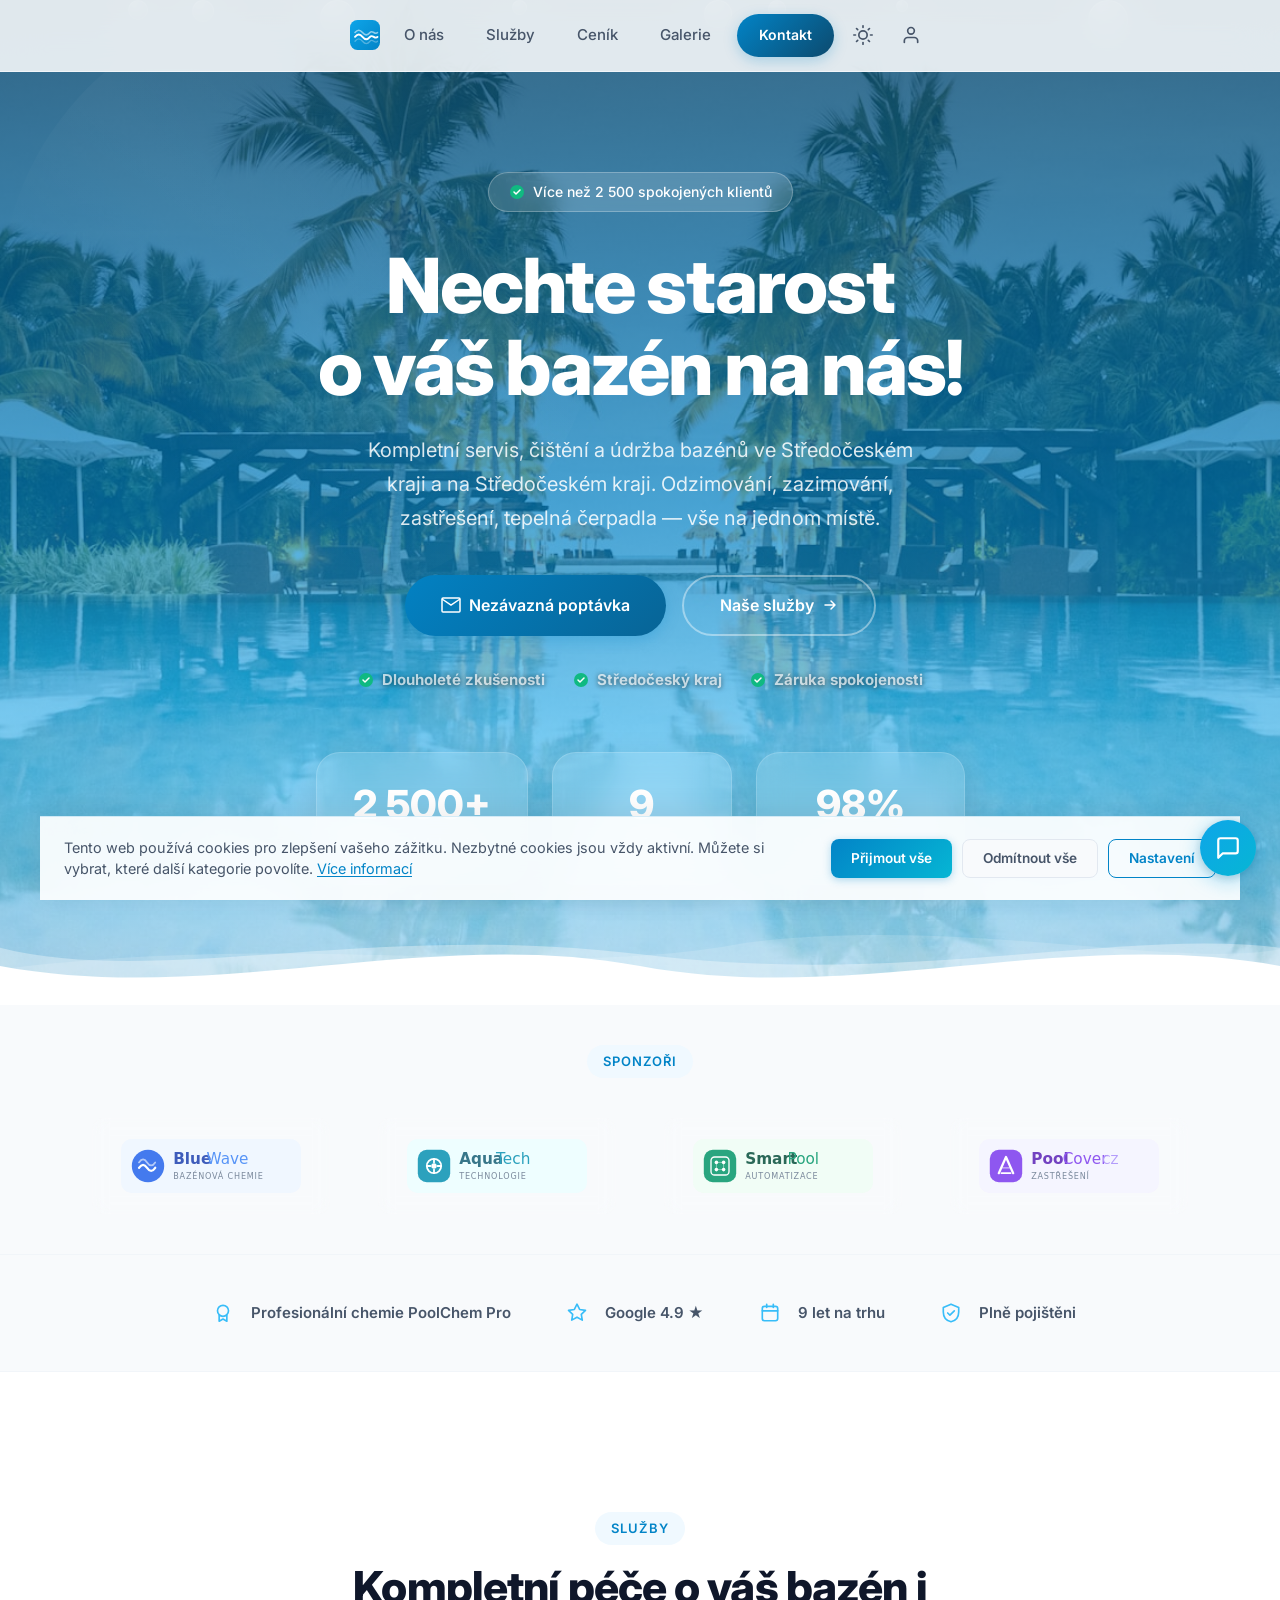
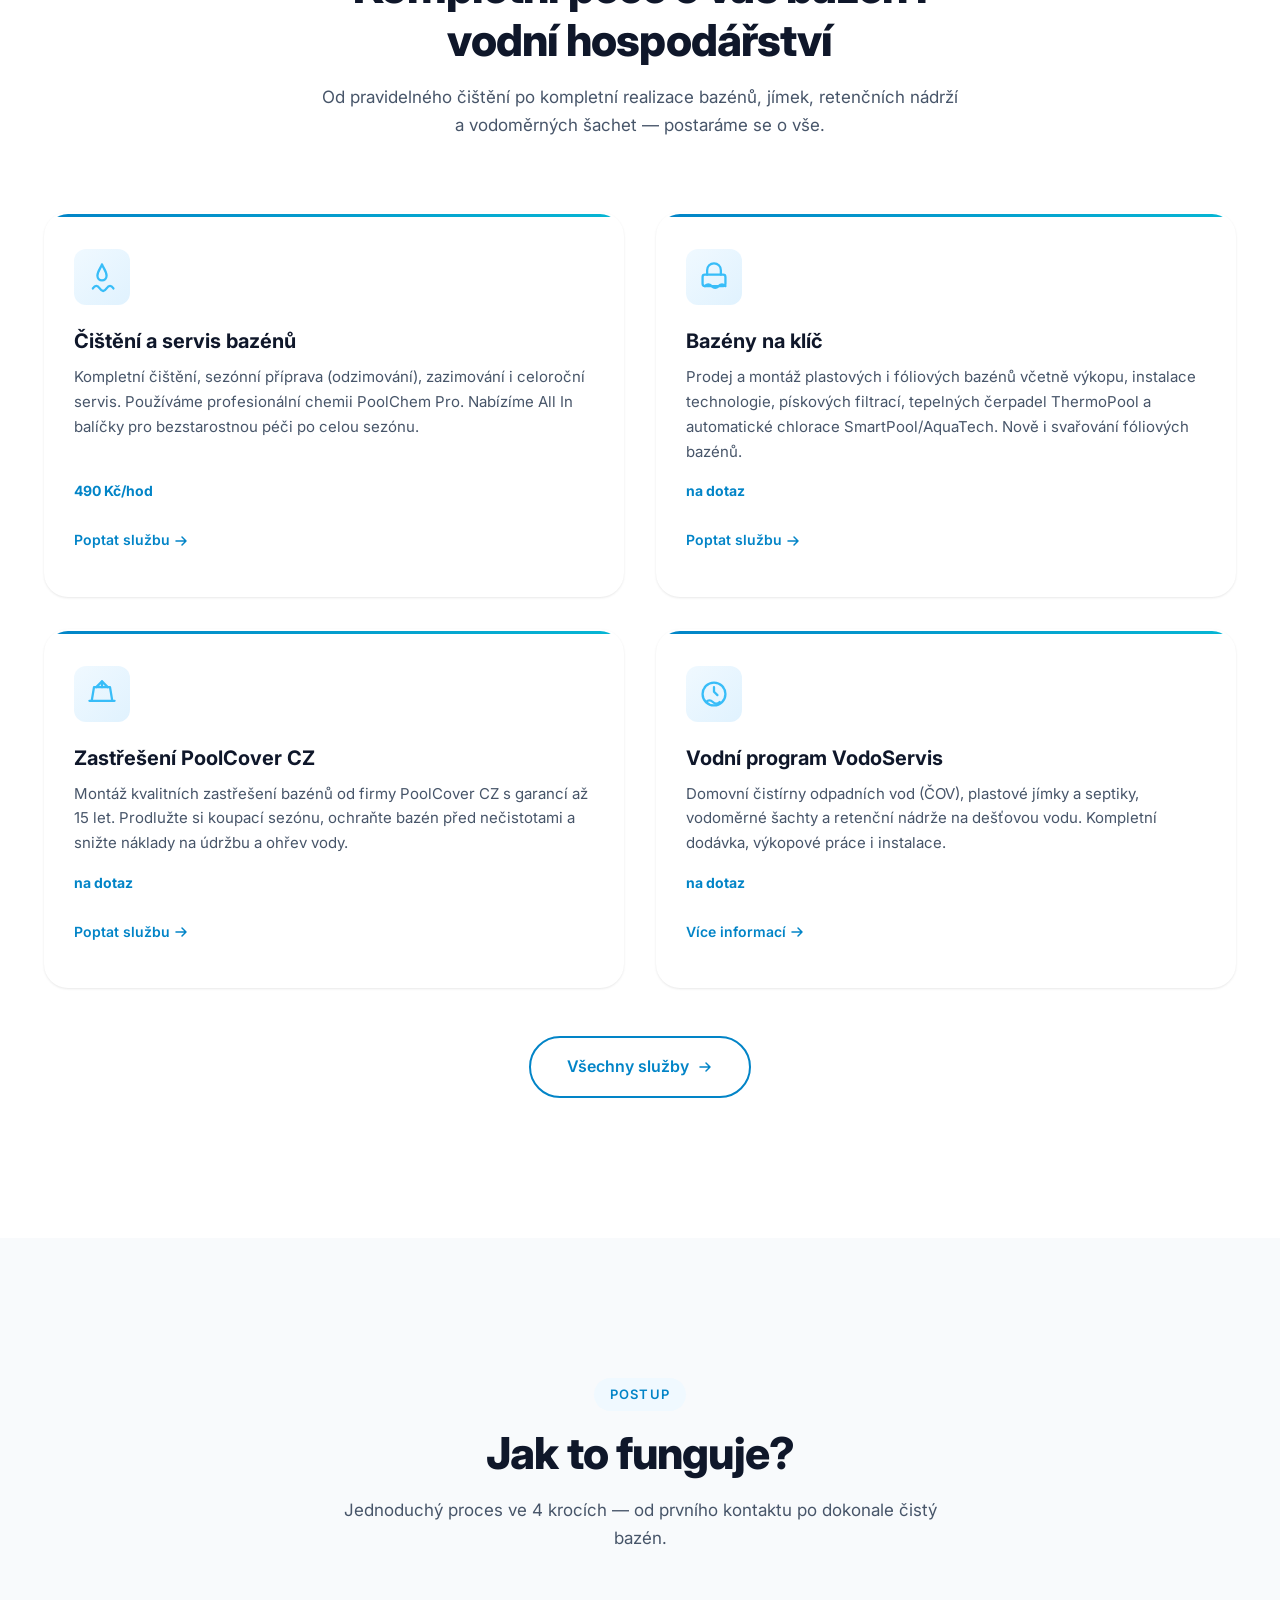
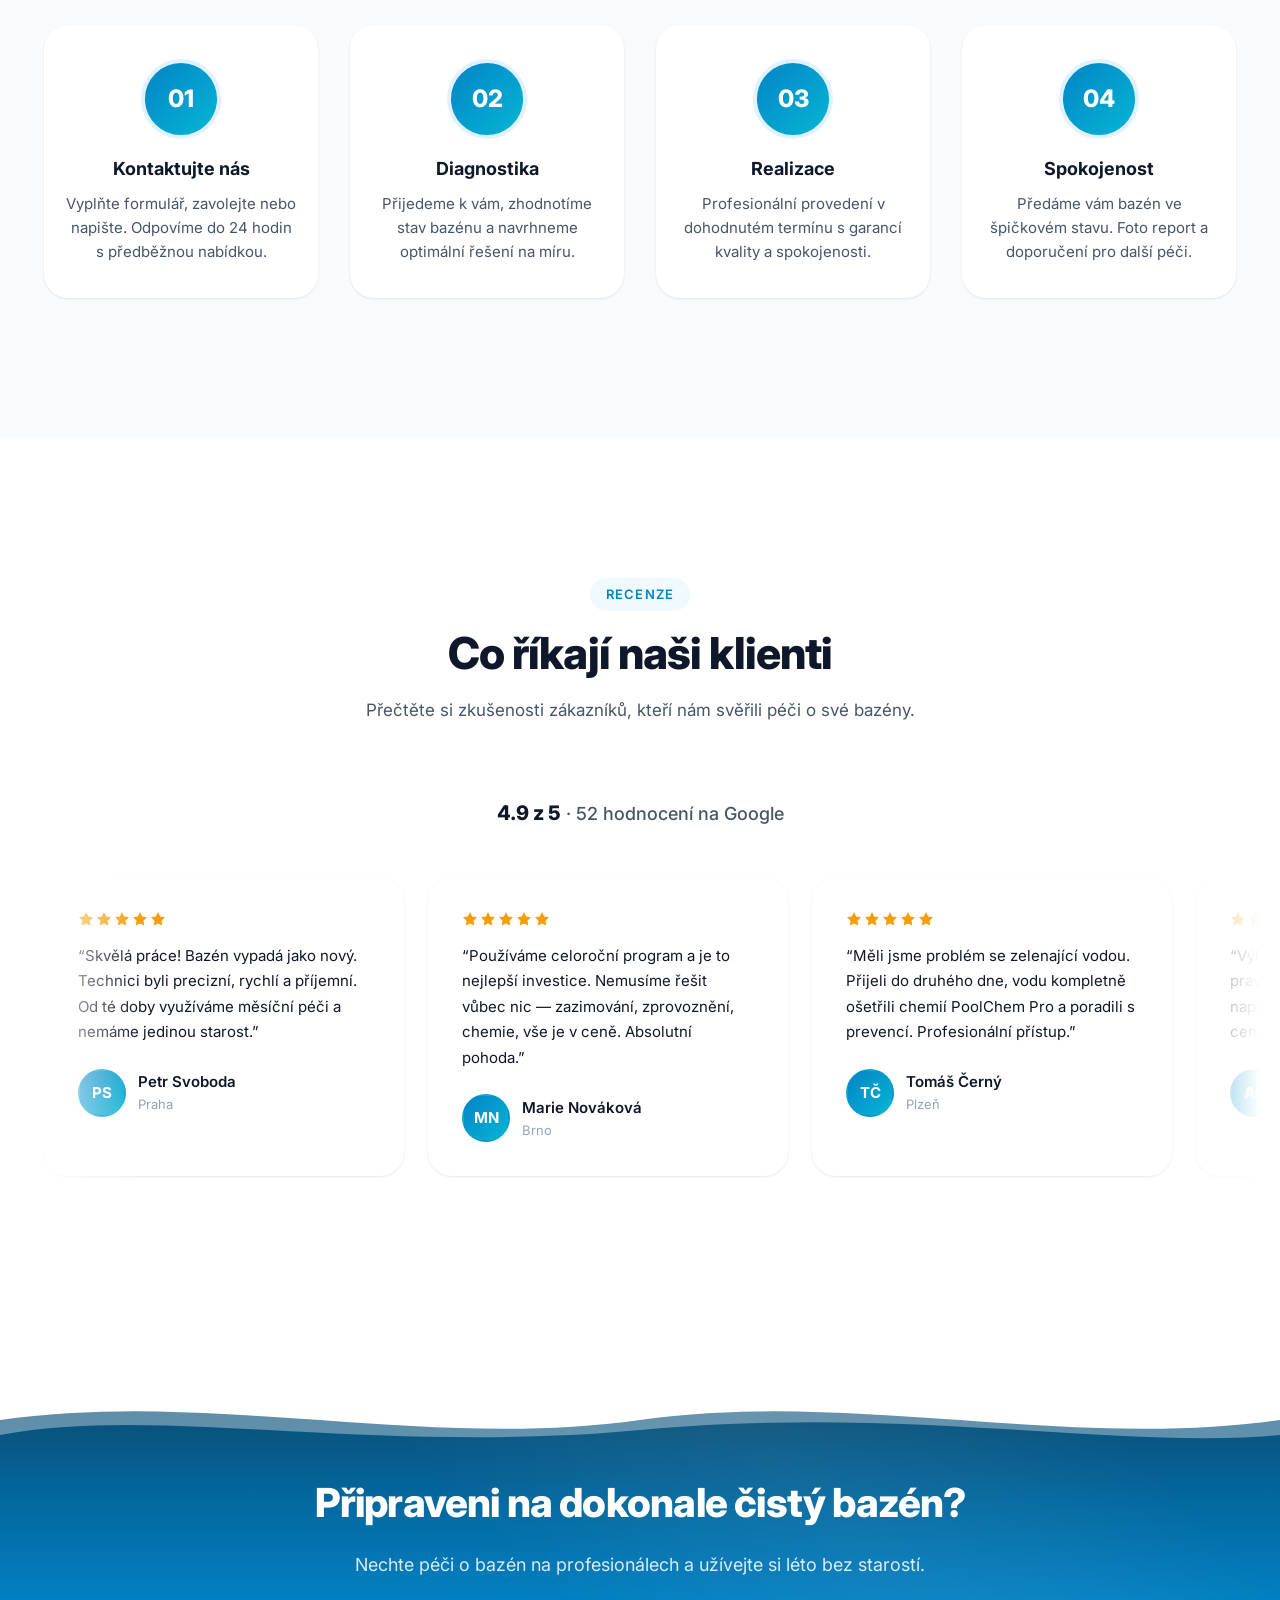
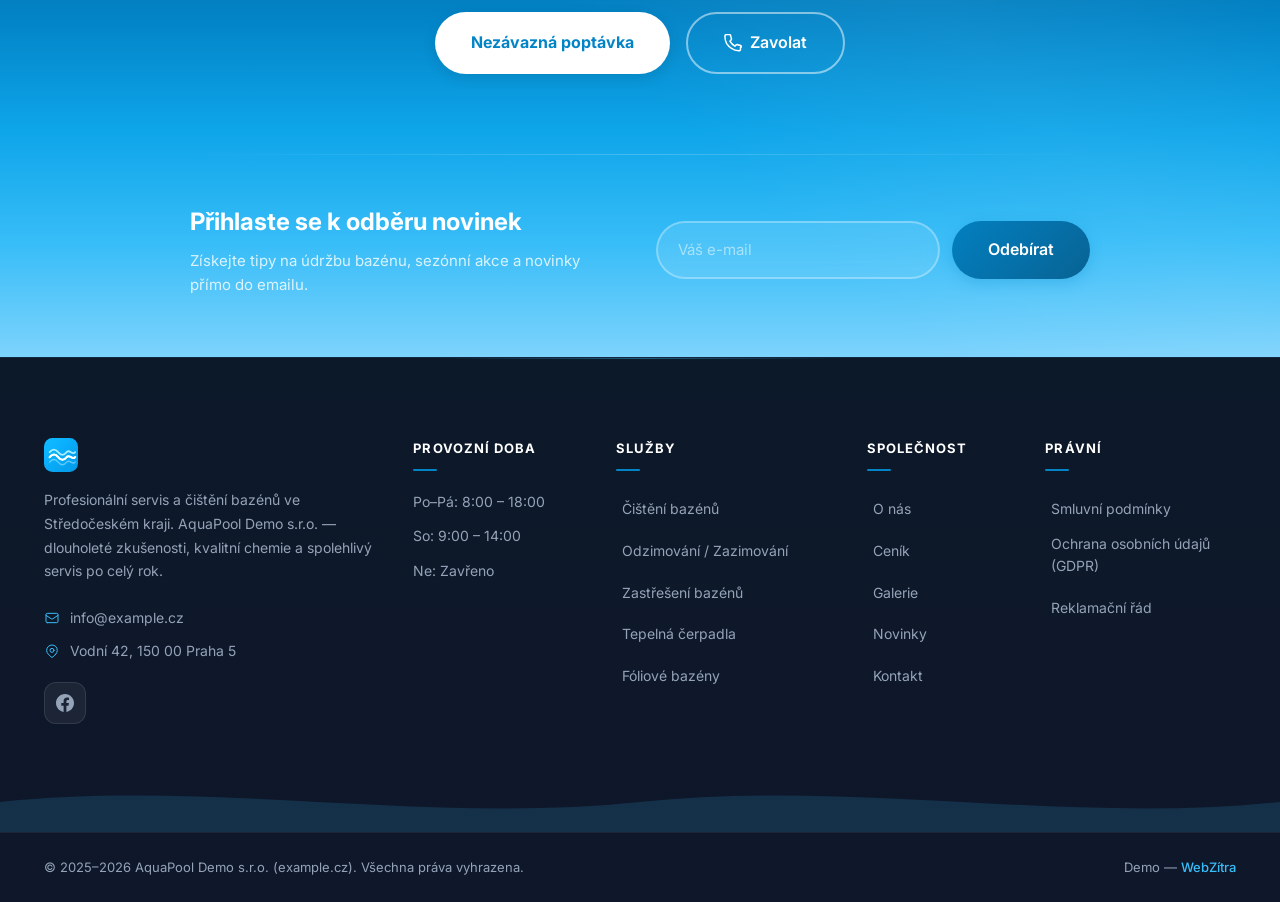
<file: index.html>
<!DOCTYPE html>
<html lang="cs">
<head>
    <meta charset="UTF-8">
    <link rel="icon" type="image/svg+xml" href="pool-icon.svg">
    <meta name="viewport" content="width=device-width, initial-scale=1.0">
    <title>AquaPool – Servis a údržba bazénů | Demo</title>
    <meta name="description" content="Kompletní servis, čištění a údržba bazénů ve Středočeském kraji. Odzimování, zazimování, zastřešení, tepelná čerpadla. AquaPool Demo s.r.o.">
    <meta name="keywords" content="čištění bazénů, servis bazénů, údržba bazénů, Středočeský kraj, Středočeský kraj, zazimování, odzimování, zastřešení bazénů, bazénová chemie, Praha">
    <meta name="author" content="AquaPool Demo s.r.o.">
    <meta name="robots" content="index, follow">
    <link rel="canonical" href="https://demo-aquapool.netlify.app/">

    <!-- Open Graph -->
    <meta property="og:title" content="AquaPool – Servis a údržba bazénů | Demo">
    <meta property="og:description" content="Kompletní servis, čištění a údržba bazénů ve Středočeském kraji. AquaPool Demo s.r.o.">
    <meta property="og:type" content="website">
    <meta property="og:locale" content="cs_CZ">
    <meta property="og:url" content="https://demo-aquapool.netlify.app/">
    <meta property="og:image" content="images/gallery/hero-main.jpg">

    <link rel="apple-touch-icon" href="pool-icon.svg">
    <link rel="manifest" href="manifest.json">
    <meta name="theme-color" content="#0284c7">

    <script>(function(){var t=localStorage.getItem('theme');if(t)document.documentElement.setAttribute('data-theme',t);})()</script>

    <!-- Fonts -->
    <link rel="preconnect" href="https://fonts.googleapis.com">
    <link rel="preconnect" href="https://fonts.gstatic.com" crossorigin>
    <link rel="preload" href="https://fonts.googleapis.com/css2?family=Inter:wght@400;500;600;700;800&display=swap" as="style">
    <link href="https://fonts.googleapis.com/css2?family=Inter:wght@400;500;600;700;800&display=swap" rel="stylesheet">

    <!-- Styles -->
    <link rel="stylesheet" href="css/style.css?v=14">
    <link rel="stylesheet" href="css/hero.css?v=14">
    <link rel="stylesheet" href="css/cookies.css?v=14">
    <link rel="stylesheet" href="css/ai-chat.css?v=1">

    <!-- Structured Data: LocalBusiness -->
    <script type="application/ld+json">
    {
        "@context": "https://schema.org",
        "@type": "LocalBusiness",
        "name": "AquaPool Demo s.r.o.",
        "description": "Profesionální servis a čištění bazénů ve Středočeském kraji",
        "url": "https://demo-aquapool.netlify.app",
        "telephone": "+420600000000",
        "email": "info@example.cz",
        "address": {
            "@type": "PostalAddress",
            "streetAddress": "Vodní 42",
            "addressLocality": "Praha 5",
            "postalCode": "150 00",
            "addressCountry": "CZ"
        },
        "areaServed": "Středočeský kraj",
        "serviceType": ["Čištění bazénů", "Servis bazénů", "Zastřešení bazénů", "Zazimování", "Odzimování", "Čistírny odpadních vod", "Plastové jímky", "Vodoměrné šachty", "Retenční nádrže"],
        "aggregateRating": {
            "@type": "AggregateRating",
            "ratingValue": "4.9",
            "reviewCount": "47"
        }
    }
    </script>
</head>
<body>
    <a href="#main-content" class="skip-link">Přejít na obsah</a>

    <!-- Scroll Progress Bar -->
    <div class="scroll-progress" id="scrollProgress"></div>

    <!-- ===================== NAVBAR ===================== -->
    <nav class="navbar" id="navbar">
        <div class="container nav-container">
            <a href="index.html" class="nav-logo">
                <img src="images/logos/logo-aquapool.svg" alt="AquaPool Demo s.r.o." height="36">
            </a>
            <div class="nav-links" id="navLinks">
                <a href="o-nas.html">O nás</a>
                <a href="sluzby.html">Služby</a>
                <a href="cenik.html">Ceník</a>
                <a href="galerie.html">Galerie</a>
                <a href="kontakt.html" class="nav-cta-btn btn btn-sm btn-primary">Kontakt</a>
                <button class="theme-toggle" id="themeToggle" aria-label="Přepnout tmavý režim" title="Tmavý/světlý režim">
                    <svg class="theme-icon-sun" width="20" height="20" viewBox="0 0 24 24" fill="none" stroke="currentColor" stroke-width="2" stroke-linecap="round" stroke-linejoin="round"><circle cx="12" cy="12" r="5"/><line x1="12" y1="1" x2="12" y2="3"/><line x1="12" y1="21" x2="12" y2="23"/><line x1="4.22" y1="4.22" x2="5.64" y2="5.64"/><line x1="18.36" y1="18.36" x2="19.78" y2="19.78"/><line x1="1" y1="12" x2="3" y2="12"/><line x1="21" y1="12" x2="23" y2="12"/><line x1="4.22" y1="19.78" x2="5.64" y2="18.36"/><line x1="18.36" y1="5.64" x2="19.78" y2="4.22"/></svg>
                    <svg class="theme-icon-moon" width="20" height="20" viewBox="0 0 24 24" fill="none" stroke="currentColor" stroke-width="2" stroke-linecap="round" stroke-linejoin="round"><path d="M21 12.79A9 9 0 1 1 11.21 3 7 7 0 0 0 21 12.79z"/></svg>
                    <span class="nav-icon-label theme-label">Tmavý režim</span>
                </button>
                <a href="prihlaseni.html" class="nav-user-btn" aria-label="Přihlášení / Registrace" title="Přihlášení">
                    <svg width="20" height="20" viewBox="0 0 24 24" fill="none" stroke="currentColor" stroke-width="2" stroke-linecap="round" stroke-linejoin="round"><path d="M20 21v-2a4 4 0 0 0-4-4H8a4 4 0 0 0-4 4v2"/><circle cx="12" cy="7" r="4"/></svg>
                    <span class="nav-icon-label">Přihlášení</span>
                </a>
            </div>
            <button class="nav-toggle" id="navToggle" aria-label="Menu" aria-expanded="false">
                <span></span><span></span><span></span>
            </button>
        </div>
    </nav>

    <main id="main-content">

    <!-- ===================== HERO ===================== -->
    <header class="hero hero-water">
        <!-- Background Photo -->
        <div class="hero-water-bg" style="background-image: url('images/gallery/hero-main.jpg');" aria-hidden="true"></div>
        <!-- Water Animation Elements -->
        <div class="hero-bubbles">
            <div class="hero-bubble" style="left: 10%; width: 20px; height: 20px; animation-duration: 12s; animation-delay: 0s;"></div>
            <div class="hero-bubble" style="left: 25%; width: 35px; height: 35px; animation-duration: 16s; animation-delay: 2s;"></div>
            <div class="hero-bubble" style="left: 40%; width: 15px; height: 15px; animation-duration: 10s; animation-delay: 4s;"></div>
            <div class="hero-bubble" style="left: 55%; width: 28px; height: 28px; animation-duration: 14s; animation-delay: 1s;"></div>
            <div class="hero-bubble" style="left: 70%; width: 12px; height: 12px; animation-duration: 18s; animation-delay: 3s;"></div>
            <div class="hero-bubble" style="left: 85%; width: 40px; height: 40px; animation-duration: 20s; animation-delay: 5s;"></div>
            <div class="hero-bubble" style="left: 15%; width: 22px; height: 22px; animation-duration: 15s; animation-delay: 7s;"></div>
            <div class="hero-bubble" style="left: 60%; width: 18px; height: 18px; animation-duration: 11s; animation-delay: 6s;"></div>
        </div>
        <div class="hero-waves">
            <div class="hero-wave hero-wave--1"></div>
            <div class="hero-wave hero-wave--2"></div>
            <div class="hero-wave hero-wave--3"></div>
        </div>

        <div class="container hero-content">
            <div class="hero-badge animate-on-scroll">
                <svg width="16" height="16" viewBox="0 0 16 16" fill="none" aria-hidden="true">
                    <circle cx="8" cy="8" r="7" fill="#10b981"/>
                    <path d="M5 8l2 2 4-4" stroke="white" stroke-width="1.5" stroke-linecap="round" stroke-linejoin="round"/>
                </svg>
                Více než 2 500 spokojených klientů
            </div>
            <h1 class="hero-title animate-on-scroll">
                Nechte starost<br>o váš bazén na nás!
            </h1>
            <p class="hero-text animate-on-scroll">
                Kompletní servis, čištění a údržba bazénů ve Středočeském kraji a na Středočeském kraji.
                Odzimování, zazimování, zastřešení, tepelná čerpadla — vše na jednom místě.
            </p>
            <div class="hero-btns animate-on-scroll">
                <a href="kontakt.html" class="btn btn-primary btn-lg">
                    <svg width="20" height="20" viewBox="0 0 20 20" fill="none" aria-hidden="true">
                        <path d="M2 3h16a1 1 0 011 1v12a1 1 0 01-1 1H2a1 1 0 01-1-1V4a1 1 0 011-1z" stroke="currentColor" stroke-width="1.5"/>
                        <path d="M1 4l9 6 9-6" stroke="currentColor" stroke-width="1.5"/>
                    </svg>
                    Nezávazná poptávka
                </a>
                <a href="sluzby.html" class="btn btn-ghost btn-lg">
                    Naše služby
                    <svg width="16" height="16" viewBox="0 0 16 16" fill="none" aria-hidden="true">
                        <path d="M3 8h10M9 4l4 4-4 4" stroke="currentColor" stroke-width="1.5" stroke-linecap="round" stroke-linejoin="round"/>
                    </svg>
                </a>
            </div>
            <div class="hero-trust animate-on-scroll">
                <span class="hero-trust-item">
                    <svg width="16" height="16" viewBox="0 0 16 16" fill="none" aria-hidden="true"><circle cx="8" cy="8" r="7" fill="#10b981"/><path d="M5 8l2 2 4-4" stroke="white" stroke-width="1.5" stroke-linecap="round" stroke-linejoin="round"/></svg>
                    Dlouholeté zkušenosti
                </span>
                <span class="hero-trust-item">
                    <svg width="16" height="16" viewBox="0 0 16 16" fill="none" aria-hidden="true"><circle cx="8" cy="8" r="7" fill="#10b981"/><path d="M5 8l2 2 4-4" stroke="white" stroke-width="1.5" stroke-linecap="round" stroke-linejoin="round"/></svg>
                    Středočeský kraj
                </span>
                <span class="hero-trust-item">
                    <svg width="16" height="16" viewBox="0 0 16 16" fill="none" aria-hidden="true"><circle cx="8" cy="8" r="7" fill="#10b981"/><path d="M5 8l2 2 4-4" stroke="white" stroke-width="1.5" stroke-linecap="round" stroke-linejoin="round"/></svg>
                    Záruka spokojenosti
                </span>
            </div>
            <div class="hero-stats animate-on-scroll">
                <div class="stat-card">
                    <span class="stat-number" data-target="2500" data-suffix="+">0</span>
                    <span class="stat-label">Ošetřených bazénů</span>
                </div>
                <div class="stat-card">
                    <span class="stat-number" data-target="9">0</span>
                    <span class="stat-label">Let zkušeností</span>
                </div>
                <div class="stat-card">
                    <span class="stat-number" data-target="98" data-suffix="%">0</span>
                    <span class="stat-label">Spokojených klientů</span>
                </div>
            </div>
        </div>
    </header>

    <!-- ===================== SPONZOŘI ===================== -->
    <section class="social-proof sponsors-bar">
        <div class="container">
            <div class="section-header animate-on-scroll" style="margin-bottom: 24px;">
                <span class="section-tag">Sponzoři</span>
            </div>
            <div class="sponsors-grid animate-on-scroll">
                <div class="sponsor-logo">
                    <img src="images/logos/bluewave.svg" alt="BlueWave — bazénová chemie" width="180" height="54" loading="lazy" decoding="async">
                </div>
                <div class="sponsor-logo">
                    <img src="images/logos/aquatech.svg" alt="AquaTech — bazénová technologie" width="180" height="54" loading="lazy" decoding="async">
                </div>
                <div class="sponsor-logo">
                    <img src="images/logos/smartpool.svg" alt="SmartPool — automatizace úpravy vody" width="180" height="54" loading="lazy" decoding="async">
                </div>
                <div class="sponsor-logo">
                    <img src="images/logos/poolcover.svg" alt="PoolCover CZ — zastřešení bazénů" width="180" height="54" loading="lazy" decoding="async">
                </div>
            </div>
        </div>
    </section>

    <!-- ===================== SOCIAL PROOF ===================== -->
    <div class="social-proof">
        <div class="container">
            <div class="social-proof-inner">
                <div class="social-proof-item">
                    <div class="social-proof-icon">
                        <svg width="20" height="20" viewBox="0 0 20 20" fill="none" stroke="#38bdf8" stroke-width="1.5" stroke-linecap="round" stroke-linejoin="round" aria-hidden="true">
                            <circle cx="10" cy="8" r="5"/>
                            <path d="M6.5 12v5.5l3.5-2 3.5 2V12"/>
                        </svg>
                    </div>
                    Profesionální chemie PoolChem Pro
                </div>
                <div class="social-proof-item">
                    <div class="social-proof-icon">
                        <svg width="20" height="20" viewBox="0 0 20 20" fill="none" stroke="#38bdf8" stroke-width="1.5" stroke-linecap="round" stroke-linejoin="round" aria-hidden="true">
                            <path d="M10 2l2.4 4.8 5.3.8-3.8 3.7.9 5.2L10 13.8l-4.8 2.7.9-5.2L2.3 7.6l5.3-.8z"/>
                        </svg>
                    </div>
                    Google 4.9 ★
                </div>
                <div class="social-proof-item">
                    <div class="social-proof-icon">
                        <svg width="20" height="20" viewBox="0 0 20 20" fill="none" stroke="#38bdf8" stroke-width="1.5" stroke-linecap="round" stroke-linejoin="round" aria-hidden="true">
                            <rect x="3" y="4" width="14" height="13" rx="2"/>
                            <path d="M3 8h14"/>
                            <path d="M7 2v3M13 2v3"/>
                        </svg>
                    </div>
                    9 let na trhu
                </div>
                <div class="social-proof-item">
                    <div class="social-proof-icon">
                        <svg width="20" height="20" viewBox="0 0 20 20" fill="none" stroke="#38bdf8" stroke-width="1.5" stroke-linecap="round" stroke-linejoin="round" aria-hidden="true">
                            <path d="M10 2l7 3v4c0 5-3 8-7 9-4-1-7-4-7-9V5l7-3z"/>
                            <path d="M7 10l2 2 4-4"/>
                        </svg>
                    </div>
                    Plně pojištěni
                </div>
            </div>
        </div>
    </div>

    <!-- ===================== SLUŽBY (PREVIEW) ===================== -->
    <section class="section" id="sluzby">
        <div class="container">
            <div class="section-header animate-on-scroll">
                <span class="section-tag">Služby</span>
                <h2 class="section-title">Kompletní péče o váš bazén i vodní hospodářství</h2>
                <p class="section-desc">Od pravidelného čištění po kompletní realizace bazénů, jímek, retenčních nádrží a vodoměrných šachet — postaráme se o vše.</p>
            </div>
            <div class="services-grid">
                <div class="service-card animate-on-scroll">
                    <div class="service-accent"></div>
                    <div class="service-card-body">
                        <div class="service-icon">
                            <svg width="32" height="32" viewBox="0 0 28 28" fill="none" stroke="#38bdf8" stroke-width="2" stroke-linecap="round" stroke-linejoin="round" aria-hidden="true">
                                <path d="M14 3c-1 3-4 6-4 10a4 4 0 008 0c0-4-3-7-4-10z"/>
                                <path d="M6 24c2-3 4-3 6 0s4 3 6 0 4-3 6 0"/>
                            </svg>
                        </div>
                        <h3>Čištění a servis bazénů</h3>
                        <p>Kompletní čištění, sezónní příprava (odzimování), zazimování i celoroční servis. Používáme profesionální chemii PoolChem Pro. Nabízíme All In balíčky pro bezstarostnou péči po celou sezónu.</p>
                        <span class="service-price">490 Kč/hod</span>
                        <a href="kontakt.html?service=cisteni" class="service-link">
                            Poptat službu
                            <svg width="14" height="14" viewBox="0 0 14 14" fill="none" aria-hidden="true"><path d="M2 7h10M8 3l4 4-4 4" stroke="currentColor" stroke-width="1.5" stroke-linecap="round" stroke-linejoin="round"/></svg>
                        </a>
                    </div>
                </div>
                <div class="service-card animate-on-scroll">
                    <div class="service-accent"></div>
                    <div class="service-card-body">
                        <div class="service-icon">
                            <svg width="32" height="32" viewBox="0 0 28 28" fill="none" stroke="#38bdf8" stroke-width="2" stroke-linecap="round" stroke-linejoin="round" aria-hidden="true">
                                <rect x="4" y="12" width="20" height="10" rx="2"/>
                                <path d="M8 12V8a6 6 0 0112 0v4"/>
                                <path d="M6 22c2-2 4-2 6 0s4 2 6 0 4-2 6 0"/>
                            </svg>
                        </div>
                        <h3>Bazény na klíč</h3>
                        <p>Prodej a montáž plastových i fóliových bazénů včetně výkopu, instalace technologie, pískových filtrací, tepelných čerpadel ThermoPool a automatické chlorace SmartPool/AquaTech. Nově i svařování fóliových bazénů.</p>
                        <span class="service-price">na dotaz</span>
                        <a href="kontakt.html?service=bazeny" class="service-link">
                            Poptat službu
                            <svg width="14" height="14" viewBox="0 0 14 14" fill="none" aria-hidden="true"><path d="M2 7h10M8 3l4 4-4 4" stroke="currentColor" stroke-width="1.5" stroke-linecap="round" stroke-linejoin="round"/></svg>
                        </a>
                    </div>
                </div>
                <div class="service-card animate-on-scroll">
                    <div class="service-accent"></div>
                    <div class="service-card-body">
                        <div class="service-icon">
                            <svg width="32" height="32" viewBox="0 0 28 28" fill="none" stroke="#38bdf8" stroke-width="2" stroke-linecap="round" stroke-linejoin="round" aria-hidden="true">
                                <path d="M3 20h22"/>
                                <path d="M5 20l2-12h14l2 12"/>
                                <path d="M9 8l5-5 5 5"/>
                                <path d="M14 3v5"/>
                            </svg>
                        </div>
                        <h3>Zastřešení PoolCover CZ</h3>
                        <p>Montáž kvalitních zastřešení bazénů od firmy PoolCover CZ s garancí až 15 let. Prodlužte si koupací sezónu, ochraňte bazén před nečistotami a snižte náklady na údržbu a ohřev vody.</p>
                        <span class="service-price">na dotaz</span>
                        <a href="kontakt.html?service=zastreseni" class="service-link">
                            Poptat službu
                            <svg width="14" height="14" viewBox="0 0 14 14" fill="none" aria-hidden="true"><path d="M2 7h10M8 3l4 4-4 4" stroke="currentColor" stroke-width="1.5" stroke-linecap="round" stroke-linejoin="round"/></svg>
                        </a>
                    </div>
                </div>
                <div class="service-card animate-on-scroll">
                    <div class="service-accent"></div>
                    <div class="service-card-body">
                        <div class="service-icon">
                            <svg width="32" height="32" viewBox="0 0 28 28" fill="none" stroke="#38bdf8" stroke-width="2" stroke-linecap="round" stroke-linejoin="round" aria-hidden="true">
                                <circle cx="14" cy="14" r="10"/>
                                <path d="M14 8v4l3 3"/>
                                <path d="M7 21c2-2 4-2 6 0s4 2 6 0"/>
                            </svg>
                        </div>
                        <h3>Vodní program VodoServis</h3>
                        <p>Domovní čistírny odpadních vod (ČOV), plastové jímky a septiky, vodoměrné šachty a retenční nádrže na dešťovou vodu. Kompletní dodávka, výkopové práce i instalace.</p>
                        <span class="service-price">na dotaz</span>
                        <a href="sluzby.html#vodoservis" class="service-link">
                            Více informací
                            <svg width="14" height="14" viewBox="0 0 14 14" fill="none" aria-hidden="true"><path d="M2 7h10M8 3l4 4-4 4" stroke="currentColor" stroke-width="1.5" stroke-linecap="round" stroke-linejoin="round"/></svg>
                        </a>
                    </div>
                </div>
            </div>
            <div class="section-cta animate-on-scroll">
                <a href="sluzby.html" class="btn btn-outline btn-lg">
                    Všechny služby
                    <svg width="16" height="16" viewBox="0 0 16 16" fill="none" aria-hidden="true">
                        <path d="M3 8h10M9 4l4 4-4 4" stroke="currentColor" stroke-width="1.5" stroke-linecap="round" stroke-linejoin="round"/>
                    </svg>
                </a>
            </div>
        </div>
    </section>

    <!-- ===================== JAK TO FUNGUJE ===================== -->
    <section class="section section-alt" id="jak-to-funguje">
        <div class="container">
            <div class="section-header animate-on-scroll">
                <span class="section-tag">Postup</span>
                <h2 class="section-title">Jak to funguje?</h2>
                <p class="section-desc">Jednoduchý proces ve 4 krocích — od prvního kontaktu po dokonale čistý bazén.</p>
            </div>
            <div class="steps-grid">
                <div class="step-card animate-on-scroll">
                    <div class="step-number">01</div>
                    <div class="step-content">
                        <h3>Kontaktujte nás</h3>
                        <p>Vyplňte formulář, zavolejte nebo napište. Odpovíme do 24 hodin s předběžnou nabídkou.</p>
                    </div>
                </div>
                <div class="step-card animate-on-scroll">
                    <div class="step-number">02</div>
                    <div class="step-content">
                        <h3>Diagnostika</h3>
                        <p>Přijedeme k vám, zhodnotíme stav bazénu a navrhneme optimální řešení na míru.</p>
                    </div>
                </div>
                <div class="step-card animate-on-scroll">
                    <div class="step-number">03</div>
                    <div class="step-content">
                        <h3>Realizace</h3>
                        <p>Profesionální provedení v dohodnutém termínu s garancí kvality a spokojenosti.</p>
                    </div>
                </div>
                <div class="step-card animate-on-scroll">
                    <div class="step-number">04</div>
                    <div class="step-content">
                        <h3>Spokojenost</h3>
                        <p>Předáme vám bazén ve špičkovém stavu. Foto report a doporučení pro další péči.</p>
                    </div>
                </div>
            </div>
        </div>
    </section>

    <!-- ===================== RECENZE ===================== -->
    <section class="section" id="recenze">
        <div class="container">
            <div class="section-header animate-on-scroll">
                <span class="section-tag">Recenze</span>
                <h2 class="section-title">Co říkají naši klienti</h2>
                <p class="section-desc">Přečtěte si zkušenosti zákazníků, kteří nám svěřili péči o své bazény.</p>
            </div>
            <div class="aggregate-rating animate-on-scroll">
                <strong>4.9 z 5</strong> &middot; 52 hodnocení na Google
            </div>
            <div class="testimonials-carousel">
                <div class="testimonials-track" id="testimonialsTrack">
                    <!-- Card 1 -->
                    <div class="testimonial-card">
                        <div class="testimonial-stars" aria-label="5 z 5 hvězd">
                            <svg width="16" height="16" viewBox="0 0 16 16" aria-hidden="true"><path d="M8 1l2.2 4.6L15 6.3l-3.5 3.4.8 4.9L8 12.4l-4.3 2.2.8-4.9L1 6.3l4.8-.7z" fill="#f59e0b"/></svg>
                            <svg width="16" height="16" viewBox="0 0 16 16" aria-hidden="true"><path d="M8 1l2.2 4.6L15 6.3l-3.5 3.4.8 4.9L8 12.4l-4.3 2.2.8-4.9L1 6.3l4.8-.7z" fill="#f59e0b"/></svg>
                            <svg width="16" height="16" viewBox="0 0 16 16" aria-hidden="true"><path d="M8 1l2.2 4.6L15 6.3l-3.5 3.4.8 4.9L8 12.4l-4.3 2.2.8-4.9L1 6.3l4.8-.7z" fill="#f59e0b"/></svg>
                            <svg width="16" height="16" viewBox="0 0 16 16" aria-hidden="true"><path d="M8 1l2.2 4.6L15 6.3l-3.5 3.4.8 4.9L8 12.4l-4.3 2.2.8-4.9L1 6.3l4.8-.7z" fill="#f59e0b"/></svg>
                            <svg width="16" height="16" viewBox="0 0 16 16" aria-hidden="true"><path d="M8 1l2.2 4.6L15 6.3l-3.5 3.4.8 4.9L8 12.4l-4.3 2.2.8-4.9L1 6.3l4.8-.7z" fill="#f59e0b"/></svg>
                        </div>
                        <p class="testimonial-text">&ldquo;Skvělá práce! Bazén vypadá jako nový. Technici byli precizní, rychlí a příjemní. Od té doby využíváme měsíční péči a nemáme jedinou starost.&rdquo;</p>
                        <div class="testimonial-author">
                            <div class="testimonial-avatar" aria-hidden="true">PS</div>
                            <div>
                                <div class="testimonial-name">Petr Svoboda</div>
                                <div class="testimonial-location">Praha</div>
                            </div>
                        </div>
                    </div>
                    <!-- Card 2 -->
                    <div class="testimonial-card">
                        <div class="testimonial-stars" aria-label="5 z 5 hvězd">
                            <svg width="16" height="16" viewBox="0 0 16 16" aria-hidden="true"><path d="M8 1l2.2 4.6L15 6.3l-3.5 3.4.8 4.9L8 12.4l-4.3 2.2.8-4.9L1 6.3l4.8-.7z" fill="#f59e0b"/></svg>
                            <svg width="16" height="16" viewBox="0 0 16 16" aria-hidden="true"><path d="M8 1l2.2 4.6L15 6.3l-3.5 3.4.8 4.9L8 12.4l-4.3 2.2.8-4.9L1 6.3l4.8-.7z" fill="#f59e0b"/></svg>
                            <svg width="16" height="16" viewBox="0 0 16 16" aria-hidden="true"><path d="M8 1l2.2 4.6L15 6.3l-3.5 3.4.8 4.9L8 12.4l-4.3 2.2.8-4.9L1 6.3l4.8-.7z" fill="#f59e0b"/></svg>
                            <svg width="16" height="16" viewBox="0 0 16 16" aria-hidden="true"><path d="M8 1l2.2 4.6L15 6.3l-3.5 3.4.8 4.9L8 12.4l-4.3 2.2.8-4.9L1 6.3l4.8-.7z" fill="#f59e0b"/></svg>
                            <svg width="16" height="16" viewBox="0 0 16 16" aria-hidden="true"><path d="M8 1l2.2 4.6L15 6.3l-3.5 3.4.8 4.9L8 12.4l-4.3 2.2.8-4.9L1 6.3l4.8-.7z" fill="#f59e0b"/></svg>
                        </div>
                        <p class="testimonial-text">&ldquo;Používáme celoroční program a je to nejlepší investice. Nemusíme řešit vůbec nic — zazimování, zprovoznění, chemie, vše je v ceně. Absolutní pohoda.&rdquo;</p>
                        <div class="testimonial-author">
                            <div class="testimonial-avatar" aria-hidden="true">MN</div>
                            <div>
                                <div class="testimonial-name">Marie Nováková</div>
                                <div class="testimonial-location">Brno</div>
                            </div>
                        </div>
                    </div>
                    <!-- Card 3 -->
                    <div class="testimonial-card">
                        <div class="testimonial-stars" aria-label="5 z 5 hvězd">
                            <svg width="16" height="16" viewBox="0 0 16 16" aria-hidden="true"><path d="M8 1l2.2 4.6L15 6.3l-3.5 3.4.8 4.9L8 12.4l-4.3 2.2.8-4.9L1 6.3l4.8-.7z" fill="#f59e0b"/></svg><svg width="16" height="16" viewBox="0 0 16 16" aria-hidden="true"><path d="M8 1l2.2 4.6L15 6.3l-3.5 3.4.8 4.9L8 12.4l-4.3 2.2.8-4.9L1 6.3l4.8-.7z" fill="#f59e0b"/></svg><svg width="16" height="16" viewBox="0 0 16 16" aria-hidden="true"><path d="M8 1l2.2 4.6L15 6.3l-3.5 3.4.8 4.9L8 12.4l-4.3 2.2.8-4.9L1 6.3l4.8-.7z" fill="#f59e0b"/></svg><svg width="16" height="16" viewBox="0 0 16 16" aria-hidden="true"><path d="M8 1l2.2 4.6L15 6.3l-3.5 3.4.8 4.9L8 12.4l-4.3 2.2.8-4.9L1 6.3l4.8-.7z" fill="#f59e0b"/></svg><svg width="16" height="16" viewBox="0 0 16 16" aria-hidden="true"><path d="M8 1l2.2 4.6L15 6.3l-3.5 3.4.8 4.9L8 12.4l-4.3 2.2.8-4.9L1 6.3l4.8-.7z" fill="#f59e0b"/></svg>
                        </div>
                        <p class="testimonial-text">&ldquo;Měli jsme problém se zelenající vodou. Přijeli do druhého dne, vodu kompletně ošetřili chemií PoolChem Pro a poradili s prevencí. Profesionální přístup.&rdquo;</p>
                        <div class="testimonial-author">
                            <div class="testimonial-avatar" aria-hidden="true">TČ</div>
                            <div>
                                <div class="testimonial-name">Tomáš Černý</div>
                                <div class="testimonial-location">Plzeň</div>
                            </div>
                        </div>
                    </div>
                    <!-- Card 4 -->
                    <div class="testimonial-card">
                        <div class="testimonial-stars" aria-label="5 z 5 hvězd">
                            <svg width="16" height="16" viewBox="0 0 16 16" aria-hidden="true"><path d="M8 1l2.2 4.6L15 6.3l-3.5 3.4.8 4.9L8 12.4l-4.3 2.2.8-4.9L1 6.3l4.8-.7z" fill="#f59e0b"/></svg><svg width="16" height="16" viewBox="0 0 16 16" aria-hidden="true"><path d="M8 1l2.2 4.6L15 6.3l-3.5 3.4.8 4.9L8 12.4l-4.3 2.2.8-4.9L1 6.3l4.8-.7z" fill="#f59e0b"/></svg><svg width="16" height="16" viewBox="0 0 16 16" aria-hidden="true"><path d="M8 1l2.2 4.6L15 6.3l-3.5 3.4.8 4.9L8 12.4l-4.3 2.2.8-4.9L1 6.3l4.8-.7z" fill="#f59e0b"/></svg><svg width="16" height="16" viewBox="0 0 16 16" aria-hidden="true"><path d="M8 1l2.2 4.6L15 6.3l-3.5 3.4.8 4.9L8 12.4l-4.3 2.2.8-4.9L1 6.3l4.8-.7z" fill="#f59e0b"/></svg><svg width="16" height="16" viewBox="0 0 16 16" aria-hidden="true"><path d="M8 1l2.2 4.6L15 6.3l-3.5 3.4.8 4.9L8 12.4l-4.3 2.2.8-4.9L1 6.3l4.8-.7z" fill="#f59e0b"/></svg>
                        </div>
                        <p class="testimonial-text">&ldquo;Výborný servis od A do Z. Bazén čistí pravidelně každý měsíc a vždy je po nich naprostá spokojenost. Chemii dodávají v ceně, nemusíme se o nic starat.&rdquo;</p>
                        <div class="testimonial-author">
                            <div class="testimonial-avatar" aria-hidden="true">AP</div>
                            <div>
                                <div class="testimonial-name">Anna Procházková</div>
                                <div class="testimonial-location">Hradec Králové</div>
                            </div>
                        </div>
                    </div>
                    <!-- Card 5 -->
                    <div class="testimonial-card">
                        <div class="testimonial-stars" aria-label="5 z 5 hvězd">
                            <svg width="16" height="16" viewBox="0 0 16 16" aria-hidden="true"><path d="M8 1l2.2 4.6L15 6.3l-3.5 3.4.8 4.9L8 12.4l-4.3 2.2.8-4.9L1 6.3l4.8-.7z" fill="#f59e0b"/></svg><svg width="16" height="16" viewBox="0 0 16 16" aria-hidden="true"><path d="M8 1l2.2 4.6L15 6.3l-3.5 3.4.8 4.9L8 12.4l-4.3 2.2.8-4.9L1 6.3l4.8-.7z" fill="#f59e0b"/></svg><svg width="16" height="16" viewBox="0 0 16 16" aria-hidden="true"><path d="M8 1l2.2 4.6L15 6.3l-3.5 3.4.8 4.9L8 12.4l-4.3 2.2.8-4.9L1 6.3l4.8-.7z" fill="#f59e0b"/></svg><svg width="16" height="16" viewBox="0 0 16 16" aria-hidden="true"><path d="M8 1l2.2 4.6L15 6.3l-3.5 3.4.8 4.9L8 12.4l-4.3 2.2.8-4.9L1 6.3l4.8-.7z" fill="#f59e0b"/></svg><svg width="16" height="16" viewBox="0 0 16 16" aria-hidden="true"><path d="M8 1l2.2 4.6L15 6.3l-3.5 3.4.8 4.9L8 12.4l-4.3 2.2.8-4.9L1 6.3l4.8-.7z" fill="#f59e0b"/></svg>
                        </div>
                        <p class="testimonial-text">&ldquo;Po špatné zkušenosti s jinou firmou jsme přešli ke AquaPool a nemůžeme si to vynachválit. Komunikace je výborná, práce precizní a ceny férové.&rdquo;</p>
                        <div class="testimonial-author">
                            <div class="testimonial-avatar" aria-hidden="true">DK</div>
                            <div>
                                <div class="testimonial-name">David Krejčí</div>
                                <div class="testimonial-location">Liberec</div>
                            </div>
                        </div>
                    </div>
                    <!-- Card 6 -->
                    <div class="testimonial-card">
                        <div class="testimonial-stars" aria-label="5 z 5 hvězd">
                            <svg width="16" height="16" viewBox="0 0 16 16" aria-hidden="true"><path d="M8 1l2.2 4.6L15 6.3l-3.5 3.4.8 4.9L8 12.4l-4.3 2.2.8-4.9L1 6.3l4.8-.7z" fill="#f59e0b"/></svg><svg width="16" height="16" viewBox="0 0 16 16" aria-hidden="true"><path d="M8 1l2.2 4.6L15 6.3l-3.5 3.4.8 4.9L8 12.4l-4.3 2.2.8-4.9L1 6.3l4.8-.7z" fill="#f59e0b"/></svg><svg width="16" height="16" viewBox="0 0 16 16" aria-hidden="true"><path d="M8 1l2.2 4.6L15 6.3l-3.5 3.4.8 4.9L8 12.4l-4.3 2.2.8-4.9L1 6.3l4.8-.7z" fill="#f59e0b"/></svg><svg width="16" height="16" viewBox="0 0 16 16" aria-hidden="true"><path d="M8 1l2.2 4.6L15 6.3l-3.5 3.4.8 4.9L8 12.4l-4.3 2.2.8-4.9L1 6.3l4.8-.7z" fill="#f59e0b"/></svg><svg width="16" height="16" viewBox="0 0 16 16" aria-hidden="true"><path d="M8 1l2.2 4.6L15 6.3l-3.5 3.4.8 4.9L8 12.4l-4.3 2.2.8-4.9L1 6.3l4.8-.7z" fill="#f59e0b"/></svg>
                        </div>
                        <p class="testimonial-text">&ldquo;Doporučuji všem. Zazimovali nám bazén a na jaře ho zprovoznili. Voda byla křišťálově čistá hned od prvního dne. Profesionálové na slovo vzatí.&rdquo;</p>
                        <div class="testimonial-author">
                            <div class="testimonial-avatar" aria-hidden="true">VM</div>
                            <div>
                                <div class="testimonial-name">Veronika Marková</div>
                                <div class="testimonial-location">Olomouc</div>
                            </div>
                        </div>
                    </div>
                    <!-- Card 7 -->
                    <div class="testimonial-card">
                        <div class="testimonial-stars" aria-label="5 z 5 hvězd">
                            <svg width="16" height="16" viewBox="0 0 16 16" aria-hidden="true"><path d="M8 1l2.2 4.6L15 6.3l-3.5 3.4.8 4.9L8 12.4l-4.3 2.2.8-4.9L1 6.3l4.8-.7z" fill="#f59e0b"/></svg><svg width="16" height="16" viewBox="0 0 16 16" aria-hidden="true"><path d="M8 1l2.2 4.6L15 6.3l-3.5 3.4.8 4.9L8 12.4l-4.3 2.2.8-4.9L1 6.3l4.8-.7z" fill="#f59e0b"/></svg><svg width="16" height="16" viewBox="0 0 16 16" aria-hidden="true"><path d="M8 1l2.2 4.6L15 6.3l-3.5 3.4.8 4.9L8 12.4l-4.3 2.2.8-4.9L1 6.3l4.8-.7z" fill="#f59e0b"/></svg><svg width="16" height="16" viewBox="0 0 16 16" aria-hidden="true"><path d="M8 1l2.2 4.6L15 6.3l-3.5 3.4.8 4.9L8 12.4l-4.3 2.2.8-4.9L1 6.3l4.8-.7z" fill="#f59e0b"/></svg><svg width="16" height="16" viewBox="0 0 16 16" aria-hidden="true"><path d="M8 1l2.2 4.6L15 6.3l-3.5 3.4.8 4.9L8 12.4l-4.3 2.2.8-4.9L1 6.3l4.8-.7z" fill="#f59e0b"/></svg>
                        </div>
                        <p class="testimonial-text">&ldquo;Už třetí rok využíváme jejich služby. Vždy perfektní servis, férové ceny a ochota poradit. Když se cokoliv stane, přijdou do druhého dne. Lepší firmu jsem nenašel.&rdquo;</p>
                        <div class="testimonial-author">
                            <div class="testimonial-avatar" aria-hidden="true">JP</div>
                            <div>
                                <div class="testimonial-name">Jiří Pokorný</div>
                                <div class="testimonial-location">Pardubice</div>
                            </div>
                        </div>
                    </div>
                    <!-- Card 8 -->
                    <div class="testimonial-card">
                        <div class="testimonial-stars" aria-label="4 z 5 hvězd">
                            <svg width="16" height="16" viewBox="0 0 16 16" aria-hidden="true"><path d="M8 1l2.2 4.6L15 6.3l-3.5 3.4.8 4.9L8 12.4l-4.3 2.2.8-4.9L1 6.3l4.8-.7z" fill="#f59e0b"/></svg><svg width="16" height="16" viewBox="0 0 16 16" aria-hidden="true"><path d="M8 1l2.2 4.6L15 6.3l-3.5 3.4.8 4.9L8 12.4l-4.3 2.2.8-4.9L1 6.3l4.8-.7z" fill="#f59e0b"/></svg><svg width="16" height="16" viewBox="0 0 16 16" aria-hidden="true"><path d="M8 1l2.2 4.6L15 6.3l-3.5 3.4.8 4.9L8 12.4l-4.3 2.2.8-4.9L1 6.3l4.8-.7z" fill="#f59e0b"/></svg><svg width="16" height="16" viewBox="0 0 16 16" aria-hidden="true"><path d="M8 1l2.2 4.6L15 6.3l-3.5 3.4.8 4.9L8 12.4l-4.3 2.2.8-4.9L1 6.3l4.8-.7z" fill="#f59e0b"/></svg><svg width="16" height="16" viewBox="0 0 16 16" aria-hidden="true"><path d="M8 1l2.2 4.6L15 6.3l-3.5 3.4.8 4.9L8 12.4l-4.3 2.2.8-4.9L1 6.3l4.8-.7z" fill="#e5e7eb"/></svg>
                        </div>
                        <p class="testimonial-text">&ldquo;Velmi dobrá práce za rozumnou cenu. Jediné minus — termín se posunul o dva dny kvůli počasí, ale komunikace byla na úrovni a výsledek stál za to.&rdquo;</p>
                        <div class="testimonial-author">
                            <div class="testimonial-avatar" aria-hidden="true">LD</div>
                            <div>
                                <div class="testimonial-name">Lenka Dvořáková</div>
                                <div class="testimonial-location">České Budějovice</div>
                            </div>
                        </div>
                    </div>
                    <!-- Card 9 -->
                    <div class="testimonial-card">
                        <div class="testimonial-stars" aria-label="5 z 5 hvězd">
                            <svg width="16" height="16" viewBox="0 0 16 16" aria-hidden="true"><path d="M8 1l2.2 4.6L15 6.3l-3.5 3.4.8 4.9L8 12.4l-4.3 2.2.8-4.9L1 6.3l4.8-.7z" fill="#f59e0b"/></svg><svg width="16" height="16" viewBox="0 0 16 16" aria-hidden="true"><path d="M8 1l2.2 4.6L15 6.3l-3.5 3.4.8 4.9L8 12.4l-4.3 2.2.8-4.9L1 6.3l4.8-.7z" fill="#f59e0b"/></svg><svg width="16" height="16" viewBox="0 0 16 16" aria-hidden="true"><path d="M8 1l2.2 4.6L15 6.3l-3.5 3.4.8 4.9L8 12.4l-4.3 2.2.8-4.9L1 6.3l4.8-.7z" fill="#f59e0b"/></svg><svg width="16" height="16" viewBox="0 0 16 16" aria-hidden="true"><path d="M8 1l2.2 4.6L15 6.3l-3.5 3.4.8 4.9L8 12.4l-4.3 2.2.8-4.9L1 6.3l4.8-.7z" fill="#f59e0b"/></svg><svg width="16" height="16" viewBox="0 0 16 16" aria-hidden="true"><path d="M8 1l2.2 4.6L15 6.3l-3.5 3.4.8 4.9L8 12.4l-4.3 2.2.8-4.9L1 6.3l4.8-.7z" fill="#f59e0b"/></svg>
                        </div>
                        <p class="testimonial-text">&ldquo;Postavili nám fóliový bazén a dodnes ho servisují. Od projektu po realizaci vše proběhlo hladce. Sousedé nám závidí a taky už u nich objednali.&rdquo;</p>
                        <div class="testimonial-author">
                            <div class="testimonial-avatar" aria-hidden="true">MJ</div>
                            <div>
                                <div class="testimonial-name">Martin Jelínek</div>
                                <div class="testimonial-location">Praha 5</div>
                            </div>
                        </div>
                    </div>
                    <!-- Card 10 -->
                    <div class="testimonial-card">
                        <div class="testimonial-stars" aria-label="5 z 5 hvězd">
                            <svg width="16" height="16" viewBox="0 0 16 16" aria-hidden="true"><path d="M8 1l2.2 4.6L15 6.3l-3.5 3.4.8 4.9L8 12.4l-4.3 2.2.8-4.9L1 6.3l4.8-.7z" fill="#f59e0b"/></svg><svg width="16" height="16" viewBox="0 0 16 16" aria-hidden="true"><path d="M8 1l2.2 4.6L15 6.3l-3.5 3.4.8 4.9L8 12.4l-4.3 2.2.8-4.9L1 6.3l4.8-.7z" fill="#f59e0b"/></svg><svg width="16" height="16" viewBox="0 0 16 16" aria-hidden="true"><path d="M8 1l2.2 4.6L15 6.3l-3.5 3.4.8 4.9L8 12.4l-4.3 2.2.8-4.9L1 6.3l4.8-.7z" fill="#f59e0b"/></svg><svg width="16" height="16" viewBox="0 0 16 16" aria-hidden="true"><path d="M8 1l2.2 4.6L15 6.3l-3.5 3.4.8 4.9L8 12.4l-4.3 2.2.8-4.9L1 6.3l4.8-.7z" fill="#f59e0b"/></svg><svg width="16" height="16" viewBox="0 0 16 16" aria-hidden="true"><path d="M8 1l2.2 4.6L15 6.3l-3.5 3.4.8 4.9L8 12.4l-4.3 2.2.8-4.9L1 6.3l4.8-.7z" fill="#f59e0b"/></svg>
                        </div>
                        <p class="testimonial-text">&ldquo;Perfektní tým. Chemický rozbor vody provedli zdarma při první návštěvě a poradili s úpravou pH. Od té doby je voda krystalicky čistá. Velké díky!&rdquo;</p>
                        <div class="testimonial-author">
                            <div class="testimonial-avatar" aria-hidden="true">TB</div>
                            <div>
                                <div class="testimonial-name">Tereza Benešová</div>
                                <div class="testimonial-location">Zlín</div>
                            </div>
                        </div>
                    </div>
                </div>
            </div>
            <div class="testimonials-cta animate-on-scroll">
                <a href="https://www.google.com/maps" target="_blank" rel="noopener noreferrer">
                    Všechny recenze na Google
                    <svg width="14" height="14" viewBox="0 0 14 14" fill="none" aria-hidden="true"><path d="M2 7h10M8 3l4 4-4 4" stroke="currentColor" stroke-width="1.5" stroke-linecap="round" stroke-linejoin="round"/></svg>
                </a>
            </div>
        </div>
    </section>

    </main>

    <!-- ===================== CTA + NEWSLETTER ===================== -->
    <div class="cta-newsletter-wrapper">
        <!-- Waves at TOP (flipped) -->
        <div class="cta-waves cta-waves--top" aria-hidden="true">
            <div class="cta-wave cta-wave--1"></div>
            <div class="cta-wave cta-wave--2"></div>
        </div>
        <!-- Bubbles (shared) -->
        <div class="cta-bubbles" aria-hidden="true">
            <div class="cta-bubble" style="left: 8%; width: 18px; height: 18px; animation-duration: 10s; animation-delay: 0s; bottom: -20px;"></div>
            <div class="cta-bubble" style="left: 22%; width: 30px; height: 30px; animation-duration: 14s; animation-delay: 2s; bottom: -30px;"></div>
            <div class="cta-bubble" style="left: 38%; width: 14px; height: 14px; animation-duration: 9s; animation-delay: 4s; bottom: -14px;"></div>
            <div class="cta-bubble" style="left: 52%; width: 24px; height: 24px; animation-duration: 12s; animation-delay: 1s; bottom: -24px;"></div>
            <div class="cta-bubble" style="left: 68%; width: 10px; height: 10px; animation-duration: 16s; animation-delay: 3s; bottom: -10px;"></div>
            <div class="cta-bubble" style="left: 82%; width: 36px; height: 36px; animation-duration: 18s; animation-delay: 5s; bottom: -36px;"></div>
        </div>

        <!-- CTA Section -->
        <section class="cta-banner">
            <div class="container">
                <h2 class="animate-on-scroll">Připraveni na dokonale čistý bazén?</h2>
                <p class="animate-on-scroll">Nechte péči o bazén na profesionálech a užívejte si léto bez starostí.</p>
                <div class="cta-banner-btns animate-on-scroll">
                    <a href="kontakt.html" class="btn btn-lg btn-white">Nezávazná poptávka</a>
                    <a href="tel:+420600000000" class="btn btn-lg btn-outline-white">
                        <svg width="18" height="18" viewBox="0 0 18 18" fill="none" aria-hidden="true">
                            <path d="M16.5 12.69v2.5a1.67 1.67 0 01-1.82 1.67 16.5 16.5 0 01-7.19-2.56 16.25 16.25 0 01-5-5A16.5 16.5 0 01.93 2.11 1.67 1.67 0 012.59.5h2.5A1.67 1.67 0 016.76 2c.11.8.3 1.59.58 2.34a1.67 1.67 0 01-.38 1.76l-1.06 1.06a13.33 13.33 0 005 5l1.06-1.06a1.67 1.67 0 011.76-.38c.75.27 1.54.47 2.34.58a1.67 1.67 0 011.44 1.7z" stroke="currentColor" stroke-width="1.5" stroke-linecap="round" stroke-linejoin="round"/>
                        </svg>
                        Zavolat
                    </a>
                </div>
            </div>
        </section>

        <!-- Divider -->
        <div class="cta-newsletter-divider"></div>

        <!-- Newsletter Section -->
        <section class="newsletter-section">
            <div class="container">
                <div class="newsletter-inner">
                    <div class="newsletter-text">
                        <h3>Přihlaste se k odběru novinek</h3>
                        <p>Získejte tipy na údržbu bazénu, sezónní akce a novinky přímo do emailu.</p>
                    </div>
                    <form class="newsletter-form" id="newsletter-form">
                        <input type="email" name="email" placeholder="Váš e-mail" required aria-label="E-mail pro newsletter">
                        <button type="submit" class="btn btn-primary btn-lg">Odebírat</button>
                    </form>
                </div>
            </div>
        </section>
    </div>

    <!-- ===================== FOOTER ===================== -->
    <footer class="footer">
        <div class="container">
            <div class="footer-grid">
                <div class="footer-brand">
<a href="index.html" class="nav-logo footer-brand-logo">
                        <img src="images/logos/logo-aquapool.svg" alt="AquaPool Demo s.r.o." height="40">
                    </a>
                    <p class="footer-desc">Profesionální servis a čištění bazénů ve Středočeském kraji. AquaPool Demo s.r.o. — dlouholeté zkušenosti, kvalitní chemie a spolehlivý servis po celý rok. </p>
                    <div class="footer-contact-item">
                        <svg width="16" height="16" fill="none" stroke="currentColor" stroke-width="1.5" viewBox="0 0 24 24"><path d="M3 8l7.89 5.26a2 2 0 002.22 0L21 8M5 19h14a2 2 0 002-2V7a2 2 0 00-2-2H5a2 2 0 00-2 2v10a2 2 0 002 2z" stroke-linecap="round" stroke-linejoin="round"/></svg>
                        <a href="mailto:info@example.cz">info@example.cz</a>
                    </div>
                    <div class="footer-contact-item">
                        <svg width="16" height="16" fill="none" stroke="currentColor" stroke-width="1.5" viewBox="0 0 24 24"><path d="M17.657 16.657L13.414 20.9a1.998 1.998 0 01-2.827 0l-4.244-4.243a8 8 0 1111.314 0z" stroke-linecap="round" stroke-linejoin="round"/><path d="M15 11a3 3 0 11-6 0 3 3 0 016 0z" stroke-linecap="round" stroke-linejoin="round"/></svg>
                        Vodní 42, 150 00 Praha 5
                    </div>
                    <div class="footer-social">
                        <a href="https://www.facebook.com/example.cz/" target="_blank" rel="noopener noreferrer" aria-label="Facebook"><svg width="16" height="16" fill="currentColor" viewBox="0 0 24 24"><path d="M24 12.073c0-6.627-5.373-12-12-12s-12 5.373-12 12c0 5.99 4.388 10.954 10.125 11.854v-8.385H7.078v-3.47h3.047V9.43c0-3.007 1.792-4.669 4.533-4.669 1.312 0 2.686.235 2.686.235v2.953H15.83c-1.491 0-1.956.925-1.956 1.874v2.25h3.328l-.532 3.47h-2.796v8.385C19.612 23.027 24 18.062 24 12.073z"/></svg></a>
                    </div>
                </div>
                                <div class="footer-links-col">
                    <h4>Provozní doba</h4>
                    <ul>
                        <li>Po–Pá: 8:00 – 18:00</li>
                        <li>So: 9:00 – 14:00</li>
                        <li>Ne: Zavřeno</li>
                    </ul>
                </div>
                <div class="footer-links-col">
                    <h4>Služby</h4>
                    <ul>
                        <li><a href="sluzby.html">Čištění bazénů</a></li>
                        <li><a href="sluzby.html">Odzimování / Zazimování</a></li>
                        <li><a href="sluzby.html">Zastřešení bazénů</a></li>
                        <li><a href="sluzby.html">Tepelná čerpadla</a></li>
                        <li><a href="sluzby.html">Fóliové bazény</a></li>
                    </ul>
                </div>
                <div class="footer-links-col">
                    <h4>Společnost</h4>
                    <ul>
                        <li><a href="o-nas.html">O nás</a></li>
                        <li><a href="cenik.html">Ceník</a></li>
                        <li><a href="galerie.html">Galerie</a></li>
                        <li><a href="novinky.html">Novinky</a></li>
                        <li><a href="kontakt.html">Kontakt</a></li>
                    </ul>
                </div>
                <div class="footer-links-col">
                    <h4>Právní</h4>
                    <ul>
                        <li><a href="smluvni-podminky.html">Smluvní podmínky</a></li>
                        <li><a href="smluvni-podminky.html#ochrana-udaju">Ochrana osobních údajů (GDPR)</a></li>
                        <li><a href="reklamacni-rad.html">Reklamační řád</a></li>
                    </ul>
                </div>
            </div>
        </div>
        <div class="footer-wave"></div>
        <div class="footer-bottom">
            <div class="container">
                <p>&copy; 2025–2026 AquaPool Demo s.r.o. (example.cz). Všechna práva vyhrazena.</p>
                <div class="footer-bottom-links">
                    <span>Demo — <a href="https://webzitra.cz" target="_blank" rel="noopener">WebZítra</a></span>
                </div>
            </div>
        </div>
    </footer>

    <!-- Scroll to Top Button -->
    <button class="scroll-top" id="scrollTop" aria-label="Zpět nahoru">
        <svg width="20" height="20" fill="none" stroke="currentColor" stroke-width="2.5" stroke-linecap="round" stroke-linejoin="round" viewBox="0 0 24 24"><polyline points="18 15 12 9 6 15"/></svg>
    </button>

    <!-- ===================== COOKIE BANNER ===================== -->
    <div id="cookie-banner" class="cookie-banner"></div>

    <!-- Scripts -->
    <script src="js/cookies.js?v=14" defer></script>
    <script src="js/main.js?v=14" defer></script>
    <script src="js/ai-chat.js?v=1" defer></script>
</body>
</html>
</file>
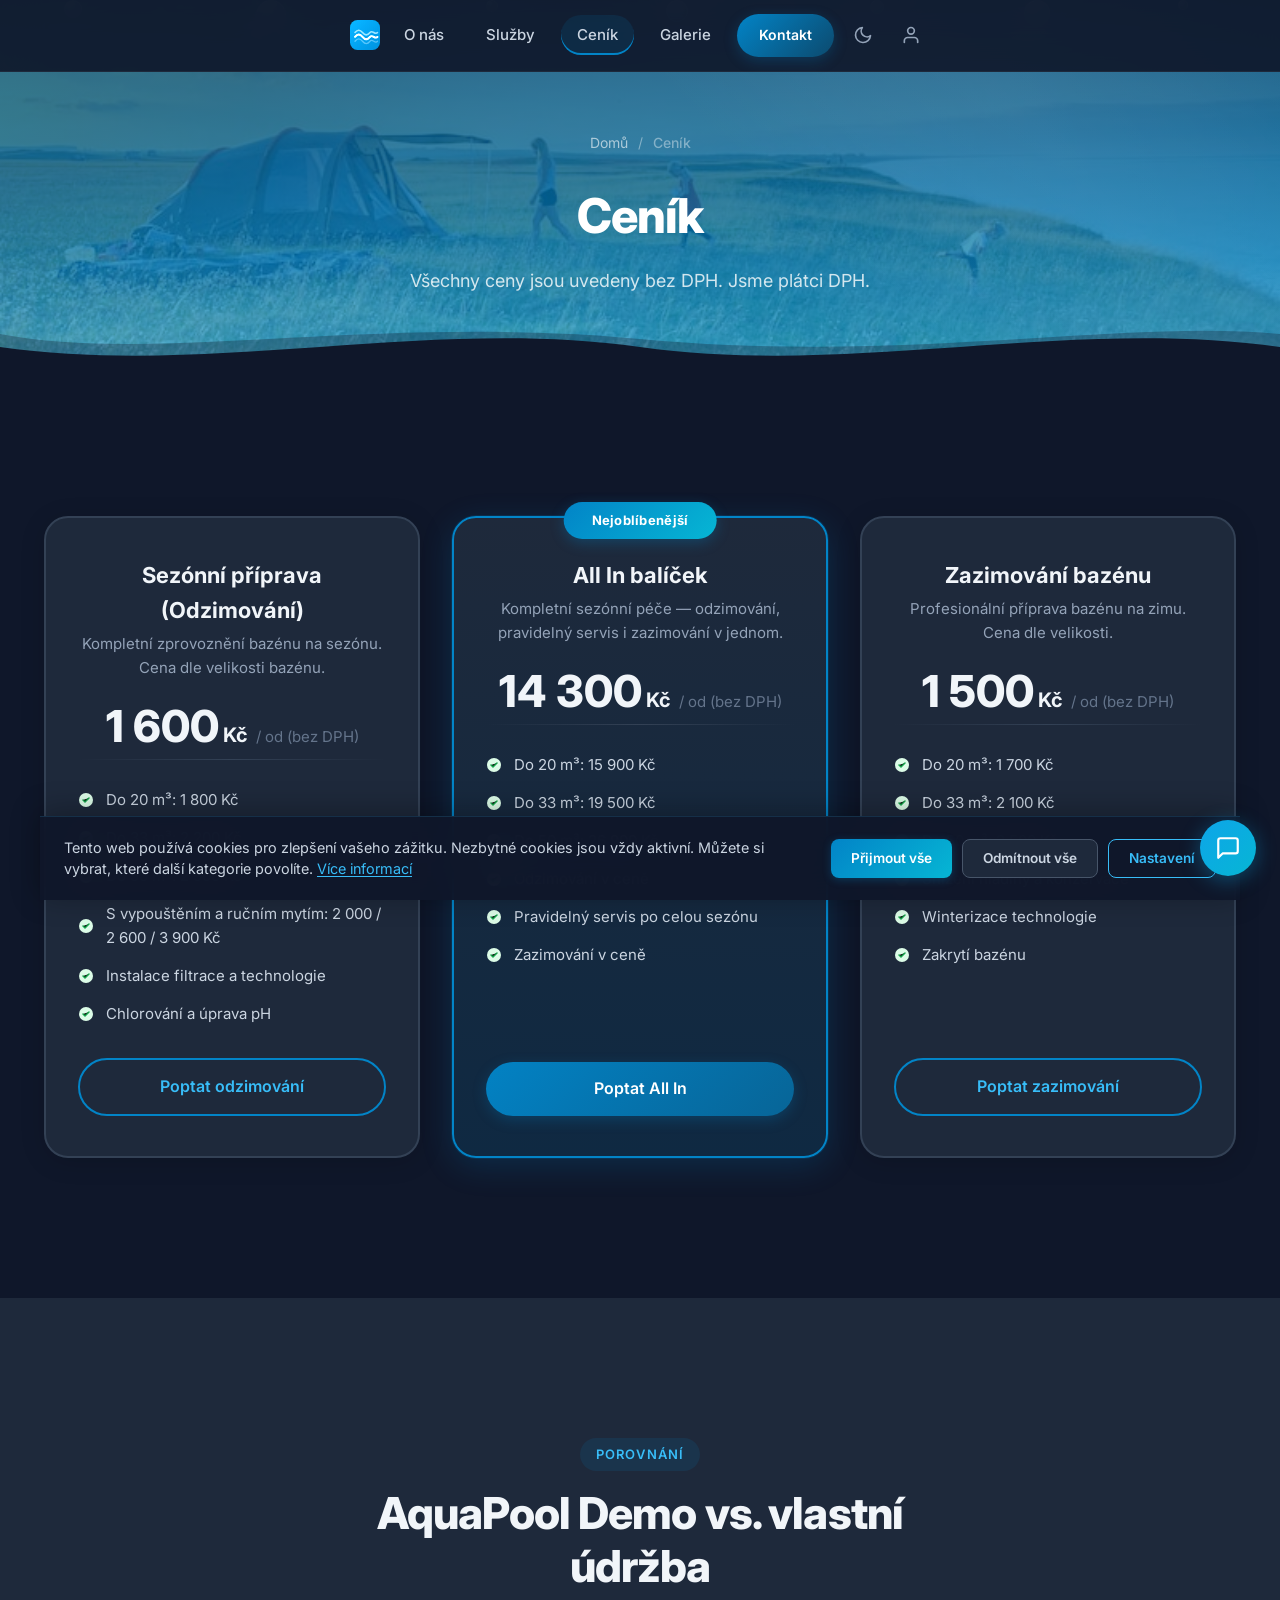
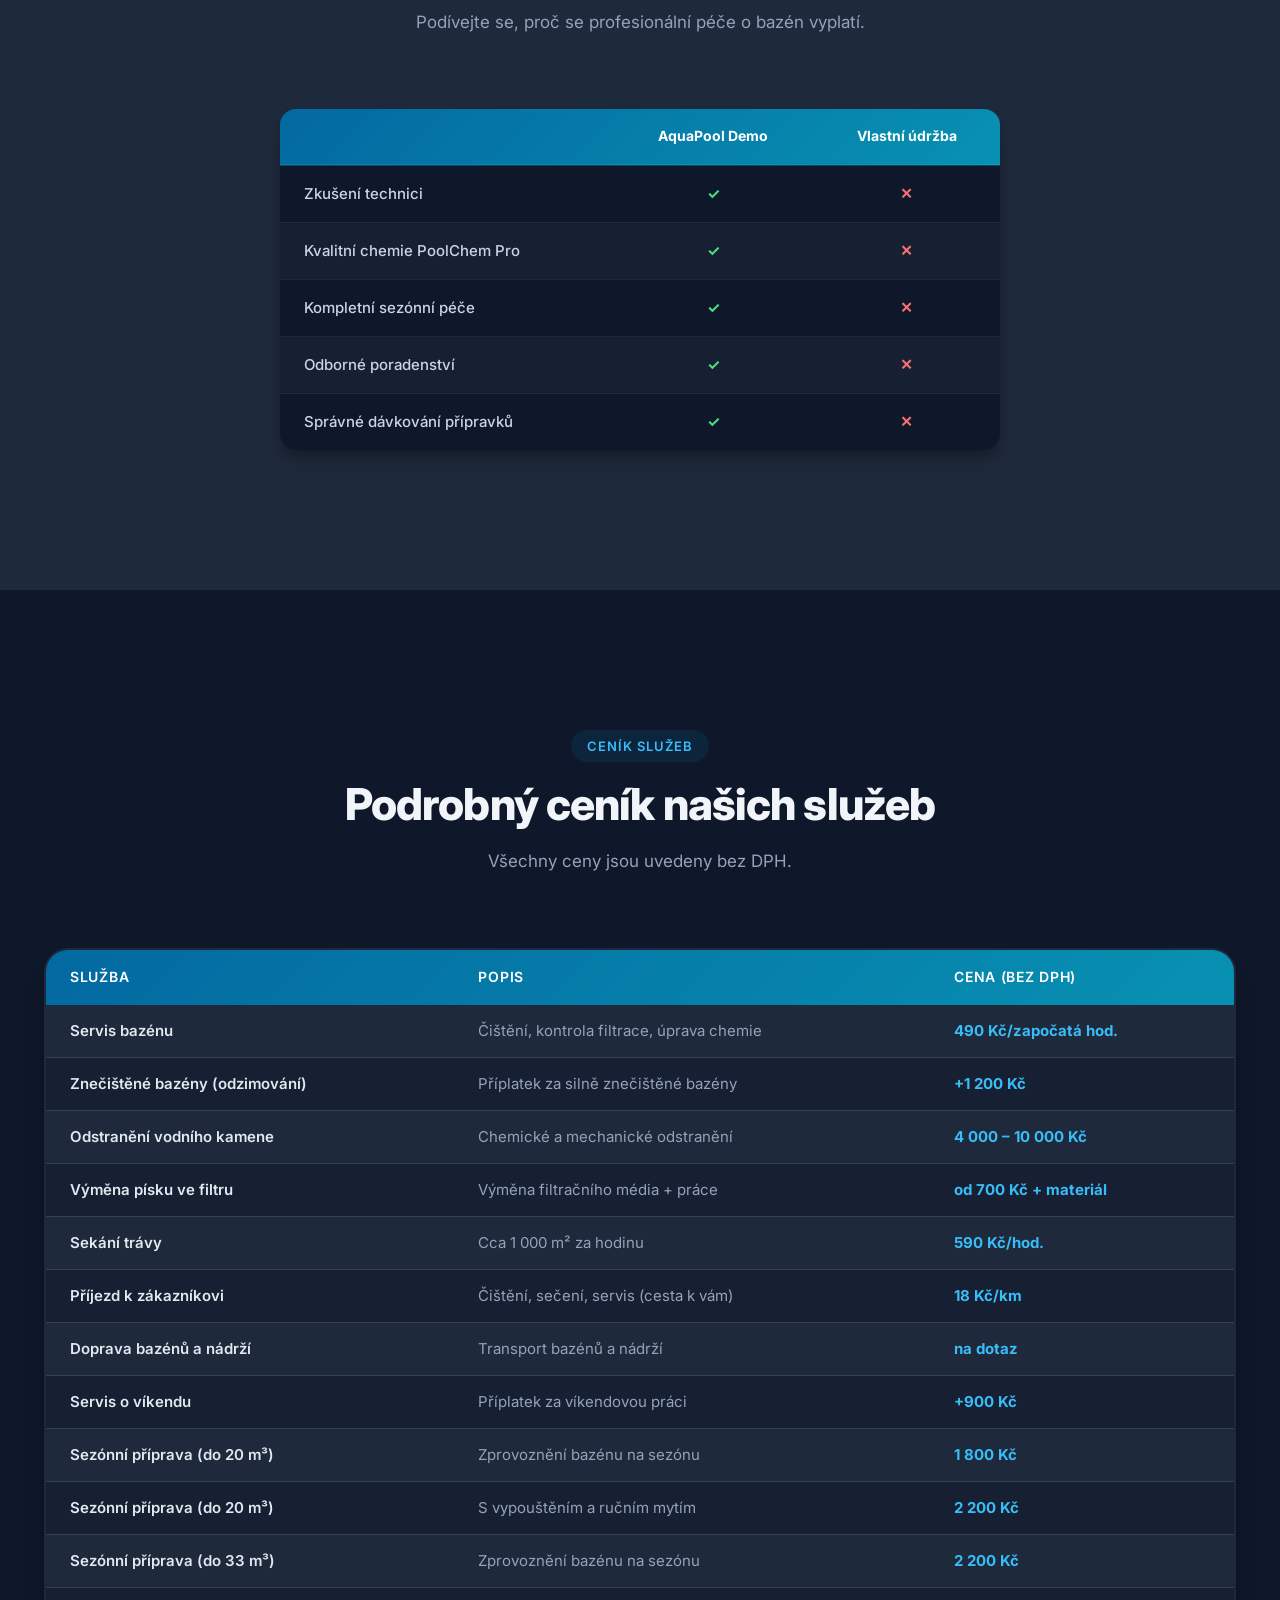
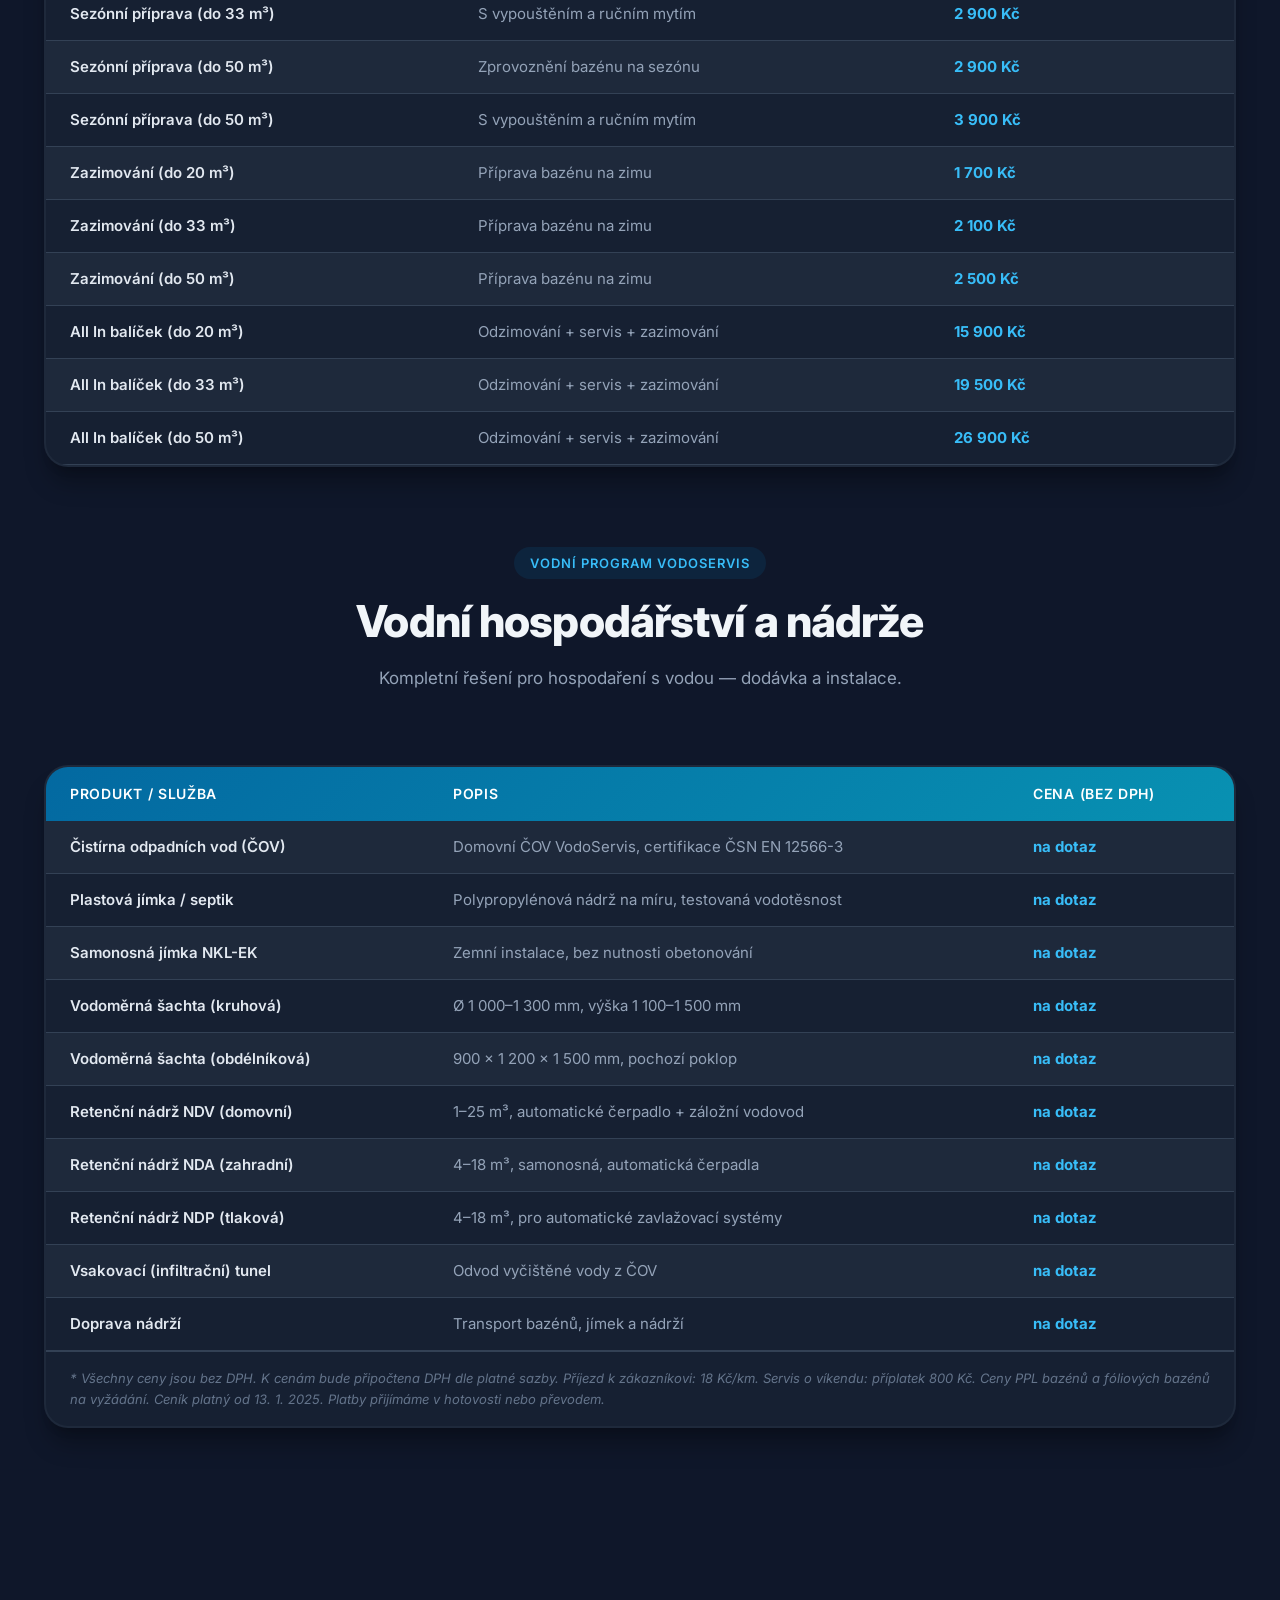
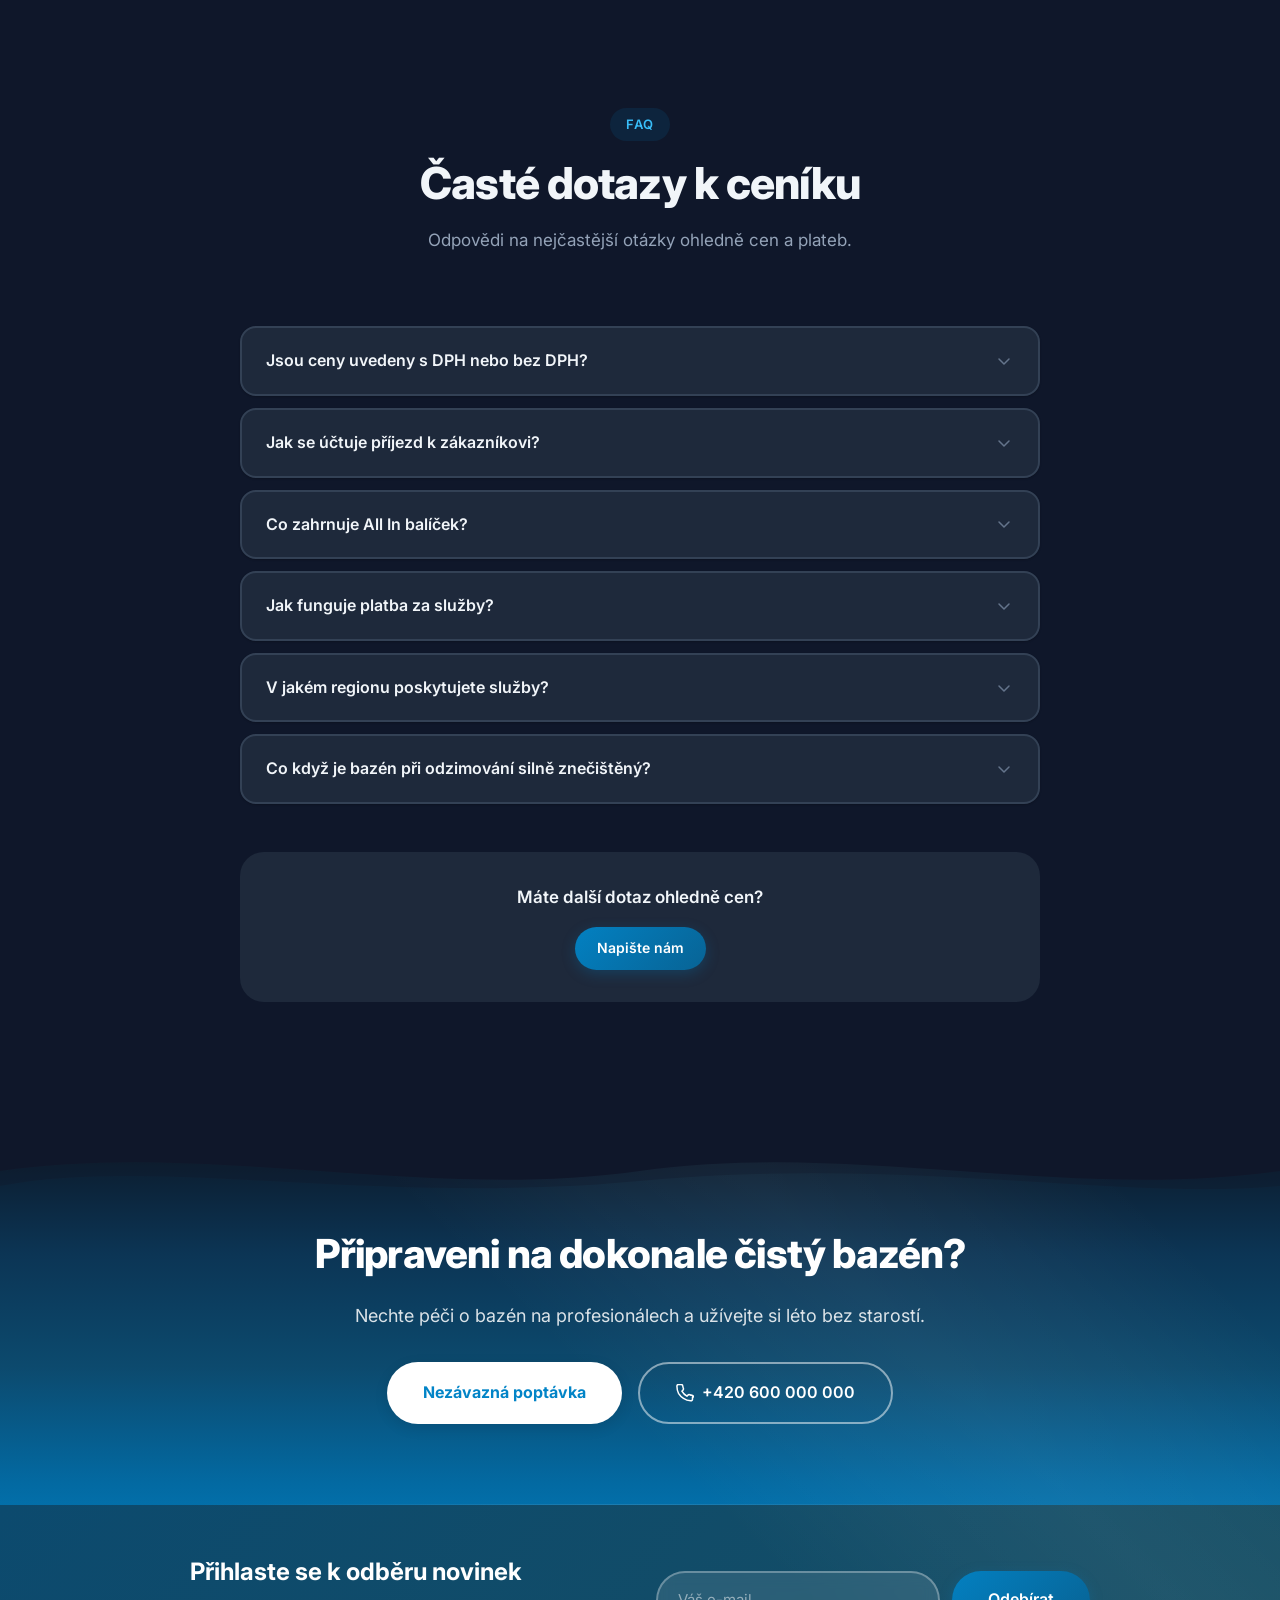
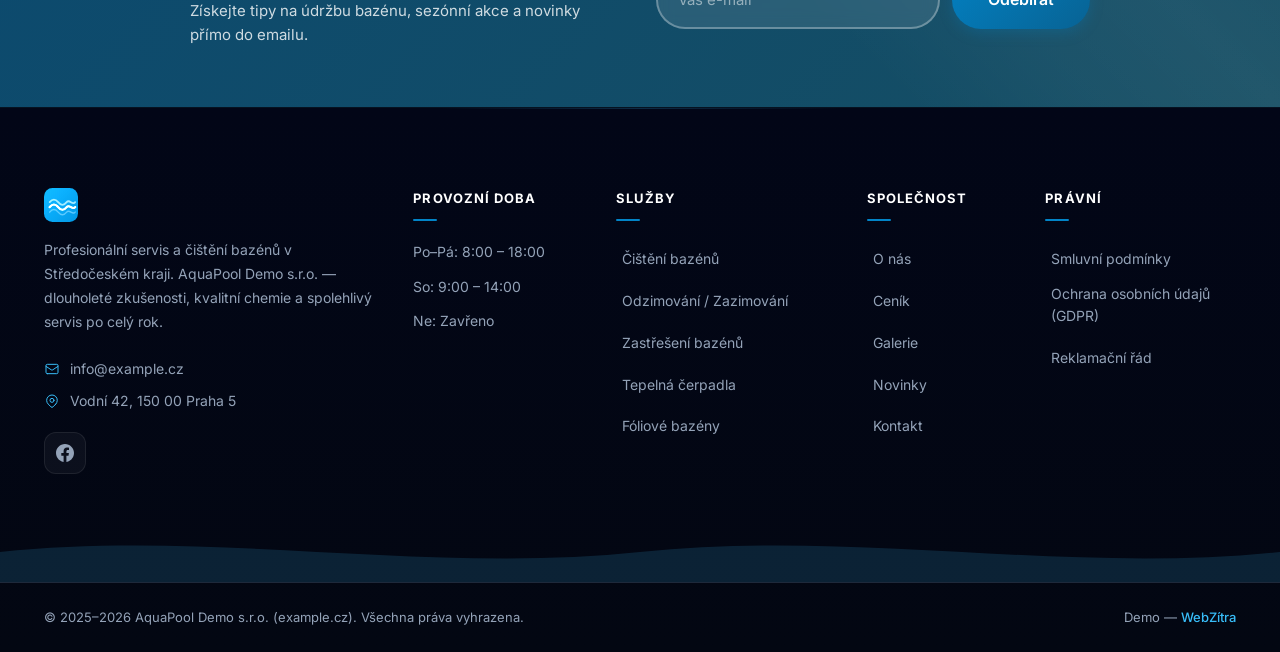
<file: cenik.html>
<!DOCTYPE html>
<html lang="cs">
<head>
    <meta charset="UTF-8">
    <link rel="icon" type="image/svg+xml" href="pool-icon.svg">
    <meta name="viewport" content="width=device-width, initial-scale=1.0">
    <title>Ceník – AquaPool Demo | Ceny servisu bazénů bez DPH</title>
    <meta name="description" content="Ceník služeb AquaPool Demo. Servis bazénu 490 Kč/hod., sezónní příprava od 1 800 Kč, zazimování od 1 700 Kč, All In balíček od 15 900 Kč. Ceny bez DPH. Středočeský kraj.">
    <meta name="robots" content="index, follow">
    <link rel="canonical" href="https://demo-aquapool.netlify.app/cenik.html">

    <!-- Open Graph -->
    <meta property="og:title" content="Ceník – AquaPool Demo">
    <meta property="og:description" content="Transparentní ceny služeb péče o bazény. Ceny bez DPH, bez skrytých poplatků.">
    <meta property="og:type" content="website">
    <meta property="og:locale" content="cs_CZ">
    <meta property="og:url" content="https://demo-aquapool.netlify.app/cenik.html">
    <meta property="og:image" content="images/gallery/hero-main.jpg">

    <link rel="apple-touch-icon" href="pool-icon.svg">
    <link rel="manifest" href="manifest.json">
    <meta name="theme-color" content="#0284c7">

    <script>(function(){var t=localStorage.getItem('theme');if(t)document.documentElement.setAttribute('data-theme',t);})()</script>

    <!-- Fonts -->
    <link rel="preconnect" href="https://fonts.googleapis.com">
    <link rel="preconnect" href="https://fonts.gstatic.com" crossorigin>
    <link rel="preload" href="https://fonts.googleapis.com/css2?family=Inter:wght@400;500;600;700;800&display=swap" as="style">
    <link href="https://fonts.googleapis.com/css2?family=Inter:wght@400;500;600;700;800&display=swap" rel="stylesheet">

    <!-- Styles -->
    <link rel="stylesheet" href="css/style.css?v=14">
    <link rel="stylesheet" href="css/hero.css?v=14">
    <link rel="stylesheet" href="css/pages.css?v=14">
    <link rel="stylesheet" href="css/cookies.css?v=14">
    <link rel="stylesheet" href="css/ai-chat.css?v=1">

    <!-- Structured Data: FAQPage -->
    <script type="application/ld+json">
    {
        "@context": "https://schema.org",
        "@type": "FAQPage",
        "mainEntity": [
            {"@type": "Question", "name": "Jsou ceny uvedeny s DPH nebo bez DPH?", "acceptedAnswer": {"@type": "Answer", "text": "Všechny ceny v ceníku jsou uvedeny bez DPH. Jsme plátci DPH, k cenám se připočítává DPH dle aktuální sazby."}},
            {"@type": "Question", "name": "Jak se účtuje příjezd k zákazníkovi?", "acceptedAnswer": {"@type": "Answer", "text": "Příjezd k zákazníkovi účtujeme 18 Kč/km bez DPH. Servis o víkendu je s příplatkem 800 Kč."}},
            {"@type": "Question", "name": "Co zahrnuje All In balíček?", "acceptedAnswer": {"@type": "Answer", "text": "All In balíček zahrnuje kompletní sezónní péči o bazén — odzimování, pravidelný servis po celou sezónu a zazimování na konci sezóny. Cena závisí na velikosti bazénu."}},
            {"@type": "Question", "name": "Jak funguje platba za služby?", "acceptedAnswer": {"@type": "Answer", "text": "U jednorázových služeb platíte po provedení práce fakturou se splatností 14 dní. Přijímáme platbu převodem."}},
            {"@type": "Question", "name": "V jakém regionu poskytujete služby?", "acceptedAnswer": {"@type": "Answer", "text": "Působíme v Středočeském kraji. Příjezd k zákazníkovi účtujeme 18 Kč/km."}},
            {"@type": "Question", "name": "Co když je bazén při odzimování silně znečištěný?", "acceptedAnswer": {"@type": "Answer", "text": "U znečištěných bazénů při odzimování účtujeme příplatek 1 000 Kč bez DPH. Toto vám předem sdělíme po posouzení stavu bazénu."}}
        ]
    }
    </script>

    <!-- Structured Data: BreadcrumbList -->
    <script type="application/ld+json">
    {
        "@context": "https://schema.org",
        "@type": "BreadcrumbList",
        "itemListElement": [
            {"@type": "ListItem", "position": 1, "name": "Domů", "item": "https://demo-aquapool.netlify.app/"},
            {"@type": "ListItem", "position": 2, "name": "Ceník", "item": "https://demo-aquapool.netlify.app/cenik.html"}
        ]
    }
    </script>
</head>
<body>
    <a href="#main-content" class="skip-link">Přejít na obsah</a>

    <!-- Scroll Progress Bar -->
    <div class="scroll-progress" id="scrollProgress"></div>

    <!-- ===================== NAVBAR ===================== -->
    <nav class="navbar" id="navbar">
        <div class="container nav-container">
            <a href="index.html" class="nav-logo">
                <img src="images/logos/logo-aquapool.svg" alt="AquaPool Demo s.r.o." height="36">
            </a>
            <div class="nav-links" id="navLinks">
                <a href="o-nas.html">O nás</a>
                <a href="sluzby.html">Služby</a>
                <a href="cenik.html" class="active">Ceník</a>
                <a href="galerie.html">Galerie</a>
                <a href="kontakt.html" class="nav-cta-btn btn btn-sm btn-primary">Kontakt</a>
                <button class="theme-toggle" id="themeToggle" aria-label="Přepnout tmavý režim" title="Tmavý/světlý režim">
                    <svg class="theme-icon-sun" width="20" height="20" viewBox="0 0 24 24" fill="none" stroke="currentColor" stroke-width="2" stroke-linecap="round" stroke-linejoin="round"><circle cx="12" cy="12" r="5"/><line x1="12" y1="1" x2="12" y2="3"/><line x1="12" y1="21" x2="12" y2="23"/><line x1="4.22" y1="4.22" x2="5.64" y2="5.64"/><line x1="18.36" y1="18.36" x2="19.78" y2="19.78"/><line x1="1" y1="12" x2="3" y2="12"/><line x1="21" y1="12" x2="23" y2="12"/><line x1="4.22" y1="19.78" x2="5.64" y2="18.36"/><line x1="18.36" y1="5.64" x2="19.78" y2="4.22"/></svg>
                    <svg class="theme-icon-moon" width="20" height="20" viewBox="0 0 24 24" fill="none" stroke="currentColor" stroke-width="2" stroke-linecap="round" stroke-linejoin="round"><path d="M21 12.79A9 9 0 1 1 11.21 3 7 7 0 0 0 21 12.79z"/></svg>
                    <span class="nav-icon-label theme-label">Tmavý režim</span>
                </button>
                <a href="prihlaseni.html" class="nav-user-btn" aria-label="Přihlášení / Registrace" title="Přihlášení">
                    <svg width="20" height="20" viewBox="0 0 24 24" fill="none" stroke="currentColor" stroke-width="2" stroke-linecap="round" stroke-linejoin="round"><path d="M20 21v-2a4 4 0 0 0-4-4H8a4 4 0 0 0-4 4v2"/><circle cx="12" cy="7" r="4"/></svg>
                    <span class="nav-icon-label">Přihlášení</span>
                </a>
            </div>
            <button class="nav-toggle" id="navToggle" aria-label="Menu" aria-expanded="false">
                <span></span><span></span><span></span>
            </button>
        </div>
    </nav>

    <main id="main-content">

    <!-- ===================== PAGE HEADER ===================== -->
    <section class="page-header" style="--page-bg: url('../images/gallery/zastreseni-04.jpg')">
        <!-- Bubbles -->
        <div class="page-header-bubbles">
            <div class="page-header-bubble" style="left:5%;width:18px;height:18px;animation-duration:9s;animation-delay:0s"></div>
            <div class="page-header-bubble" style="left:20%;width:30px;height:30px;animation-duration:14s;animation-delay:1.5s"></div>
            <div class="page-header-bubble" style="left:38%;width:12px;height:12px;animation-duration:11s;animation-delay:0.5s"></div>
            <div class="page-header-bubble" style="left:52%;width:22px;height:22px;animation-duration:8s;animation-delay:3s"></div>
            <div class="page-header-bubble" style="left:68%;width:14px;height:14px;animation-duration:13s;animation-delay:2s"></div>
            <div class="page-header-bubble" style="left:80%;width:26px;height:26px;animation-duration:10s;animation-delay:4s"></div>
            <div class="page-header-bubble" style="left:92%;width:10px;height:10px;animation-duration:16s;animation-delay:1s"></div>
        </div>
        <div class="container">
            <nav class="breadcrumb" aria-label="Breadcrumb">
                <a href="index.html">Domů</a>
                <span class="breadcrumb-sep">/</span>
                <span class="breadcrumb-current">Ceník</span>
            </nav>
            <h1 class="page-title animate-on-scroll">Ceník</h1>
            <p class="page-subtitle animate-on-scroll">Všechny ceny jsou uvedeny bez DPH. Jsme plátci DPH.</p>
        </div>
        <!-- Waves -->
        <div class="page-header-waves">
            <div class="page-header-wave page-header-wave--1"></div>
            <div class="page-header-wave page-header-wave--2"></div>
        </div>
    </section>

    <!-- ===================== PRICING CARDS ===================== -->
    <section class="section">
        <div class="container">
            <div class="pricing-grid">
                <!-- Sezónní příprava -->
                <div class="pricing-card animate-on-scroll">
                    <div class="pricing-header">
                        <h3>Sezónní příprava (Odzimování)</h3>
                        <p class="pricing-desc">Kompletní zprovoznění bazénu na sezónu. Cena dle velikosti bazénu.</p>
                    </div>
                    <div class="pricing-price">
                        <span class="pricing-amount">1 600</span>
                        <span class="pricing-currency">Kč</span>
                        <span class="pricing-period">/ od (bez DPH)</span>
                    </div>
                    <div class="pricing-divider"></div>
                    <ul class="pricing-features">
                        <li>
                            <svg width="16" height="16" viewBox="0 0 16 16" aria-hidden="true"><circle cx="8" cy="8" r="7" fill="#dcfce7"/><path d="M5 8l2 2 4-4" stroke="#16a34a" stroke-width="1.5" stroke-linecap="round" stroke-linejoin="round"/></svg>
                            Do 20 m³: 1 800 Kč
                        </li>
                        <li>
                            <svg width="16" height="16" viewBox="0 0 16 16" aria-hidden="true"><circle cx="8" cy="8" r="7" fill="#dcfce7"/><path d="M5 8l2 2 4-4" stroke="#16a34a" stroke-width="1.5" stroke-linecap="round" stroke-linejoin="round"/></svg>
                            Do 33 m³: 2 200 Kč
                        </li>
                        <li>
                            <svg width="16" height="16" viewBox="0 0 16 16" aria-hidden="true"><circle cx="8" cy="8" r="7" fill="#dcfce7"/><path d="M5 8l2 2 4-4" stroke="#16a34a" stroke-width="1.5" stroke-linecap="round" stroke-linejoin="round"/></svg>
                            Do 50 m³: 2 900 Kč
                        </li>
                        <li>
                            <svg width="16" height="16" viewBox="0 0 16 16" aria-hidden="true"><circle cx="8" cy="8" r="7" fill="#dcfce7"/><path d="M5 8l2 2 4-4" stroke="#16a34a" stroke-width="1.5" stroke-linecap="round" stroke-linejoin="round"/></svg>
                            S vypouštěním a ručním mytím: 2 000 / 2 600 / 3 900 Kč
                        </li>
                        <li>
                            <svg width="16" height="16" viewBox="0 0 16 16" aria-hidden="true"><circle cx="8" cy="8" r="7" fill="#dcfce7"/><path d="M5 8l2 2 4-4" stroke="#16a34a" stroke-width="1.5" stroke-linecap="round" stroke-linejoin="round"/></svg>
                            Instalace filtrace a technologie
                        </li>
                        <li>
                            <svg width="16" height="16" viewBox="0 0 16 16" aria-hidden="true"><circle cx="8" cy="8" r="7" fill="#dcfce7"/><path d="M5 8l2 2 4-4" stroke="#16a34a" stroke-width="1.5" stroke-linecap="round" stroke-linejoin="round"/></svg>
                            Chlorování a úprava pH
                        </li>
                    </ul>
                    <a href="kontakt.html" class="btn btn-outline btn-block">Poptat odzimování</a>
                </div>

                <!-- All In balíček — Featured -->
                <div class="pricing-card pricing-card-featured animate-on-scroll">
                    <div class="pricing-badge">Nejoblíbenější</div>
                    <div class="pricing-header">
                        <h3>All In balíček</h3>
                        <p class="pricing-desc">Kompletní sezónní péče — odzimování, pravidelný servis i zazimování v jednom.</p>
                    </div>
                    <div class="pricing-price">
                        <span class="pricing-amount">14 300</span>
                        <span class="pricing-currency">Kč</span>
                        <span class="pricing-period">/ od (bez DPH)</span>
                    </div>
                    <div class="pricing-divider"></div>
                    <ul class="pricing-features">
                        <li>
                            <svg width="16" height="16" viewBox="0 0 16 16" aria-hidden="true"><circle cx="8" cy="8" r="7" fill="#dcfce7"/><path d="M5 8l2 2 4-4" stroke="#16a34a" stroke-width="1.5" stroke-linecap="round" stroke-linejoin="round"/></svg>
                            Do 20 m³: 15 900 Kč
                        </li>
                        <li>
                            <svg width="16" height="16" viewBox="0 0 16 16" aria-hidden="true"><circle cx="8" cy="8" r="7" fill="#dcfce7"/><path d="M5 8l2 2 4-4" stroke="#16a34a" stroke-width="1.5" stroke-linecap="round" stroke-linejoin="round"/></svg>
                            Do 33 m³: 19 500 Kč
                        </li>
                        <li>
                            <svg width="16" height="16" viewBox="0 0 16 16" aria-hidden="true"><circle cx="8" cy="8" r="7" fill="#dcfce7"/><path d="M5 8l2 2 4-4" stroke="#16a34a" stroke-width="1.5" stroke-linecap="round" stroke-linejoin="round"/></svg>
                            Do 50 m³: 26 900 Kč
                        </li>
                        <li>
                            <svg width="16" height="16" viewBox="0 0 16 16" aria-hidden="true"><circle cx="8" cy="8" r="7" fill="#dcfce7"/><path d="M5 8l2 2 4-4" stroke="#16a34a" stroke-width="1.5" stroke-linecap="round" stroke-linejoin="round"/></svg>
                            Odzimování v ceně
                        </li>
                        <li>
                            <svg width="16" height="16" viewBox="0 0 16 16" aria-hidden="true"><circle cx="8" cy="8" r="7" fill="#dcfce7"/><path d="M5 8l2 2 4-4" stroke="#16a34a" stroke-width="1.5" stroke-linecap="round" stroke-linejoin="round"/></svg>
                            Pravidelný servis po celou sezónu
                        </li>
                        <li>
                            <svg width="16" height="16" viewBox="0 0 16 16" aria-hidden="true"><circle cx="8" cy="8" r="7" fill="#dcfce7"/><path d="M5 8l2 2 4-4" stroke="#16a34a" stroke-width="1.5" stroke-linecap="round" stroke-linejoin="round"/></svg>
                            Zazimování v ceně
                        </li>
                    </ul>
                    <a href="kontakt.html" class="btn btn-primary btn-block">Poptat All In</a>
                </div>

                <!-- Zazimování -->
                <div class="pricing-card animate-on-scroll">
                    <div class="pricing-header">
                        <h3>Zazimování bazénu</h3>
                        <p class="pricing-desc">Profesionální příprava bazénu na zimu. Cena dle velikosti.</p>
                    </div>
                    <div class="pricing-price">
                        <span class="pricing-amount">1 500</span>
                        <span class="pricing-currency">Kč</span>
                        <span class="pricing-period">/ od (bez DPH)</span>
                    </div>
                    <div class="pricing-divider"></div>
                    <ul class="pricing-features">
                        <li>
                            <svg width="16" height="16" viewBox="0 0 16 16" aria-hidden="true"><circle cx="8" cy="8" r="7" fill="#dcfce7"/><path d="M5 8l2 2 4-4" stroke="#16a34a" stroke-width="1.5" stroke-linecap="round" stroke-linejoin="round"/></svg>
                            Do 20 m³: 1 700 Kč
                        </li>
                        <li>
                            <svg width="16" height="16" viewBox="0 0 16 16" aria-hidden="true"><circle cx="8" cy="8" r="7" fill="#dcfce7"/><path d="M5 8l2 2 4-4" stroke="#16a34a" stroke-width="1.5" stroke-linecap="round" stroke-linejoin="round"/></svg>
                            Do 33 m³: 2 100 Kč
                        </li>
                        <li>
                            <svg width="16" height="16" viewBox="0 0 16 16" aria-hidden="true"><circle cx="8" cy="8" r="7" fill="#dcfce7"/><path d="M5 8l2 2 4-4" stroke="#16a34a" stroke-width="1.5" stroke-linecap="round" stroke-linejoin="round"/></svg>
                            Do 50 m³: 2 500 Kč
                        </li>
                        <li>
                            <svg width="16" height="16" viewBox="0 0 16 16" aria-hidden="true"><circle cx="8" cy="8" r="7" fill="#dcfce7"/><path d="M5 8l2 2 4-4" stroke="#16a34a" stroke-width="1.5" stroke-linecap="round" stroke-linejoin="round"/></svg>
                            Snížení hladiny a konzervace
                        </li>
                        <li>
                            <svg width="16" height="16" viewBox="0 0 16 16" aria-hidden="true"><circle cx="8" cy="8" r="7" fill="#dcfce7"/><path d="M5 8l2 2 4-4" stroke="#16a34a" stroke-width="1.5" stroke-linecap="round" stroke-linejoin="round"/></svg>
                            Winterizace technologie
                        </li>
                        <li>
                            <svg width="16" height="16" viewBox="0 0 16 16" aria-hidden="true"><circle cx="8" cy="8" r="7" fill="#dcfce7"/><path d="M5 8l2 2 4-4" stroke="#16a34a" stroke-width="1.5" stroke-linecap="round" stroke-linejoin="round"/></svg>
                            Zakrytí bazénu
                        </li>
                    </ul>
                    <a href="kontakt.html" class="btn btn-outline btn-block">Poptat zazimování</a>
                </div>
            </div>
        </div>
    </section>

    <!-- ===================== COMPARISON TABLE ===================== -->
    <section class="section section-alt comparison-section">
        <div class="container">
            <div class="section-header animate-on-scroll">
                <span class="section-tag">Porovnání</span>
                <h2 class="section-title">AquaPool Demo vs. vlastní údržba</h2>
                <p class="section-desc">Podívejte se, proč se profesionální péče o bazén vyplatí.</p>
            </div>
            <div class="comparison-table animate-on-scroll">
                <table>
                    <thead>
                        <tr>
                            <th><span class="sr-only">Funkce</span></th>
                            <th class="highlight">AquaPool Demo</th>
                            <th>Vlastní údržba</th>
                        </tr>
                    </thead>
                    <tbody>
                        <tr>
                            <td>Zkušení technici</td>
                            <td class="check-yes">&#10003;</td>
                            <td class="check-no">&#10005;</td>
                        </tr>
                        <tr>
                            <td>Kvalitní chemie PoolChem Pro</td>
                            <td class="check-yes">&#10003;</td>
                            <td class="check-no">&#10005;</td>
                        </tr>
                        <tr>
                            <td>Kompletní sezónní péče</td>
                            <td class="check-yes">&#10003;</td>
                            <td class="check-no">&#10005;</td>
                        </tr>
                        <tr>
                            <td>Odborné poradenství</td>
                            <td class="check-yes">&#10003;</td>
                            <td class="check-no">&#10005;</td>
                        </tr>
                        <tr>
                            <td>Správné dávkování přípravků</td>
                            <td class="check-yes">&#10003;</td>
                            <td class="check-no">&#10005;</td>
                        </tr>
                    </tbody>
                </table>
            </div>
        </div>
    </section>

    <!-- ===================== PRICE TABLE ===================== -->
    <section class="section">
        <div class="container">
            <div class="section-header animate-on-scroll">
                <span class="section-tag">Ceník služeb</span>
                <h2 class="section-title">Podrobný ceník našich služeb</h2>
                <p class="section-desc">Všechny ceny jsou uvedeny bez DPH.</p>
            </div>
            <div class="price-table-wrapper animate-on-scroll">
                <table class="price-table">
                    <thead>
                        <tr>
                            <th>Služba</th>
                            <th>Popis</th>
                            <th>Cena (bez DPH)</th>
                        </tr>
                    </thead>
                    <tbody>
                        <tr><td>Servis bazénu</td><td>Čištění, kontrola filtrace, úprava chemie</td><td><strong>490 Kč/započatá hod.</strong></td></tr>
                        <tr><td>Znečištěné bazény (odzimování)</td><td>Příplatek za silně znečištěné bazény</td><td><strong>+1 200 Kč</strong></td></tr>
                        <tr><td>Odstranění vodního kamene</td><td>Chemické a mechanické odstranění</td><td><strong>4 000 – 10 000 Kč</strong></td></tr>
                        <tr><td>Výměna písku ve filtru</td><td>Výměna filtračního média + práce</td><td><strong>od 700 Kč + materiál</strong></td></tr>
                        <tr><td>Sekání trávy</td><td>Cca 1 000 m² za hodinu</td><td><strong>590 Kč/hod.</strong></td></tr>
                        <tr><td>Příjezd k zákazníkovi</td><td>Čištění, sečení, servis (cesta k vám)</td><td><strong>18 Kč/km</strong></td></tr>
                        <tr><td>Doprava bazénů a nádrží</td><td>Transport bazénů a nádrží</td><td><strong>na dotaz</strong></td></tr>
                        <tr><td>Servis o víkendu</td><td>Příplatek za víkendovou práci</td><td><strong>+900 Kč</strong></td></tr>
                        <tr><td>Sezónní příprava (do 20 m³)</td><td>Zprovoznění bazénu na sezónu</td><td><strong>1 800 Kč</strong></td></tr>
                        <tr><td>Sezónní příprava (do 20 m³)</td><td>S vypouštěním a ručním mytím</td><td><strong>2 200 Kč</strong></td></tr>
                        <tr><td>Sezónní příprava (do 33 m³)</td><td>Zprovoznění bazénu na sezónu</td><td><strong>2 200 Kč</strong></td></tr>
                        <tr><td>Sezónní příprava (do 33 m³)</td><td>S vypouštěním a ručním mytím</td><td><strong>2 900 Kč</strong></td></tr>
                        <tr><td>Sezónní příprava (do 50 m³)</td><td>Zprovoznění bazénu na sezónu</td><td><strong>2 900 Kč</strong></td></tr>
                        <tr><td>Sezónní příprava (do 50 m³)</td><td>S vypouštěním a ručním mytím</td><td><strong>3 900 Kč</strong></td></tr>
                        <tr><td>Zazimování (do 20 m³)</td><td>Příprava bazénu na zimu</td><td><strong>1 700 Kč</strong></td></tr>
                        <tr><td>Zazimování (do 33 m³)</td><td>Příprava bazénu na zimu</td><td><strong>2 100 Kč</strong></td></tr>
                        <tr><td>Zazimování (do 50 m³)</td><td>Příprava bazénu na zimu</td><td><strong>2 500 Kč</strong></td></tr>
                        <tr><td>All In balíček (do 20 m³)</td><td>Odzimování + servis + zazimování</td><td><strong>15 900 Kč</strong></td></tr>
                        <tr><td>All In balíček (do 33 m³)</td><td>Odzimování + servis + zazimování</td><td><strong>19 500 Kč</strong></td></tr>
                        <tr><td>All In balíček (do 50 m³)</td><td>Odzimování + servis + zazimování</td><td><strong>26 900 Kč</strong></td></tr>
                    </tbody>
                </table>
            </div>

            <!-- Vodní hospodářství -->
            <div class="section-header animate-on-scroll" style="margin-top: 80px;">
                <span class="section-tag">Vodní program VodoServis</span>
                <h2 class="section-title">Vodní hospodářství a nádrže</h2>
                <p class="section-desc">Kompletní řešení pro hospodaření s vodou — dodávka a instalace.</p>
            </div>
            <div class="price-table-wrapper animate-on-scroll">
                <table class="price-table">
                    <thead>
                        <tr>
                            <th>Produkt / Služba</th>
                            <th>Popis</th>
                            <th>Cena (bez DPH)</th>
                        </tr>
                    </thead>
                    <tbody>
                        <tr><td>Čistírna odpadních vod (ČOV)</td><td>Domovní ČOV VodoServis, certifikace ČSN EN 12566-3</td><td><strong>na dotaz</strong></td></tr>
                        <tr><td>Plastová jímka / septik</td><td>Polypropylénová nádrž na míru, testovaná vodotěsnost</td><td><strong>na dotaz</strong></td></tr>
                        <tr><td>Samonosná jímka NKL-EK</td><td>Zemní instalace, bez nutnosti obetonování</td><td><strong>na dotaz</strong></td></tr>
                        <tr><td>Vodoměrná šachta (kruhová)</td><td>Ø 1 000–1 300 mm, výška 1 100–1 500 mm</td><td><strong>na dotaz</strong></td></tr>
                        <tr><td>Vodoměrná šachta (obdélníková)</td><td>900 × 1 200 × 1 500 mm, pochozí poklop</td><td><strong>na dotaz</strong></td></tr>
                        <tr><td>Retenční nádrž NDV (domovní)</td><td>1–25 m³, automatické čerpadlo + záložní vodovod</td><td><strong>na dotaz</strong></td></tr>
                        <tr><td>Retenční nádrž NDA (zahradní)</td><td>4–18 m³, samonosná, automatická čerpadla</td><td><strong>na dotaz</strong></td></tr>
                        <tr><td>Retenční nádrž NDP (tlaková)</td><td>4–18 m³, pro automatické zavlažovací systémy</td><td><strong>na dotaz</strong></td></tr>
                        <tr><td>Vsakovací (infiltrační) tunel</td><td>Odvod vyčištěné vody z ČOV</td><td><strong>na dotaz</strong></td></tr>
                        <tr><td>Doprava nádrží</td><td>Transport bazénů, jímek a nádrží</td><td><strong>na dotaz</strong></td></tr>
                    </tbody>
                </table>
                <p class="price-table-note">* Všechny ceny jsou bez DPH. K cenám bude připočtena DPH dle platné sazby. Příjezd k zákazníkovi: 18 Kč/km. Servis o víkendu: příplatek 800 Kč. Ceny PPL bazénů a fóliových bazénů na vyžádání. Ceník platný od 13. 1. 2025. Platby přijímáme v hotovosti nebo převodem.</p>
            </div>
        </div>
    </section>

    <!-- ===================== FAQ ===================== -->
    <section class="section" id="faq">
        <div class="container">
            <div class="section-header animate-on-scroll">
                <span class="section-tag">FAQ</span>
                <h2 class="section-title">Časté dotazy k ceníku</h2>
                <p class="section-desc">Odpovědi na nejčastější otázky ohledně cen a plateb.</p>
            </div>
            <div class="faq-list">
                <div class="faq-item animate-on-scroll">
                    <button class="faq-question" aria-expanded="false">
                        <span>Jsou ceny uvedeny s DPH nebo bez DPH?</span>
                        <svg class="faq-icon" width="20" height="20" viewBox="0 0 20 20" fill="none" aria-hidden="true">
                            <path d="M5 8l5 5 5-5" stroke="currentColor" stroke-width="1.5" stroke-linecap="round" stroke-linejoin="round"/>
                        </svg>
                    </button>
                    <div class="faq-answer">
                        <p>Všechny ceny v ceníku jsou uvedeny bez DPH. Jsme plátci DPH, k cenám se připočítává DPH dle aktuální sazby.</p>
                    </div>
                </div>
                <div class="faq-item animate-on-scroll">
                    <button class="faq-question" aria-expanded="false">
                        <span>Jak se účtuje příjezd k zákazníkovi?</span>
                        <svg class="faq-icon" width="20" height="20" viewBox="0 0 20 20" fill="none" aria-hidden="true">
                            <path d="M5 8l5 5 5-5" stroke="currentColor" stroke-width="1.5" stroke-linecap="round" stroke-linejoin="round"/>
                        </svg>
                    </button>
                    <div class="faq-answer">
                        <p>Příjezd k zákazníkovi účtujeme 18 Kč/km bez DPH. Servis o víkendu je s příplatkem 800 Kč.</p>
                    </div>
                </div>
                <div class="faq-item animate-on-scroll">
                    <button class="faq-question" aria-expanded="false">
                        <span>Co zahrnuje All In balíček?</span>
                        <svg class="faq-icon" width="20" height="20" viewBox="0 0 20 20" fill="none" aria-hidden="true">
                            <path d="M5 8l5 5 5-5" stroke="currentColor" stroke-width="1.5" stroke-linecap="round" stroke-linejoin="round"/>
                        </svg>
                    </button>
                    <div class="faq-answer">
                        <p>All In balíček zahrnuje kompletní sezónní péči o bazén — odzimování, pravidelný servis po celou sezónu a zazimování na konci sezóny. Cena závisí na velikosti bazénu.</p>
                    </div>
                </div>
                <div class="faq-item animate-on-scroll">
                    <button class="faq-question" aria-expanded="false">
                        <span>Jak funguje platba za služby?</span>
                        <svg class="faq-icon" width="20" height="20" viewBox="0 0 20 20" fill="none" aria-hidden="true">
                            <path d="M5 8l5 5 5-5" stroke="currentColor" stroke-width="1.5" stroke-linecap="round" stroke-linejoin="round"/>
                        </svg>
                    </button>
                    <div class="faq-answer">
                        <p>U jednorázových služeb platíte po provedení práce fakturou se splatností 14 dní. Přijímáme platbu převodem.</p>
                    </div>
                </div>
                <div class="faq-item animate-on-scroll">
                    <button class="faq-question" aria-expanded="false">
                        <span>V jakém regionu poskytujete služby?</span>
                        <svg class="faq-icon" width="20" height="20" viewBox="0 0 20 20" fill="none" aria-hidden="true">
                            <path d="M5 8l5 5 5-5" stroke="currentColor" stroke-width="1.5" stroke-linecap="round" stroke-linejoin="round"/>
                        </svg>
                    </button>
                    <div class="faq-answer">
                        <p>Působíme v Středočeském kraji. Příjezd k zákazníkovi účtujeme 18 Kč/km.</p>
                    </div>
                </div>
                <div class="faq-item animate-on-scroll">
                    <button class="faq-question" aria-expanded="false">
                        <span>Co když je bazén při odzimování silně znečištěný?</span>
                        <svg class="faq-icon" width="20" height="20" viewBox="0 0 20 20" fill="none" aria-hidden="true">
                            <path d="M5 8l5 5 5-5" stroke="currentColor" stroke-width="1.5" stroke-linecap="round" stroke-linejoin="round"/>
                        </svg>
                    </button>
                    <div class="faq-answer">
                        <p>U znečištěných bazénů při odzimování účtujeme příplatek 1 000 Kč bez DPH. Toto vám předem sdělíme po posouzení stavu bazénu.</p>
                    </div>
                </div>
            </div>
            <div class="faq-cta animate-on-scroll">
                <p>Máte další dotaz ohledně cen?</p>
                <a href="kontakt.html" class="btn btn-primary btn-sm">Napište nám</a>
            </div>
        </div>
    </section>

    </main>

    <!-- ===================== CTA + NEWSLETTER ===================== -->
    <div class="cta-newsletter-wrapper">
        <!-- Waves at TOP (flipped) -->
        <div class="cta-waves cta-waves--top" aria-hidden="true">
            <div class="cta-wave cta-wave--1"></div>
            <div class="cta-wave cta-wave--2"></div>
        </div>
        <!-- Bubbles (shared) -->
        <div class="cta-bubbles" aria-hidden="true">
            <div class="cta-bubble" style="left: 8%; width: 18px; height: 18px; animation-duration: 10s; animation-delay: 0s; bottom: -20px;"></div>
            <div class="cta-bubble" style="left: 22%; width: 30px; height: 30px; animation-duration: 14s; animation-delay: 2s; bottom: -30px;"></div>
            <div class="cta-bubble" style="left: 38%; width: 14px; height: 14px; animation-duration: 9s; animation-delay: 4s; bottom: -14px;"></div>
            <div class="cta-bubble" style="left: 52%; width: 24px; height: 24px; animation-duration: 12s; animation-delay: 1s; bottom: -24px;"></div>
            <div class="cta-bubble" style="left: 68%; width: 10px; height: 10px; animation-duration: 16s; animation-delay: 3s; bottom: -10px;"></div>
            <div class="cta-bubble" style="left: 82%; width: 36px; height: 36px; animation-duration: 18s; animation-delay: 5s; bottom: -36px;"></div>
        </div>

        <!-- CTA Section -->
        <section class="cta-banner">
            <div class="container">
                <h2 class="animate-on-scroll">Připraveni na dokonale čistý bazén?</h2>
                <p class="animate-on-scroll">Nechte péči o bazén na profesionálech a užívejte si léto bez starostí.</p>
                <div class="cta-banner-btns animate-on-scroll">
                    <a href="kontakt.html" class="btn btn-lg btn-white">Nezávazná poptávka</a>
                    <a href="tel:+420600000000" class="btn btn-lg btn-outline-white">
                        <svg width="18" height="18" viewBox="0 0 18 18" fill="none" aria-hidden="true">
                            <path d="M16.5 12.69v2.5a1.67 1.67 0 01-1.82 1.67 16.5 16.5 0 01-7.19-2.56 16.25 16.25 0 01-5-5A16.5 16.5 0 01.93 2.11 1.67 1.67 0 012.59.5h2.5A1.67 1.67 0 016.76 2c.11.8.3 1.59.58 2.34a1.67 1.67 0 01-.38 1.76l-1.06 1.06a13.33 13.33 0 005 5l1.06-1.06a1.67 1.67 0 011.76-.38c.75.27 1.54.47 2.34.58a1.67 1.67 0 011.44 1.7z" stroke="currentColor" stroke-width="1.5" stroke-linecap="round" stroke-linejoin="round"/>
                        </svg>
                        +420 600 000 000
                    </a>
                </div>
            </div>
        </section>

        <!-- Divider -->
        <div class="cta-newsletter-divider"></div>

        <!-- Newsletter Section -->
        <section class="newsletter-section">
            <div class="container">
                <div class="newsletter-inner">
                    <div class="newsletter-text">
                        <h3>Přihlaste se k odběru novinek</h3>
                        <p>Získejte tipy na údržbu bazénu, sezónní akce a novinky přímo do emailu.</p>
                    </div>
                    <form class="newsletter-form" id="newsletter-form">
                        <input type="email" name="email" placeholder="Váš e-mail" required aria-label="E-mail pro newsletter">
                        <button type="submit" class="btn btn-primary btn-lg">Odebírat</button>
                    </form>
                </div>
            </div>
        </section>
    </div>

    <!-- ===================== FOOTER ===================== -->
    <footer class="footer">
        <div class="container">
            <div class="footer-grid">
                <div class="footer-brand">
<a href="index.html" class="nav-logo footer-brand-logo">
                        <img src="images/logos/logo-aquapool.svg" alt="AquaPool Demo s.r.o." height="40">
                    </a>
                    <p class="footer-desc">Profesionální servis a čištění bazénů v Středočeském kraji. AquaPool Demo s.r.o. — dlouholeté zkušenosti, kvalitní chemie a spolehlivý servis po celý rok. </p>
                    <div class="footer-contact-item">
                        <svg width="16" height="16" fill="none" stroke="currentColor" stroke-width="1.5" viewBox="0 0 24 24"><path d="M3 8l7.89 5.26a2 2 0 002.22 0L21 8M5 19h14a2 2 0 002-2V7a2 2 0 00-2-2H5a2 2 0 00-2 2v10a2 2 0 002 2z" stroke-linecap="round" stroke-linejoin="round"/></svg>
                        <a href="mailto:info@example.cz">info@example.cz</a>
                    </div>
                    <div class="footer-contact-item">
                        <svg width="16" height="16" fill="none" stroke="currentColor" stroke-width="1.5" viewBox="0 0 24 24"><path d="M17.657 16.657L13.414 20.9a1.998 1.998 0 01-2.827 0l-4.244-4.243a8 8 0 1111.314 0z" stroke-linecap="round" stroke-linejoin="round"/><path d="M15 11a3 3 0 11-6 0 3 3 0 016 0z" stroke-linecap="round" stroke-linejoin="round"/></svg>
                        Vodní 42, 150 00 Praha 5
                    </div>
                    <div class="footer-social">
                        <a href="https://www.facebook.com/example.cz/" target="_blank" rel="noopener noreferrer" aria-label="Facebook"><svg width="16" height="16" fill="currentColor" viewBox="0 0 24 24"><path d="M24 12.073c0-6.627-5.373-12-12-12s-12 5.373-12 12c0 5.99 4.388 10.954 10.125 11.854v-8.385H7.078v-3.47h3.047V9.43c0-3.007 1.792-4.669 4.533-4.669 1.312 0 2.686.235 2.686.235v2.953H15.83c-1.491 0-1.956.925-1.956 1.874v2.25h3.328l-.532 3.47h-2.796v8.385C19.612 23.027 24 18.062 24 12.073z"/></svg></a>
                    </div>
                </div>
                                <div class="footer-links-col">
                    <h4>Provozní doba</h4>
                    <ul>
                        <li>Po–Pá: 8:00 – 18:00</li>
                        <li>So: 9:00 – 14:00</li>
                        <li>Ne: Zavřeno</li>
                    </ul>
                </div>
                <div class="footer-links-col">
                    <h4>Služby</h4>
                    <ul>
                        <li><a href="sluzby.html">Čištění bazénů</a></li>
                        <li><a href="sluzby.html">Odzimování / Zazimování</a></li>
                        <li><a href="sluzby.html">Zastřešení bazénů</a></li>
                        <li><a href="sluzby.html">Tepelná čerpadla</a></li>
                        <li><a href="sluzby.html">Fóliové bazény</a></li>
                    </ul>
                </div>
                <div class="footer-links-col">
                    <h4>Společnost</h4>
                    <ul>
                        <li><a href="o-nas.html">O nás</a></li>
                        <li><a href="cenik.html">Ceník</a></li>
                        <li><a href="galerie.html">Galerie</a></li>
                        <li><a href="novinky.html">Novinky</a></li>
                        <li><a href="kontakt.html">Kontakt</a></li>
                    </ul>
                </div>
                <div class="footer-links-col">
                    <h4>Právní</h4>
                    <ul>
                        <li><a href="smluvni-podminky.html">Smluvní podmínky</a></li>
                        <li><a href="smluvni-podminky.html#ochrana-udaju">Ochrana osobních údajů (GDPR)</a></li>
                        <li><a href="reklamacni-rad.html">Reklamační řád</a></li>
                    </ul>
                </div>
            </div>
        </div>
        <div class="footer-wave"></div>
        <div class="footer-bottom">
            <div class="container">
                <p>&copy; 2025–2026 AquaPool Demo s.r.o. (example.cz). Všechna práva vyhrazena.</p>
                <div class="footer-bottom-links">
                    <span>Demo — <a href="https://webzitra.cz" target="_blank" rel="noopener">WebZítra</a></span>
                </div>
            </div>
        </div>
    </footer>

    <!-- Scroll to Top Button -->
    <button class="scroll-top" id="scrollTop" aria-label="Zpět nahoru">
        <svg width="20" height="20" fill="none" stroke="currentColor" stroke-width="2.5" stroke-linecap="round" stroke-linejoin="round" viewBox="0 0 24 24"><polyline points="18 15 12 9 6 15"/></svg>
    </button>

    <!-- ===================== COOKIE BANNER ===================== -->
    <div id="cookie-banner" class="cookie-banner"></div>

    <!-- Scripts -->
    <script src="js/cookies.js?v=14" defer></script>
    <script src="js/main.js?v=14" defer></script>
    <script src="js/ai-chat.js?v=1" defer></script>
</body>
</html>
</file>
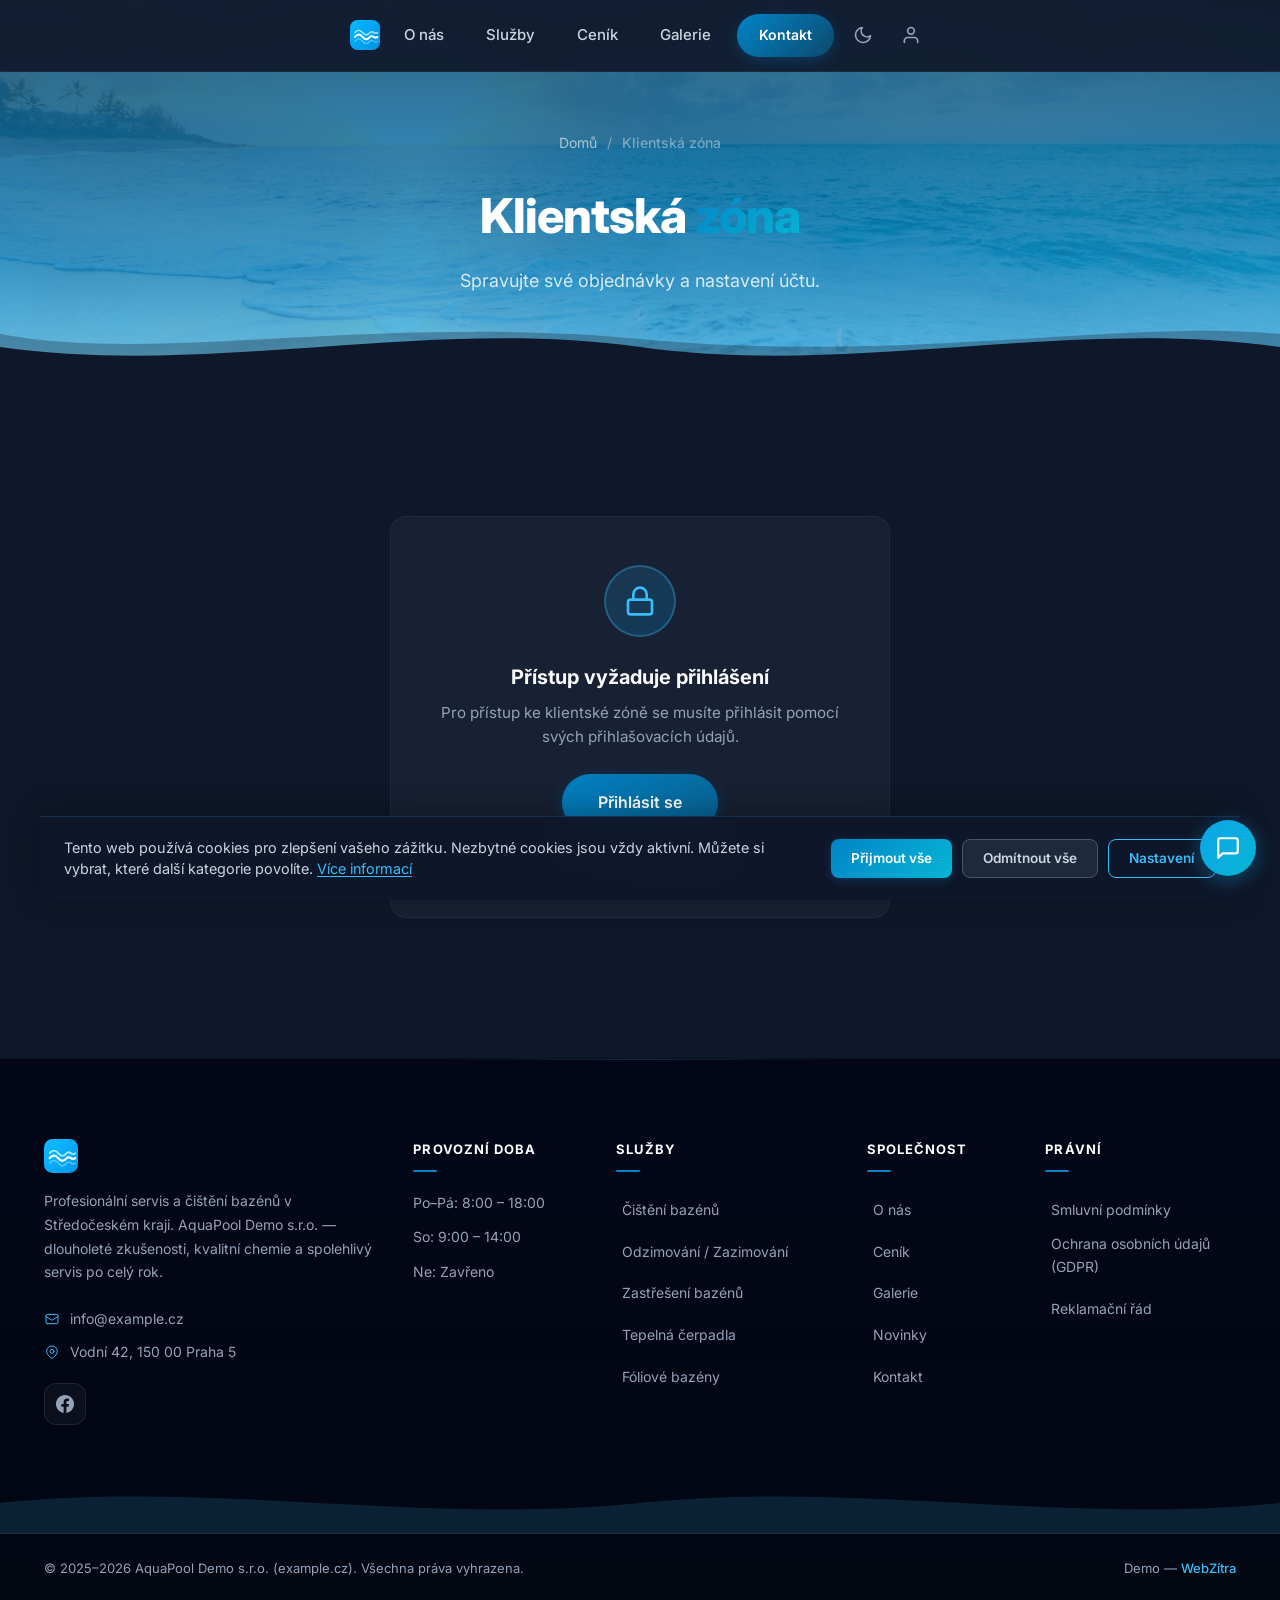
<file: klientska-zona.html>
<!DOCTYPE html>
<html lang="cs">
<head>
    <meta charset="UTF-8">
    <link rel="icon" type="image/svg+xml" href="pool-icon.svg">
    <meta name="viewport" content="width=device-width, initial-scale=1.0">
    <title>Klientská zóna – AquaPool</title>
    <meta name="description" content="Klientský portál AquaPool — správa objednávek, sledování stavu servisu a nastavení účtu.">
    <meta name="robots" content="noindex, nofollow">

    <link rel="manifest" href="manifest.json">
    <meta name="theme-color" content="#0284c7">

    <script>(function(){var t=localStorage.getItem('theme');if(t)document.documentElement.setAttribute('data-theme',t);})()</script>

    <!-- Fonts -->
    <link rel="preconnect" href="https://fonts.googleapis.com">
    <link rel="preconnect" href="https://fonts.gstatic.com" crossorigin>
    <link rel="preload" href="https://fonts.googleapis.com/css2?family=Inter:wght@400;500;600;700;800&display=swap" as="style">
    <link href="https://fonts.googleapis.com/css2?family=Inter:wght@400;500;600;700;800&display=swap" rel="stylesheet">

    <!-- Styles -->
    <link rel="stylesheet" href="css/style.css?v=15">
    <link rel="stylesheet" href="css/hero.css?v=15">
    <link rel="stylesheet" href="css/pages.css?v=15">
    <link rel="stylesheet" href="css/admin.css?v=15">
    <link rel="stylesheet" href="css/cookies.css?v=15">
    <link rel="stylesheet" href="css/ai-chat.css?v=1">
</head>
<body>
    <a href="#main-content" class="skip-link">Přejít na obsah</a>

    <!-- Scroll Progress Bar -->
    <div class="scroll-progress" id="scrollProgress"></div>

    <!-- ===================== NAVBAR ===================== -->
    <nav class="navbar" id="navbar">
        <div class="container nav-container">
            <a href="index.html" class="nav-logo">
                <img src="images/logos/logo-aquapool.svg" alt="AquaPool Demo s.r.o." height="36">
            </a>
            <div class="nav-links" id="navLinks">
                <a href="o-nas.html">O nás</a>
                <a href="sluzby.html">Služby</a>
                <a href="cenik.html">Ceník</a>
                <a href="galerie.html">Galerie</a>
                <a href="kontakt.html" class="nav-cta-btn btn btn-sm btn-primary">Kontakt</a>
                <button class="theme-toggle" id="themeToggle" aria-label="Přepnout tmavý režim" title="Tmavý/světlý režim">
                    <svg class="theme-icon-sun" width="20" height="20" viewBox="0 0 24 24" fill="none" stroke="currentColor" stroke-width="2" stroke-linecap="round" stroke-linejoin="round"><circle cx="12" cy="12" r="5"/><line x1="12" y1="1" x2="12" y2="3"/><line x1="12" y1="21" x2="12" y2="23"/><line x1="4.22" y1="4.22" x2="5.64" y2="5.64"/><line x1="18.36" y1="18.36" x2="19.78" y2="19.78"/><line x1="1" y1="12" x2="3" y2="12"/><line x1="21" y1="12" x2="23" y2="12"/><line x1="4.22" y1="19.78" x2="5.64" y2="18.36"/><line x1="18.36" y1="5.64" x2="19.78" y2="4.22"/></svg>
                    <svg class="theme-icon-moon" width="20" height="20" viewBox="0 0 24 24" fill="none" stroke="currentColor" stroke-width="2" stroke-linecap="round" stroke-linejoin="round"><path d="M21 12.79A9 9 0 1 1 11.21 3 7 7 0 0 0 21 12.79z"/></svg>
                    <span class="nav-icon-label theme-label">Tmavý režim</span>
                </button>
                <a href="prihlaseni.html" class="nav-user-btn" aria-label="Přihlášení / Registrace" title="Přihlášení">
                    <svg width="20" height="20" viewBox="0 0 24 24" fill="none" stroke="currentColor" stroke-width="2" stroke-linecap="round" stroke-linejoin="round"><path d="M20 21v-2a4 4 0 0 0-4-4H8a4 4 0 0 0-4 4v2"/><circle cx="12" cy="7" r="4"/></svg>
                    <span class="nav-icon-label">Přihlášení</span>
                </a>
            </div>
            <button class="nav-toggle" id="navToggle" aria-label="Menu" aria-expanded="false">
                <span></span><span></span><span></span>
            </button>
        </div>
    </nav>

    <main id="main-content">

    <!-- ===================== PAGE HEADER ===================== -->
    <section class="page-header" style="--page-bg: url('../images/gallery/hero-pool-garden.jpg')">
        <div class="page-header-bubbles">
            <div class="page-header-bubble" style="left:10%;width:20px;height:20px;animation-duration:6s;animation-delay:0s"></div>
            <div class="page-header-bubble" style="left:30%;width:14px;height:14px;animation-duration:8s;animation-delay:1s"></div>
            <div class="page-header-bubble" style="left:60%;width:18px;height:18px;animation-duration:7s;animation-delay:2s"></div>
            <div class="page-header-bubble" style="left:85%;width:12px;height:12px;animation-duration:9s;animation-delay:0.5s"></div>
        </div>
        <div class="container">
            <nav class="breadcrumb" aria-label="Breadcrumb">
                <a href="index.html">Domů</a>
                <span class="breadcrumb-sep">/</span>
                <span class="breadcrumb-current">Klientská zóna</span>
            </nav>
            <h1 class="page-title animate-on-scroll">Klientská <span class="text-gradient">zóna</span></h1>
            <p class="page-subtitle animate-on-scroll">Spravujte své objednávky a nastavení účtu.</p>
        </div>
        <div class="page-header-waves">
            <div class="page-header-wave page-header-wave--1"></div>
            <div class="page-header-wave page-header-wave--2"></div>
        </div>
    </section>

    <!-- ===================== CLIENT ZONE CONTENT ===================== -->
    <section class="section">
        <div class="container">

            <!-- Unauthenticated state -->
            <div id="clientNoAuth" class="client-noauth">
                <div class="client-noauth-icon">
                    <svg width="32" height="32" viewBox="0 0 24 24" fill="none" stroke="currentColor" stroke-width="2" stroke-linecap="round" stroke-linejoin="round">
                        <rect x="3" y="11" width="18" height="11" rx="2" ry="2"/>
                        <path d="M7 11V7a5 5 0 0 1 10 0v4"/>
                    </svg>
                </div>
                <h3>Přístup vyžaduje přihlášení</h3>
                <p>Pro přístup ke klientské zóně se musíte přihlásit pomocí svých přihlašovacích údajů.</p>
                <a href="prihlaseni.html" class="btn btn-primary btn-lg" style="margin-bottom: 1rem;">Přihlásit se</a>
                <p style="font-size: 0.85rem; color: #64748b; margin-bottom: 0;">Nemáte účet? <a href="registrace.html" style="color: #38bdf8; font-weight: 600;">Registrovat se</a></p>
            </div>

            <!-- Authenticated state (hidden by default) -->
            <div id="clientDashboard" style="display: none;">

                <!-- Welcome bar -->
                <div class="client-welcome-bar">
                    <div>
                        <h2>Vítejte, <span id="clientName"></span></h2>
                        <p id="clientEmail"></p>
                    </div>
                    <button class="client-btn-outline" id="clientLogout">
                        <svg width="18" height="18" viewBox="0 0 24 24" fill="none" stroke="currentColor" stroke-width="2" stroke-linecap="round" stroke-linejoin="round"><path d="M9 21H5a2 2 0 01-2-2V5a2 2 0 012-2h4"/><polyline points="16 17 21 12 16 7"/><line x1="21" y1="12" x2="9" y2="12"/></svg>
                        Odhlásit se
                    </button>
                </div>

                <!-- Tabs -->
                <div class="client-tabs" id="clientTabs">
                    <button class="client-tab active" data-panel="panelOverview">
                        <svg width="16" height="16" viewBox="0 0 24 24" fill="none" stroke="currentColor" stroke-width="2" stroke-linecap="round" stroke-linejoin="round" style="margin-right:6px;vertical-align:-2px"><rect x="3" y="3" width="7" height="7"/><rect x="14" y="3" width="7" height="7"/><rect x="14" y="14" width="7" height="7"/><rect x="3" y="14" width="7" height="7"/></svg>
                        Přehled
                    </button>
                    <button class="client-tab" data-panel="panelOrders">
                        <svg width="16" height="16" viewBox="0 0 24 24" fill="none" stroke="currentColor" stroke-width="2" stroke-linecap="round" stroke-linejoin="round" style="margin-right:6px;vertical-align:-2px"><path d="M14 2H6a2 2 0 00-2 2v16a2 2 0 002 2h12a2 2 0 002-2V8z"/><polyline points="14 2 14 8 20 8"/><line x1="16" y1="13" x2="8" y2="13"/><line x1="16" y1="17" x2="8" y2="17"/></svg>
                        Objednávky
                    </button>
                    <button class="client-tab" data-panel="panelMessages">
                        <svg width="16" height="16" viewBox="0 0 24 24" fill="none" stroke="currentColor" stroke-width="2" stroke-linecap="round" stroke-linejoin="round" style="margin-right:6px;vertical-align:-2px"><path d="M4 4h16c1.1 0 2 .9 2 2v12c0 1.1-.9 2-2 2H4c-1.1 0-2-.9-2-2V6c0-1.1.9-2 2-2z"/><polyline points="22,6 12,13 2,6"/></svg>
                        Zprávy
                    </button>
                    <button class="client-tab" data-panel="panelProfile">
                        <svg width="16" height="16" viewBox="0 0 24 24" fill="none" stroke="currentColor" stroke-width="2" stroke-linecap="round" stroke-linejoin="round" style="margin-right:6px;vertical-align:-2px"><path d="M20 21v-2a4 4 0 00-4-4H8a4 4 0 00-4 4v2"/><circle cx="12" cy="7" r="4"/></svg>
                        Profil
                    </button>
                </div>

                <!-- ===== OVERVIEW PANEL ===== -->
                <div class="client-panel active" id="panelOverview">
                    <div class="client-stats-grid">
                        <div class="admin-stat-card">
                            <div class="admin-stat-icon">
                                <svg width="22" height="22" viewBox="0 0 24 24" fill="none" stroke="currentColor" stroke-width="2" stroke-linecap="round" stroke-linejoin="round"><path d="M14 2H6a2 2 0 00-2 2v16a2 2 0 002 2h12a2 2 0 002-2V8z"/><polyline points="14 2 14 8 20 8"/></svg>
                            </div>
                            <div class="admin-stat-number">3</div>
                            <div class="admin-stat-label">Objednávky celkem</div>
                        </div>
                        <div class="admin-stat-card">
                            <div class="admin-stat-icon">
                                <svg width="22" height="22" viewBox="0 0 24 24" fill="none" stroke="currentColor" stroke-width="2" stroke-linecap="round" stroke-linejoin="round"><path d="M12 22s8-4 8-10V5l-8-3-8 3v7c0 6 8 10 8 10z"/></svg>
                            </div>
                            <div class="admin-stat-number">1</div>
                            <div class="admin-stat-label">Aktivní servis</div>
                        </div>
                        <div class="admin-stat-card">
                            <div class="admin-stat-icon">
                                <svg width="22" height="22" viewBox="0 0 24 24" fill="none" stroke="currentColor" stroke-width="2" stroke-linecap="round" stroke-linejoin="round"><rect x="3" y="4" width="18" height="18" rx="2" ry="2"/><line x1="16" y1="2" x2="16" y2="6"/><line x1="8" y1="2" x2="8" y2="6"/><line x1="3" y1="10" x2="21" y2="10"/></svg>
                            </div>
                            <div class="admin-stat-number">2026</div>
                            <div class="admin-stat-label">Klient od</div>
                        </div>
                    </div>

                    <!-- Recent orders -->
                    <div class="admin-table-card">
                        <div class="admin-table-header">
                            <h3>Poslední objednávky</h3>
                        </div>
                        <div class="admin-order-item">
                            <div class="admin-order-info">
                                <strong>AQ-2026-047</strong>
                                <p>Pravidelné čištění bazénu · 5. 3. 2026</p>
                            </div>
                            <span class="admin-badge admin-badge-active">Dokončeno</span>
                            <span class="admin-order-price" style="margin-left: 1rem;">3 200 Kč</span>
                        </div>
                        <div class="admin-order-item">
                            <div class="admin-order-info">
                                <strong>AQ-2026-038</strong>
                                <p>Servis filtrace + úprava vody · 18. 2. 2026</p>
                            </div>
                            <span class="admin-badge admin-badge-pending">V realizaci</span>
                            <span class="admin-order-price" style="margin-left: 1rem;">4 800 Kč</span>
                        </div>
                        <div class="admin-order-item">
                            <div class="admin-order-info">
                                <strong>AQ-2026-021</strong>
                                <p>Jarní zprovoznění · 2. 2. 2026</p>
                            </div>
                            <span class="admin-badge admin-badge-active">Dokončeno</span>
                            <span class="admin-order-price" style="margin-left: 1rem;">3 500 Kč</span>
                        </div>
                    </div>
                </div>

                <!-- ===== ORDERS PANEL ===== -->
                <div class="client-panel" id="panelOrders">
                    <div class="admin-table-card">
                        <div class="admin-table-header">
                            <h3>Všechny objednávky</h3>
                        </div>

                        <!-- Order 1 -->
                        <div class="client-order-row" data-order="AQ-2026-047">
                            <div class="client-order-summary">
                                <div class="client-order-info">
                                    <strong>AQ-2026-047</strong>
                                    <span>Pravidelné čištění bazénu</span>
                                </div>
                                <div class="client-order-meta">
                                    <span class="client-order-date">5. 3. 2026</span>
                                    <span class="admin-badge admin-badge-active">Dokončeno</span>
                                    <span class="admin-order-price">3 200 Kč</span>
                                </div>
                                <svg class="client-order-chevron" width="20" height="20" viewBox="0 0 24 24" fill="none" stroke="currentColor" stroke-width="2"><polyline points="6 9 12 15 18 9"/></svg>
                            </div>
                            <div class="client-order-detail">
                                <div class="client-order-detail-grid">
                                    <div class="client-order-detail-item">
                                        <span class="client-order-detail-label">Služba</span>
                                        <span class="client-order-detail-value">Pravidelné čištění bazénu</span>
                                    </div>
                                    <div class="client-order-detail-item">
                                        <span class="client-order-detail-label">Datum</span>
                                        <span class="client-order-detail-value">5. 3. 2026</span>
                                    </div>
                                    <div class="client-order-detail-item">
                                        <span class="client-order-detail-label">Status</span>
                                        <span class="client-order-detail-value"><span class="admin-badge admin-badge-active">Dokončeno</span></span>
                                    </div>
                                    <div class="client-order-detail-item">
                                        <span class="client-order-detail-label">Cena</span>
                                        <span class="client-order-detail-value" style="color: #22c55e; font-weight: 700;">3 200 Kč</span>
                                    </div>
                                </div>
                                <div class="client-order-documents">
                                    <button class="client-btn-outline client-doc-btn" data-doc="smlouva" data-order="AQ-2026-047">
                                        <svg width="16" height="16" viewBox="0 0 24 24" fill="none" stroke="currentColor" stroke-width="2" stroke-linecap="round" stroke-linejoin="round"><path d="M14 2H6a2 2 0 00-2 2v16a2 2 0 002 2h12a2 2 0 002-2V8z"/><polyline points="14 2 14 8 20 8"/></svg>
                                        Smlouva (PDF)
                                    </button>
                                    <button class="client-btn-outline client-doc-btn" data-doc="faktura" data-order="AQ-2026-047">
                                        <svg width="16" height="16" viewBox="0 0 24 24" fill="none" stroke="currentColor" stroke-width="2" stroke-linecap="round" stroke-linejoin="round"><path d="M14 2H6a2 2 0 00-2 2v16a2 2 0 002 2h12a2 2 0 002-2V8z"/><polyline points="14 2 14 8 20 8"/><line x1="16" y1="13" x2="8" y2="13"/><line x1="16" y1="17" x2="8" y2="17"/></svg>
                                        Faktura (PDF)
                                    </button>
                                </div>
                            </div>
                        </div>

                        <!-- Order 2 -->
                        <div class="client-order-row" data-order="AQ-2026-038">
                            <div class="client-order-summary">
                                <div class="client-order-info">
                                    <strong>AQ-2026-038</strong>
                                    <span>Servis filtrace + úprava vody</span>
                                </div>
                                <div class="client-order-meta">
                                    <span class="client-order-date">18. 2. 2026</span>
                                    <span class="admin-badge admin-badge-pending">V realizaci</span>
                                    <span class="admin-order-price">4 800 Kč</span>
                                </div>
                                <svg class="client-order-chevron" width="20" height="20" viewBox="0 0 24 24" fill="none" stroke="currentColor" stroke-width="2"><polyline points="6 9 12 15 18 9"/></svg>
                            </div>
                            <div class="client-order-detail">
                                <div class="client-order-detail-grid">
                                    <div class="client-order-detail-item">
                                        <span class="client-order-detail-label">Služba</span>
                                        <span class="client-order-detail-value">Servis filtrace + úprava vody</span>
                                    </div>
                                    <div class="client-order-detail-item">
                                        <span class="client-order-detail-label">Datum</span>
                                        <span class="client-order-detail-value">18. 2. 2026</span>
                                    </div>
                                    <div class="client-order-detail-item">
                                        <span class="client-order-detail-label">Status</span>
                                        <span class="client-order-detail-value"><span class="admin-badge admin-badge-pending">V realizaci</span></span>
                                    </div>
                                    <div class="client-order-detail-item">
                                        <span class="client-order-detail-label">Cena</span>
                                        <span class="client-order-detail-value" style="color: #22c55e; font-weight: 700;">4 800 Kč</span>
                                    </div>
                                </div>
                                <div class="client-order-documents">
                                    <button class="client-btn-outline client-doc-btn" data-doc="smlouva" data-order="AQ-2026-038">
                                        <svg width="16" height="16" viewBox="0 0 24 24" fill="none" stroke="currentColor" stroke-width="2" stroke-linecap="round" stroke-linejoin="round"><path d="M14 2H6a2 2 0 00-2 2v16a2 2 0 002 2h12a2 2 0 002-2V8z"/><polyline points="14 2 14 8 20 8"/></svg>
                                        Smlouva (PDF)
                                    </button>
                                    <button class="client-btn-outline client-doc-btn" data-doc="faktura" data-order="AQ-2026-038">
                                        <svg width="16" height="16" viewBox="0 0 24 24" fill="none" stroke="currentColor" stroke-width="2" stroke-linecap="round" stroke-linejoin="round"><path d="M14 2H6a2 2 0 00-2 2v16a2 2 0 002 2h12a2 2 0 002-2V8z"/><polyline points="14 2 14 8 20 8"/><line x1="16" y1="13" x2="8" y2="13"/><line x1="16" y1="17" x2="8" y2="17"/></svg>
                                        Faktura (PDF)
                                    </button>
                                </div>
                            </div>
                        </div>

                        <!-- Order 3 -->
                        <div class="client-order-row" data-order="AQ-2026-021">
                            <div class="client-order-summary">
                                <div class="client-order-info">
                                    <strong>AQ-2026-021</strong>
                                    <span>Jarní zprovoznění</span>
                                </div>
                                <div class="client-order-meta">
                                    <span class="client-order-date">2. 2. 2026</span>
                                    <span class="admin-badge admin-badge-active">Dokončeno</span>
                                    <span class="admin-order-price">3 500 Kč</span>
                                </div>
                                <svg class="client-order-chevron" width="20" height="20" viewBox="0 0 24 24" fill="none" stroke="currentColor" stroke-width="2"><polyline points="6 9 12 15 18 9"/></svg>
                            </div>
                            <div class="client-order-detail">
                                <div class="client-order-detail-grid">
                                    <div class="client-order-detail-item">
                                        <span class="client-order-detail-label">Služba</span>
                                        <span class="client-order-detail-value">Jarní zprovoznění</span>
                                    </div>
                                    <div class="client-order-detail-item">
                                        <span class="client-order-detail-label">Datum</span>
                                        <span class="client-order-detail-value">2. 2. 2026</span>
                                    </div>
                                    <div class="client-order-detail-item">
                                        <span class="client-order-detail-label">Status</span>
                                        <span class="client-order-detail-value"><span class="admin-badge admin-badge-active">Dokončeno</span></span>
                                    </div>
                                    <div class="client-order-detail-item">
                                        <span class="client-order-detail-label">Cena</span>
                                        <span class="client-order-detail-value" style="color: #22c55e; font-weight: 700;">3 500 Kč</span>
                                    </div>
                                </div>
                                <div class="client-order-documents">
                                    <button class="client-btn-outline client-doc-btn" data-doc="smlouva" data-order="AQ-2026-021">
                                        <svg width="16" height="16" viewBox="0 0 24 24" fill="none" stroke="currentColor" stroke-width="2" stroke-linecap="round" stroke-linejoin="round"><path d="M14 2H6a2 2 0 00-2 2v16a2 2 0 002 2h12a2 2 0 002-2V8z"/><polyline points="14 2 14 8 20 8"/></svg>
                                        Smlouva (PDF)
                                    </button>
                                    <button class="client-btn-outline client-doc-btn" data-doc="faktura" data-order="AQ-2026-021">
                                        <svg width="16" height="16" viewBox="0 0 24 24" fill="none" stroke="currentColor" stroke-width="2" stroke-linecap="round" stroke-linejoin="round"><path d="M14 2H6a2 2 0 00-2 2v16a2 2 0 002 2h12a2 2 0 002-2V8z"/><polyline points="14 2 14 8 20 8"/><line x1="16" y1="13" x2="8" y2="13"/><line x1="16" y1="17" x2="8" y2="17"/></svg>
                                        Faktura (PDF)
                                    </button>
                                </div>
                            </div>
                        </div>

                        <!-- Order 4 -->
                        <div class="client-order-row" data-order="AQ-2025-198">
                            <div class="client-order-summary">
                                <div class="client-order-info">
                                    <strong>AQ-2025-198</strong>
                                    <span>Zazimování bazénu</span>
                                </div>
                                <div class="client-order-meta">
                                    <span class="client-order-date">15. 10. 2025</span>
                                    <span class="admin-badge admin-badge-active">Dokončeno</span>
                                    <span class="admin-order-price">2 500 Kč</span>
                                </div>
                                <svg class="client-order-chevron" width="20" height="20" viewBox="0 0 24 24" fill="none" stroke="currentColor" stroke-width="2"><polyline points="6 9 12 15 18 9"/></svg>
                            </div>
                            <div class="client-order-detail">
                                <div class="client-order-detail-grid">
                                    <div class="client-order-detail-item">
                                        <span class="client-order-detail-label">Služba</span>
                                        <span class="client-order-detail-value">Zazimování bazénu</span>
                                    </div>
                                    <div class="client-order-detail-item">
                                        <span class="client-order-detail-label">Datum</span>
                                        <span class="client-order-detail-value">15. 10. 2025</span>
                                    </div>
                                    <div class="client-order-detail-item">
                                        <span class="client-order-detail-label">Status</span>
                                        <span class="client-order-detail-value"><span class="admin-badge admin-badge-active">Dokončeno</span></span>
                                    </div>
                                    <div class="client-order-detail-item">
                                        <span class="client-order-detail-label">Cena</span>
                                        <span class="client-order-detail-value" style="color: #22c55e; font-weight: 700;">2 500 Kč</span>
                                    </div>
                                </div>
                                <div class="client-order-documents">
                                    <button class="client-btn-outline client-doc-btn" data-doc="smlouva" data-order="AQ-2025-198">
                                        <svg width="16" height="16" viewBox="0 0 24 24" fill="none" stroke="currentColor" stroke-width="2" stroke-linecap="round" stroke-linejoin="round"><path d="M14 2H6a2 2 0 00-2 2v16a2 2 0 002 2h12a2 2 0 002-2V8z"/><polyline points="14 2 14 8 20 8"/></svg>
                                        Smlouva (PDF)
                                    </button>
                                    <button class="client-btn-outline client-doc-btn" data-doc="faktura" data-order="AQ-2025-198">
                                        <svg width="16" height="16" viewBox="0 0 24 24" fill="none" stroke="currentColor" stroke-width="2" stroke-linecap="round" stroke-linejoin="round"><path d="M14 2H6a2 2 0 00-2 2v16a2 2 0 002 2h12a2 2 0 002-2V8z"/><polyline points="14 2 14 8 20 8"/><line x1="16" y1="13" x2="8" y2="13"/><line x1="16" y1="17" x2="8" y2="17"/></svg>
                                        Faktura (PDF)
                                    </button>
                                </div>
                            </div>
                        </div>

                        <!-- Order 5 -->
                        <div class="client-order-row" data-order="AQ-2025-142">
                            <div class="client-order-summary">
                                <div class="client-order-info">
                                    <strong>AQ-2025-142</strong>
                                    <span>Instalace bazénu na klíč</span>
                                </div>
                                <div class="client-order-meta">
                                    <span class="client-order-date">10. 6. 2025</span>
                                    <span class="admin-badge admin-badge-active">Dokončeno</span>
                                    <span class="admin-order-price">285 000 Kč</span>
                                </div>
                                <svg class="client-order-chevron" width="20" height="20" viewBox="0 0 24 24" fill="none" stroke="currentColor" stroke-width="2"><polyline points="6 9 12 15 18 9"/></svg>
                            </div>
                            <div class="client-order-detail">
                                <div class="client-order-detail-grid">
                                    <div class="client-order-detail-item">
                                        <span class="client-order-detail-label">Služba</span>
                                        <span class="client-order-detail-value">Instalace bazénu na klíč</span>
                                    </div>
                                    <div class="client-order-detail-item">
                                        <span class="client-order-detail-label">Datum</span>
                                        <span class="client-order-detail-value">10. 6. 2025</span>
                                    </div>
                                    <div class="client-order-detail-item">
                                        <span class="client-order-detail-label">Status</span>
                                        <span class="client-order-detail-value"><span class="admin-badge admin-badge-active">Dokončeno</span></span>
                                    </div>
                                    <div class="client-order-detail-item">
                                        <span class="client-order-detail-label">Cena</span>
                                        <span class="client-order-detail-value" style="color: #22c55e; font-weight: 700;">285 000 Kč</span>
                                    </div>
                                </div>
                                <div class="client-order-documents">
                                    <button class="client-btn-outline client-doc-btn" data-doc="smlouva" data-order="AQ-2025-142">
                                        <svg width="16" height="16" viewBox="0 0 24 24" fill="none" stroke="currentColor" stroke-width="2" stroke-linecap="round" stroke-linejoin="round"><path d="M14 2H6a2 2 0 00-2 2v16a2 2 0 002 2h12a2 2 0 002-2V8z"/><polyline points="14 2 14 8 20 8"/></svg>
                                        Smlouva (PDF)
                                    </button>
                                    <button class="client-btn-outline client-doc-btn" data-doc="faktura" data-order="AQ-2025-142">
                                        <svg width="16" height="16" viewBox="0 0 24 24" fill="none" stroke="currentColor" stroke-width="2" stroke-linecap="round" stroke-linejoin="round"><path d="M14 2H6a2 2 0 00-2 2v16a2 2 0 002 2h12a2 2 0 002-2V8z"/><polyline points="14 2 14 8 20 8"/><line x1="16" y1="13" x2="8" y2="13"/><line x1="16" y1="17" x2="8" y2="17"/></svg>
                                        Faktura (PDF)
                                    </button>
                                </div>
                            </div>
                        </div>

                    </div>
                </div>

                <!-- ===== MESSAGES PANEL ===== -->
                <div class="client-panel" id="panelMessages">
                    <div class="admin-table-card">
                        <div class="admin-table-header">
                            <h3>Vaše zprávy</h3>
                        </div>

                        <!-- Message 1 -->
                        <div class="client-message-row" data-message="1">
                            <div class="client-message-summary">
                                <div class="client-message-icon">
                                    <svg width="18" height="18" viewBox="0 0 24 24" fill="none" stroke="currentColor" stroke-width="2" stroke-linecap="round" stroke-linejoin="round"><path d="M4 4h16c1.1 0 2 .9 2 2v12c0 1.1-.9 2-2 2H4c-1.1 0-2-.9-2-2V6c0-1.1.9-2 2-2z"/><polyline points="22,6 12,13 2,6"/></svg>
                                </div>
                                <div class="client-message-content">
                                    <div class="client-message-subject">Dotaz na odzimování bazénu</div>
                                    <div class="client-message-preview">Dobrý den, rád bych se zeptal na termín odzimování bazénu pro letošní sezónu...</div>
                                </div>
                                <div class="client-message-meta">
                                    <span class="client-message-date">28. 2. 2026</span>
                                    <span class="client-message-status client-message-status--answered">Zodpovězeno</span>
                                </div>
                                <svg class="client-message-chevron" width="20" height="20" viewBox="0 0 24 24" fill="none" stroke="currentColor" stroke-width="2"><polyline points="6 9 12 15 18 9"/></svg>
                            </div>
                            <div class="client-message-detail">
                                <div class="client-message-full">Dobrý den, rád bych se zeptal na termín odzimování bazénu pro letošní sezónu. Máte volné termíny v dubnu? Děkuji.</div>
                            </div>
                        </div>

                        <!-- Message 2 -->
                        <div class="client-message-row" data-message="2">
                            <div class="client-message-summary">
                                <div class="client-message-icon">
                                    <svg width="18" height="18" viewBox="0 0 24 24" fill="none" stroke="currentColor" stroke-width="2" stroke-linecap="round" stroke-linejoin="round"><path d="M4 4h16c1.1 0 2 .9 2 2v12c0 1.1-.9 2-2 2H4c-1.1 0-2-.9-2-2V6c0-1.1.9-2 2-2z"/><polyline points="22,6 12,13 2,6"/></svg>
                                </div>
                                <div class="client-message-content">
                                    <div class="client-message-subject">Reklamace filtrace</div>
                                    <div class="client-message-preview">Dobrý den, po posledním servisu filtrace se mi zdá, že filtr nepracuje správně...</div>
                                </div>
                                <div class="client-message-meta">
                                    <span class="client-message-date">15. 2. 2026</span>
                                    <span class="client-message-status client-message-status--answered">Zodpovězeno</span>
                                </div>
                                <svg class="client-message-chevron" width="20" height="20" viewBox="0 0 24 24" fill="none" stroke="currentColor" stroke-width="2"><polyline points="6 9 12 15 18 9"/></svg>
                            </div>
                            <div class="client-message-detail">
                                <div class="client-message-full">Dobrý den, po posledním servisu filtrace se mi zdá, že filtr nepracuje správně. Voda je stále zakalená. Můžete se na to podívat?</div>
                            </div>
                        </div>

                        <!-- Message 3 -->
                        <div class="client-message-row" data-message="3">
                            <div class="client-message-summary">
                                <div class="client-message-icon">
                                    <svg width="18" height="18" viewBox="0 0 24 24" fill="none" stroke="currentColor" stroke-width="2" stroke-linecap="round" stroke-linejoin="round"><path d="M4 4h16c1.1 0 2 .9 2 2v12c0 1.1-.9 2-2 2H4c-1.1 0-2-.9-2-2V6c0-1.1.9-2 2-2z"/><polyline points="22,6 12,13 2,6"/></svg>
                                </div>
                                <div class="client-message-content">
                                    <div class="client-message-subject">Poptávka zastřešení</div>
                                    <div class="client-message-preview">Dobrý den, zajímalo by mě, zda nabízíte i zastřešení nadzemních bazénů...</div>
                                </div>
                                <div class="client-message-meta">
                                    <span class="client-message-date">5. 1. 2026</span>
                                    <span class="client-message-status client-message-status--pending">Čeká na odpověď</span>
                                </div>
                                <svg class="client-message-chevron" width="20" height="20" viewBox="0 0 24 24" fill="none" stroke="currentColor" stroke-width="2"><polyline points="6 9 12 15 18 9"/></svg>
                            </div>
                            <div class="client-message-detail">
                                <div class="client-message-full">Dobrý den, zajímalo by mě, zda nabízíte i zastřešení nadzemních bazénů. Mám bazén 4x8m. Prosím o cenovou nabídku.</div>
                            </div>
                        </div>

                    </div>
                </div>

                <!-- ===== PROFILE PANEL ===== -->
                <div class="client-panel" id="panelProfile">
                    <div class="client-profile-card">
                        <h3>Osobní údaje</h3>
                        <form id="profileForm">
                            <div class="form-row">
                                <div class="form-group">
                                    <label for="profFirstName">Jméno</label>
                                    <input type="text" id="profFirstName" readonly>
                                </div>
                                <div class="form-group">
                                    <label for="profLastName">Příjmení</label>
                                    <input type="text" id="profLastName" readonly>
                                </div>
                            </div>
                            <div class="form-group">
                                <label for="profEmail">E-mail</label>
                                <input type="email" id="profEmail" readonly>
                            </div>
                            <div class="form-group">
                                <label for="profPhone">Telefon</label>
                                <input type="tel" id="profPhone" readonly>
                            </div>
                            <div class="client-profile-actions">
                                <button type="button" class="client-btn-primary" id="profileEditBtn">
                                    <svg width="16" height="16" viewBox="0 0 24 24" fill="none" stroke="currentColor" stroke-width="2" stroke-linecap="round" stroke-linejoin="round"><path d="M11 4H4a2 2 0 00-2 2v14a2 2 0 002 2h14a2 2 0 002-2v-7"/><path d="M18.5 2.5a2.121 2.121 0 013 3L12 15l-4 1 1-4 9.5-9.5z"/></svg>
                                    Upravit
                                </button>
                                <button type="submit" class="client-btn-primary" id="profileSaveBtn" style="display:none;">Uložit změny</button>
                                <button type="button" class="client-btn-outline" id="profileCancelBtn" style="display:none;">Zrušit</button>
                            </div>
                        </form>
                    </div>

                    <!-- Password change -->
                    <div class="client-profile-card" style="margin-top: 1.5rem;">
                        <h3>Změna hesla</h3>
                        <form id="passwordForm">
                            <div class="form-group">
                                <label for="currentPassword">Stávající heslo</label>
                                <input type="password" id="currentPassword" placeholder="Zadejte stávající heslo">
                            </div>
                            <div class="form-row">
                                <div class="form-group">
                                    <label for="newPassword">Nové heslo</label>
                                    <input type="password" id="newPassword" placeholder="Min. 8 znaků">
                                </div>
                                <div class="form-group">
                                    <label for="newPasswordConfirm">Nové heslo znovu</label>
                                    <input type="password" id="newPasswordConfirm" placeholder="Zopakujte heslo">
                                </div>
                            </div>
                            <button type="submit" class="client-btn-primary">Změnit heslo</button>
                        </form>
                    </div>

                    <!-- Newsletter toggle -->
                    <div class="client-profile-card client-newsletter-card">
                        <h3>Odběr novinek</h3>
                        <div class="client-newsletter-row">
                            <div class="client-newsletter-info">
                                <h4>E-mailový newsletter</h4>
                                <p>Dostávejte tipy na údržbu bazénu, sezónní akce a novinky přímo do emailu.</p>
                            </div>
                            <label class="client-toggle">
                                <input type="checkbox" id="newsletterToggle">
                                <span class="client-toggle-slider"></span>
                            </label>
                        </div>
                    </div>

                    <!-- Delete account (danger zone) -->
                    <div class="client-profile-card client-danger-card">
                        <h3>Smazání účtu</h3>
                        <p>Tato akce je nevratná. Smazáním účtu přijdete o přístup ke svým objednávkám a historii.</p>
                        <button type="button" class="client-btn-danger" id="deleteAccountBtn">
                            <svg width="16" height="16" viewBox="0 0 24 24" fill="none" stroke="currentColor" stroke-width="2" stroke-linecap="round" stroke-linejoin="round"><polyline points="3 6 5 6 21 6"/><path d="M19 6v14a2 2 0 01-2 2H7a2 2 0 01-2-2V6m3 0V4a2 2 0 012-2h4a2 2 0 012 2v2"/><line x1="10" y1="11" x2="10" y2="17"/><line x1="14" y1="11" x2="14" y2="17"/></svg>
                            Smazat účet
                        </button>
                    </div>
                </div>

            </div>
        </div>
    </section>

    </main>

    <!-- ===================== FOOTER ===================== -->
    <footer class="footer">
        <div class="container">
            <div class="footer-grid">
                <div class="footer-brand">
                    <a href="index.html" class="nav-logo footer-brand-logo">
                        <img src="images/logos/logo-aquapool.svg" alt="AquaPool Demo s.r.o." height="40">
                    </a>
                    <p class="footer-desc">Profesionální servis a čištění bazénů v Středočeském kraji. AquaPool Demo s.r.o. — dlouholeté zkušenosti, kvalitní chemie a spolehlivý servis po celý rok. </p>
                    <div class="footer-contact-item">
                        <svg width="16" height="16" fill="none" stroke="currentColor" stroke-width="1.5" viewBox="0 0 24 24"><path d="M3 8l7.89 5.26a2 2 0 002.22 0L21 8M5 19h14a2 2 0 002-2V7a2 2 0 00-2-2H5a2 2 0 00-2 2v10a2 2 0 002 2z" stroke-linecap="round" stroke-linejoin="round"/></svg>
                        <a href="mailto:info@example.cz">info@example.cz</a>
                    </div>
                    <div class="footer-contact-item">
                        <svg width="16" height="16" fill="none" stroke="currentColor" stroke-width="1.5" viewBox="0 0 24 24"><path d="M17.657 16.657L13.414 20.9a1.998 1.998 0 01-2.827 0l-4.244-4.243a8 8 0 1111.314 0z" stroke-linecap="round" stroke-linejoin="round"/><path d="M15 11a3 3 0 11-6 0 3 3 0 016 0z" stroke-linecap="round" stroke-linejoin="round"/></svg>
                        Vodní 42, 150 00 Praha 5
                    </div>
                    <div class="footer-social">
                        <a href="https://www.facebook.com/example.cz/" target="_blank" rel="noopener noreferrer" aria-label="Facebook"><svg width="16" height="16" fill="currentColor" viewBox="0 0 24 24"><path d="M24 12.073c0-6.627-5.373-12-12-12s-12 5.373-12 12c0 5.99 4.388 10.954 10.125 11.854v-8.385H7.078v-3.47h3.047V9.43c0-3.007 1.792-4.669 4.533-4.669 1.312 0 2.686.235 2.686.235v2.953H15.83c-1.491 0-1.956.925-1.956 1.874v2.25h3.328l-.532 3.47h-2.796v8.385C19.612 23.027 24 18.062 24 12.073z"/></svg></a>
                    </div>
                </div>
                <div class="footer-links-col">
                    <h4>Provozní doba</h4>
                    <ul>
                        <li>Po–Pá: 8:00 – 18:00</li>
                        <li>So: 9:00 – 14:00</li>
                        <li>Ne: Zavřeno</li>
                    </ul>
                </div>
                <div class="footer-links-col">
                    <h4>Služby</h4>
                    <ul>
                        <li><a href="sluzby.html">Čištění bazénů</a></li>
                        <li><a href="sluzby.html">Odzimování / Zazimování</a></li>
                        <li><a href="sluzby.html">Zastřešení bazénů</a></li>
                        <li><a href="sluzby.html">Tepelná čerpadla</a></li>
                        <li><a href="sluzby.html">Fóliové bazény</a></li>
                    </ul>
                </div>
                <div class="footer-links-col">
                    <h4>Společnost</h4>
                    <ul>
                        <li><a href="o-nas.html">O nás</a></li>
                        <li><a href="cenik.html">Ceník</a></li>
                        <li><a href="galerie.html">Galerie</a></li>
                        <li><a href="novinky.html">Novinky</a></li>
                        <li><a href="kontakt.html">Kontakt</a></li>
                    </ul>
                </div>
                <div class="footer-links-col">
                    <h4>Právní</h4>
                    <ul>
                        <li><a href="smluvni-podminky.html">Smluvní podmínky</a></li>
                        <li><a href="smluvni-podminky.html#ochrana-udaju">Ochrana osobních údajů (GDPR)</a></li>
                        <li><a href="reklamacni-rad.html">Reklamační řád</a></li>
                    </ul>
                </div>
            </div>
        </div>
        <div class="footer-wave"></div>
        <div class="footer-bottom">
            <div class="container">
                <p>&copy; 2025–2026 AquaPool Demo s.r.o. (example.cz). Všechna práva vyhrazena.</p>
                <div class="footer-bottom-links">
                    <span>Demo — <a href="https://webzitra.cz" target="_blank" rel="noopener">WebZítra</a></span>
                </div>
            </div>
        </div>
    </footer>

    <!-- Scroll to Top Button -->
    <button class="scroll-top" id="scrollTop" aria-label="Zpět nahoru">
        <svg width="20" height="20" fill="none" stroke="currentColor" stroke-width="2.5" stroke-linecap="round" stroke-linejoin="round" viewBox="0 0 24 24"><polyline points="18 15 12 9 6 15"/></svg>
    </button>

    <!-- Cookie Banner -->
    <div id="cookie-banner" class="cookie-banner"></div>

    <!-- Scripts -->
    <script src="js/auth.js?v=15" defer></script>
    <script src="js/main.js?v=15" defer></script>
    <script src="js/client-zone.js?v=15" defer></script>
    <script src="js/cookies.js?v=15" defer></script>
    <script src="js/ai-chat.js?v=1" defer></script>
</body>
</html>
</file>
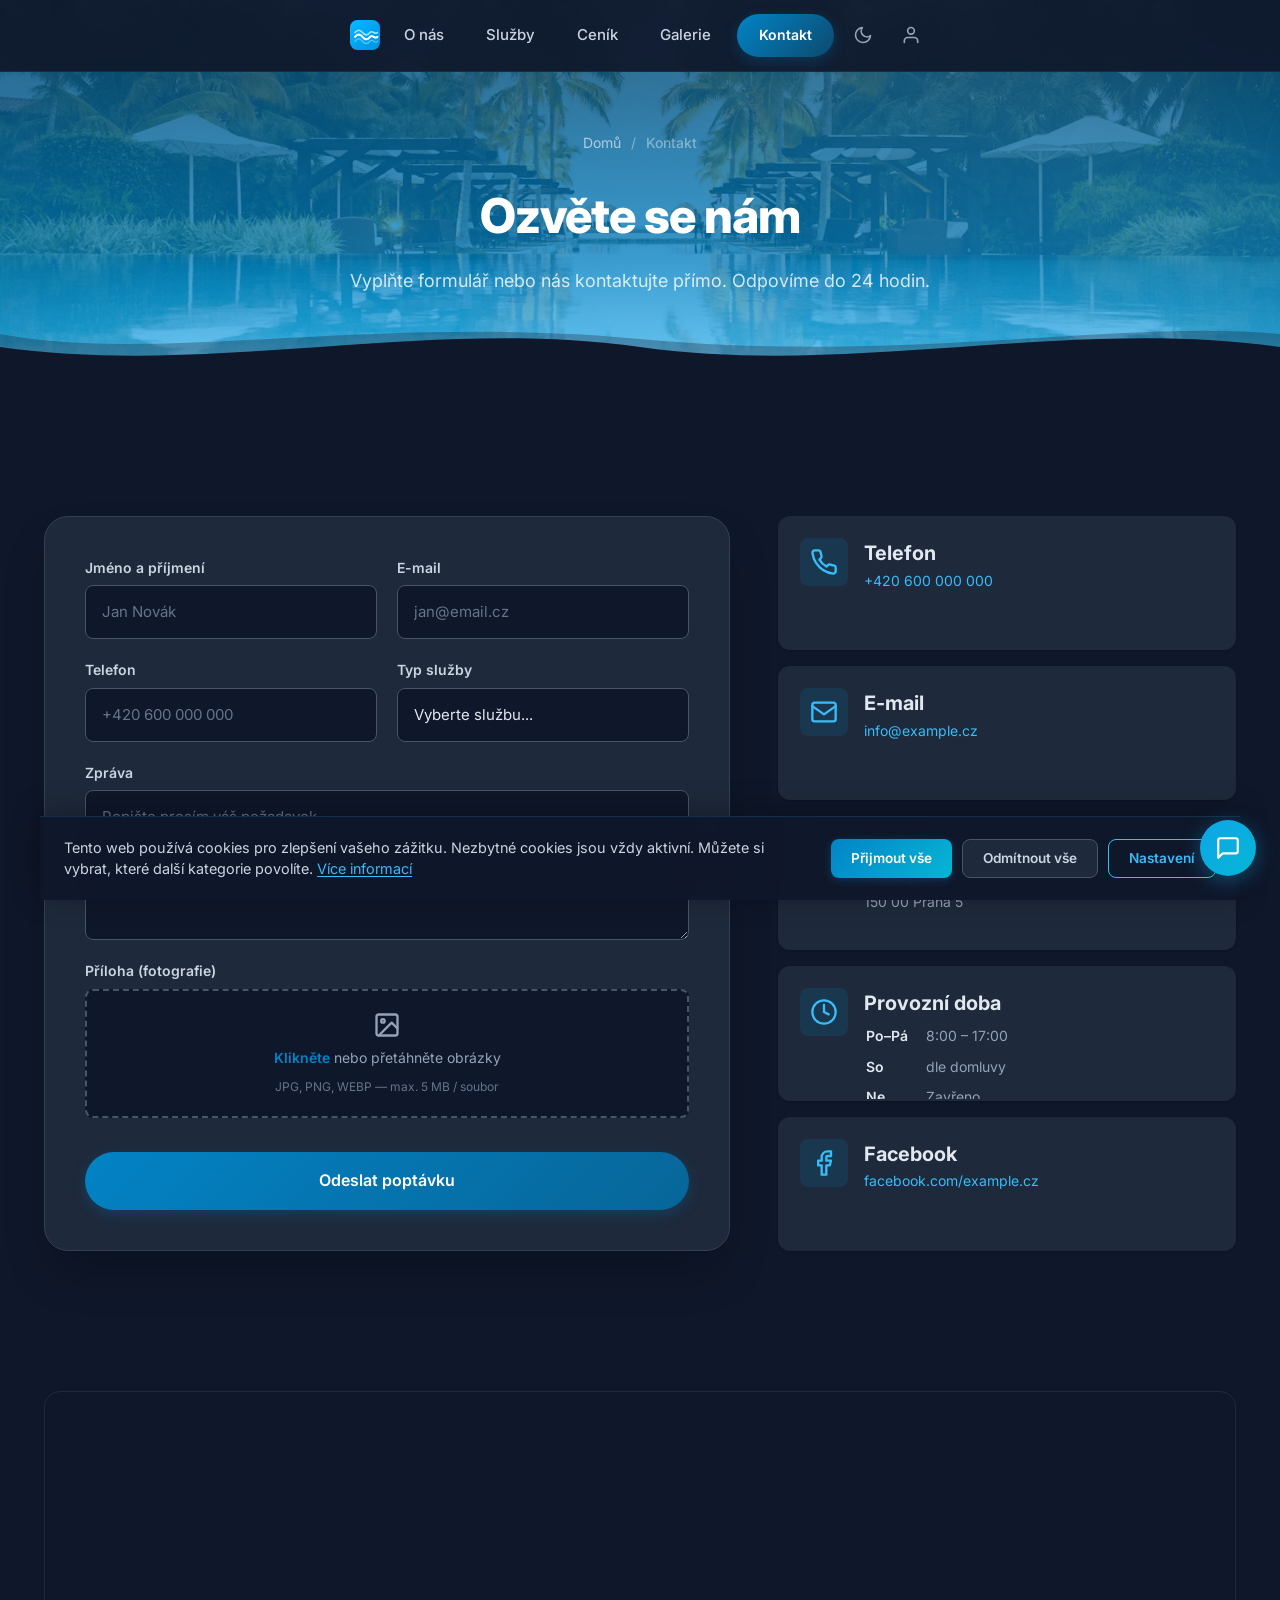
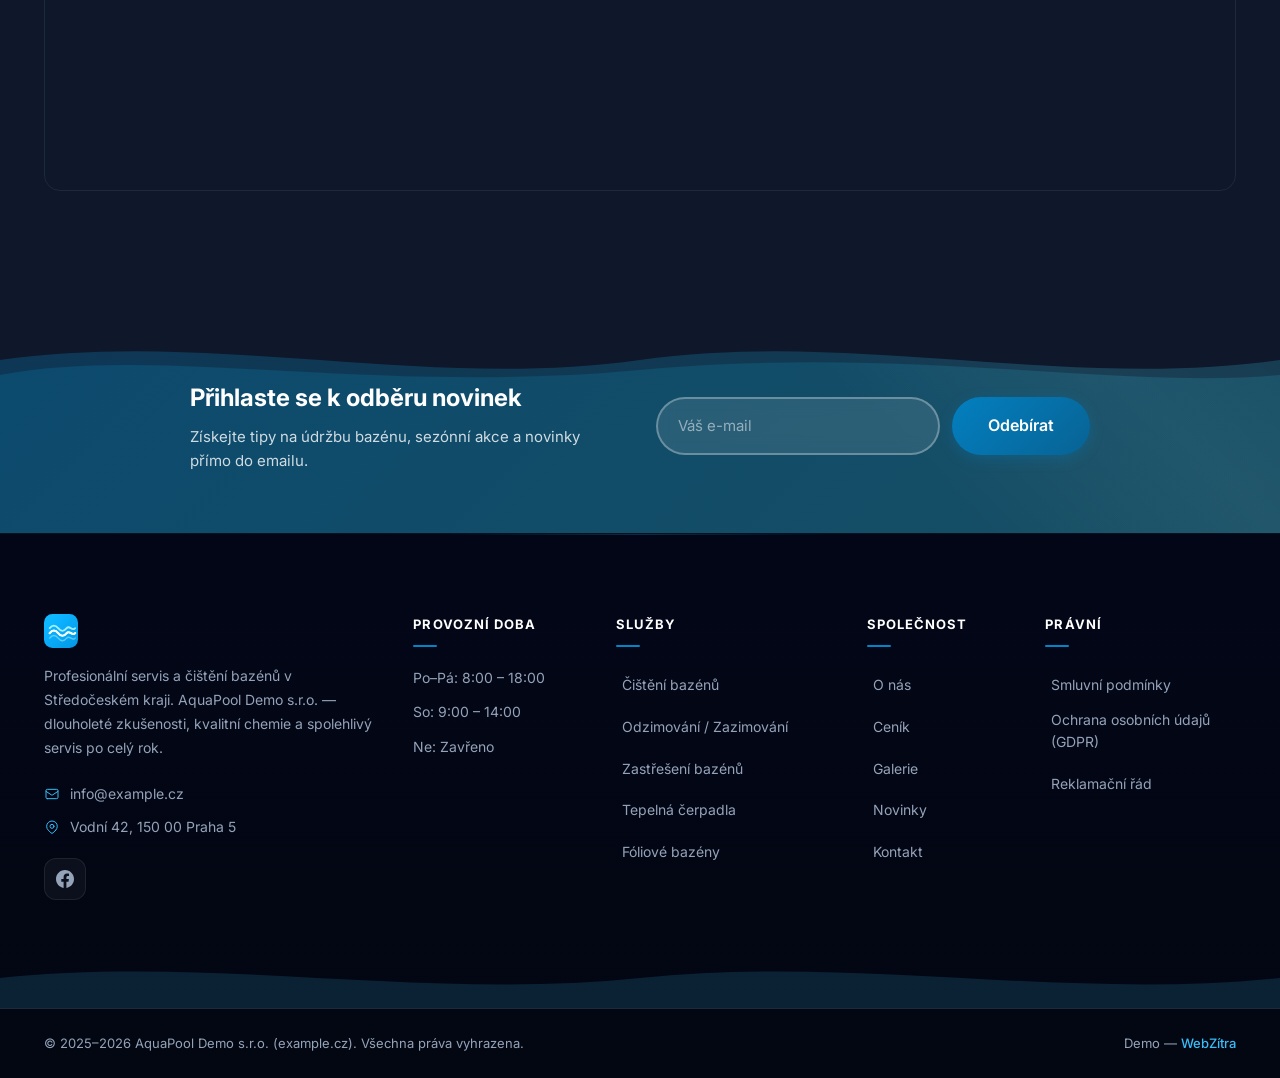
<file: kontakt.html>
<!DOCTYPE html>
<html lang="cs">
<head>
    <meta charset="UTF-8">
    <link rel="icon" type="image/svg+xml" href="pool-icon.svg">
    <meta name="viewport" content="width=device-width, initial-scale=1.0">
    <title>Kontakt – AquaPool Demo | Nezávazná poptávka</title>
    <meta name="description" content="Kontaktujte AquaPool Demo. Nezávazná poptávka, telefon +420 600 000 000, email info@example.cz. Vodní 42, 150 00 Praha 5. Středočeský kraj.">
    <meta name="robots" content="index, follow">
    <link rel="canonical" href="https://demo-aquapool.netlify.app/kontakt.html">

    <!-- Open Graph -->
    <meta property="og:title" content="Kontakt – AquaPool Demo">
    <meta property="og:description" content="Kontaktujte nás pro nezávaznou poptávku. Odpovíme do 24 hodin.">
    <meta property="og:type" content="website">
    <meta property="og:locale" content="cs_CZ">
    <meta property="og:url" content="https://demo-aquapool.netlify.app/kontakt.html">
    <meta property="og:image" content="images/gallery/hero-main.jpg">

    <link rel="apple-touch-icon" href="pool-icon.svg">
    <link rel="manifest" href="manifest.json">
    <meta name="theme-color" content="#0284c7">

    <script>(function(){var t=localStorage.getItem('theme');if(t)document.documentElement.setAttribute('data-theme',t);})()</script>

    <!-- Fonts -->
    <link rel="preconnect" href="https://fonts.googleapis.com">
    <link rel="preconnect" href="https://fonts.gstatic.com" crossorigin>
    <link rel="preload" href="https://fonts.googleapis.com/css2?family=Inter:wght@400;500;600;700;800&display=swap" as="style">
    <link href="https://fonts.googleapis.com/css2?family=Inter:wght@400;500;600;700;800&display=swap" rel="stylesheet">

    <!-- Styles -->
    <link rel="stylesheet" href="css/style.css?v=14">
    <link rel="stylesheet" href="css/hero.css?v=14">
    <link rel="stylesheet" href="css/pages.css?v=14">
    <link rel="stylesheet" href="css/cookies.css?v=14">
    <link rel="stylesheet" href="css/ai-chat.css?v=1">
    <script type="application/ld+json">
    {
        "@context": "https://schema.org",
        "@type": "BreadcrumbList",
        "itemListElement": [
            {"@type": "ListItem", "position": 1, "name": "Domů", "item": "https://demo-aquapool.netlify.app/"},
            {"@type": "ListItem", "position": 2, "name": "Kontakt", "item": "https://demo-aquapool.netlify.app/kontakt.html"}
        ]
    }
    </script>
    <!-- Structured Data: LocalBusiness -->
    <script type="application/ld+json">
    {
        "@context": "https://schema.org",
        "@type": "LocalBusiness",
        "name": "AquaPool Demo – AquaPool Demo s.r.o.",
        "description": "Profesionální péče o bazény v Středočeském kraji",
        "url": "https://demo-aquapool.netlify.app",
        "telephone": "+420600000000",
        "email": "info@example.cz",
        "address": {
            "@type": "PostalAddress",
            "streetAddress": "Vodní 42",
            "addressLocality": "Praha 5",
            "postalCode": "150 00",
            "addressCountry": "CZ"
        },
        "areaServed": ["Středočeský kraj", "Středočeský kraj"],
        "serviceType": ["Čištění bazénů", "Servis bazénů", "Údržba bazénů", "Bazény na klíč", "Zastřešení bazénů"]
    }
    </script>
</head>
<body>
    <a href="#main-content" class="skip-link">Přejít na obsah</a>

    <!-- Scroll Progress Bar -->
    <div class="scroll-progress" id="scrollProgress"></div>

    <!-- ===================== NAVBAR ===================== -->
    <nav class="navbar" id="navbar">
        <div class="container nav-container">
            <a href="index.html" class="nav-logo">
                <img src="images/logos/logo-aquapool.svg" alt="AquaPool Demo s.r.o." height="36">
            </a>
            <div class="nav-links" id="navLinks">
                <a href="o-nas.html">O nás</a>
                <a href="sluzby.html">Služby</a>
                <a href="cenik.html">Ceník</a>
                <a href="galerie.html">Galerie</a>
                <a href="kontakt.html" class="nav-cta-btn btn btn-sm btn-primary active">Kontakt</a>
                <button class="theme-toggle" id="themeToggle" aria-label="Přepnout tmavý režim" title="Tmavý/světlý režim">
                    <svg class="theme-icon-sun" width="20" height="20" viewBox="0 0 24 24" fill="none" stroke="currentColor" stroke-width="2" stroke-linecap="round" stroke-linejoin="round"><circle cx="12" cy="12" r="5"/><line x1="12" y1="1" x2="12" y2="3"/><line x1="12" y1="21" x2="12" y2="23"/><line x1="4.22" y1="4.22" x2="5.64" y2="5.64"/><line x1="18.36" y1="18.36" x2="19.78" y2="19.78"/><line x1="1" y1="12" x2="3" y2="12"/><line x1="21" y1="12" x2="23" y2="12"/><line x1="4.22" y1="19.78" x2="5.64" y2="18.36"/><line x1="18.36" y1="5.64" x2="19.78" y2="4.22"/></svg>
                    <svg class="theme-icon-moon" width="20" height="20" viewBox="0 0 24 24" fill="none" stroke="currentColor" stroke-width="2" stroke-linecap="round" stroke-linejoin="round"><path d="M21 12.79A9 9 0 1 1 11.21 3 7 7 0 0 0 21 12.79z"/></svg>
                    <span class="nav-icon-label theme-label">Tmavý režim</span>
                </button>
                <a href="prihlaseni.html" class="nav-user-btn" aria-label="Přihlášení / Registrace" title="Přihlášení">
                    <svg width="20" height="20" viewBox="0 0 24 24" fill="none" stroke="currentColor" stroke-width="2" stroke-linecap="round" stroke-linejoin="round"><path d="M20 21v-2a4 4 0 0 0-4-4H8a4 4 0 0 0-4 4v2"/><circle cx="12" cy="7" r="4"/></svg>
                    <span class="nav-icon-label">Přihlášení</span>
                </a>
            </div>
            <button class="nav-toggle" id="navToggle" aria-label="Menu" aria-expanded="false">
                <span></span><span></span><span></span>
            </button>
        </div>
    </nav>

    <main id="main-content">

    <!-- ===================== PAGE HEADER ===================== -->
    <section class="page-header" style="--page-bg: url('../images/gallery/hero-main.jpg')">
        <!-- Bubbles -->
        <div class="page-header-bubbles">
            <div class="page-header-bubble" style="left:6%;width:18px;height:18px;animation-duration:9s;animation-delay:0s"></div>
            <div class="page-header-bubble" style="left:22%;width:26px;height:26px;animation-duration:13s;animation-delay:2s"></div>
            <div class="page-header-bubble" style="left:38%;width:14px;height:14px;animation-duration:10s;animation-delay:1s"></div>
            <div class="page-header-bubble" style="left:52%;width:20px;height:20px;animation-duration:8s;animation-delay:3.5s"></div>
            <div class="page-header-bubble" style="left:66%;width:30px;height:30px;animation-duration:15s;animation-delay:0.5s"></div>
            <div class="page-header-bubble" style="left:80%;width:10px;height:10px;animation-duration:7s;animation-delay:4s"></div>
            <div class="page-header-bubble" style="left:90%;width:22px;height:22px;animation-duration:12s;animation-delay:2.5s"></div>
            <div class="page-header-bubble" style="left:14%;width:8px;height:8px;animation-duration:16s;animation-delay:5s"></div>
        </div>
        <div class="container">
            <nav class="breadcrumb" aria-label="Breadcrumb">
                <a href="index.html">Domů</a>
                <span class="breadcrumb-sep">/</span>
                <span class="breadcrumb-current">Kontakt</span>
            </nav>
            <h1 class="page-title animate-on-scroll">Ozvěte se nám</h1>
            <p class="page-subtitle animate-on-scroll">Vyplňte formulář nebo nás kontaktujte přímo. Odpovíme do 24 hodin.</p>
        </div>
        <!-- Waves -->
        <div class="page-header-waves">
            <div class="page-header-wave page-header-wave--1"></div>
            <div class="page-header-wave page-header-wave--2"></div>
        </div>
    </section>

    <!-- ===================== CONTACT ===================== -->
    <section class="section">
        <div class="container">
            <div class="contact-grid">
                <!-- Contact Form -->
                <form class="contact-form animate-on-scroll" id="contactForm" name="contact" method="POST" data-netlify="true" netlify-honeypot="bot-field" enctype="multipart/form-data" novalidate>
                    <input type="hidden" name="form-name" value="contact">
                    <div class="form-honeypot">
                        <label>Don't fill this out: <input name="bot-field"></label>
                    </div>
                    <div class="form-row">
                        <div class="form-group">
                            <label for="name">Jméno a příjmení</label>
                            <input type="text" id="name" name="name" placeholder="Jan Novák" required autocomplete="name" aria-describedby="name-error">
                            <span id="name-error" class="form-error">Vyplňte prosím jméno</span>
                        </div>
                        <div class="form-group">
                            <label for="email">E-mail</label>
                            <input type="email" id="email" name="email" placeholder="jan@email.cz" required autocomplete="email" aria-describedby="email-error">
                            <span id="email-error" class="form-error">Zadejte platný e-mail</span>
                        </div>
                    </div>
                    <div class="form-row">
                        <div class="form-group">
                            <label for="phone">Telefon</label>
                            <input type="tel" id="phone" name="phone" placeholder="+420 600 000 000" autocomplete="tel" aria-describedby="phone-error">
                            <span id="phone-error" class="form-error">Zadejte platné telefonní číslo</span>
                        </div>
                        <div class="form-group">
                            <label for="service">Typ služby</label>
                            <select id="service" name="service" required aria-describedby="service-error">
                                <option value="" disabled selected>Vyberte službu...</option>
                                <option value="cisteni">Čištění bazénu</option>
                                <option value="odzimovani">Sezónní příprava / Odzimování</option>
                                <option value="zazimovani">Zazimování bazénu</option>
                                <option value="bazen">Bazén na klíč</option>
                                <option value="zastreseni">Zastřešení bazénu</option>
                                <option value="tepelna-cerpadla">Tepelné čerpadlo</option>
                                <option value="chlorace">Automatická chlorace</option>
                                <option value="chemie">Bazénová chemie</option>
                                <option value="vodoservis">Vodní program VodoServis</option>
                                <option value="jine">Jiné</option>
                            </select>
                            <span id="service-error" class="form-error">Vyberte prosím službu</span>
                        </div>
                    </div>
                    <div class="form-group form-group-grow">
                        <label for="message">Zpráva</label>
                        <textarea id="message" name="message" rows="5" placeholder="Popište prosím váš požadavek..." required aria-describedby="message-error"></textarea>
                        <span id="message-error" class="form-error">Napište prosím zprávu</span>
                    </div>
                    <div class="form-group">
                        <label for="attachment">Příloha (fotografie)</label>
                        <div class="form-upload-area" id="uploadArea">
                            <input type="file" id="attachment" name="attachment" accept="image/*" multiple>
                            <svg class="form-upload-icon" width="28" height="28" viewBox="0 0 24 24" fill="none" stroke="currentColor" stroke-width="2" stroke-linecap="round" stroke-linejoin="round" aria-hidden="true">
                                <rect x="3" y="3" width="18" height="18" rx="2"/>
                                <circle cx="8.5" cy="8.5" r="1.5"/>
                                <path d="m21 15-5-5L5 21"/>
                            </svg>
                            <span class="form-upload-text"><strong>Klikněte</strong> nebo přetáhněte obrázky</span>
                            <span class="form-upload-hint">JPG, PNG, WEBP — max. 5 MB / soubor</span>
                        </div>
                        <div class="form-upload-preview" id="uploadPreview"></div>
                    </div>
                    <button type="submit" class="btn btn-primary btn-lg btn-block" id="submitBtn">
                        <span class="btn-text">Odeslat poptávku</span>
                        <span class="btn-loading" aria-hidden="true">
                            <svg width="20" height="20" viewBox="0 0 20 20" fill="none">
                                <circle cx="10" cy="10" r="8" stroke="currentColor" stroke-width="2" stroke-dasharray="40" stroke-dashoffset="10" stroke-linecap="round">
                                    <animateTransform attributeName="transform" type="rotate" from="0 10 10" to="360 10 10" dur="0.8s" repeatCount="indefinite"/>
                                </circle>
                            </svg>
                        </span>
                    </button>
                    <div class="form-success" id="formSuccess">
                        <svg width="48" height="48" viewBox="0 0 48 48" fill="none" aria-hidden="true">
                            <circle cx="24" cy="24" r="22" fill="#dcfce7" stroke="#16a34a" stroke-width="2"/>
                            <path d="M14 24l7 7 13-13" stroke="#16a34a" stroke-width="3" stroke-linecap="round" stroke-linejoin="round"/>
                        </svg>
                        <h3>Děkujeme za poptávku!</h3>
                        <p>Ozveme se vám do 24 hodin s předběžnou nabídkou.</p>
                    </div>
                </form>

                <!-- Contact Info -->
                <div class="contact-info animate-on-scroll">
                    <div class="contact-info-card">
                        <div class="contact-info-icon">
                            <svg width="28" height="28" viewBox="0 0 24 24" fill="none" stroke="#38bdf8" stroke-width="2" stroke-linecap="round" stroke-linejoin="round" aria-hidden="true">
                                <path d="M22 16.92v3a2 2 0 01-2.18 2 19.8 19.8 0 01-8.63-3.07 19.5 19.5 0 01-6-6 19.8 19.8 0 01-3.07-8.67A2 2 0 014.11 2h3a2 2 0 012 1.72c.13.96.36 1.9.7 2.81a2 2 0 01-.45 2.11L8.09 9.91a16 16 0 006 6l1.27-1.27a2 2 0 012.11-.45c.91.34 1.84.57 2.81.7a2 2 0 011.72 2z"/>
                            </svg>
                        </div>
                        <div>
                            <h3>Telefon</h3>
                            <p><a href="tel:+420600000000">+420 600 000 000</a></p>
                        </div>
                    </div>
                    <div class="contact-info-card">
                        <div class="contact-info-icon">
                            <svg width="28" height="28" viewBox="0 0 24 24" fill="none" stroke="#38bdf8" stroke-width="2" stroke-linecap="round" stroke-linejoin="round" aria-hidden="true">
                                <rect x="2" y="4" width="20" height="16" rx="2"/>
                                <path d="m22 7-10 7L2 7"/>
                            </svg>
                        </div>
                        <div>
                            <h3>E-mail</h3>
                            <p><a href="mailto:info@example.cz">info@example.cz</a></p>
                        </div>
                    </div>
                    <div class="contact-info-card">
                        <div class="contact-info-icon">
                            <svg width="28" height="28" viewBox="0 0 24 24" fill="none" stroke="#38bdf8" stroke-width="2" stroke-linecap="round" stroke-linejoin="round" aria-hidden="true">
                                <path d="M20 10c0 6-8 12-8 12s-8-6-8-12a8 8 0 1116 0z"/>
                                <circle cx="12" cy="10" r="3"/>
                            </svg>
                        </div>
                        <div>
                            <h3>Adresa</h3>
                            <p>Vodní 42<br>150 00 Praha 5</p>
                            <p style="margin-top: 4px; font-size: 0.875rem; color: var(--text-muted);"></p>
                        </div>
                    </div>
                    <div class="contact-info-card">
                        <div class="contact-info-icon">
                            <svg width="28" height="28" viewBox="0 0 24 24" fill="none" stroke="#38bdf8" stroke-width="2" stroke-linecap="round" stroke-linejoin="round" aria-hidden="true">
                                <circle cx="12" cy="12" r="10"/>
                                <path d="M12 6v6l4 2"/>
                            </svg>
                        </div>
                        <div>
                            <h3>Provozní doba</h3>
                            <table class="hours-table">
                                <tr><td>Po–Pá</td><td>8:00 – 17:00</td></tr>
                                <tr><td>So</td><td>dle domluvy</td></tr>
                                <tr><td>Ne</td><td>Zavřeno</td></tr>
                            </table>
                        </div>
                    </div>
                    <div class="contact-info-card">
                        <div class="contact-info-icon">
                            <svg width="28" height="28" viewBox="0 0 24 24" fill="none" stroke="#38bdf8" stroke-width="2" stroke-linecap="round" stroke-linejoin="round" aria-hidden="true">
                                <path d="M18 2h-3a5 5 0 00-5 5v3H7v4h3v8h4v-8h3l1-4h-4V7a1 1 0 011-1h3z"/>
                            </svg>
                        </div>
                        <div>
                            <h3>Facebook</h3>
                            <p><a href="https://www.facebook.com/example.cz/" target="_blank" rel="noopener noreferrer">facebook.com/example.cz</a></p>
                        </div>
                    </div>
                </div>
            </div>
        </div>
    </section>

    <!-- ===================== FULL-WIDTH MAP ===================== -->
    <section class="section" style="padding-top: 0;">
        <div class="container">
            <div class="contact-map-full" style="border-radius: var(--radius-lg); overflow: hidden;">
                <iframe
                    src="https://maps.google.com/maps?q=Praha+5%2C+150+00%2C+Czech+Republic&t=&z=13&ie=UTF8&iwloc=&output=embed"
                    width="100%"
                    height="400"
                    style="border:0"
                    allowfullscreen=""
                    loading="lazy"
                    referrerpolicy="no-referrer-when-downgrade"
                    title="AquaPool Demo — mapa, Vodní 42, 150 00 Praha 5">
                </iframe>
            </div>
        </div>
    </section>

    </main>

    <!-- ===================== CTA + NEWSLETTER ===================== -->
    <div class="cta-newsletter-wrapper cta-newsletter-wrapper--single">
        <!-- Waves at TOP (flipped) -->
        <div class="cta-waves cta-waves--top" aria-hidden="true">
            <div class="cta-wave cta-wave--1"></div>
            <div class="cta-wave cta-wave--2"></div>
        </div>
        <!-- Bubbles (shared) -->
        <div class="cta-bubbles" aria-hidden="true">
            <div class="cta-bubble" style="left: 12%; width: 16px; height: 16px; animation-duration: 11s; animation-delay: 0.5s; bottom: -16px;"></div>
            <div class="cta-bubble" style="left: 30%; width: 24px; height: 24px; animation-duration: 13s; animation-delay: 2.5s; bottom: -24px;"></div>
            <div class="cta-bubble" style="left: 48%; width: 12px; height: 12px; animation-duration: 8s; animation-delay: 1s; bottom: -12px;"></div>
            <div class="cta-bubble" style="left: 65%; width: 20px; height: 20px; animation-duration: 15s; animation-delay: 3.5s; bottom: -20px;"></div>
            <div class="cta-bubble" style="left: 80%; width: 28px; height: 28px; animation-duration: 17s; animation-delay: 4s; bottom: -28px;"></div>
        </div>

        <!-- Newsletter Section -->
        <section class="newsletter-section">
            <div class="container">
                <div class="newsletter-inner">
                    <div class="newsletter-text">
                        <h3>Přihlaste se k odběru novinek</h3>
                        <p>Získejte tipy na údržbu bazénu, sezónní akce a novinky přímo do emailu.</p>
                    </div>
                    <form class="newsletter-form" id="newsletter-form">
                        <input type="email" name="email" placeholder="Váš e-mail" required aria-label="E-mail pro newsletter">
                        <button type="submit" class="btn btn-primary btn-lg">Odebírat</button>
                    </form>
                </div>
            </div>
        </section>
    </div>

    <!-- ===================== FOOTER ===================== -->
    <footer class="footer">
        <div class="container">
            <div class="footer-grid">
                <div class="footer-brand">
<a href="index.html" class="nav-logo footer-brand-logo">
                        <img src="images/logos/logo-aquapool.svg" alt="AquaPool Demo s.r.o." height="40">
                    </a>
                    <p class="footer-desc">Profesionální servis a čištění bazénů v Středočeském kraji. AquaPool Demo s.r.o. — dlouholeté zkušenosti, kvalitní chemie a spolehlivý servis po celý rok. </p>
                    <div class="footer-contact-item">
                        <svg width="16" height="16" fill="none" stroke="currentColor" stroke-width="1.5" viewBox="0 0 24 24"><path d="M3 8l7.89 5.26a2 2 0 002.22 0L21 8M5 19h14a2 2 0 002-2V7a2 2 0 00-2-2H5a2 2 0 00-2 2v10a2 2 0 002 2z" stroke-linecap="round" stroke-linejoin="round"/></svg>
                        <a href="mailto:info@example.cz">info@example.cz</a>
                    </div>
                    <div class="footer-contact-item">
                        <svg width="16" height="16" fill="none" stroke="currentColor" stroke-width="1.5" viewBox="0 0 24 24"><path d="M17.657 16.657L13.414 20.9a1.998 1.998 0 01-2.827 0l-4.244-4.243a8 8 0 1111.314 0z" stroke-linecap="round" stroke-linejoin="round"/><path d="M15 11a3 3 0 11-6 0 3 3 0 016 0z" stroke-linecap="round" stroke-linejoin="round"/></svg>
                        Vodní 42, 150 00 Praha 5
                    </div>
                    <div class="footer-social">
                        <a href="https://www.facebook.com/example.cz/" target="_blank" rel="noopener noreferrer" aria-label="Facebook"><svg width="16" height="16" fill="currentColor" viewBox="0 0 24 24"><path d="M24 12.073c0-6.627-5.373-12-12-12s-12 5.373-12 12c0 5.99 4.388 10.954 10.125 11.854v-8.385H7.078v-3.47h3.047V9.43c0-3.007 1.792-4.669 4.533-4.669 1.312 0 2.686.235 2.686.235v2.953H15.83c-1.491 0-1.956.925-1.956 1.874v2.25h3.328l-.532 3.47h-2.796v8.385C19.612 23.027 24 18.062 24 12.073z"/></svg></a>
                    </div>
                </div>
                                <div class="footer-links-col">
                    <h4>Provozní doba</h4>
                    <ul>
                        <li>Po–Pá: 8:00 – 18:00</li>
                        <li>So: 9:00 – 14:00</li>
                        <li>Ne: Zavřeno</li>
                    </ul>
                </div>
                <div class="footer-links-col">
                    <h4>Služby</h4>
                    <ul>
                        <li><a href="sluzby.html">Čištění bazénů</a></li>
                        <li><a href="sluzby.html">Odzimování / Zazimování</a></li>
                        <li><a href="sluzby.html">Zastřešení bazénů</a></li>
                        <li><a href="sluzby.html">Tepelná čerpadla</a></li>
                        <li><a href="sluzby.html">Fóliové bazény</a></li>
                    </ul>
                </div>
                <div class="footer-links-col">
                    <h4>Společnost</h4>
                    <ul>
                        <li><a href="o-nas.html">O nás</a></li>
                        <li><a href="cenik.html">Ceník</a></li>
                        <li><a href="galerie.html">Galerie</a></li>
                        <li><a href="novinky.html">Novinky</a></li>
                        <li><a href="kontakt.html">Kontakt</a></li>
                    </ul>
                </div>
                <div class="footer-links-col">
                    <h4>Právní</h4>
                    <ul>
                        <li><a href="smluvni-podminky.html">Smluvní podmínky</a></li>
                        <li><a href="smluvni-podminky.html#ochrana-udaju">Ochrana osobních údajů (GDPR)</a></li>
                        <li><a href="reklamacni-rad.html">Reklamační řád</a></li>
                    </ul>
                </div>
            </div>
        </div>
        <div class="footer-wave"></div>
        <div class="footer-bottom">
            <div class="container">
                <p>&copy; 2025–2026 AquaPool Demo s.r.o. (example.cz). Všechna práva vyhrazena.</p>
                <div class="footer-bottom-links">
                    <span>Demo — <a href="https://webzitra.cz" target="_blank" rel="noopener">WebZítra</a></span>
                </div>
            </div>
        </div>
    </footer>

    <!-- Scroll to Top Button -->
    <button class="scroll-top" id="scrollTop" aria-label="Zpět nahoru">
        <svg width="20" height="20" fill="none" stroke="currentColor" stroke-width="2.5" stroke-linecap="round" stroke-linejoin="round" viewBox="0 0 24 24"><polyline points="18 15 12 9 6 15"/></svg>
    </button>

    <!-- ===================== COOKIE BANNER ===================== -->
    <div id="cookie-banner" class="cookie-banner"></div>

    <!-- Scripts -->
    <script src="js/cookies.js?v=14" defer></script>
    <script src="js/main.js?v=14" defer></script>
    <script src="js/form.js?v=14" defer></script>
    <script src="js/ai-chat.js?v=1" defer></script>
</body>
</html>
</file>
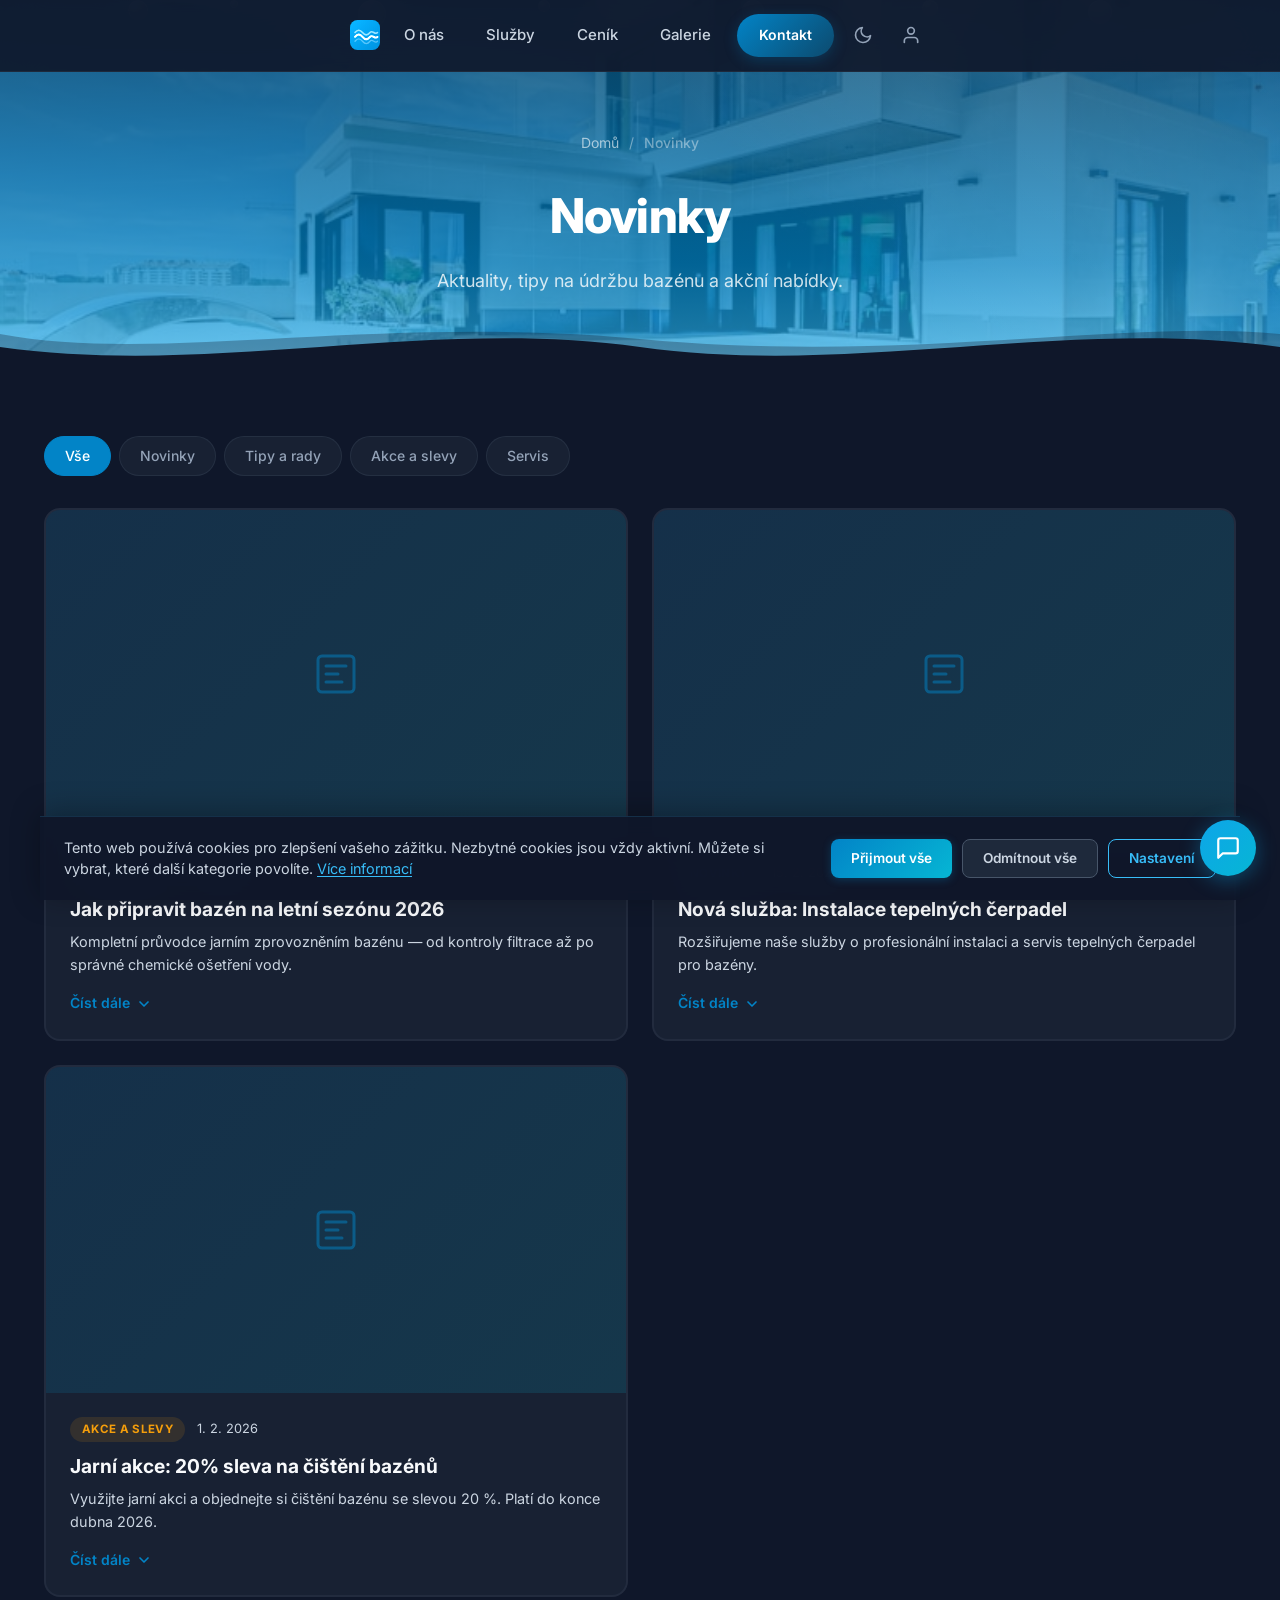
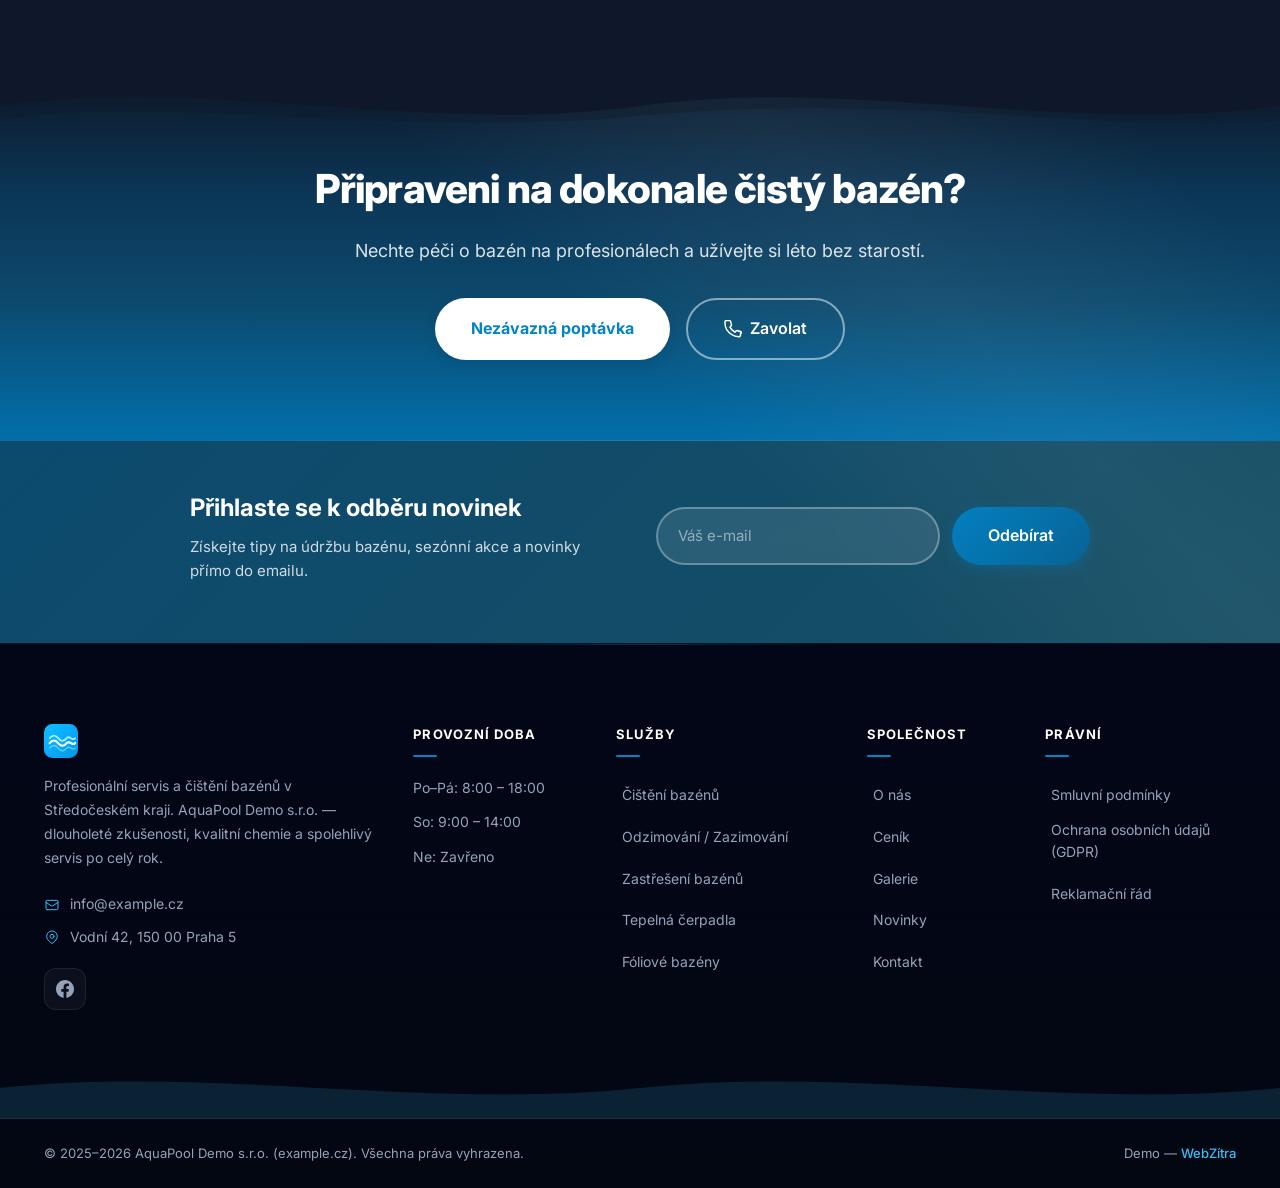
<file: novinky.html>
<!DOCTYPE html>
<html lang="cs">
<head>
    <meta charset="UTF-8">
    <link rel="icon" type="image/svg+xml" href="pool-icon.svg">
    <meta name="viewport" content="width=device-width, initial-scale=1.0">
    <title>Novinky – AquaPool | Aktuality, tipy a akce</title>
    <meta name="description" content="Novinky, tipy na údržbu bazénu, aktuální akce a slevy od AquaPool Demo s.r.o. Sledujte naše články a buďte vždy o krok napřed.">
    <meta name="robots" content="index, follow">
    <link rel="canonical" href="https://example.cz/novinky.html">

    <!-- Open Graph -->
    <meta property="og:title" content="Novinky – AquaPool | example.cz">
    <meta property="og:description" content="Aktuality, tipy na údržbu bazénu a akční nabídky. Sledujte naše novinky.">
    <meta property="og:type" content="website">
    <meta property="og:locale" content="cs_CZ">
    <meta property="og:url" content="https://example.cz/novinky.html">
    <meta property="og:image" content="images/gallery/hero-main.jpg">

    <link rel="apple-touch-icon" href="pool-icon.svg">
    <link rel="manifest" href="manifest.json">
    <meta name="theme-color" content="#0284c7">

    <script>(function(){var t=localStorage.getItem('theme');if(t)document.documentElement.setAttribute('data-theme',t);})()</script>

    <!-- Fonts -->
    <link rel="preconnect" href="https://fonts.googleapis.com">
    <link rel="preconnect" href="https://fonts.gstatic.com" crossorigin>
    <link rel="preload" href="https://fonts.googleapis.com/css2?family=Inter:wght@400;500;600;700;800&display=swap" as="style">
    <link href="https://fonts.googleapis.com/css2?family=Inter:wght@400;500;600;700;800&display=swap" rel="stylesheet">

    <!-- Styles -->
    <link rel="stylesheet" href="css/style.css?v=15">
    <link rel="stylesheet" href="css/hero.css?v=15">
    <link rel="stylesheet" href="css/pages.css?v=15">
    <link rel="stylesheet" href="css/cookies.css?v=15">
    <link rel="stylesheet" href="css/ai-chat.css?v=1">

    <!-- Structured Data: BreadcrumbList -->
    <script type="application/ld+json">
    {
        "@context": "https://schema.org",
        "@type": "BreadcrumbList",
        "itemListElement": [
            {"@type": "ListItem", "position": 1, "name": "Domů", "item": "https://example.cz/"},
            {"@type": "ListItem", "position": 2, "name": "Novinky", "item": "https://example.cz/novinky.html"}
        ]
    }
    </script>
</head>
<body>
    <a href="#main-content" class="skip-link">Přejít na obsah</a>

    <!-- Scroll Progress Bar -->
    <div class="scroll-progress" id="scrollProgress"></div>

    <!-- ===================== NAVBAR ===================== -->
    <nav class="navbar" id="navbar">
        <div class="container nav-container">
            <a href="index.html" class="nav-logo">
                <img src="images/logos/logo-aquapool.svg" alt="AquaPool Demo s.r.o." height="36">
            </a>
            <div class="nav-links" id="navLinks">
                <a href="o-nas.html">O nás</a>
                <a href="sluzby.html">Služby</a>
                <a href="cenik.html">Ceník</a>
                <a href="galerie.html">Galerie</a>
                <a href="kontakt.html" class="nav-cta-btn btn btn-sm btn-primary">Kontakt</a>
                <button class="theme-toggle" id="themeToggle" aria-label="Přepnout tmavý režim" title="Tmavý/světlý režim">
                    <svg class="theme-icon-sun" width="20" height="20" viewBox="0 0 24 24" fill="none" stroke="currentColor" stroke-width="2" stroke-linecap="round" stroke-linejoin="round"><circle cx="12" cy="12" r="5"/><line x1="12" y1="1" x2="12" y2="3"/><line x1="12" y1="21" x2="12" y2="23"/><line x1="4.22" y1="4.22" x2="5.64" y2="5.64"/><line x1="18.36" y1="18.36" x2="19.78" y2="19.78"/><line x1="1" y1="12" x2="3" y2="12"/><line x1="21" y1="12" x2="23" y2="12"/><line x1="4.22" y1="19.78" x2="5.64" y2="18.36"/><line x1="18.36" y1="5.64" x2="19.78" y2="4.22"/></svg>
                    <svg class="theme-icon-moon" width="20" height="20" viewBox="0 0 24 24" fill="none" stroke="currentColor" stroke-width="2" stroke-linecap="round" stroke-linejoin="round"><path d="M21 12.79A9 9 0 1 1 11.21 3 7 7 0 0 0 21 12.79z"/></svg>
                    <span class="nav-icon-label theme-label">Tmavý režim</span>
                </button>
                <a href="prihlaseni.html" class="nav-user-btn" aria-label="Přihlášení / Registrace" title="Přihlášení">
                    <svg width="20" height="20" viewBox="0 0 24 24" fill="none" stroke="currentColor" stroke-width="2" stroke-linecap="round" stroke-linejoin="round"><path d="M20 21v-2a4 4 0 0 0-4-4H8a4 4 0 0 0-4 4v2"/><circle cx="12" cy="7" r="4"/></svg>
                    <span class="nav-icon-label">Přihlášení</span>
                </a>
            </div>
            <button class="nav-toggle" id="navToggle" aria-label="Menu" aria-expanded="false">
                <span></span><span></span><span></span>
            </button>
        </div>
    </nav>

    <main id="main-content">

    <!-- ===================== PAGE HEADER ===================== -->
    <section class="page-header" style="--page-bg: url('../images/gallery/bazen-01.jpg')">
        <!-- Bubbles -->
        <div class="page-header-bubbles">
            <div class="page-header-bubble" style="left:10%;width:20px;height:20px;animation-duration:8s;animation-delay:0s"></div>
            <div class="page-header-bubble" style="left:28%;width:28px;height:28px;animation-duration:14s;animation-delay:1.5s"></div>
            <div class="page-header-bubble" style="left:42%;width:12px;height:12px;animation-duration:10s;animation-delay:0.5s"></div>
            <div class="page-header-bubble" style="left:58%;width:22px;height:22px;animation-duration:12s;animation-delay:3s"></div>
            <div class="page-header-bubble" style="left:72%;width:16px;height:16px;animation-duration:9s;animation-delay:2s"></div>
            <div class="page-header-bubble" style="left:85%;width:24px;height:24px;animation-duration:11s;animation-delay:4s"></div>
            <div class="page-header-bubble" style="left:18%;width:8px;height:8px;animation-duration:16s;animation-delay:5s"></div>
        </div>
        <div class="container">
            <nav class="breadcrumb" aria-label="Breadcrumb">
                <a href="index.html">Domů</a>
                <span class="breadcrumb-sep">/</span>
                <span class="breadcrumb-current">Novinky</span>
            </nav>
            <h1 class="page-title animate-on-scroll">Novinky</h1>
            <p class="page-subtitle animate-on-scroll">Aktuality, tipy na údržbu bazénu a akční nabídky.</p>
        </div>
        <!-- Waves -->
        <div class="page-header-waves">
            <div class="page-header-wave page-header-wave--1"></div>
            <div class="page-header-wave page-header-wave--2"></div>
        </div>
    </section>

    <!-- ===================== NOVINKY CONTENT ===================== -->
    <section class="novinky-section section">
        <div class="container">
            <!-- Category Filters -->
            <div class="novinky-filters animate-on-scroll">
                <button class="novinky-filter active" data-filter="all">Vše</button>
                <button class="novinky-filter" data-filter="novinky">Novinky</button>
                <button class="novinky-filter" data-filter="tipy">Tipy a rady</button>
                <button class="novinky-filter" data-filter="akce">Akce a slevy</button>
                <button class="novinky-filter" data-filter="servis">Servis</button>
            </div>

            <!-- Posts Grid (rendered by JS) -->
            <div class="novinky-grid" id="novinkyGrid">
                <!-- Posts rendered by novinky.js -->
            </div>
        </div>
    </section>

    </main>

    <!-- ===================== CTA + NEWSLETTER ===================== -->
    <div class="cta-newsletter-wrapper">
        <!-- Waves at TOP (flipped) -->
        <div class="cta-waves cta-waves--top" aria-hidden="true">
            <div class="cta-wave cta-wave--1"></div>
            <div class="cta-wave cta-wave--2"></div>
        </div>
        <!-- Bubbles (shared) -->
        <div class="cta-bubbles" aria-hidden="true">
            <div class="cta-bubble" style="left: 8%; width: 18px; height: 18px; animation-duration: 10s; animation-delay: 0s; bottom: -20px;"></div>
            <div class="cta-bubble" style="left: 22%; width: 30px; height: 30px; animation-duration: 14s; animation-delay: 2s; bottom: -30px;"></div>
            <div class="cta-bubble" style="left: 38%; width: 14px; height: 14px; animation-duration: 9s; animation-delay: 4s; bottom: -14px;"></div>
            <div class="cta-bubble" style="left: 52%; width: 24px; height: 24px; animation-duration: 12s; animation-delay: 1s; bottom: -24px;"></div>
            <div class="cta-bubble" style="left: 68%; width: 10px; height: 10px; animation-duration: 16s; animation-delay: 3s; bottom: -10px;"></div>
            <div class="cta-bubble" style="left: 82%; width: 36px; height: 36px; animation-duration: 18s; animation-delay: 5s; bottom: -36px;"></div>
        </div>

        <!-- CTA Section -->
        <section class="cta-banner">
            <div class="container">
                <h2 class="animate-on-scroll">Připraveni na dokonale čistý bazén?</h2>
                <p class="animate-on-scroll">Nechte péči o bazén na profesionálech a užívejte si léto bez starostí.</p>
                <div class="cta-banner-btns animate-on-scroll">
                    <a href="kontakt.html" class="btn btn-lg btn-white">Nezávazná poptávka</a>
                    <a href="tel:+420600000000" class="btn btn-lg btn-outline-white">
                        <svg width="18" height="18" viewBox="0 0 18 18" fill="none" aria-hidden="true">
                            <path d="M16.5 12.69v2.5a1.67 1.67 0 01-1.82 1.67 16.5 16.5 0 01-7.19-2.56 16.25 16.25 0 01-5-5A16.5 16.5 0 01.93 2.11 1.67 1.67 0 012.59.5h2.5A1.67 1.67 0 016.76 2c.11.8.3 1.59.58 2.34a1.67 1.67 0 01-.38 1.76l-1.06 1.06a13.33 13.33 0 005 5l1.06-1.06a1.67 1.67 0 011.76-.38c.75.27 1.54.47 2.34.58a1.67 1.67 0 011.44 1.7z" stroke="currentColor" stroke-width="1.5" stroke-linecap="round" stroke-linejoin="round"/>
                        </svg>
                        Zavolat
                    </a>
                </div>
            </div>
        </section>

        <!-- Divider -->
        <div class="cta-newsletter-divider"></div>

        <!-- Newsletter Section -->
        <section class="newsletter-section">
            <div class="container">
                <div class="newsletter-inner">
                    <div class="newsletter-text">
                        <h3>Přihlaste se k odběru novinek</h3>
                        <p>Získejte tipy na údržbu bazénu, sezónní akce a novinky přímo do emailu.</p>
                    </div>
                    <form class="newsletter-form" id="newsletter-form">
                        <input type="email" name="email" placeholder="Váš e-mail" required aria-label="E-mail pro newsletter">
                        <button type="submit" class="btn btn-primary btn-lg">Odebírat</button>
                    </form>
                </div>
            </div>
        </section>
    </div>

    <!-- ===================== FOOTER ===================== -->
    <footer class="footer">
        <div class="container">
            <div class="footer-grid">
                <div class="footer-brand">
                    <a href="index.html" class="nav-logo footer-brand-logo">
                        <img src="images/logos/logo-aquapool.svg" alt="AquaPool Demo s.r.o." height="40">
                    </a>
                    <p class="footer-desc">Profesionální servis a čištění bazénů v Středočeském kraji. AquaPool Demo s.r.o. — dlouholeté zkušenosti, kvalitní chemie a spolehlivý servis po celý rok. </p>
                    <div class="footer-contact-item">
                        <svg width="16" height="16" fill="none" stroke="currentColor" stroke-width="1.5" viewBox="0 0 24 24"><path d="M3 8l7.89 5.26a2 2 0 002.22 0L21 8M5 19h14a2 2 0 002-2V7a2 2 0 00-2-2H5a2 2 0 00-2 2v10a2 2 0 002 2z" stroke-linecap="round" stroke-linejoin="round"/></svg>
                        <a href="mailto:info@example.cz">info@example.cz</a>
                    </div>
                    <div class="footer-contact-item">
                        <svg width="16" height="16" fill="none" stroke="currentColor" stroke-width="1.5" viewBox="0 0 24 24"><path d="M17.657 16.657L13.414 20.9a1.998 1.998 0 01-2.827 0l-4.244-4.243a8 8 0 1111.314 0z" stroke-linecap="round" stroke-linejoin="round"/><path d="M15 11a3 3 0 11-6 0 3 3 0 016 0z" stroke-linecap="round" stroke-linejoin="round"/></svg>
                        Vodní 42, 150 00 Praha 5
                    </div>
                    <div class="footer-social">
                        <a href="https://www.facebook.com/example.cz/" target="_blank" rel="noopener noreferrer" aria-label="Facebook"><svg width="16" height="16" fill="currentColor" viewBox="0 0 24 24"><path d="M24 12.073c0-6.627-5.373-12-12-12s-12 5.373-12 12c0 5.99 4.388 10.954 10.125 11.854v-8.385H7.078v-3.47h3.047V9.43c0-3.007 1.792-4.669 4.533-4.669 1.312 0 2.686.235 2.686.235v2.953H15.83c-1.491 0-1.956.925-1.956 1.874v2.25h3.328l-.532 3.47h-2.796v8.385C19.612 23.027 24 18.062 24 12.073z"/></svg></a>
                    </div>
                </div>
                <div class="footer-links-col">
                    <h4>Provozní doba</h4>
                    <ul>
                        <li>Po–Pá: 8:00 – 18:00</li>
                        <li>So: 9:00 – 14:00</li>
                        <li>Ne: Zavřeno</li>
                    </ul>
                </div>
                <div class="footer-links-col">
                    <h4>Služby</h4>
                    <ul>
                        <li><a href="sluzby.html">Čištění bazénů</a></li>
                        <li><a href="sluzby.html">Odzimování / Zazimování</a></li>
                        <li><a href="sluzby.html">Zastřešení bazénů</a></li>
                        <li><a href="sluzby.html">Tepelná čerpadla</a></li>
                        <li><a href="sluzby.html">Fóliové bazény</a></li>
                    </ul>
                </div>
                <div class="footer-links-col">
                    <h4>Společnost</h4>
                    <ul>
                        <li><a href="o-nas.html">O nás</a></li>
                        <li><a href="cenik.html">Ceník</a></li>
                        <li><a href="galerie.html">Galerie</a></li>
                        <li><a href="novinky.html">Novinky</a></li>
                        <li><a href="kontakt.html">Kontakt</a></li>
                    </ul>
                </div>
                <div class="footer-links-col">
                    <h4>Právní</h4>
                    <ul>
                        <li><a href="smluvni-podminky.html">Smluvní podmínky</a></li>
                        <li><a href="smluvni-podminky.html#ochrana-udaju">Ochrana osobních údajů (GDPR)</a></li>
                        <li><a href="reklamacni-rad.html">Reklamační řád</a></li>
                    </ul>
                </div>
            </div>
        </div>
        <div class="footer-wave"></div>
        <div class="footer-bottom">
            <div class="container">
                <p>&copy; 2025–2026 AquaPool Demo s.r.o. (example.cz). Všechna práva vyhrazena.</p>
                <div class="footer-bottom-links">
                    <span>Demo — <a href="https://webzitra.cz" target="_blank" rel="noopener">WebZítra</a></span>
                </div>
            </div>
        </div>
    </footer>

    <!-- Scroll to Top Button -->
    <button class="scroll-top" id="scrollTop" aria-label="Zpět nahoru">
        <svg width="20" height="20" fill="none" stroke="currentColor" stroke-width="2.5" stroke-linecap="round" stroke-linejoin="round" viewBox="0 0 24 24"><polyline points="18 15 12 9 6 15"/></svg>
    </button>

    <!-- ===================== COOKIE BANNER ===================== -->
    <div id="cookie-banner" class="cookie-banner"></div>

    <!-- Scripts -->
    <script src="js/auth.js?v=15"></script>
    <script src="js/cookies.js?v=15"></script>
    <script src="js/main.js?v=15"></script>
    <script src="js/novinky.js?v=15"></script>
    <script src="js/ai-chat.js?v=1" defer></script>
</body>
</html>
</file>
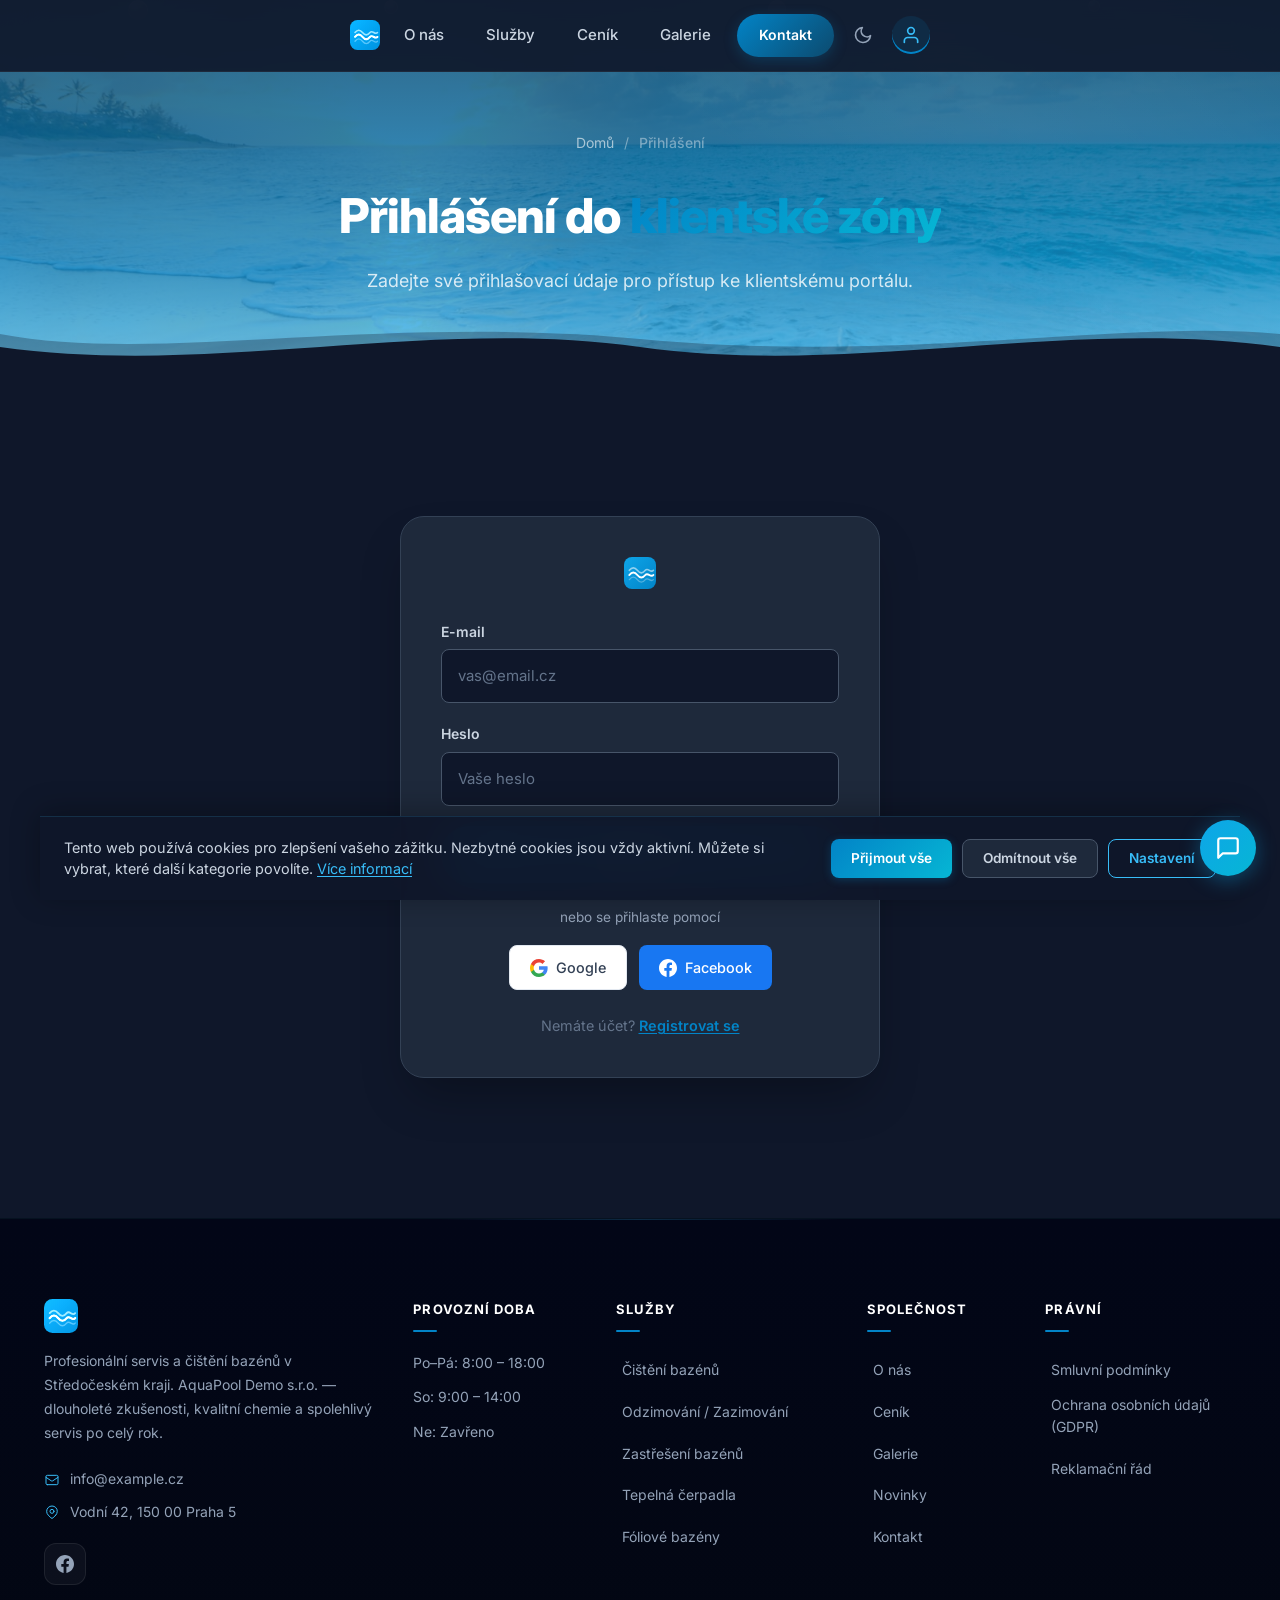
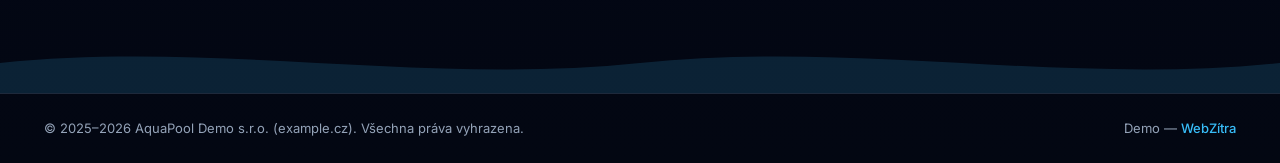
<file: prihlaseni.html>
<!DOCTYPE html>
<html lang="cs">
<head>
    <meta charset="UTF-8">
    <link rel="icon" type="image/svg+xml" href="pool-icon.svg">
    <meta name="viewport" content="width=device-width, initial-scale=1.0">
    <title>Přihlášení – AquaPool | Klientská zóna</title>
    <meta name="description" content="Přihlaste se do klientského portálu AquaPool. Spravujte objednávky, sledujte stav servisu a komunikujte s naším týmem.">
    <meta name="robots" content="index, follow">
    <link rel="canonical" href="https://demo-aquapool.netlify.app/prihlaseni.html">

    <!-- Open Graph -->
    <meta property="og:title" content="Přihlášení – AquaPool">
    <meta property="og:description" content="Přihlaste se do klientského portálu pro správu objednávek.">
    <meta property="og:type" content="website">
    <meta property="og:locale" content="cs_CZ">
    <meta property="og:url" content="https://demo-aquapool.netlify.app/prihlaseni.html">
    <meta property="og:image" content="images/gallery/hero-main.jpg">

    <link rel="apple-touch-icon" href="pool-icon.svg">
    <link rel="manifest" href="manifest.json">
    <meta name="theme-color" content="#0284c7">

    <script>(function(){var t=localStorage.getItem('theme');if(t)document.documentElement.setAttribute('data-theme',t);})()</script>

    <!-- Fonts -->
    <link rel="preconnect" href="https://fonts.googleapis.com">
    <link rel="preconnect" href="https://fonts.gstatic.com" crossorigin>
    <link rel="preload" href="https://fonts.googleapis.com/css2?family=Inter:wght@400;500;600;700;800&display=swap" as="style">
    <link href="https://fonts.googleapis.com/css2?family=Inter:wght@400;500;600;700;800&display=swap" rel="stylesheet">

    <!-- Styles -->
    <link rel="stylesheet" href="css/style.css?v=15">
    <link rel="stylesheet" href="css/hero.css?v=15">
    <link rel="stylesheet" href="css/pages.css?v=15">
    <link rel="stylesheet" href="css/admin.css?v=15">
    <link rel="stylesheet" href="css/cookies.css?v=15">
    <link rel="stylesheet" href="css/ai-chat.css?v=1">
    <script type="application/ld+json">
    {
        "@context": "https://schema.org",
        "@type": "BreadcrumbList",
        "itemListElement": [
            {"@type": "ListItem", "position": 1, "name": "Domů", "item": "https://demo-aquapool.netlify.app/"},
            {"@type": "ListItem", "position": 2, "name": "Přihlášení", "item": "https://demo-aquapool.netlify.app/prihlaseni.html"}
        ]
    }
    </script>
</head>
<body>
    <a href="#main-content" class="skip-link">Přejít na obsah</a>

    <!-- Scroll Progress Bar -->
    <div class="scroll-progress" id="scrollProgress"></div>

    <!-- ===================== NAVBAR ===================== -->
    <nav class="navbar" id="navbar">
        <div class="container nav-container">
            <a href="index.html" class="nav-logo">
                <img src="images/logos/logo-aquapool.svg" alt="AquaPool Demo s.r.o." height="36">
            </a>
            <div class="nav-links" id="navLinks">
                <a href="o-nas.html">O nás</a>
                <a href="sluzby.html">Služby</a>
                <a href="cenik.html">Ceník</a>
                <a href="galerie.html">Galerie</a>
                <a href="kontakt.html" class="nav-cta-btn btn btn-sm btn-primary">Kontakt</a>
                <button class="theme-toggle" id="themeToggle" aria-label="Přepnout tmavý režim" title="Tmavý/světlý režim">
                    <svg class="theme-icon-sun" width="20" height="20" viewBox="0 0 24 24" fill="none" stroke="currentColor" stroke-width="2" stroke-linecap="round" stroke-linejoin="round"><circle cx="12" cy="12" r="5"/><line x1="12" y1="1" x2="12" y2="3"/><line x1="12" y1="21" x2="12" y2="23"/><line x1="4.22" y1="4.22" x2="5.64" y2="5.64"/><line x1="18.36" y1="18.36" x2="19.78" y2="19.78"/><line x1="1" y1="12" x2="3" y2="12"/><line x1="21" y1="12" x2="23" y2="12"/><line x1="4.22" y1="19.78" x2="5.64" y2="18.36"/><line x1="18.36" y1="5.64" x2="19.78" y2="4.22"/></svg>
                    <svg class="theme-icon-moon" width="20" height="20" viewBox="0 0 24 24" fill="none" stroke="currentColor" stroke-width="2" stroke-linecap="round" stroke-linejoin="round"><path d="M21 12.79A9 9 0 1 1 11.21 3 7 7 0 0 0 21 12.79z"/></svg>
                    <span class="nav-icon-label theme-label">Tmavý režim</span>
                </button>
                <a href="prihlaseni.html" class="nav-user-btn" aria-label="Přihlášení / Registrace" title="Přihlášení">
                    <svg width="20" height="20" viewBox="0 0 24 24" fill="none" stroke="currentColor" stroke-width="2" stroke-linecap="round" stroke-linejoin="round"><path d="M20 21v-2a4 4 0 0 0-4-4H8a4 4 0 0 0-4 4v2"/><circle cx="12" cy="7" r="4"/></svg>
                    <span class="nav-icon-label">Přihlášení</span>
                </a>
            </div>
            <button class="nav-toggle" id="navToggle" aria-label="Menu" aria-expanded="false">
                <span></span><span></span><span></span>
            </button>
        </div>
    </nav>

    <main id="main-content">

    <!-- ===================== PAGE HEADER ===================== -->
    <section class="page-header" style="--page-bg: url('../images/gallery/hero-pool-garden.jpg')">
        <!-- Bubbles -->
        <div class="page-header-bubbles">
            <div class="page-header-bubble" style="left:10%;width:20px;height:20px;animation-duration:6s;animation-delay:0s"></div>
            <div class="page-header-bubble" style="left:30%;width:14px;height:14px;animation-duration:8s;animation-delay:1s"></div>
            <div class="page-header-bubble" style="left:60%;width:18px;height:18px;animation-duration:7s;animation-delay:2s"></div>
            <div class="page-header-bubble" style="left:85%;width:12px;height:12px;animation-duration:9s;animation-delay:0.5s"></div>
        </div>
        <div class="container">
            <nav class="breadcrumb" aria-label="Breadcrumb">
                <a href="index.html">Domů</a>
                <span class="breadcrumb-sep">/</span>
                <span class="breadcrumb-current">Přihlášení</span>
            </nav>
            <h1 class="page-title animate-on-scroll">Přihlášení do <span class="text-gradient">klientské zóny</span></h1>
            <p class="page-subtitle animate-on-scroll">Zadejte své přihlašovací údaje pro přístup ke klientskému portálu.</p>
        </div>
        <!-- Waves -->
        <div class="page-header-waves">
            <div class="page-header-wave page-header-wave--1"></div>
            <div class="page-header-wave page-header-wave--2"></div>
        </div>
    </section>

    <!-- ===================== LOGIN FORM ===================== -->
    <section class="section">
        <div class="container">
            <form class="contact-form animate-on-scroll" style="max-width: 480px; margin: 0 auto;" id="loginForm" novalidate>
                <!-- Logo -->
                <div style="text-align: center; margin-bottom: 2rem;">
                    <img src="images/logos/logo-aquapool.svg" alt="AquaPool Demo" style="height: 32px; width: auto; margin: 0 auto;">
                </div>

                <div class="form-group">
                    <label for="loginEmail">E-mail</label>
                    <input type="email" id="loginEmail" name="email" placeholder="vas@email.cz" required autocomplete="email">
                    <span class="form-error">Zadejte platný e-mail</span>
                </div>
                <div class="form-group">
                    <label for="loginPassword">Heslo</label>
                    <input type="password" id="loginPassword" name="password" placeholder="Vaše heslo" required autocomplete="current-password">
                    <span class="form-error">Zadejte heslo</span>
                </div>

                <!-- Server error -->
                <div id="loginError" class="login-error-msg" style="display: none;"></div>

                <button type="submit" class="btn btn-primary btn-lg btn-block">Přihlásit se</button>

                <!-- Social login (visual only) -->
                <div style="margin-top: 1.5rem; text-align: center;">
                    <p style="font-size: 0.85rem; color: #94a3b8; margin-bottom: 1rem;">nebo se přihlaste pomocí</p>
                    <div style="display: flex; gap: 0.75rem; justify-content: center;">
                        <button type="button" style="display: flex; align-items: center; gap: 0.5rem; padding: 0.625rem 1.25rem; background: #fff; border: 1px solid #e2e8f0; border-radius: 0.5rem; font-size: 0.9rem; font-weight: 500; color: #334155; cursor: pointer; font-family: inherit; transition: all 0.2s;" onmouseover="this.style.borderColor='#0284c7'" onmouseout="this.style.borderColor='#e2e8f0'">
                            <svg width="18" height="18" viewBox="0 0 18 18" aria-hidden="true"><path d="M17.64 9.2c0-.637-.057-1.251-.164-1.84H9v3.481h4.844a4.14 4.14 0 01-1.796 2.716v2.259h2.908c1.702-1.567 2.684-3.875 2.684-6.615z" fill="#4285F4"/><path d="M9 18c2.43 0 4.467-.806 5.956-2.18l-2.908-2.259c-.806.54-1.837.86-3.048.86-2.344 0-4.328-1.584-5.036-3.711H.957v2.332A8.997 8.997 0 009 18z" fill="#34A853"/><path d="M3.964 10.71A5.41 5.41 0 013.682 9c0-.593.102-1.17.282-1.71V4.958H.957A8.997 8.997 0 000 9c0 1.452.348 2.827.957 4.042l3.007-2.332z" fill="#FBBC05"/><path d="M9 3.58c1.321 0 2.508.454 3.44 1.345l2.582-2.58C13.463.891 11.426 0 9 0A8.997 8.997 0 00.957 4.958L3.964 7.29C4.672 5.163 6.656 3.58 9 3.58z" fill="#EA4335"/></svg>
                            Google
                        </button>
                        <button type="button" style="display: flex; align-items: center; gap: 0.5rem; padding: 0.625rem 1.25rem; background: #1877f2; border: none; border-radius: 0.5rem; font-size: 0.9rem; font-weight: 500; color: #fff; cursor: pointer; font-family: inherit; transition: all 0.2s;" onmouseover="this.style.background='#166fe5'" onmouseout="this.style.background='#1877f2'">
                            <svg width="18" height="18" fill="currentColor" viewBox="0 0 24 24" aria-hidden="true"><path d="M24 12.073c0-6.627-5.373-12-12-12s-12 5.373-12 12c0 5.99 4.388 10.954 10.125 11.854v-8.385H7.078v-3.47h3.047V9.43c0-3.007 1.792-4.669 4.533-4.669 1.312 0 2.686.235 2.686.235v2.953H15.83c-1.491 0-1.956.925-1.956 1.874v2.25h3.328l-.532 3.47h-2.796v8.385C19.612 23.027 24 18.062 24 12.073z"/></svg>
                            Facebook
                        </button>
                    </div>
                </div>

                <!-- Register link -->
                <p style="text-align: center; margin-top: 1.5rem; font-size: 0.9rem; color: #64748b;">
                    Nemáte účet? <a href="registrace.html" style="color: #0284c7; font-weight: 600; text-decoration: underline; text-underline-offset: 2px;">Registrovat se</a>
                </p>
            </form>
        </div>
    </section>

    </main>

    <!-- ===================== FOOTER ===================== -->
    <footer class="footer">
        <div class="container">
            <div class="footer-grid">
                <div class="footer-brand">
                    <a href="index.html" class="nav-logo footer-brand-logo">
                        <img src="images/logos/logo-aquapool.svg" alt="AquaPool Demo s.r.o." height="40">
                    </a>
                    <p class="footer-desc">Profesionální servis a čištění bazénů v Středočeském kraji. AquaPool Demo s.r.o. — dlouholeté zkušenosti, kvalitní chemie a spolehlivý servis po celý rok. </p>
                    <div class="footer-contact-item">
                        <svg width="16" height="16" fill="none" stroke="currentColor" stroke-width="1.5" viewBox="0 0 24 24"><path d="M3 8l7.89 5.26a2 2 0 002.22 0L21 8M5 19h14a2 2 0 002-2V7a2 2 0 00-2-2H5a2 2 0 00-2 2v10a2 2 0 002 2z" stroke-linecap="round" stroke-linejoin="round"/></svg>
                        <a href="mailto:info@example.cz">info@example.cz</a>
                    </div>
                    <div class="footer-contact-item">
                        <svg width="16" height="16" fill="none" stroke="currentColor" stroke-width="1.5" viewBox="0 0 24 24"><path d="M17.657 16.657L13.414 20.9a1.998 1.998 0 01-2.827 0l-4.244-4.243a8 8 0 1111.314 0z" stroke-linecap="round" stroke-linejoin="round"/><path d="M15 11a3 3 0 11-6 0 3 3 0 016 0z" stroke-linecap="round" stroke-linejoin="round"/></svg>
                        Vodní 42, 150 00 Praha 5
                    </div>
                    <div class="footer-social">
                        <a href="https://www.facebook.com/example.cz/" target="_blank" rel="noopener noreferrer" aria-label="Facebook"><svg width="16" height="16" fill="currentColor" viewBox="0 0 24 24"><path d="M24 12.073c0-6.627-5.373-12-12-12s-12 5.373-12 12c0 5.99 4.388 10.954 10.125 11.854v-8.385H7.078v-3.47h3.047V9.43c0-3.007 1.792-4.669 4.533-4.669 1.312 0 2.686.235 2.686.235v2.953H15.83c-1.491 0-1.956.925-1.956 1.874v2.25h3.328l-.532 3.47h-2.796v8.385C19.612 23.027 24 18.062 24 12.073z"/></svg></a>
                    </div>
                </div>
                <div class="footer-links-col">
                    <h4>Provozní doba</h4>
                    <ul>
                        <li>Po–Pá: 8:00 – 18:00</li>
                        <li>So: 9:00 – 14:00</li>
                        <li>Ne: Zavřeno</li>
                    </ul>
                </div>
                <div class="footer-links-col">
                    <h4>Služby</h4>
                    <ul>
                        <li><a href="sluzby.html">Čištění bazénů</a></li>
                        <li><a href="sluzby.html">Odzimování / Zazimování</a></li>
                        <li><a href="sluzby.html">Zastřešení bazénů</a></li>
                        <li><a href="sluzby.html">Tepelná čerpadla</a></li>
                        <li><a href="sluzby.html">Fóliové bazény</a></li>
                    </ul>
                </div>
                <div class="footer-links-col">
                    <h4>Společnost</h4>
                    <ul>
                        <li><a href="o-nas.html">O nás</a></li>
                        <li><a href="cenik.html">Ceník</a></li>
                        <li><a href="galerie.html">Galerie</a></li>
                        <li><a href="novinky.html">Novinky</a></li>
                        <li><a href="kontakt.html">Kontakt</a></li>
                    </ul>
                </div>
                <div class="footer-links-col">
                    <h4>Právní</h4>
                    <ul>
                        <li><a href="smluvni-podminky.html">Smluvní podmínky</a></li>
                        <li><a href="smluvni-podminky.html#ochrana-udaju">Ochrana osobních údajů (GDPR)</a></li>
                        <li><a href="reklamacni-rad.html">Reklamační řád</a></li>
                    </ul>
                </div>
            </div>
        </div>
        <div class="footer-wave"></div>
        <div class="footer-bottom">
            <div class="container">
                <p>&copy; 2025–2026 AquaPool Demo s.r.o. (example.cz). Všechna práva vyhrazena.</p>
                <div class="footer-bottom-links">
                    <span>Demo — <a href="https://webzitra.cz" target="_blank" rel="noopener">WebZítra</a></span>
                </div>
            </div>
        </div>
    </footer>

    <!-- Scroll to Top Button -->
    <button class="scroll-top" id="scrollTop" aria-label="Zpět nahoru">
        <svg width="20" height="20" fill="none" stroke="currentColor" stroke-width="2.5" stroke-linecap="round" stroke-linejoin="round" viewBox="0 0 24 24"><polyline points="18 15 12 9 6 15"/></svg>
    </button>

    <!-- Cookie Banner -->
    <div id="cookie-banner" class="cookie-banner"></div>

    <!-- Scripts -->
    <script src="js/auth.js?v=15" defer></script>
    <script src="js/main.js?v=15" defer></script>
    <script src="js/login.js?v=15" defer></script>
    <script src="js/cookies.js?v=15" defer></script>
    <script src="js/ai-chat.js?v=1" defer></script>
</body>
</html>
</file>
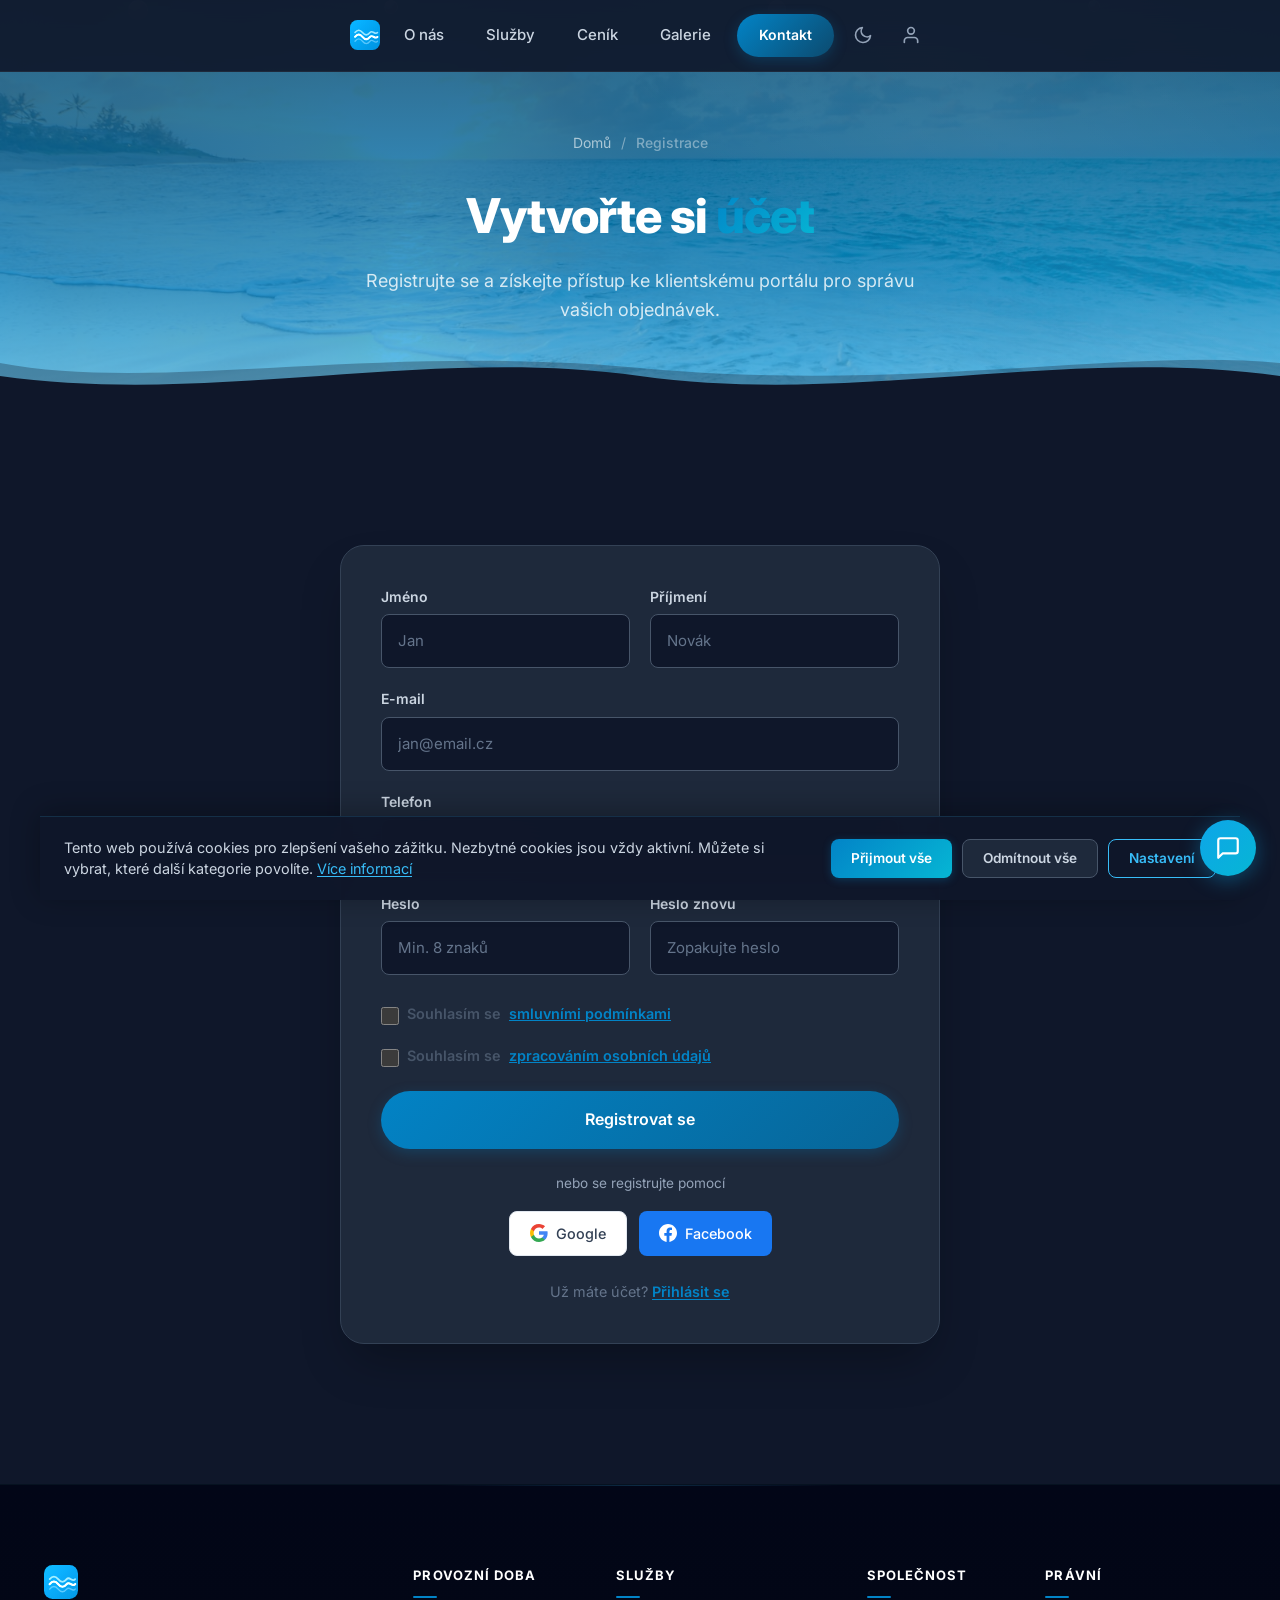
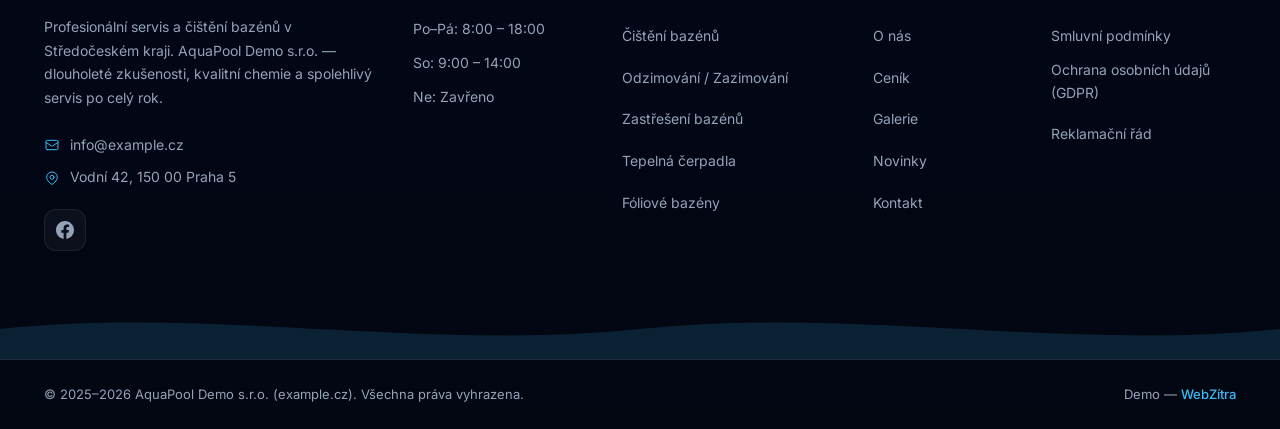
<file: registrace.html>
<!DOCTYPE html>
<html lang="cs">
<head>
    <meta charset="UTF-8">
    <link rel="icon" type="image/svg+xml" href="pool-icon.svg">
    <meta name="viewport" content="width=device-width, initial-scale=1.0">
    <title>Registrace – AquaPool | Klientský účet</title>
    <meta name="description" content="Registrujte se do klientského portálu AquaPool. Spravujte své objednávky, sledujte stav servisu a komunikujte s naším týmem. AquaPool Demo s.r.o.">
    <meta name="robots" content="index, follow">
    <link rel="canonical" href="https://demo-aquapool.netlify.app/registrace.html">

    <!-- Open Graph -->
    <meta property="og:title" content="Registrace – AquaPool">
    <meta property="og:description" content="Vytvořte si klientský účet pro správu objednávek a komunikaci s AquaPool.">
    <meta property="og:type" content="website">
    <meta property="og:locale" content="cs_CZ">
    <meta property="og:url" content="https://demo-aquapool.netlify.app/registrace.html">
    <meta property="og:image" content="images/gallery/hero-main.jpg">

    <link rel="apple-touch-icon" href="pool-icon.svg">
    <link rel="manifest" href="manifest.json">
    <meta name="theme-color" content="#0284c7">

    <script>(function(){var t=localStorage.getItem('theme');if(t)document.documentElement.setAttribute('data-theme',t);})()</script>

    <!-- Fonts -->
    <link rel="preconnect" href="https://fonts.googleapis.com">
    <link rel="preconnect" href="https://fonts.gstatic.com" crossorigin>
    <link rel="preload" href="https://fonts.googleapis.com/css2?family=Inter:wght@400;500;600;700;800&display=swap" as="style">
    <link href="https://fonts.googleapis.com/css2?family=Inter:wght@400;500;600;700;800&display=swap" rel="stylesheet">

    <!-- Styles -->
    <link rel="stylesheet" href="css/style.css?v=14">
    <link rel="stylesheet" href="css/hero.css?v=14">
    <link rel="stylesheet" href="css/pages.css?v=14">
    <link rel="stylesheet" href="css/cookies.css?v=14">
    <link rel="stylesheet" href="css/ai-chat.css?v=1">
    <script type="application/ld+json">
    {
        "@context": "https://schema.org",
        "@type": "BreadcrumbList",
        "itemListElement": [
            {"@type": "ListItem", "position": 1, "name": "Domů", "item": "https://demo-aquapool.netlify.app/"},
            {"@type": "ListItem", "position": 2, "name": "Registrace", "item": "https://demo-aquapool.netlify.app/registrace.html"}
        ]
    }
    </script>
</head>
<body>
    <a href="#main-content" class="skip-link">Přejít na obsah</a>

    <!-- Scroll Progress Bar -->
    <div class="scroll-progress" id="scrollProgress"></div>

    <!-- ===================== NAVBAR ===================== -->
    <nav class="navbar" id="navbar">
        <div class="container nav-container">
            <a href="index.html" class="nav-logo">
                <img src="images/logos/logo-aquapool.svg" alt="AquaPool Demo s.r.o." height="36">
            </a>
            <div class="nav-links" id="navLinks">
                <a href="o-nas.html">O nás</a>
                <a href="sluzby.html">Služby</a>
                <a href="cenik.html">Ceník</a>
                <a href="galerie.html">Galerie</a>
                <a href="kontakt.html" class="nav-cta-btn btn btn-sm btn-primary">Kontakt</a>
                <button class="theme-toggle" id="themeToggle" aria-label="Přepnout tmavý režim" title="Tmavý/světlý režim">
                    <svg class="theme-icon-sun" width="20" height="20" viewBox="0 0 24 24" fill="none" stroke="currentColor" stroke-width="2" stroke-linecap="round" stroke-linejoin="round"><circle cx="12" cy="12" r="5"/><line x1="12" y1="1" x2="12" y2="3"/><line x1="12" y1="21" x2="12" y2="23"/><line x1="4.22" y1="4.22" x2="5.64" y2="5.64"/><line x1="18.36" y1="18.36" x2="19.78" y2="19.78"/><line x1="1" y1="12" x2="3" y2="12"/><line x1="21" y1="12" x2="23" y2="12"/><line x1="4.22" y1="19.78" x2="5.64" y2="18.36"/><line x1="18.36" y1="5.64" x2="19.78" y2="4.22"/></svg>
                    <svg class="theme-icon-moon" width="20" height="20" viewBox="0 0 24 24" fill="none" stroke="currentColor" stroke-width="2" stroke-linecap="round" stroke-linejoin="round"><path d="M21 12.79A9 9 0 1 1 11.21 3 7 7 0 0 0 21 12.79z"/></svg>
                    <span class="nav-icon-label theme-label">Tmavý režim</span>
                </button>
                <a href="prihlaseni.html" class="nav-user-btn" aria-label="Přihlášení / Registrace" title="Přihlášení">
                    <svg width="20" height="20" viewBox="0 0 24 24" fill="none" stroke="currentColor" stroke-width="2" stroke-linecap="round" stroke-linejoin="round"><path d="M20 21v-2a4 4 0 0 0-4-4H8a4 4 0 0 0-4 4v2"/><circle cx="12" cy="7" r="4"/></svg>
                    <span class="nav-icon-label">Přihlášení</span>
                </a>
            </div>
            <button class="nav-toggle" id="navToggle" aria-label="Menu" aria-expanded="false">
                <span></span><span></span><span></span>
            </button>
        </div>
    </nav>

    <main id="main-content">

    <!-- ===================== PAGE HEADER ===================== -->
    <section class="page-header" style="--page-bg: url('../images/gallery/hero-pool-garden.jpg')">
        <!-- Bubbles -->
        <div class="page-header-bubbles">
            <div class="page-header-bubble" style="left:10%;width:20px;height:20px;animation-duration:6s;animation-delay:0s"></div>
            <div class="page-header-bubble" style="left:30%;width:14px;height:14px;animation-duration:8s;animation-delay:1s"></div>
            <div class="page-header-bubble" style="left:60%;width:18px;height:18px;animation-duration:7s;animation-delay:2s"></div>
            <div class="page-header-bubble" style="left:85%;width:12px;height:12px;animation-duration:9s;animation-delay:0.5s"></div>
        </div>
        <div class="container">
            <nav class="breadcrumb" aria-label="Breadcrumb">
                <a href="index.html">Domů</a>
                <span class="breadcrumb-sep">/</span>
                <span class="breadcrumb-current">Registrace</span>
            </nav>
            <h1 class="page-title animate-on-scroll">Vytvořte si <span class="text-gradient">účet</span></h1>
            <p class="page-subtitle animate-on-scroll">Registrujte se a získejte přístup ke klientskému portálu pro správu vašich objednávek.</p>
        </div>
        <!-- Waves -->
        <div class="page-header-waves">
            <div class="page-header-wave page-header-wave--1"></div>
            <div class="page-header-wave page-header-wave--2"></div>
        </div>
    </section>

    <!-- ===================== REGISTRATION FORM ===================== -->
    <section class="section">
        <div class="container">
            <form class="contact-form animate-on-scroll" style="max-width: 600px; margin: 0 auto;" id="registerForm" novalidate>
                <div class="form-row">
                    <div class="form-group">
                        <label for="firstName">Jméno</label>
                        <input type="text" id="firstName" name="firstName" placeholder="Jan" required autocomplete="given-name">
                        <span class="form-error">Jméno musí mít alespoň 2 znaky</span>
                    </div>
                    <div class="form-group">
                        <label for="lastName">Příjmení</label>
                        <input type="text" id="lastName" name="lastName" placeholder="Novák" required autocomplete="family-name">
                        <span class="form-error">Příjmení musí mít alespoň 2 znaky</span>
                    </div>
                </div>
                <div class="form-group">
                    <label for="regEmail">E-mail</label>
                    <input type="email" id="regEmail" name="email" placeholder="jan@email.cz" required autocomplete="email">
                    <span class="form-error">Zadejte platný e-mail</span>
                </div>
                <div class="form-group">
                    <label for="regPhone">Telefon</label>
                    <input type="tel" id="regPhone" name="phone" placeholder="+420 123 456 789" required autocomplete="tel">
                    <span class="form-error">Zadejte platné telefonní číslo</span>
                </div>
                <div class="form-row">
                    <div class="form-group">
                        <label for="regPassword">Heslo</label>
                        <input type="password" id="regPassword" name="password" placeholder="Min. 8 znaků" required autocomplete="new-password">
                        <span class="form-error">Heslo musí mít alespoň 8 znaků</span>
                    </div>
                    <div class="form-group">
                        <label for="regPasswordConfirm">Heslo znovu</label>
                        <input type="password" id="regPasswordConfirm" name="passwordConfirm" placeholder="Zopakujte heslo" required autocomplete="new-password">
                        <span class="form-error">Hesla se neshodují</span>
                    </div>
                </div>

                <!-- Checkboxes -->
                <div class="form-group" style="margin-top: 0.5rem;">
                    <label style="display: flex; align-items: flex-start; gap: 0.5rem; cursor: pointer; font-size: 0.9rem; color: #475569; line-height: 1.5;">
                        <input type="checkbox" id="termsAgree" name="terms" required style="margin-top: 0.25rem; flex-shrink: 0; width: 18px; height: 18px; accent-color: #0284c7;">
                        Souhlasím se <a href="smluvni-podminky.html" target="_blank" style="color: #0284c7; text-decoration: underline;">smluvními podmínkami</a>
                    </label>
                    <span class="form-error">Musíte souhlasit se smluvními podmínkami</span>
                </div>
                <div class="form-group" style="margin-bottom: 1.5rem;">
                    <label style="display: flex; align-items: flex-start; gap: 0.5rem; cursor: pointer; font-size: 0.9rem; color: #475569; line-height: 1.5;">
                        <input type="checkbox" id="gdprAgree" name="gdpr" required style="margin-top: 0.25rem; flex-shrink: 0; width: 18px; height: 18px; accent-color: #0284c7;">
                        Souhlasím se <a href="smluvni-podminky.html#ochrana-udaju" target="_blank" style="color: #0284c7; text-decoration: underline;">zpracováním osobních údajů</a>
                    </label>
                    <span class="form-error">Musíte souhlasit se zpracováním údajů</span>
                </div>

                <button type="submit" class="btn btn-primary btn-lg btn-block">Registrovat se</button>

                <!-- Social login (visual only) -->
                <div style="margin-top: 1.5rem; text-align: center;">
                    <p style="font-size: 0.85rem; color: #94a3b8; margin-bottom: 1rem;">nebo se registrujte pomocí</p>
                    <div style="display: flex; gap: 0.75rem; justify-content: center;">
                        <button type="button" style="display: flex; align-items: center; gap: 0.5rem; padding: 0.625rem 1.25rem; background: #fff; border: 1px solid #e2e8f0; border-radius: 0.5rem; font-size: 0.9rem; font-weight: 500; color: #334155; cursor: pointer; font-family: inherit; transition: all 0.2s;" onmouseover="this.style.borderColor='#0284c7'" onmouseout="this.style.borderColor='#e2e8f0'">
                            <svg width="18" height="18" viewBox="0 0 18 18" aria-hidden="true"><path d="M17.64 9.2c0-.637-.057-1.251-.164-1.84H9v3.481h4.844a4.14 4.14 0 01-1.796 2.716v2.259h2.908c1.702-1.567 2.684-3.875 2.684-6.615z" fill="#4285F4"/><path d="M9 18c2.43 0 4.467-.806 5.956-2.18l-2.908-2.259c-.806.54-1.837.86-3.048.86-2.344 0-4.328-1.584-5.036-3.711H.957v2.332A8.997 8.997 0 009 18z" fill="#34A853"/><path d="M3.964 10.71A5.41 5.41 0 013.682 9c0-.593.102-1.17.282-1.71V4.958H.957A8.997 8.997 0 000 9c0 1.452.348 2.827.957 4.042l3.007-2.332z" fill="#FBBC05"/><path d="M9 3.58c1.321 0 2.508.454 3.44 1.345l2.582-2.58C13.463.891 11.426 0 9 0A8.997 8.997 0 00.957 4.958L3.964 7.29C4.672 5.163 6.656 3.58 9 3.58z" fill="#EA4335"/></svg>
                            Google
                        </button>
                        <button type="button" style="display: flex; align-items: center; gap: 0.5rem; padding: 0.625rem 1.25rem; background: #1877f2; border: none; border-radius: 0.5rem; font-size: 0.9rem; font-weight: 500; color: #fff; cursor: pointer; font-family: inherit; transition: all 0.2s;" onmouseover="this.style.background='#166fe5'" onmouseout="this.style.background='#1877f2'">
                            <svg width="18" height="18" fill="currentColor" viewBox="0 0 24 24" aria-hidden="true"><path d="M24 12.073c0-6.627-5.373-12-12-12s-12 5.373-12 12c0 5.99 4.388 10.954 10.125 11.854v-8.385H7.078v-3.47h3.047V9.43c0-3.007 1.792-4.669 4.533-4.669 1.312 0 2.686.235 2.686.235v2.953H15.83c-1.491 0-1.956.925-1.956 1.874v2.25h3.328l-.532 3.47h-2.796v8.385C19.612 23.027 24 18.062 24 12.073z"/></svg>
                            Facebook
                        </button>
                    </div>
                </div>

                <!-- Already have account -->
                <p style="text-align: center; margin-top: 1.5rem; font-size: 0.9rem; color: #64748b;">
                    Už máte účet? <a href="prihlaseni.html" title="Přihlášení do klientské zóny" style="color: #0284c7; font-weight: 600; text-decoration: underline; text-underline-offset: 2px;">Přihlásit se</a>
                </p>
            </form>
        </div>
    </section>

    <!-- Success overlay -->
    <div class="modal-overlay" id="registerSuccess">
        <div class="modal-card">
            <div class="modal-icon">
                <svg width="32" height="32" viewBox="0 0 24 24" fill="none" stroke="currentColor" stroke-width="2" stroke-linecap="round" stroke-linejoin="round" aria-hidden="true">
                    <path d="M20 6L9 17l-5-5"/>
                </svg>
            </div>
            <h3 class="modal-title">Registrace úspěšná!</h3>
            <p class="modal-desc">Váš účet byl vytvořen. Na váš e-mail jsme odeslali potvrzovací odkaz.</p>
            <button class="btn btn-primary btn-lg btn-block success-close">Rozumím</button>
            <p style="margin-top: 1rem; font-size: 0.9rem; color: #94a3b8;">
                <a href="prihlaseni.html" style="color: #38bdf8; font-weight: 600; text-decoration: underline; text-underline-offset: 2px;">Přejít k přihlášení &rarr;</a>
            </p>
        </div>
    </div>

    </main>

    <!-- ===================== FOOTER ===================== -->
    <footer class="footer">
        <div class="container">
            <div class="footer-grid">
                <div class="footer-brand">
<a href="index.html" class="nav-logo footer-brand-logo">
                        <img src="images/logos/logo-aquapool.svg" alt="AquaPool Demo s.r.o." height="40">
                    </a>
                    <p class="footer-desc">Profesionální servis a čištění bazénů v Středočeském kraji. AquaPool Demo s.r.o. — dlouholeté zkušenosti, kvalitní chemie a spolehlivý servis po celý rok. </p>
                    <div class="footer-contact-item">
                        <svg width="16" height="16" fill="none" stroke="currentColor" stroke-width="1.5" viewBox="0 0 24 24"><path d="M3 8l7.89 5.26a2 2 0 002.22 0L21 8M5 19h14a2 2 0 002-2V7a2 2 0 00-2-2H5a2 2 0 00-2 2v10a2 2 0 002 2z" stroke-linecap="round" stroke-linejoin="round"/></svg>
                        <a href="mailto:info@example.cz">info@example.cz</a>
                    </div>
                    <div class="footer-contact-item">
                        <svg width="16" height="16" fill="none" stroke="currentColor" stroke-width="1.5" viewBox="0 0 24 24"><path d="M17.657 16.657L13.414 20.9a1.998 1.998 0 01-2.827 0l-4.244-4.243a8 8 0 1111.314 0z" stroke-linecap="round" stroke-linejoin="round"/><path d="M15 11a3 3 0 11-6 0 3 3 0 016 0z" stroke-linecap="round" stroke-linejoin="round"/></svg>
                        Vodní 42, 150 00 Praha 5
                    </div>
                    <div class="footer-social">
                        <a href="https://www.facebook.com/example.cz/" target="_blank" rel="noopener noreferrer" aria-label="Facebook"><svg width="16" height="16" fill="currentColor" viewBox="0 0 24 24"><path d="M24 12.073c0-6.627-5.373-12-12-12s-12 5.373-12 12c0 5.99 4.388 10.954 10.125 11.854v-8.385H7.078v-3.47h3.047V9.43c0-3.007 1.792-4.669 4.533-4.669 1.312 0 2.686.235 2.686.235v2.953H15.83c-1.491 0-1.956.925-1.956 1.874v2.25h3.328l-.532 3.47h-2.796v8.385C19.612 23.027 24 18.062 24 12.073z"/></svg></a>
                    </div>
                </div>
                                <div class="footer-links-col">
                    <h4>Provozní doba</h4>
                    <ul>
                        <li>Po–Pá: 8:00 – 18:00</li>
                        <li>So: 9:00 – 14:00</li>
                        <li>Ne: Zavřeno</li>
                    </ul>
                </div>
                <div class="footer-links-col">
                    <h4>Služby</h4>
                    <ul>
                        <li><a href="sluzby.html">Čištění bazénů</a></li>
                        <li><a href="sluzby.html">Odzimování / Zazimování</a></li>
                        <li><a href="sluzby.html">Zastřešení bazénů</a></li>
                        <li><a href="sluzby.html">Tepelná čerpadla</a></li>
                        <li><a href="sluzby.html">Fóliové bazény</a></li>
                    </ul>
                </div>
                <div class="footer-links-col">
                    <h4>Společnost</h4>
                    <ul>
                        <li><a href="o-nas.html">O nás</a></li>
                        <li><a href="cenik.html">Ceník</a></li>
                        <li><a href="galerie.html">Galerie</a></li>
                        <li><a href="novinky.html">Novinky</a></li>
                        <li><a href="kontakt.html">Kontakt</a></li>
                    </ul>
                </div>
                <div class="footer-links-col">
                    <h4>Právní</h4>
                    <ul>
                        <li><a href="smluvni-podminky.html">Smluvní podmínky</a></li>
                        <li><a href="smluvni-podminky.html#ochrana-udaju">Ochrana osobních údajů (GDPR)</a></li>
                        <li><a href="reklamacni-rad.html">Reklamační řád</a></li>
                    </ul>
                </div>
            </div>
        </div>
        <div class="footer-wave"></div>
        <div class="footer-bottom">
            <div class="container">
                <p>&copy; 2025–2026 AquaPool Demo s.r.o. (example.cz). Všechna práva vyhrazena.</p>
                <div class="footer-bottom-links">
                    <span>Demo — <a href="https://webzitra.cz" target="_blank" rel="noopener">WebZítra</a></span>
                </div>
            </div>
        </div>
    </footer>

    <!-- Scroll to Top Button -->
    <button class="scroll-top" id="scrollTop" aria-label="Zpět nahoru">
        <svg width="20" height="20" fill="none" stroke="currentColor" stroke-width="2.5" stroke-linecap="round" stroke-linejoin="round" viewBox="0 0 24 24"><polyline points="18 15 12 9 6 15"/></svg>
    </button>

    <!-- Cookie Banner -->
    <div id="cookie-banner" class="cookie-banner"></div>

    <!-- Scripts -->
    <script src="js/auth.js?v=14" defer></script>
    <script src="js/main.js?v=14" defer></script>
    <script src="js/register.js?v=14" defer></script>
    <script src="js/cookies.js?v=14" defer></script>
    <script src="js/ai-chat.js?v=1" defer></script>
</body>
</html>
</file>
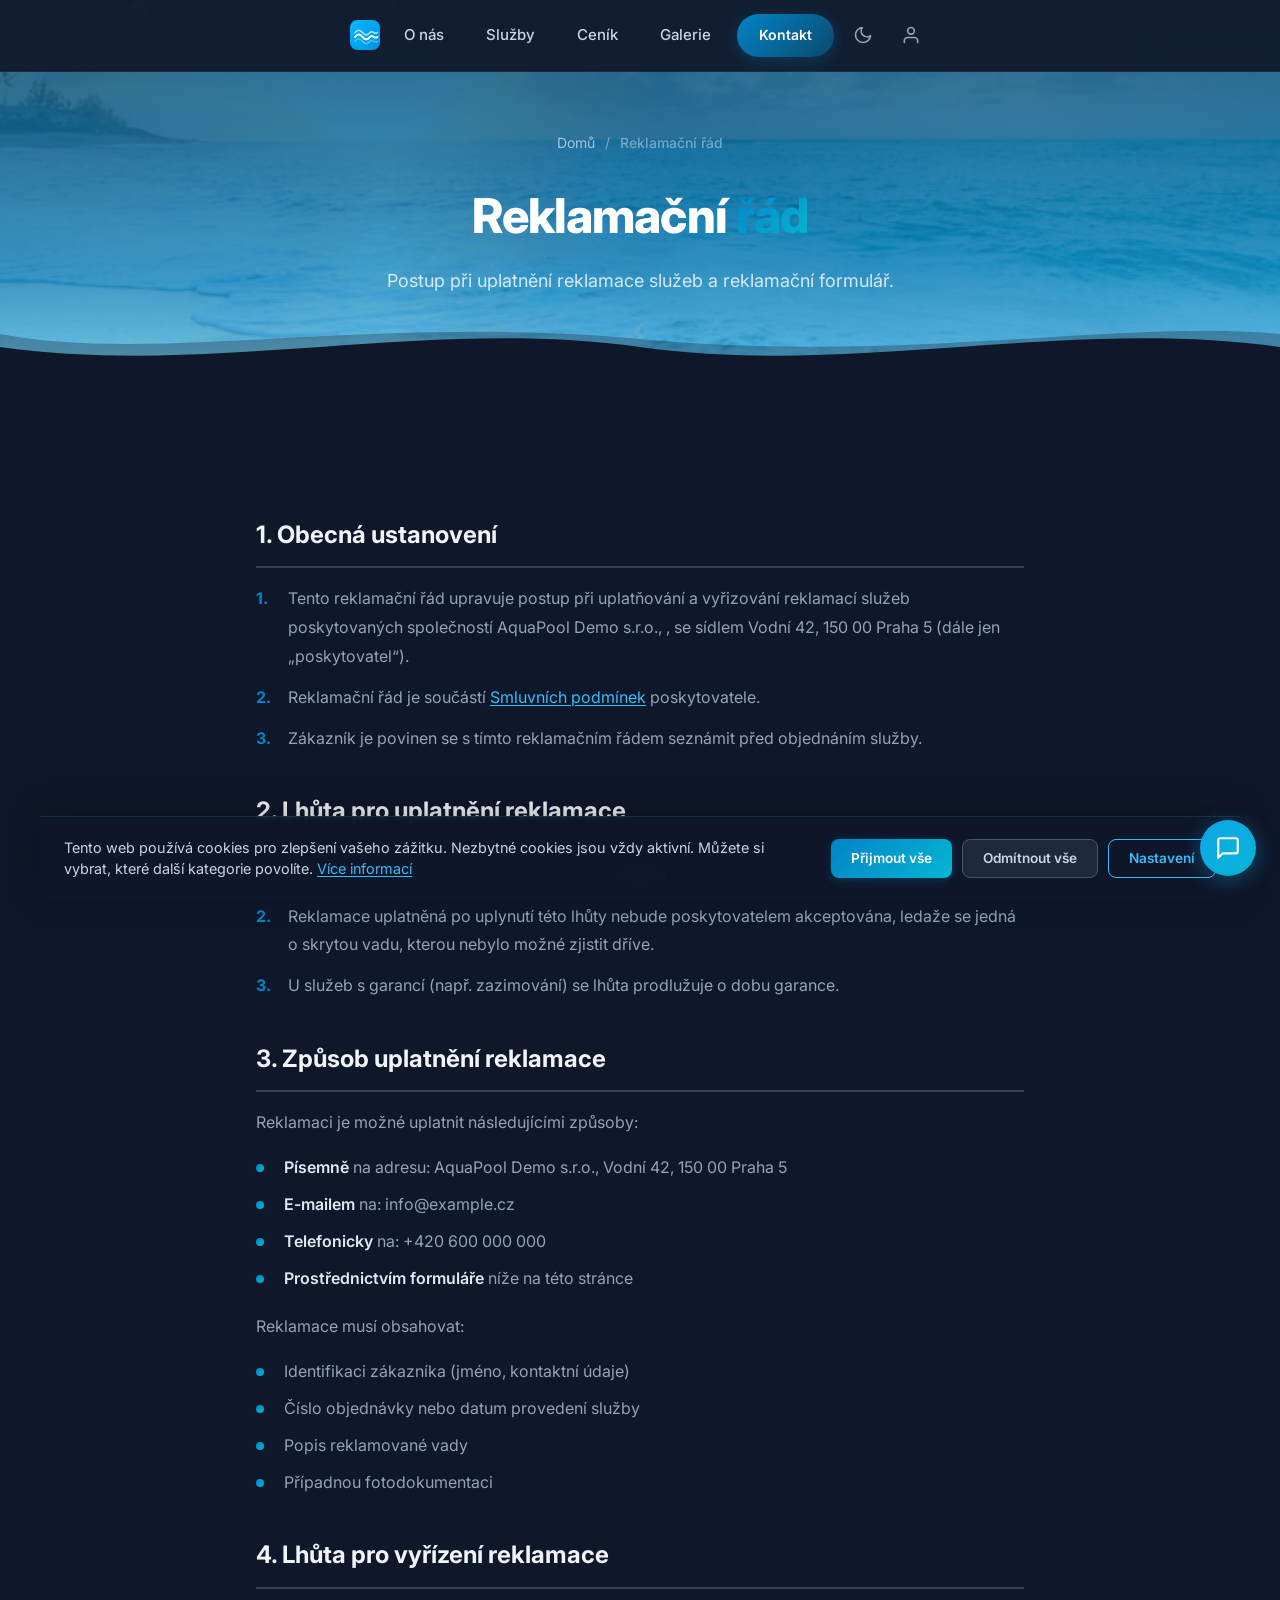
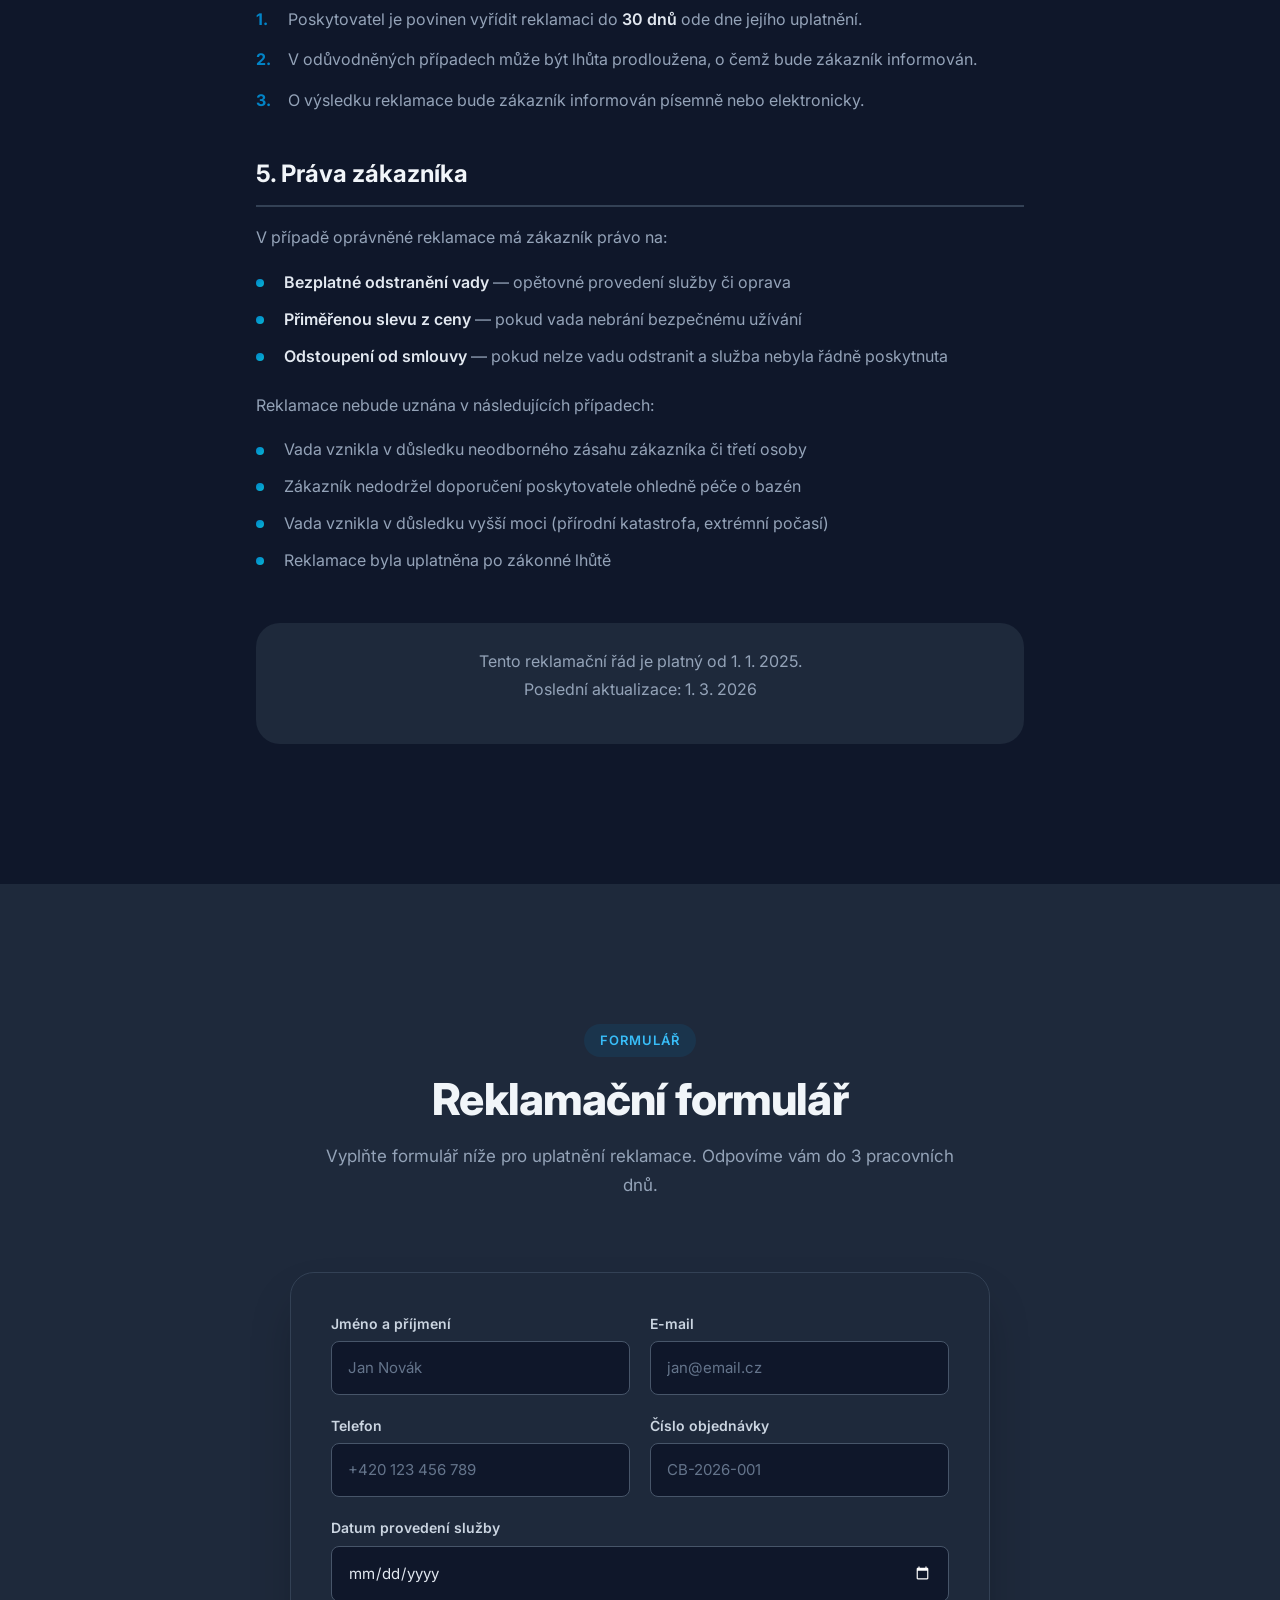
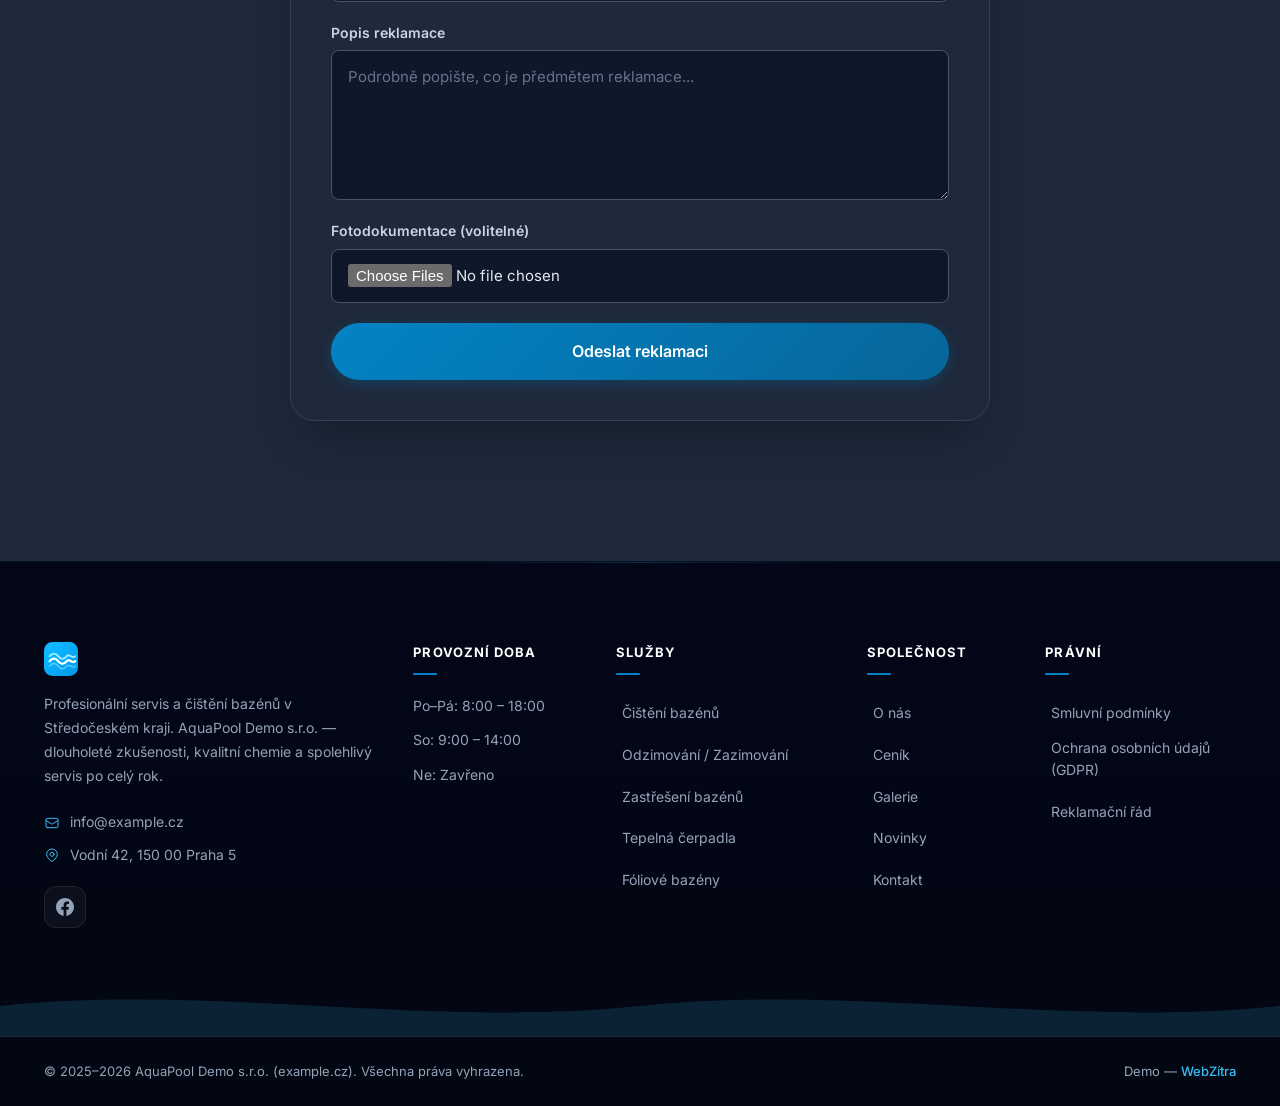
<file: reklamacni-rad.html>
<!DOCTYPE html>
<html lang="cs">
<head>
    <meta charset="UTF-8">
    <link rel="icon" type="image/svg+xml" href="pool-icon.svg">
    <meta name="viewport" content="width=device-width, initial-scale=1.0">
    <title>Reklamační řád – AquaPool | AquaPool Demo s.r.o.</title>
    <meta name="description" content="Reklamační řád společnosti AquaPool Demo s.r.o. (AquaPool). Informace o postupu při reklamaci služeb péče o bazény a reklamační formulář.">
    <meta name="robots" content="index, follow">
    <link rel="canonical" href="https://demo-aquapool.netlify.app/reklamacni-rad.html">

    <!-- Open Graph -->
    <meta property="og:title" content="Reklamační řád – AquaPool">
    <meta property="og:description" content="Reklamační řád a formulář pro uplatnění reklamace služeb AquaPool Demo s.r.o.">
    <meta property="og:type" content="website">
    <meta property="og:locale" content="cs_CZ">
    <meta property="og:url" content="https://demo-aquapool.netlify.app/reklamacni-rad.html">
    <meta property="og:image" content="images/gallery/hero-main.jpg">

    <link rel="apple-touch-icon" href="pool-icon.svg">
    <link rel="manifest" href="manifest.json">
    <meta name="theme-color" content="#0284c7">

    <script>(function(){var t=localStorage.getItem('theme');if(t)document.documentElement.setAttribute('data-theme',t);})()</script>

    <!-- Fonts -->
    <link rel="preconnect" href="https://fonts.googleapis.com">
    <link rel="preconnect" href="https://fonts.gstatic.com" crossorigin>
    <link rel="preload" href="https://fonts.googleapis.com/css2?family=Inter:wght@400;500;600;700;800&display=swap" as="style">
    <link href="https://fonts.googleapis.com/css2?family=Inter:wght@400;500;600;700;800&display=swap" rel="stylesheet">

    <!-- Styles -->
    <link rel="stylesheet" href="css/style.css?v=14">
    <link rel="stylesheet" href="css/hero.css?v=14">
    <link rel="stylesheet" href="css/pages.css?v=14">
    <link rel="stylesheet" href="css/legal.css?v=14">
    <link rel="stylesheet" href="css/cookies.css?v=14">
    <link rel="stylesheet" href="css/ai-chat.css?v=1">
    <script type="application/ld+json">
    {
        "@context": "https://schema.org",
        "@type": "BreadcrumbList",
        "itemListElement": [
            {"@type": "ListItem", "position": 1, "name": "Domů", "item": "https://demo-aquapool.netlify.app/"},
            {"@type": "ListItem", "position": 2, "name": "Reklamační řád", "item": "https://demo-aquapool.netlify.app/reklamacni-rad.html"}
        ]
    }
    </script>
</head>
<body>
    <a href="#main-content" class="skip-link">Přejít na obsah</a>

    <!-- Scroll Progress Bar -->
    <div class="scroll-progress" id="scrollProgress"></div>

    <!-- ===================== NAVBAR ===================== -->
    <nav class="navbar" id="navbar">
        <div class="container nav-container">
            <a href="index.html" class="nav-logo">
                <img src="images/logos/logo-aquapool.svg" alt="AquaPool Demo s.r.o." height="36">
            </a>
            <div class="nav-links" id="navLinks">
                <a href="o-nas.html">O nás</a>
                <a href="sluzby.html">Služby</a>
                <a href="cenik.html">Ceník</a>
                <a href="galerie.html">Galerie</a>
                <a href="kontakt.html" class="nav-cta-btn btn btn-sm btn-primary">Kontakt</a>
                <button class="theme-toggle" id="themeToggle" aria-label="Přepnout tmavý režim" title="Tmavý/světlý režim">
                    <svg class="theme-icon-sun" width="20" height="20" viewBox="0 0 24 24" fill="none" stroke="currentColor" stroke-width="2" stroke-linecap="round" stroke-linejoin="round"><circle cx="12" cy="12" r="5"/><line x1="12" y1="1" x2="12" y2="3"/><line x1="12" y1="21" x2="12" y2="23"/><line x1="4.22" y1="4.22" x2="5.64" y2="5.64"/><line x1="18.36" y1="18.36" x2="19.78" y2="19.78"/><line x1="1" y1="12" x2="3" y2="12"/><line x1="21" y1="12" x2="23" y2="12"/><line x1="4.22" y1="19.78" x2="5.64" y2="18.36"/><line x1="18.36" y1="5.64" x2="19.78" y2="4.22"/></svg>
                    <svg class="theme-icon-moon" width="20" height="20" viewBox="0 0 24 24" fill="none" stroke="currentColor" stroke-width="2" stroke-linecap="round" stroke-linejoin="round"><path d="M21 12.79A9 9 0 1 1 11.21 3 7 7 0 0 0 21 12.79z"/></svg>
                    <span class="nav-icon-label theme-label">Tmavý režim</span>
                </button>
                <a href="prihlaseni.html" class="nav-user-btn" aria-label="Přihlášení / Registrace" title="Přihlášení">
                    <svg width="20" height="20" viewBox="0 0 24 24" fill="none" stroke="currentColor" stroke-width="2" stroke-linecap="round" stroke-linejoin="round"><path d="M20 21v-2a4 4 0 0 0-4-4H8a4 4 0 0 0-4 4v2"/><circle cx="12" cy="7" r="4"/></svg>
                    <span class="nav-icon-label">Přihlášení</span>
                </a>
            </div>
            <button class="nav-toggle" id="navToggle" aria-label="Menu" aria-expanded="false">
                <span></span><span></span><span></span>
            </button>
        </div>
    </nav>

    <main id="main-content">

    <!-- ===================== PAGE HEADER ===================== -->
    <section class="page-header" style="--page-bg: url('../images/gallery/cisteni-06.jpg')">
        <!-- Bubbles -->
        <div class="page-header-bubbles">
            <div class="page-header-bubble" style="left:10%;width:20px;height:20px;animation-duration:6s;animation-delay:0s"></div>
            <div class="page-header-bubble" style="left:30%;width:14px;height:14px;animation-duration:8s;animation-delay:1s"></div>
            <div class="page-header-bubble" style="left:60%;width:18px;height:18px;animation-duration:7s;animation-delay:2s"></div>
            <div class="page-header-bubble" style="left:85%;width:12px;height:12px;animation-duration:9s;animation-delay:0.5s"></div>
        </div>
        <div class="container">
            <nav class="breadcrumb" aria-label="Breadcrumb">
                <a href="index.html">Domů</a>
                <span class="breadcrumb-sep">/</span>
                <span class="breadcrumb-current">Reklamační řád</span>
            </nav>
            <h1 class="page-title animate-on-scroll">Reklamační <span class="text-gradient">řád</span></h1>
            <p class="page-subtitle animate-on-scroll">Postup při uplatnění reklamace služeb a reklamační formulář.</p>
        </div>
        <!-- Waves -->
        <div class="page-header-waves">
            <div class="page-header-wave page-header-wave--1"></div>
            <div class="page-header-wave page-header-wave--2"></div>
        </div>
    </section>

    <!-- ===================== LEGAL CONTENT ===================== -->
    <section class="section">
        <div class="container">
            <div class="legal-content">

                <h2>1. Obecná ustanovení</h2>
                <ol>
                    <li>Tento reklamační řád upravuje postup při uplatňování a vyřizování reklamací služeb poskytovaných společností AquaPool Demo s.r.o., , se sídlem Vodní 42, 150 00 Praha 5 (dále jen &bdquo;poskytovatel&ldquo;).</li>
                    <li>Reklamační řád je součástí <a href="smluvni-podminky.html">Smluvních podmínek</a> poskytovatele.</li>
                    <li>Zákazník je povinen se s tímto reklamačním řádem seznámit před objednáním služby.</li>
                </ol>

                <h2>2. Lhůta pro uplatnění reklamace</h2>
                <ol>
                    <li>Zákazník je oprávněn uplatnit reklamaci do <strong>30 dnů</strong> ode dne provedení služby.</li>
                    <li>Reklamace uplatněná po uplynutí této lhůty nebude poskytovatelem akceptována, ledaže se jedná o skrytou vadu, kterou nebylo možné zjistit dříve.</li>
                    <li>U služeb s garancí (např. zazimování) se lhůta prodlužuje o dobu garance.</li>
                </ol>

                <h2>3. Způsob uplatnění reklamace</h2>
                <p>Reklamaci je možné uplatnit následujícími způsoby:</p>
                <ul>
                    <li><strong>Písemně</strong> na adresu: AquaPool Demo s.r.o., Vodní 42, 150 00 Praha 5</li>
                    <li><strong>E-mailem</strong> na: info@example.cz</li>
                    <li><strong>Telefonicky</strong> na: +420 600 000 000</li>
                    <li><strong>Prostřednictvím formuláře</strong> níže na této stránce</li>
                </ul>
                <p>Reklamace musí obsahovat:</p>
                <ul>
                    <li>Identifikaci zákazníka (jméno, kontaktní údaje)</li>
                    <li>Číslo objednávky nebo datum provedení služby</li>
                    <li>Popis reklamované vady</li>
                    <li>Případnou fotodokumentaci</li>
                </ul>

                <h2>4. Lhůta pro vyřízení reklamace</h2>
                <ol>
                    <li>Poskytovatel je povinen vyřídit reklamaci do <strong>30 dnů</strong> ode dne jejího uplatnění.</li>
                    <li>V odůvodněných případech může být lhůta prodloužena, o čemž bude zákazník informován.</li>
                    <li>O výsledku reklamace bude zákazník informován písemně nebo elektronicky.</li>
                </ol>

                <h2>5. Práva zákazníka</h2>
                <p>V případě oprávněné reklamace má zákazník právo na:</p>
                <ul>
                    <li><strong>Bezplatné odstranění vady</strong> &mdash; opětovné provedení služby či oprava</li>
                    <li><strong>Přiměřenou slevu z ceny</strong> &mdash; pokud vada nebrání bezpečnému užívání</li>
                    <li><strong>Odstoupení od smlouvy</strong> &mdash; pokud nelze vadu odstranit a služba nebyla řádně poskytnuta</li>
                </ul>
                <p>Reklamace nebude uznána v následujících případech:</p>
                <ul>
                    <li>Vada vznikla v důsledku neodborného zásahu zákazníka či třetí osoby</li>
                    <li>Zákazník nedodržel doporučení poskytovatele ohledně péče o bazén</li>
                    <li>Vada vznikla v důsledku vyšší moci (přírodní katastrofa, extrémní počasí)</li>
                    <li>Reklamace byla uplatněna po zákonné lhůtě</li>
                </ul>

                <div class="legal-meta">
                    <p>Tento reklamační řád je platný od 1. 1. 2025.<br>Poslední aktualizace: 1. 3. 2026</p>
                </div>
            </div>
        </div>
    </section>

    <!-- ===================== REKLAMAČNÍ FORMULÁŘ ===================== -->
    <section class="section section-alt">
        <div class="container">
            <div class="section-header animate-on-scroll">
                <span class="section-tag">Formulář</span>
                <h2 class="section-title">Reklamační formulář</h2>
                <p class="section-desc">Vyplňte formulář níže pro uplatnění reklamace. Odpovíme vám do 3 pracovních dnů.</p>
            </div>
            <form class="contact-form animate-on-scroll" style="max-width: 700px; margin: 0 auto;" id="complaintForm" novalidate>
                <div class="form-row">
                    <div class="form-group">
                        <label for="complaintName">Jméno a příjmení</label>
                        <input type="text" id="complaintName" name="name" placeholder="Jan Novák" required autocomplete="name">
                        <span class="form-error">Vyplňte prosím jméno</span>
                    </div>
                    <div class="form-group">
                        <label for="complaintEmail">E-mail</label>
                        <input type="email" id="complaintEmail" name="email" placeholder="jan@email.cz" required autocomplete="email">
                        <span class="form-error">Zadejte platný e-mail</span>
                    </div>
                </div>
                <div class="form-row">
                    <div class="form-group">
                        <label for="complaintPhone">Telefon</label>
                        <input type="tel" id="complaintPhone" name="phone" placeholder="+420 123 456 789" autocomplete="tel">
                        <span class="form-error">Zadejte platné číslo</span>
                    </div>
                    <div class="form-group">
                        <label for="complaintOrder">Číslo objednávky</label>
                        <input type="text" id="complaintOrder" name="order" placeholder="CB-2026-001">
                        <span class="form-error">Vyplňte číslo objednávky</span>
                    </div>
                </div>
                <div class="form-group">
                    <label for="complaintDate">Datum provedení služby</label>
                    <input type="date" id="complaintDate" name="date" required>
                    <span class="form-error">Vyberte datum</span>
                </div>
                <div class="form-group">
                    <label for="complaintDesc">Popis reklamace</label>
                    <textarea id="complaintDesc" name="description" rows="5" placeholder="Podrobně popište, co je předmětem reklamace..." required></textarea>
                    <span class="form-error">Popište prosím reklamaci</span>
                </div>
                <div class="form-group">
                    <label for="complaintFiles">Fotodokumentace (volitelné)</label>
                    <input type="file" id="complaintFiles" name="files" multiple accept="image/*">
                </div>
                <button type="submit" class="btn btn-primary btn-lg btn-block">
                    <span class="btn-text">Odeslat reklamaci</span>
                </button>
                <div class="form-success" id="complaintSuccess">
                    <svg width="48" height="48" viewBox="0 0 48 48" fill="none" aria-hidden="true">
                        <circle cx="24" cy="24" r="22" fill="#dcfce7" stroke="#16a34a" stroke-width="2"/>
                        <path d="M14 24l7 7 13-13" stroke="#16a34a" stroke-width="3" stroke-linecap="round" stroke-linejoin="round"/>
                    </svg>
                    <h3>Reklamace odeslána!</h3>
                    <p>Vaši reklamaci vyřídíme do 30 dnů. O výsledku vás budeme informovat e-mailem.</p>
                </div>
            </form>
        </div>
    </section>

    </main>

    <!-- ===================== FOOTER ===================== -->
    <footer class="footer">
        <div class="container">
            <div class="footer-grid">
                <div class="footer-brand">
<a href="index.html" class="nav-logo footer-brand-logo">
                        <img src="images/logos/logo-aquapool.svg" alt="AquaPool Demo s.r.o." height="40">
                    </a>
                    <p class="footer-desc">Profesionální servis a čištění bazénů v Středočeském kraji. AquaPool Demo s.r.o. — dlouholeté zkušenosti, kvalitní chemie a spolehlivý servis po celý rok. </p>
                    <div class="footer-contact-item">
                        <svg width="16" height="16" fill="none" stroke="currentColor" stroke-width="1.5" viewBox="0 0 24 24"><path d="M3 8l7.89 5.26a2 2 0 002.22 0L21 8M5 19h14a2 2 0 002-2V7a2 2 0 00-2-2H5a2 2 0 00-2 2v10a2 2 0 002 2z" stroke-linecap="round" stroke-linejoin="round"/></svg>
                        <a href="mailto:info@example.cz">info@example.cz</a>
                    </div>
                    <div class="footer-contact-item">
                        <svg width="16" height="16" fill="none" stroke="currentColor" stroke-width="1.5" viewBox="0 0 24 24"><path d="M17.657 16.657L13.414 20.9a1.998 1.998 0 01-2.827 0l-4.244-4.243a8 8 0 1111.314 0z" stroke-linecap="round" stroke-linejoin="round"/><path d="M15 11a3 3 0 11-6 0 3 3 0 016 0z" stroke-linecap="round" stroke-linejoin="round"/></svg>
                        Vodní 42, 150 00 Praha 5
                    </div>
                    <div class="footer-social">
                        <a href="https://www.facebook.com/example.cz/" target="_blank" rel="noopener noreferrer" aria-label="Facebook"><svg width="16" height="16" fill="currentColor" viewBox="0 0 24 24"><path d="M24 12.073c0-6.627-5.373-12-12-12s-12 5.373-12 12c0 5.99 4.388 10.954 10.125 11.854v-8.385H7.078v-3.47h3.047V9.43c0-3.007 1.792-4.669 4.533-4.669 1.312 0 2.686.235 2.686.235v2.953H15.83c-1.491 0-1.956.925-1.956 1.874v2.25h3.328l-.532 3.47h-2.796v8.385C19.612 23.027 24 18.062 24 12.073z"/></svg></a>
                    </div>
                </div>
                                <div class="footer-links-col">
                    <h4>Provozní doba</h4>
                    <ul>
                        <li>Po–Pá: 8:00 – 18:00</li>
                        <li>So: 9:00 – 14:00</li>
                        <li>Ne: Zavřeno</li>
                    </ul>
                </div>
                <div class="footer-links-col">
                    <h4>Služby</h4>
                    <ul>
                        <li><a href="sluzby.html">Čištění bazénů</a></li>
                        <li><a href="sluzby.html">Odzimování / Zazimování</a></li>
                        <li><a href="sluzby.html">Zastřešení bazénů</a></li>
                        <li><a href="sluzby.html">Tepelná čerpadla</a></li>
                        <li><a href="sluzby.html">Fóliové bazény</a></li>
                    </ul>
                </div>
                <div class="footer-links-col">
                    <h4>Společnost</h4>
                    <ul>
                        <li><a href="o-nas.html">O nás</a></li>
                        <li><a href="cenik.html">Ceník</a></li>
                        <li><a href="galerie.html">Galerie</a></li>
                        <li><a href="novinky.html">Novinky</a></li>
                        <li><a href="kontakt.html">Kontakt</a></li>
                    </ul>
                </div>
                <div class="footer-links-col">
                    <h4>Právní</h4>
                    <ul>
                        <li><a href="smluvni-podminky.html">Smluvní podmínky</a></li>
                        <li><a href="smluvni-podminky.html#ochrana-udaju">Ochrana osobních údajů (GDPR)</a></li>
                        <li><a href="reklamacni-rad.html">Reklamační řád</a></li>
                    </ul>
                </div>
            </div>
        </div>
        <div class="footer-wave"></div>
        <div class="footer-bottom">
            <div class="container">
                <p>&copy; 2025–2026 AquaPool Demo s.r.o. (example.cz). Všechna práva vyhrazena.</p>
                <div class="footer-bottom-links">
                    <span>Demo — <a href="https://webzitra.cz" target="_blank" rel="noopener">WebZítra</a></span>
                </div>
            </div>
        </div>
    </footer>

    <!-- Scroll to Top Button -->
    <button class="scroll-top" id="scrollTop" aria-label="Zpět nahoru">
        <svg width="20" height="20" fill="none" stroke="currentColor" stroke-width="2.5" stroke-linecap="round" stroke-linejoin="round" viewBox="0 0 24 24"><polyline points="18 15 12 9 6 15"/></svg>
    </button>

    <!-- Cookie Banner -->
    <div id="cookie-banner" class="cookie-banner"></div>

    <!-- Scripts -->
    <script src="js/main.js?v=14" defer></script>
    <script src="js/cookies.js?v=14" defer></script>
    <script src="js/ai-chat.js?v=1" defer></script>
</body>
</html>
</file>
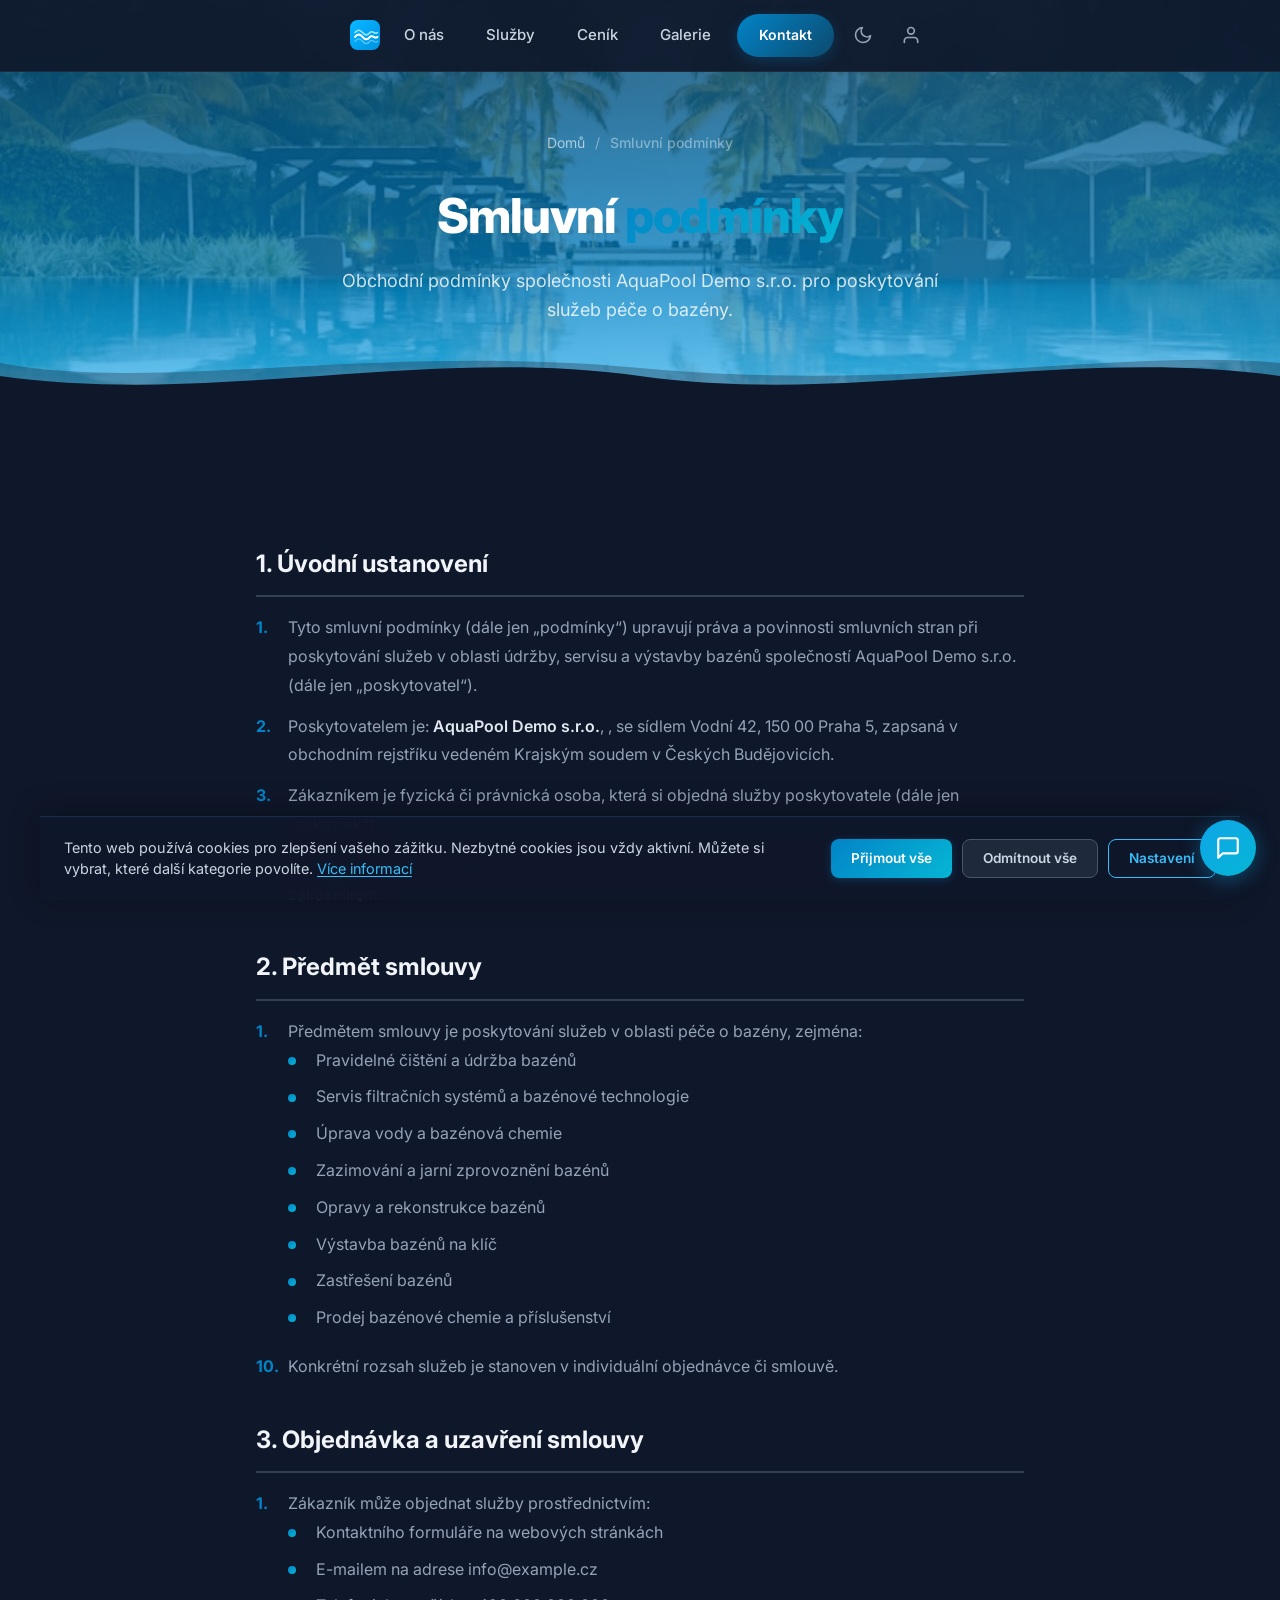
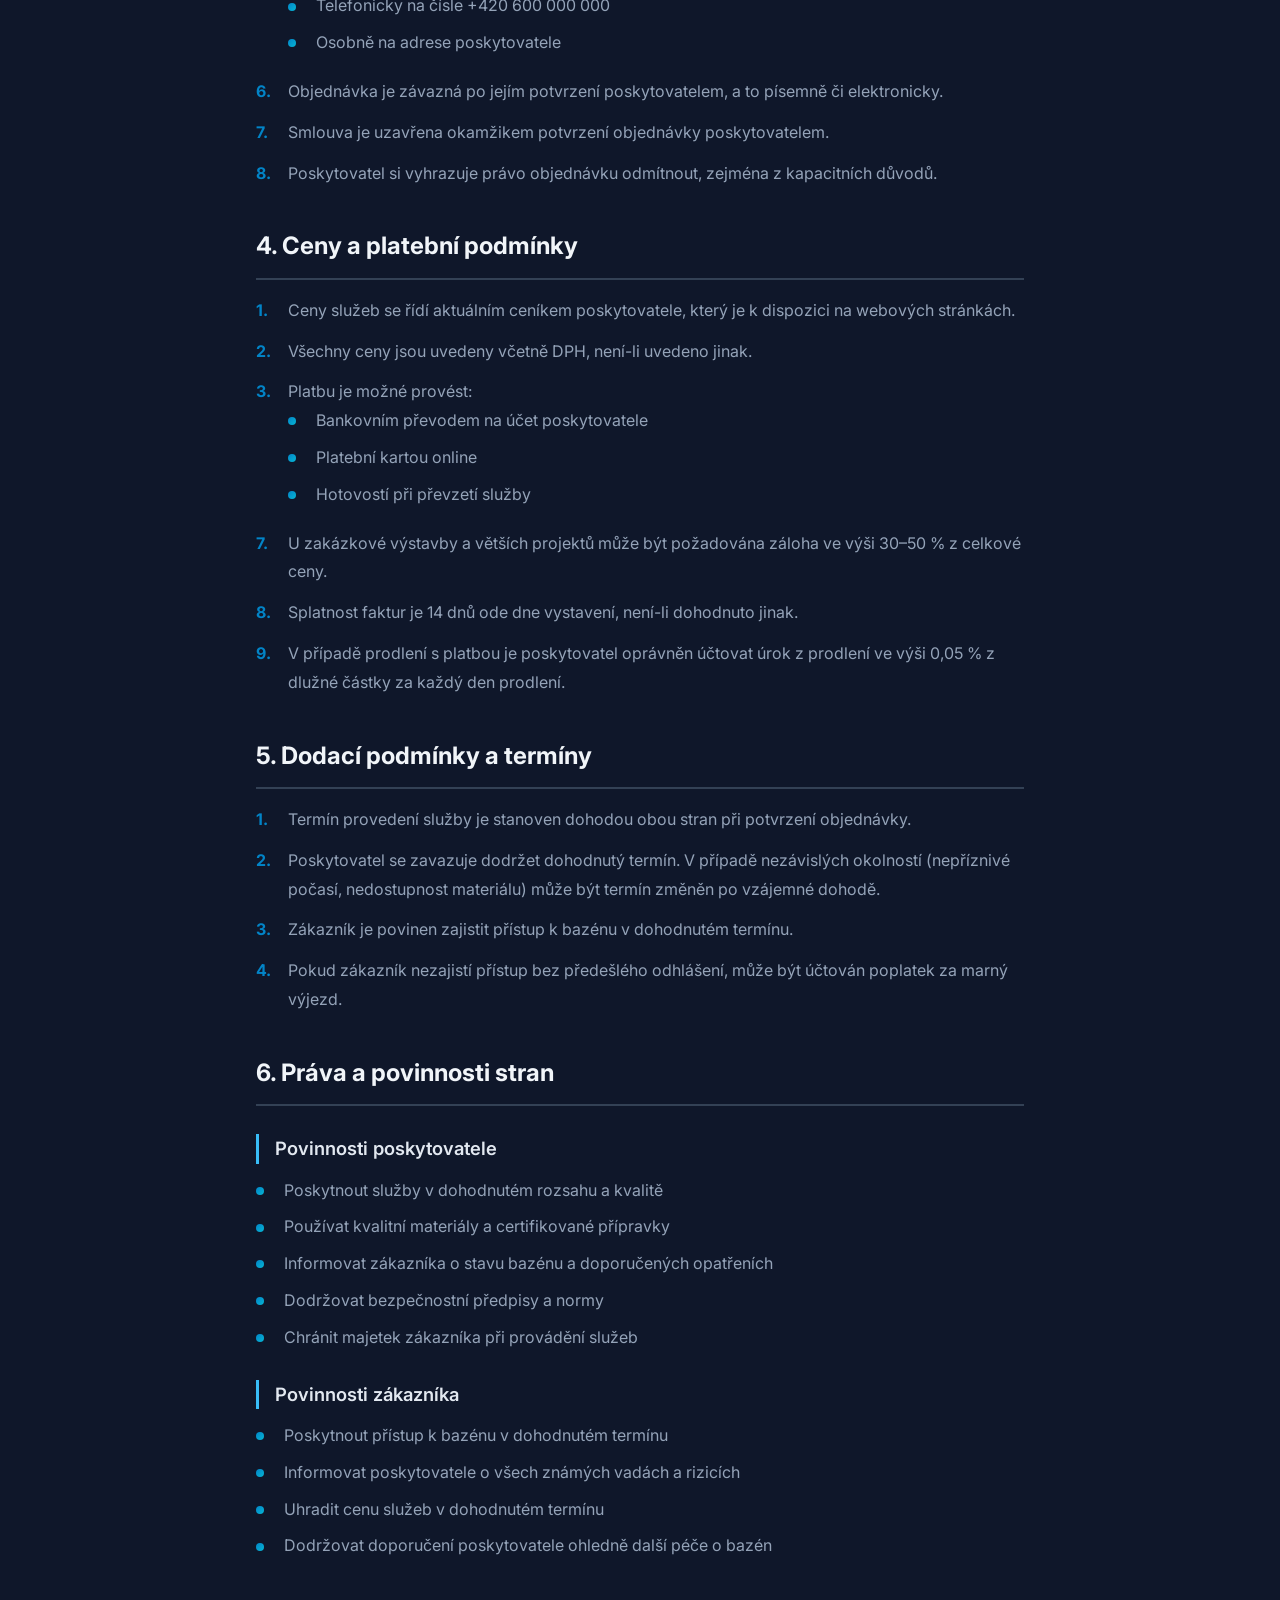
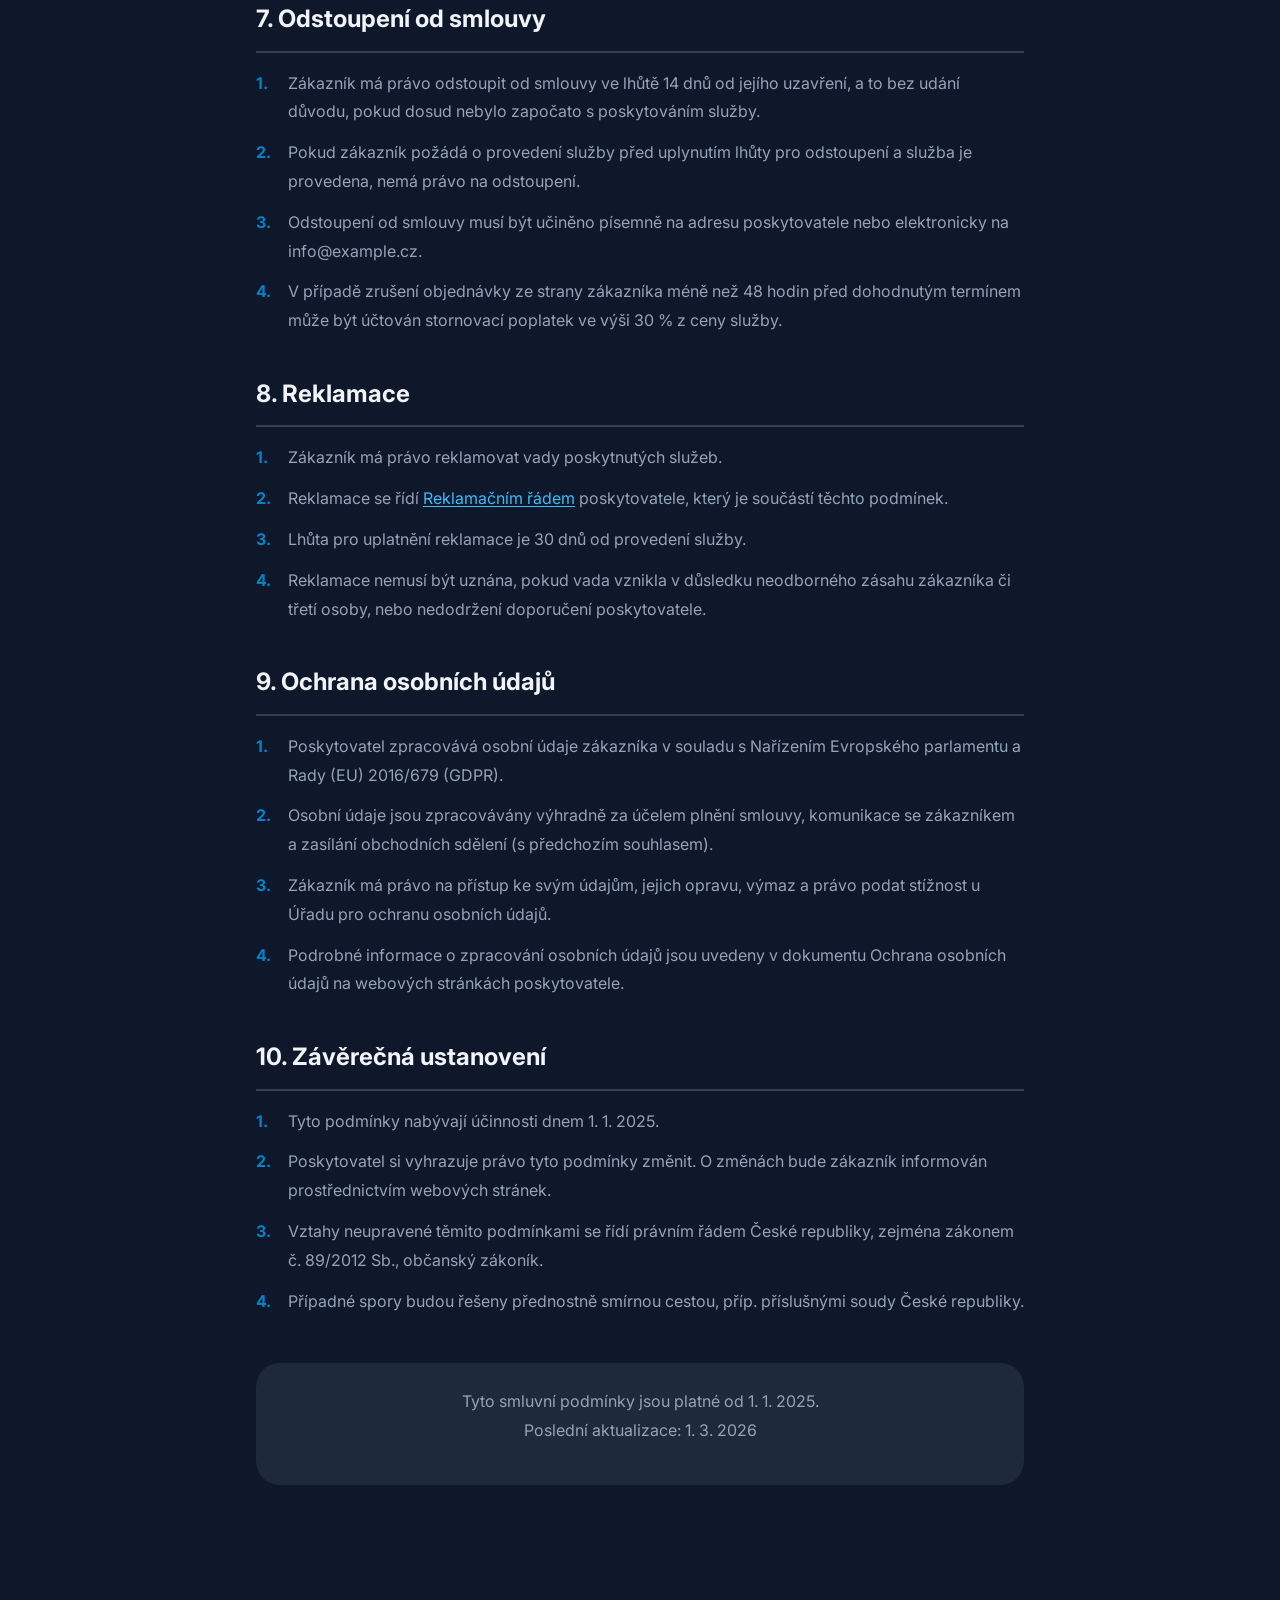
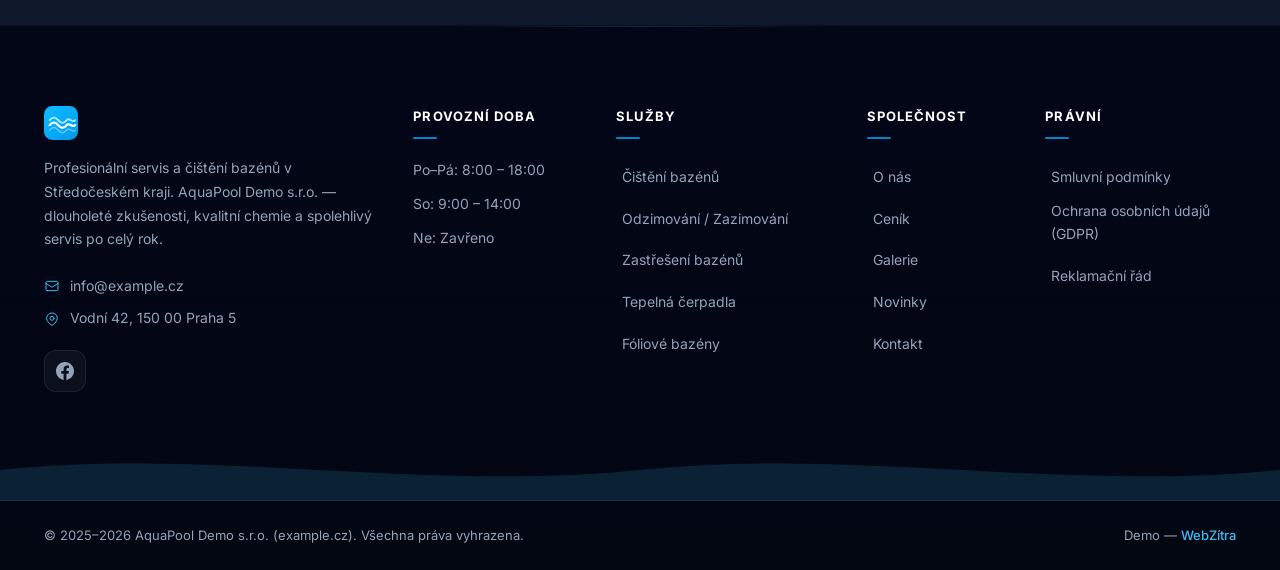
<file: smluvni-podminky.html>
<!DOCTYPE html>
<html lang="cs">
<head>
    <meta charset="UTF-8">
    <link rel="icon" type="image/svg+xml" href="pool-icon.svg">
    <meta name="viewport" content="width=device-width, initial-scale=1.0">
    <title>Smluvní podmínky – AquaPool | AquaPool Demo s.r.o.</title>
    <meta name="description" content="Smluvní podmínky společnosti AquaPool Demo s.r.o. (AquaPool). Podmínky poskytování služeb v oblasti údržby a servisu bazénů.">
    <meta name="robots" content="index, follow">
    <link rel="canonical" href="https://demo-aquapool.netlify.app/smluvni-podminky.html">

    <!-- Open Graph -->
    <meta property="og:title" content="Smluvní podmínky – AquaPool">
    <meta property="og:description" content="Smluvní podmínky společnosti AquaPool Demo s.r.o. pro poskytování služeb péče o bazény.">
    <meta property="og:type" content="website">
    <meta property="og:locale" content="cs_CZ">
    <meta property="og:url" content="https://demo-aquapool.netlify.app/smluvni-podminky.html">
    <meta property="og:image" content="images/gallery/hero-main.jpg">

    <link rel="apple-touch-icon" href="pool-icon.svg">
    <link rel="manifest" href="manifest.json">
    <meta name="theme-color" content="#0284c7">

    <script>(function(){var t=localStorage.getItem('theme');if(t)document.documentElement.setAttribute('data-theme',t);})()</script>

    <!-- Fonts -->
    <link rel="preconnect" href="https://fonts.googleapis.com">
    <link rel="preconnect" href="https://fonts.gstatic.com" crossorigin>
    <link rel="preload" href="https://fonts.googleapis.com/css2?family=Inter:wght@400;500;600;700;800&display=swap" as="style">
    <link href="https://fonts.googleapis.com/css2?family=Inter:wght@400;500;600;700;800&display=swap" rel="stylesheet">

    <!-- Styles -->
    <link rel="stylesheet" href="css/style.css?v=14">
    <link rel="stylesheet" href="css/hero.css?v=14">
    <link rel="stylesheet" href="css/pages.css?v=14">
    <link rel="stylesheet" href="css/legal.css?v=14">
    <link rel="stylesheet" href="css/cookies.css?v=14">
    <link rel="stylesheet" href="css/ai-chat.css?v=1">
    <script type="application/ld+json">
    {
        "@context": "https://schema.org",
        "@type": "BreadcrumbList",
        "itemListElement": [
            {"@type": "ListItem", "position": 1, "name": "Domů", "item": "https://demo-aquapool.netlify.app/"},
            {"@type": "ListItem", "position": 2, "name": "Smluvní podmínky", "item": "https://demo-aquapool.netlify.app/smluvni-podminky.html"}
        ]
    }
    </script>
</head>
<body>
    <a href="#main-content" class="skip-link">Přejít na obsah</a>

    <!-- Scroll Progress Bar -->
    <div class="scroll-progress" id="scrollProgress"></div>

    <!-- ===================== NAVBAR ===================== -->
    <nav class="navbar" id="navbar">
        <div class="container nav-container">
            <a href="index.html" class="nav-logo">
                <img src="images/logos/logo-aquapool.svg" alt="AquaPool Demo s.r.o." height="36">
            </a>
            <div class="nav-links" id="navLinks">
                <a href="o-nas.html">O nás</a>
                <a href="sluzby.html">Služby</a>
                <a href="cenik.html">Ceník</a>
                <a href="galerie.html">Galerie</a>
                <a href="kontakt.html" class="nav-cta-btn btn btn-sm btn-primary">Kontakt</a>
                <button class="theme-toggle" id="themeToggle" aria-label="Přepnout tmavý režim" title="Tmavý/světlý režim">
                    <svg class="theme-icon-sun" width="20" height="20" viewBox="0 0 24 24" fill="none" stroke="currentColor" stroke-width="2" stroke-linecap="round" stroke-linejoin="round"><circle cx="12" cy="12" r="5"/><line x1="12" y1="1" x2="12" y2="3"/><line x1="12" y1="21" x2="12" y2="23"/><line x1="4.22" y1="4.22" x2="5.64" y2="5.64"/><line x1="18.36" y1="18.36" x2="19.78" y2="19.78"/><line x1="1" y1="12" x2="3" y2="12"/><line x1="21" y1="12" x2="23" y2="12"/><line x1="4.22" y1="19.78" x2="5.64" y2="18.36"/><line x1="18.36" y1="5.64" x2="19.78" y2="4.22"/></svg>
                    <svg class="theme-icon-moon" width="20" height="20" viewBox="0 0 24 24" fill="none" stroke="currentColor" stroke-width="2" stroke-linecap="round" stroke-linejoin="round"><path d="M21 12.79A9 9 0 1 1 11.21 3 7 7 0 0 0 21 12.79z"/></svg>
                    <span class="nav-icon-label theme-label">Tmavý režim</span>
                </button>
                <a href="prihlaseni.html" class="nav-user-btn" aria-label="Přihlášení / Registrace" title="Přihlášení">
                    <svg width="20" height="20" viewBox="0 0 24 24" fill="none" stroke="currentColor" stroke-width="2" stroke-linecap="round" stroke-linejoin="round"><path d="M20 21v-2a4 4 0 0 0-4-4H8a4 4 0 0 0-4 4v2"/><circle cx="12" cy="7" r="4"/></svg>
                    <span class="nav-icon-label">Přihlášení</span>
                </a>
            </div>
            <button class="nav-toggle" id="navToggle" aria-label="Menu" aria-expanded="false">
                <span></span><span></span><span></span>
            </button>
        </div>
    </nav>

    <main id="main-content">

    <!-- ===================== PAGE HEADER ===================== -->
    <section class="page-header" style="--page-bg: url('../images/gallery/cisteni-04.jpg')">
        <!-- Bubbles -->
        <div class="page-header-bubbles">
            <div class="page-header-bubble" style="left:10%;width:20px;height:20px;animation-duration:6s;animation-delay:0s"></div>
            <div class="page-header-bubble" style="left:30%;width:14px;height:14px;animation-duration:8s;animation-delay:1s"></div>
            <div class="page-header-bubble" style="left:60%;width:18px;height:18px;animation-duration:7s;animation-delay:2s"></div>
            <div class="page-header-bubble" style="left:85%;width:12px;height:12px;animation-duration:9s;animation-delay:0.5s"></div>
        </div>
        <div class="container">
            <nav class="breadcrumb" aria-label="Breadcrumb">
                <a href="index.html">Domů</a>
                <span class="breadcrumb-sep">/</span>
                <span class="breadcrumb-current">Smluvní podmínky</span>
            </nav>
            <h1 class="page-title animate-on-scroll">Smluvní <span class="text-gradient">podmínky</span></h1>
            <p class="page-subtitle animate-on-scroll">Obchodní podmínky společnosti AquaPool Demo s.r.o. pro poskytování služeb péče o bazény.</p>
        </div>
        <!-- Waves -->
        <div class="page-header-waves">
            <div class="page-header-wave page-header-wave--1"></div>
            <div class="page-header-wave page-header-wave--2"></div>
        </div>
    </section>

    <!-- ===================== LEGAL CONTENT ===================== -->
    <section class="section">
        <div class="container">
            <div class="legal-content">

                <h2>1. Úvodní ustanovení</h2>
                <ol>
                    <li>Tyto smluvní podmínky (dále jen &bdquo;podmínky&ldquo;) upravují práva a povinnosti smluvních stran při poskytování služeb v oblasti údržby, servisu a výstavby bazénů společností AquaPool Demo s.r.o. (dále jen &bdquo;poskytovatel&ldquo;).</li>
                    <li>Poskytovatelem je: <strong>AquaPool Demo s.r.o.</strong>, , se sídlem Vodní 42, 150 00 Praha 5, zapsaná v obchodním rejstříku vedeném Krajským soudem v Českých Budějovicích.</li>
                    <li>Zákazníkem je fyzická či právnická osoba, která si objedná služby poskytovatele (dále jen &bdquo;zákazník&ldquo;).</li>
                    <li>Tyto podmínky jsou nedílnou součástí každé smlouvy uzavřené mezi poskytovatelem a zákazníkem.</li>
                </ol>

                <h2>2. Předmět smlouvy</h2>
                <ol>
                    <li>Předmětem smlouvy je poskytování služeb v oblasti péče o bazény, zejména:
                        <ul>
                            <li>Pravidelné čištění a údržba bazénů</li>
                            <li>Servis filtračních systémů a bazénové technologie</li>
                            <li>Úprava vody a bazénová chemie</li>
                            <li>Zazimování a jarní zprovoznění bazénů</li>
                            <li>Opravy a rekonstrukce bazénů</li>
                            <li>Výstavba bazénů na klíč</li>
                            <li>Zastřešení bazénů</li>
                            <li>Prodej bazénové chemie a příslušenství</li>
                        </ul>
                    </li>
                    <li>Konkrétní rozsah služeb je stanoven v individuální objednávce či smlouvě.</li>
                </ol>

                <h2>3. Objednávka a uzavření smlouvy</h2>
                <ol>
                    <li>Zákazník může objednat služby prostřednictvím:
                        <ul>
                            <li>Kontaktního formuláře na webových stránkách</li>
                            <li>E-mailem na adrese info@example.cz</li>
                            <li>Telefonicky na čísle +420 600 000 000</li>
                            <li>Osobně na adrese poskytovatele</li>
                        </ul>
                    </li>
                    <li>Objednávka je závazná po jejím potvrzení poskytovatelem, a to písemně či elektronicky.</li>
                    <li>Smlouva je uzavřena okamžikem potvrzení objednávky poskytovatelem.</li>
                    <li>Poskytovatel si vyhrazuje právo objednávku odmítnout, zejména z kapacitních důvodů.</li>
                </ol>

                <h2>4. Ceny a platební podmínky</h2>
                <ol>
                    <li>Ceny služeb se řídí aktuálním ceníkem poskytovatele, který je k dispozici na webových stránkách.</li>
                    <li>Všechny ceny jsou uvedeny včetně DPH, není-li uvedeno jinak.</li>
                    <li>Platbu je možné provést:
                        <ul>
                            <li>Bankovním převodem na účet poskytovatele</li>
                            <li>Platební kartou online</li>
                            <li>Hotovostí při převzetí služby</li>
                        </ul>
                    </li>
                    <li>U zakázkové výstavby a větších projektů může být požadována záloha ve výši 30&ndash;50 % z celkové ceny.</li>
                    <li>Splatnost faktur je 14 dnů ode dne vystavení, není-li dohodnuto jinak.</li>
                    <li>V případě prodlení s platbou je poskytovatel oprávněn účtovat úrok z prodlení ve výši 0,05 % z dlužné částky za každý den prodlení.</li>
                </ol>

                <h2>5. Dodací podmínky a termíny</h2>
                <ol>
                    <li>Termín provedení služby je stanoven dohodou obou stran při potvrzení objednávky.</li>
                    <li>Poskytovatel se zavazuje dodržet dohodnutý termín. V případě nezávislých okolností (nepříznivé počasí, nedostupnost materiálu) může být termín změněn po vzájemné dohodě.</li>
                    <li>Zákazník je povinen zajistit přístup k bazénu v dohodnutém termínu.</li>
                    <li>Pokud zákazník nezajistí přístup bez předešlého odhlášení, může být účtován poplatek za marný výjezd.</li>
                </ol>

                <h2>6. Práva a povinnosti stran</h2>
                <h3>Povinnosti poskytovatele</h3>
                <ul>
                    <li>Poskytnout služby v dohodnutém rozsahu a kvalitě</li>
                    <li>Používat kvalitní materiály a certifikované přípravky</li>
                    <li>Informovat zákazníka o stavu bazénu a doporučených opatřeních</li>
                    <li>Dodržovat bezpečnostní předpisy a normy</li>
                    <li>Chránit majetek zákazníka při provádění služeb</li>
                </ul>

                <h3>Povinnosti zákazníka</h3>
                <ul>
                    <li>Poskytnout přístup k bazénu v dohodnutém termínu</li>
                    <li>Informovat poskytovatele o všech známých vadách a rizicích</li>
                    <li>Uhradit cenu služeb v dohodnutém termínu</li>
                    <li>Dodržovat doporučení poskytovatele ohledně další péče o bazén</li>
                </ul>

                <h2>7. Odstoupení od smlouvy</h2>
                <ol>
                    <li>Zákazník má právo odstoupit od smlouvy ve lhůtě 14 dnů od jejího uzavření, a to bez udání důvodu, pokud dosud nebylo započato s poskytováním služby.</li>
                    <li>Pokud zákazník požádá o provedení služby před uplynutím lhůty pro odstoupení a služba je provedena, nemá právo na odstoupení.</li>
                    <li>Odstoupení od smlouvy musí být učiněno písemně na adresu poskytovatele nebo elektronicky na info@example.cz.</li>
                    <li>V případě zrušení objednávky ze strany zákazníka méně než 48 hodin před dohodnutým termínem může být účtován stornovací poplatek ve výši 30 % z ceny služby.</li>
                </ol>

                <h2>8. Reklamace</h2>
                <ol>
                    <li>Zákazník má právo reklamovat vady poskytnutých služeb.</li>
                    <li>Reklamace se řídí <a href="reklamacni-rad.html">Reklamačním řádem</a> poskytovatele, který je součástí těchto podmínek.</li>
                    <li>Lhůta pro uplatnění reklamace je 30 dnů od provedení služby.</li>
                    <li>Reklamace nemusí být uznána, pokud vada vznikla v důsledku neodborného zásahu zákazníka či třetí osoby, nebo nedodržení doporučení poskytovatele.</li>
                </ol>

                <h2 id="ochrana-udaju">9. Ochrana osobních údajů</h2>
                <ol>
                    <li>Poskytovatel zpracovává osobní údaje zákazníka v souladu s Nařízením Evropského parlamentu a Rady (EU) 2016/679 (GDPR).</li>
                    <li>Osobní údaje jsou zpracovávány výhradně za účelem plnění smlouvy, komunikace se zákazníkem a zasílání obchodních sdělení (s předchozím souhlasem).</li>
                    <li>Zákazník má právo na přístup ke svým údajům, jejich opravu, výmaz a právo podat stížnost u Úřadu pro ochranu osobních údajů.</li>
                    <li>Podrobné informace o zpracování osobních údajů jsou uvedeny v dokumentu Ochrana osobních údajů na webových stránkách poskytovatele.</li>
                </ol>

                <h2>10. Závěrečná ustanovení</h2>
                <ol>
                    <li>Tyto podmínky nabývají účinnosti dnem 1. 1. 2025.</li>
                    <li>Poskytovatel si vyhrazuje právo tyto podmínky změnit. O změnách bude zákazník informován prostřednictvím webových stránek.</li>
                    <li>Vztahy neupravené těmito podmínkami se řídí právním řádem České republiky, zejména zákonem č. 89/2012 Sb., občanský zákoník.</li>
                    <li>Případné spory budou řešeny přednostně smírnou cestou, příp. příslušnými soudy České republiky.</li>
                </ol>

                <div class="legal-meta">
                    <p>Tyto smluvní podmínky jsou platné od 1. 1. 2025.<br>Poslední aktualizace: 1. 3. 2026</p>
                </div>
            </div>
        </div>
    </section>

    </main>

    <!-- ===================== FOOTER ===================== -->
    <footer class="footer">
        <div class="container">
            <div class="footer-grid">
                <div class="footer-brand">
<a href="index.html" class="nav-logo footer-brand-logo">
                        <img src="images/logos/logo-aquapool.svg" alt="AquaPool Demo s.r.o." height="40">
                    </a>
                    <p class="footer-desc">Profesionální servis a čištění bazénů v Středočeském kraji. AquaPool Demo s.r.o. — dlouholeté zkušenosti, kvalitní chemie a spolehlivý servis po celý rok. </p>
                    <div class="footer-contact-item">
                        <svg width="16" height="16" fill="none" stroke="currentColor" stroke-width="1.5" viewBox="0 0 24 24"><path d="M3 8l7.89 5.26a2 2 0 002.22 0L21 8M5 19h14a2 2 0 002-2V7a2 2 0 00-2-2H5a2 2 0 00-2 2v10a2 2 0 002 2z" stroke-linecap="round" stroke-linejoin="round"/></svg>
                        <a href="mailto:info@example.cz">info@example.cz</a>
                    </div>
                    <div class="footer-contact-item">
                        <svg width="16" height="16" fill="none" stroke="currentColor" stroke-width="1.5" viewBox="0 0 24 24"><path d="M17.657 16.657L13.414 20.9a1.998 1.998 0 01-2.827 0l-4.244-4.243a8 8 0 1111.314 0z" stroke-linecap="round" stroke-linejoin="round"/><path d="M15 11a3 3 0 11-6 0 3 3 0 016 0z" stroke-linecap="round" stroke-linejoin="round"/></svg>
                        Vodní 42, 150 00 Praha 5
                    </div>
                    <div class="footer-social">
                        <a href="https://www.facebook.com/example.cz/" target="_blank" rel="noopener noreferrer" aria-label="Facebook"><svg width="16" height="16" fill="currentColor" viewBox="0 0 24 24"><path d="M24 12.073c0-6.627-5.373-12-12-12s-12 5.373-12 12c0 5.99 4.388 10.954 10.125 11.854v-8.385H7.078v-3.47h3.047V9.43c0-3.007 1.792-4.669 4.533-4.669 1.312 0 2.686.235 2.686.235v2.953H15.83c-1.491 0-1.956.925-1.956 1.874v2.25h3.328l-.532 3.47h-2.796v8.385C19.612 23.027 24 18.062 24 12.073z"/></svg></a>
                    </div>
                </div>
                                <div class="footer-links-col">
                    <h4>Provozní doba</h4>
                    <ul>
                        <li>Po–Pá: 8:00 – 18:00</li>
                        <li>So: 9:00 – 14:00</li>
                        <li>Ne: Zavřeno</li>
                    </ul>
                </div>
                <div class="footer-links-col">
                    <h4>Služby</h4>
                    <ul>
                        <li><a href="sluzby.html">Čištění bazénů</a></li>
                        <li><a href="sluzby.html">Odzimování / Zazimování</a></li>
                        <li><a href="sluzby.html">Zastřešení bazénů</a></li>
                        <li><a href="sluzby.html">Tepelná čerpadla</a></li>
                        <li><a href="sluzby.html">Fóliové bazény</a></li>
                    </ul>
                </div>
                <div class="footer-links-col">
                    <h4>Společnost</h4>
                    <ul>
                        <li><a href="o-nas.html">O nás</a></li>
                        <li><a href="cenik.html">Ceník</a></li>
                        <li><a href="galerie.html">Galerie</a></li>
                        <li><a href="novinky.html">Novinky</a></li>
                        <li><a href="kontakt.html">Kontakt</a></li>
                    </ul>
                </div>
                <div class="footer-links-col">
                    <h4>Právní</h4>
                    <ul>
                        <li><a href="smluvni-podminky.html">Smluvní podmínky</a></li>
                        <li><a href="smluvni-podminky.html#ochrana-udaju">Ochrana osobních údajů (GDPR)</a></li>
                        <li><a href="reklamacni-rad.html">Reklamační řád</a></li>
                    </ul>
                </div>
            </div>
        </div>
        <div class="footer-wave"></div>
        <div class="footer-bottom">
            <div class="container">
                <p>&copy; 2025–2026 AquaPool Demo s.r.o. (example.cz). Všechna práva vyhrazena.</p>
                <div class="footer-bottom-links">
                    <span>Demo — <a href="https://webzitra.cz" target="_blank" rel="noopener">WebZítra</a></span>
                </div>
            </div>
        </div>
    </footer>

    <!-- Scroll to Top Button -->
    <button class="scroll-top" id="scrollTop" aria-label="Zpět nahoru">
        <svg width="20" height="20" fill="none" stroke="currentColor" stroke-width="2.5" stroke-linecap="round" stroke-linejoin="round" viewBox="0 0 24 24"><polyline points="18 15 12 9 6 15"/></svg>
    </button>

    <!-- Cookie Banner -->
    <div id="cookie-banner" class="cookie-banner"></div>

    <!-- Scripts -->
    <script src="js/main.js?v=14" defer></script>
    <script src="js/cookies.js?v=14" defer></script>
    <script src="js/ai-chat.js?v=1" defer></script>
</body>
</html>
</file>
<file: css/style.css>
/* ========================================================
   AquaServis — Light Clean Premium Design
   Kompletní redesign — moderní, vzdušný, profesionální
   ======================================================== */

/* ─── Reset & Base ─── */
*, *::before, *::after { margin: 0; padding: 0; box-sizing: border-box; }
html { scroll-behavior: smooth; -webkit-text-size-adjust: 100%; }

/* ─── Disable white corner gradient overlay on all cards ─── */
.stat-card::before,
.about-card::before,
.service-card-body::before,
.step-card::before,
.pricing-card::before,
.testimonial-card::before,
.contact-info-card::before { display: none !important; }
body {
    font-family: 'Inter', -apple-system, BlinkMacSystemFont, 'Segoe UI', Roboto, sans-serif;
    font-size: var(--font-body, 1rem); line-height: 1.6; color: var(--text); background: var(--bg);
    overflow-x: hidden; -webkit-font-smoothing: antialiased; -moz-osx-font-smoothing: grayscale;
    animation: page-fade-in 0.4s ease-out;
}
@keyframes page-fade-in {
    from { opacity: 0; transform: translateY(10px); }
    to { opacity: 1; transform: translateY(0); }
}
img, svg { max-width: 100%; display: block; }
a { color: inherit; text-decoration: none; }
ul, ol { list-style: none; }
button, input, select, textarea { font: inherit; color: inherit; border: none; outline: none; background: none; }
button { cursor: pointer; }
::selection { background: var(--primary-100); color: var(--primary-dark); }

/* ─── CSS Custom Properties ─── */
:root {
    color-scheme: light;
    --primary: #0284c7;
    --primary-light: #38bdf8;
    --primary-dark: #0c4a6e;
    --primary-50: #f0f9ff;
    --primary-100: #e0f2fe;
    --primary-200: #bae6fd;
    --accent: #06b6d4;
    --accent-light: #22d3ee;
    --success: #10b981;
    --success-light: #d1fae5;
    --warning: #f59e0b;
    --error: #ef4444;
    --error-light: #fef2f2;
    --bg: #ffffff;
    --bg-alt: #f8fafc;
    --text: #0f172a;
    --text-secondary: #475569;
    --text-muted: #94a3b8;
    --text-on-dark: #e2e8f0;
    --text-on-dark-muted: #94a3b8;
    --border: #e2e8f0;
    --border-light: #f1f5f9;
    --shadow-xs: 0 1px 2px rgba(0,0,0,.04);
    --shadow-sm: 0 1px 3px rgba(0,0,0,.06), 0 1px 2px rgba(0,0,0,.04);
    --shadow: 0 4px 6px -1px rgba(0,0,0,.06), 0 2px 4px -2px rgba(0,0,0,.04);
    --shadow-md: 0 10px 15px -3px rgba(0,0,0,.07), 0 4px 6px -4px rgba(0,0,0,.03);
    --shadow-lg: 0 20px 25px -5px rgba(0,0,0,.07), 0 8px 10px -6px rgba(0,0,0,.03);
    --shadow-xl: 0 25px 50px -12px rgba(0,0,0,.12);
    --radius-sm: 8px;
    --radius: 12px;
    --radius-lg: 16px;
    --radius-xl: 24px;
    --radius-full: 9999px;
    --transition: 0.3s cubic-bezier(.4,0,.2,1);
    --transition-fast: 0.15s ease;
    --container: 1200px;
    --nav-height: 72px;

    /* Fluid Typography */
    --font-display: clamp(2.5rem, 5vw + 1rem, 4.75rem);
    --font-h1: clamp(2rem, 3.5vw + 1rem, 3.5rem);
    --font-h2: clamp(1.75rem, 2.5vw + 0.875rem, 2.75rem);
    --font-h3: clamp(1.125rem, 1vw + 0.875rem, 1.375rem);
    --font-body: clamp(0.9375rem, 0.5vw + 0.8125rem, 1.0625rem);
    --font-sm: clamp(0.8125rem, 0.3vw + 0.75rem, 0.9375rem);
}

/* ─── Scroll Progress Bar ─── */
.scroll-progress {
    position: fixed; top: 0; left: 0; width: 0; height: 3px; z-index: 1002;
    background: linear-gradient(90deg, var(--primary), var(--accent));
    transition: width 0.05s linear;
}

/* ─── Utilities ─── */
.container { max-width: var(--container); margin: 0 auto; padding: 0 24px; }
.text-gradient {
    background: linear-gradient(135deg, var(--primary), var(--accent));
    -webkit-background-clip: text; -webkit-text-fill-color: transparent; background-clip: text;
}

/* ─── Buttons ─── */
.btn {
    display: inline-flex; align-items: center; justify-content: center; gap: 8px;
    padding: 14px 28px; font-size: 16px;
    font-weight: 600; border-radius: var(--radius-full); transition: var(--transition);
    white-space: nowrap; position: relative; overflow: hidden; cursor: pointer; text-decoration: none; border: none;
}
.btn-sm { padding: 10px 22px; font-size: 14px; }
.btn-lg { padding: 16px 36px; font-size: 16px; }
.btn-block { width: 100%; }
.btn::after {
    content: '';
    position: absolute; inset: 0; border-radius: inherit;
    background: radial-gradient(circle, rgba(255,255,255,0.3) 0%, transparent 70%);
    transform: scale(0); opacity: 0;
    transition: transform 0.5s ease, opacity 0.3s ease;
}
.btn:active::after {
    transform: scale(2.5); opacity: 1;
    transition: transform 0s, opacity 0s;
}
.btn-primary {
    background: linear-gradient(135deg, var(--primary), var(--primary-dark));
    color: white; box-shadow: 0 4px 14px rgba(2,132,199,.25);
    background-size: 200% 200%; background-position: left center;
    transition: var(--transition), background-position 0.4s ease;
}
.btn-primary:hover { transform: translateY(-2px); box-shadow: 0 8px 25px rgba(2,132,199,.35); background-position: right center; }
.btn-primary:active { transform: translateY(0); }
.btn-ghost { background: transparent; color: var(--text); border: 2px solid var(--border); }
.btn-ghost:hover { border-color: var(--primary); color: var(--primary); transform: translateY(-2px); }
.btn-outline { border: 2px solid var(--primary); color: var(--primary); background: transparent; }
.btn-outline:hover {
    background: var(--primary); color: white; transform: translateY(-2px);
    box-shadow: 0 4px 14px rgba(2,132,199,.3);
}
.btn-white {
    background: white; color: var(--primary-dark); font-weight: 700;
    box-shadow: 0 4px 14px rgba(0,0,0,0.15);
}
.btn-white:hover {
    transform: translateY(-3px); box-shadow: 0 8px 25px rgba(0,0,0,0.2);
    background: #f8fafc;
}
.btn-outline-white {
    border: 2px solid rgba(255,255,255,0.6); color: white; background: transparent;
}
.btn-outline-white:hover {
    background: rgba(255,255,255,0.1); border-color: white; transform: translateY(-2px);
}
.btn.loading .btn-text { visibility: hidden; }
.btn-loading { display: none; }
.btn.loading .btn-loading { display: flex; position: absolute; }

/* ─── Navbar ─── */
.navbar {
    position: fixed; top: 0; left: 0; right: 0; z-index: 1000;
    height: var(--nav-height); display: flex; align-items: center;
    background: rgba(255,255,255,.85); backdrop-filter: blur(20px); -webkit-backdrop-filter: blur(20px);
    border-bottom: 1px solid var(--border-light); transition: var(--transition);
}
.navbar.scrolled {
    background: rgba(255,255,255,.95); box-shadow: var(--shadow-sm);
    border-bottom-color: var(--border);
}
.nav-container { display: flex; align-items: center; justify-content: space-between; }
.nav-logo {
    display: flex; align-items: center; gap: 14px;
    font-size: 20px; font-weight: 800; color: var(--text); z-index: 1001;
    margin-right: 8px; transition: var(--transition);
}
.nav-logo img {
    height: 30px; width: auto; max-width: 200px; object-fit: contain; display: block;
    transition: opacity 0.3s ease, filter 0.3s ease;
}
.nav-logo:hover img {
    opacity: 0.85;
}
[data-theme="dark"] .nav-logo img {
    filter: brightness(1.1) contrast(1.05);
}
.nav-logo.active-page {
    color: var(--primary);
}
.nav-links { display: flex; align-items: center; gap: 10px; }
.nav-links a:not(.nav-user-btn):not(.nav-cta-btn) {
    padding: 8px 16px; font-size: 15px; font-weight: 500;
    color: var(--text-secondary); border-radius: var(--radius-full); transition: var(--transition);
}
.nav-links a:not(.nav-user-btn):not(.nav-cta-btn):hover,
.nav-links a.active { color: var(--primary); background: var(--primary-50); }
.nav-links a.active-page {
    color: var(--primary); font-weight: 600;
    background: var(--primary-50);
    box-shadow: inset 0 -2px 0 var(--primary);
}
.nav-cta-btn.btn-primary { color: white !important; background: linear-gradient(135deg, var(--primary), var(--primary-dark)) !important; }
.nav-icon-label { display: none; }
.nav-toggle {
    display: none; flex-direction: column; gap: 5px; padding: 8px; z-index: 1001; cursor: pointer; margin-left: 12px;
}
.nav-toggle span {
    display: block; width: 24px; height: 2px;
    background: var(--text); border-radius: 2px; transition: var(--transition);
}
.nav-toggle.active span:nth-child(1) { transform: rotate(45deg) translate(5px, 5px); }
.nav-toggle.active span:nth-child(2) { opacity: 0; }
.nav-toggle.active span:nth-child(3) { transform: rotate(-45deg) translate(5px, -5px); }

/* ─── Hero ─── */
.hero {
    position: relative; min-height: 100vh; display: flex; align-items: center;
    background: var(--bg); overflow: hidden; padding-top: var(--nav-height);
}
.hero::before {
    content: ''; position: absolute; top: -20%; right: -10%; width: 600px; height: 600px;
    border-radius: 50%; background: radial-gradient(circle, var(--primary-100) 0%, transparent 70%);
    opacity: .6; pointer-events: none;
}
.hero::after {
    content: ''; position: absolute; bottom: -10%; left: -5%; width: 400px; height: 400px;
    border-radius: 50%; background: radial-gradient(circle, rgba(6,182,212,.08) 0%, transparent 70%);
    pointer-events: none;
}
.hero-content {
    position: relative; z-index: 2; text-align: center; padding: 120px 0 140px;
}
.hero-badge {
    display: inline-flex; align-items: center; gap: 8px;
    padding: 8px 20px; background: var(--primary-50); border: 1px solid var(--primary-100);
    border-radius: var(--radius-full); color: var(--primary-dark);
    font-size: 14px; font-weight: 500; margin-bottom: 32px;
}
.hero-title {
    font-size: clamp(32px, 7vw, 76px); font-weight: 800; color: var(--text);
    line-height: 1.08; letter-spacing: -0.03em; margin-bottom: 24px;
}
.hero-text {
    font-size: clamp(17px, 2vw, 20px); color: var(--text-secondary);
    max-width: 580px; margin: 0 auto 40px; line-height: 1.7;
}
.hero-btns { display: flex; gap: 16px; justify-content: center; flex-wrap: wrap; margin-bottom: 32px; }
.hero-trust {
    display: flex; gap: 28px; justify-content: center; flex-wrap: wrap;
    margin-bottom: 60px; padding: 0 20px;
}
.hero-trust-item {
    display: flex; align-items: center; gap: 8px;
    font-size: 15px; font-weight: 700; color: #ffffff;
    text-shadow: 0 1px 4px rgba(0,0,0,.45), 0 0 8px rgba(0,0,0,.2);
}
.hero-trust-item svg { flex-shrink: 0; }
.hero-stats {
    display: flex; align-items: stretch; justify-content: center; gap: 24px; flex-wrap: wrap;
}
.stat-card {
    position: relative; overflow: hidden;
    background: white; box-shadow: var(--shadow-md); border-radius: var(--radius-xl);
    padding: 28px 36px; text-align: center; min-width: 180px;
    transition: all 0.4s cubic-bezier(0.22, 1, 0.36, 1); border: 2px solid transparent;
}
.stat-card::before {
    content: ''; position: absolute; inset: 0; border-radius: inherit;
    background: linear-gradient(135deg, var(--primary-50), transparent 60%);
    opacity: 0;
}
.stat-number {
    position: relative; z-index: 1;
    display: block; font-size: clamp(28px, 4vw, 40px); font-weight: 800;
    color: var(--text); line-height: 1.2; transition: color 0.4s ease;
}
.stat-label { position: relative; z-index: 1; font-size: 14px; color: var(--text-muted); font-weight: 500; margin-top: 4px; }

/* ─── Sections ─── */
.section { padding: 120px 0; }
.section-alt { background: var(--bg-alt); }
.section-header { text-align: center; max-width: 640px; margin: 0 auto 72px; }
.section-tag {
    display: inline-block; padding: 6px 16px;
    background: var(--primary-50); color: var(--primary);
    font-size: 13px; font-weight: 600; border-radius: var(--radius-full);
    margin-bottom: 16px; text-transform: uppercase; letter-spacing: .08em;
}
.section-title {
    font-size: clamp(26px, 4vw, 44px); font-weight: 800;
    line-height: 1.2; letter-spacing: -0.02em; color: var(--text); margin-bottom: 16px;
}
.section-desc { font-size: 17px; color: var(--text-secondary); line-height: 1.7; }

/* ─── Social Proof Bar ─── */
.social-proof { background: var(--bg-alt); padding: 40px 0; border-bottom: 1px solid var(--border-light); }
.social-proof-inner {
    display: flex; align-items: center; justify-content: center; gap: 48px; flex-wrap: wrap;
}
.social-proof-item {
    display: flex; align-items: center; gap: 10px;
    font-size: 15px; font-weight: 600; color: var(--text-secondary);
}
.social-proof-icon {
    width: 36px; height: 36px; display: flex; align-items: center; justify-content: center;
    flex-shrink: 0;
}
.social-proof-icon svg { display: block; width: 22px; height: 22px; }

/* ─── About Cards ─── */
.about-grid { display: grid; grid-template-columns: repeat(4, 1fr); gap: 24px; }
.about-card {
    position: relative; overflow: hidden;
    background: white; box-shadow: var(--shadow-sm); border-radius: var(--radius-xl);
    padding: 36px 28px; transition: all 0.4s cubic-bezier(0.22, 1, 0.36, 1); border: 2px solid transparent;
}
.about-card::before {
    content: ''; position: absolute; inset: 0; border-radius: inherit;
    background: linear-gradient(135deg, var(--primary-50), transparent 60%);
    opacity: 0; transition: opacity 0.4s ease;
}
.about-card:hover { transform: translateY(-4px); border-color: var(--primary); box-shadow: 0 12px 40px rgba(2,132,199,0.15); }
.about-card:hover::before { opacity: 1; }
.about-card-icon {
    position: relative; z-index: 1;
    width: 60px; height: 60px; display: flex; align-items: center; justify-content: center;
    background: linear-gradient(135deg, var(--primary-50), var(--primary-100));
    border-radius: var(--radius); margin-bottom: 20px; transition: all 0.4s ease;
}
.about-card-icon svg { color: var(--primary); transition: all 0.4s ease; }
.about-card:hover .about-card-icon {
    background: linear-gradient(135deg, var(--primary), var(--accent));
    transform: scale(1.08) rotate(-3deg);
}
.about-card:hover .about-card-icon svg { filter: brightness(0) invert(1); }
.about-card h3 { position: relative; z-index: 1; font-size: 18px; font-weight: 700; margin-bottom: 8px; color: var(--text); }
.about-card p { position: relative; z-index: 1; font-size: 15px; color: var(--text-secondary); line-height: 1.6; }
.about-card-metric {
    position: relative; z-index: 1;
    display: inline-block; margin-top: 14px; padding: 4px 12px;
    background: var(--primary-50); color: var(--primary); font-size: 13px;
    font-weight: 700; border-radius: var(--radius-full); letter-spacing: .02em;
}

/* ─── Sponsors ─── */
.sponsors-bar .section-header { padding-top: 0; }
.sponsors-bar .section-title { font-size: var(--font-h3); }
.sponsors-grid {
    display: flex;
    justify-content: center;
    align-items: center;
    flex-wrap: wrap;
    gap: 32px 48px;
    padding: 0;
}
.sponsors-grid ~ .section-header,
.section:has(.sponsors-grid) .section-header {
    margin-bottom: 40px;
}
.sponsor-logo {
    display: flex;
    align-items: center;
    justify-content: center;
    padding: 20px 28px;
    border-radius: var(--radius);
    background: rgba(255,255,255,0.06);
    border: 1px solid rgba(255,255,255,0.1);
    backdrop-filter: blur(8px);
    -webkit-backdrop-filter: blur(8px);
    transition: transform 0.4s cubic-bezier(0.22,1,0.36,1), box-shadow 0.4s ease, background 0.4s ease, border-color 0.4s ease;
    cursor: pointer;
}
.sponsor-logo:hover {
    transform: translateY(-6px) scale(1.03);
    background: rgba(255,255,255,0.12);
    border-color: rgba(56,189,248,0.3);
    box-shadow: 0 16px 40px rgba(0,0,0,0.15), 0 0 20px rgba(56,189,248,0.08);
}
.sponsor-logo img {
    max-height: 56px;
    max-width: 180px;
    width: auto;
    object-fit: contain;
    opacity: 0.85;
    transition: opacity 0.4s ease, filter 0.4s ease;
}
.sponsor-logo:hover img {
    opacity: 1;
    filter: drop-shadow(0 2px 8px rgba(56,189,248,0.15));
}

/* ─── Service Cards ─── */
.services-grid { display: grid; grid-template-columns: repeat(2, 1fr); gap: 24px; }
.service-card {
    position: relative;
    background: white; box-shadow: var(--shadow-sm); border-radius: var(--radius-xl);
    overflow: hidden; transition: all 0.4s cubic-bezier(0.22, 1, 0.36, 1); display: flex; flex-direction: column;
    border: 2px solid transparent;
}
.service-card:hover { transform: translateY(-4px); border-color: var(--primary); box-shadow: 0 12px 40px rgba(2,132,199,0.15); }
.service-accent { height: 3px; background: linear-gradient(90deg, var(--primary), var(--accent)); transition: height 0.3s ease; }
.service-card:hover .service-accent { height: 4px; }
.service-card-body { padding: 32px 28px; display: flex; flex-direction: column; flex: 1; position: relative; }
.service-card-body::before {
    content: ''; position: absolute; inset: 0; border-radius: inherit;
    background: linear-gradient(135deg, var(--primary-50), transparent 60%);
    opacity: 0; transition: opacity 0.4s ease;
}
.service-card:hover .service-card-body::before { opacity: 1; }
.service-icon {
    position: relative; z-index: 1;
    width: 56px; height: 56px; display: flex; align-items: center; justify-content: center;
    background: linear-gradient(135deg, var(--primary-50), var(--primary-100)); border-radius: var(--radius); margin-bottom: 20px;
    transition: all 0.4s ease;
}
.service-card:hover .service-icon {
    background: linear-gradient(135deg, var(--primary), var(--accent));
    transform: scale(1.08) rotate(-3deg);
}
.service-icon svg { color: var(--primary); transition: all 0.4s ease; }
.service-card:hover .service-icon svg { filter: brightness(0) invert(1); }
.service-card h3 { position: relative; z-index: 1; font-size: 20px; font-weight: 700; margin-bottom: 8px; color: var(--text); }
.service-card p { position: relative; z-index: 1; font-size: 15px; color: var(--text-secondary); line-height: 1.65; margin-bottom: 16px; flex: 1; }
.service-price { position: relative; z-index: 1; font-size: 14px; font-weight: 700; color: var(--primary); margin-bottom: 16px; }
.service-link {
    position: relative; z-index: 1;
    font-size: 14px; font-weight: 600; color: var(--primary);
    display: inline-flex; align-items: center; gap: 4px; transition: var(--transition);
    padding: 8px 0; min-height: 44px;
}
.service-link:hover { gap: 8px; color: var(--primary-dark); }
.section-cta { display: flex; justify-content: center; margin-top: 48px; }

/* ─── Steps ─── */
.steps-grid {
    display: grid; grid-template-columns: repeat(4, 1fr); gap: 32px; position: relative;
}
.steps-grid::before { display: none; }
.step-card {
    position: relative; overflow: hidden;
    text-align: center; z-index: 1;
    padding: 32px 20px; border-radius: var(--radius-xl);
    background: white; box-shadow: var(--shadow-sm);
    border: 2px solid transparent;
    transition: all 0.4s cubic-bezier(0.22, 1, 0.36, 1);
}
.step-card::before {
    content: ''; position: absolute; inset: 0; border-radius: inherit;
    background: linear-gradient(135deg, var(--primary-50), transparent 60%);
    opacity: 0; transition: opacity 0.4s ease;
}
.step-card:hover {
    transform: translateY(-4px); border-color: var(--primary);
    box-shadow: 0 12px 40px rgba(2, 132, 199, 0.15);
}
.step-card:hover::before { opacity: 1; }
.step-number {
    position: relative; z-index: 1;
    width: 80px; height: 80px; display: flex; align-items: center; justify-content: center;
    font-size: 24px; font-weight: 800; color: white;
    background: linear-gradient(135deg, var(--primary), var(--accent));
    border: 4px solid var(--primary-100);
    border-radius: 50%; margin: 0 auto 16px; transition: all 0.4s ease;
}
.step-card:hover .step-number {
    transform: scale(1.08) rotate(-3deg); border-color: var(--primary);
    box-shadow: 0 8px 24px rgba(2,132,199,.3);
}
.step-content { position: relative; z-index: 1; }
.step-content h3 { font-size: 18px; font-weight: 700; margin-bottom: 8px; color: var(--text); }
.step-content p { font-size: 15px; color: var(--text-secondary); line-height: 1.6; }

/* ─── Pricing ─── */
.pricing-grid { display: grid; grid-template-columns: repeat(3, 1fr); gap: 24px; align-items: stretch; }
.pricing-card {
    background: white;
    box-shadow: 0 4px 24px rgba(0,0,0,0.06);
    border-radius: var(--radius-xl);
    padding: 40px 32px;
    position: relative;
    overflow: visible;
    border: 2px solid var(--border-light);
    transition: all 0.4s cubic-bezier(0.22, 1, 0.36, 1);
    display: flex;
    flex-direction: column;
}
.pricing-card.animate-on-scroll.visible {
    transition: all 0.4s cubic-bezier(0.22, 1, 0.36, 1);
}
.pricing-card::before {
    content: ''; position: absolute; inset: 0; border-radius: var(--radius-xl);
    background: linear-gradient(135deg, rgba(2,132,199,0.04), rgba(6,182,212,0.02) 60%, transparent);
    opacity: 0; transition: opacity 0.4s ease;
    pointer-events: none; z-index: 0;
}
.pricing-card:hover,
.pricing-card.animate-on-scroll.visible:hover {
    transform: translateY(-6px);
    border-color: var(--primary);
    box-shadow: 0 20px 50px rgba(2,132,199,0.18), 0 0 0 1px rgba(2,132,199,0.1);
}
.pricing-card:hover::before { opacity: 1; }
.pricing-card:hover .pricing-amount { color: var(--primary); }
.pricing-card:hover .pricing-currency { color: var(--primary); }
.pricing-card:hover .pricing-features li svg circle[fill="#dcfce7"] { fill: #bae6fd; transition: fill 0.3s ease; }
.pricing-card:hover .pricing-features li svg path[stroke="#16a34a"] { stroke: var(--primary); transition: stroke 0.3s ease; }
.pricing-card .btn {
    position: relative; z-index: 1;
    transition: all 0.4s cubic-bezier(0.22, 1, 0.36, 1);
}
.pricing-card:hover .btn {
    transform: translateY(-2px);
    box-shadow: 0 8px 20px rgba(2,132,199,0.3);
}
.pricing-card:hover .btn-outline {
    background: var(--primary);
    color: white;
    border-color: var(--primary);
}
.pricing-card-featured {
    border-color: var(--primary);
    box-shadow: 0 8px 32px rgba(2,132,199,0.15), 0 0 0 1px rgba(2,132,199,0.1);
    background: linear-gradient(180deg, white 0%, #f0f9ff 100%);
}
.pricing-card-featured::before { opacity: 0.6; }
.pricing-card-featured .pricing-amount { color: var(--primary); }
.pricing-card-featured .pricing-currency { color: var(--primary); }
.pricing-card-featured:hover {
    transform: translateY(-6px);
    box-shadow: 0 0 0 2px var(--primary), 0 24px 50px -12px rgba(2,132,199,0.3), 0 0 80px -20px rgba(2,132,199,0.15);
}
.pricing-badge {
    position: absolute; top: -16px; left: 50%; transform: translateX(-50%);
    z-index: 2;
    padding: 8px 28px;
    background: linear-gradient(135deg, var(--primary), var(--accent));
    color: white; font-size: 13px; font-weight: 700;
    border-radius: var(--radius-full); white-space: nowrap;
    box-shadow: 0 4px 14px rgba(2,132,199,0.3);
    letter-spacing: 0.02em;
    text-align: center;
}
.pricing-header { position: relative; z-index: 1; }
.pricing-header h3 {
    font-size: 22px; font-weight: 700; color: var(--text); margin-bottom: 4px;
    transition: color 0.3s ease; text-align: center;
}
.pricing-card:hover .pricing-header h3 { color: var(--primary-dark); }
.pricing-desc { position: relative; z-index: 1; font-size: 15px; color: var(--text-secondary); margin-bottom: 24px; text-align: center; }
.pricing-price {
    position: relative; z-index: 1;
    display: flex; align-items: baseline; gap: 4px; justify-content: center;
    margin-bottom: 8px;
}
.pricing-amount {
    font-size: 44px; font-weight: 800; color: var(--text); line-height: 1;
    transition: color 0.3s ease;
}
.pricing-currency {
    font-size: 20px; font-weight: 700; color: var(--text);
    transition: color 0.3s ease;
}
.pricing-period { font-size: 15px; color: var(--text-muted); margin-left: 4px; }
.pricing-savings {
    display: inline-flex; align-items: center; gap: 4px;
    padding: 4px 14px; background: var(--success-light); color: var(--success);
    font-size: 13px; font-weight: 600; border-radius: var(--radius-full); margin-bottom: 24px;
}
.pricing-divider {
    height: 1px;
    background: linear-gradient(90deg, transparent, var(--border), transparent);
    margin-bottom: 28px;
}
.pricing-features { position: relative; z-index: 1; display: flex; flex-direction: column; gap: 14px; margin-bottom: 32px; flex: 1; }
.pricing-features li {
    display: flex; align-items: center; gap: 12px; font-size: 15px; color: var(--text);
    transition: transform 0.3s ease;
}
.pricing-card:hover .pricing-features li { transform: translateX(4px); }
.pricing-features li svg { flex-shrink: 0; transition: transform 0.3s ease; }
.pricing-card:hover .pricing-features li svg { transform: scale(1.15); }
.pricing-feature-disabled { color: var(--text-muted) !important; text-decoration: line-through; }
.pricing-card:hover .pricing-feature-disabled { transform: none !important; }

/* ─── Comparison Table ─── */
.comparison-section { padding: 100px 0; }
.comparison-table { max-width: 720px; margin: 0 auto; overflow-x: auto; border-radius: var(--radius-lg); box-shadow: var(--shadow-md); }
.comparison-table table { width: 100%; border-collapse: collapse; }
.comparison-table thead tr {
    background: linear-gradient(135deg, #0284c7, #06b6d4);
}
.comparison-table th {
    padding: 16px 24px; font-size: 14px; font-weight: 700; text-align: center;
    background: transparent; color: white; border-bottom: 2px solid rgba(2,132,199,0.3);
}
.comparison-table th:first-child { text-align: left; }
.comparison-table th.highlight { color: white; }
.comparison-table td {
    padding: 16px 24px; font-size: 15px; color: var(--text);
    border-bottom: 1px solid var(--border-light); text-align: center; background: white;
}
.comparison-table td:first-child { text-align: left; font-weight: 500; }
.comparison-table tr:last-child td { border-bottom: none; }
.comparison-table tr:nth-child(even) td { background: var(--bg-alt); }
.comparison-table tbody tr { transition: background 0.2s ease; }
.comparison-table tbody tr:hover td { background: var(--primary-50); }
.check-yes { color: #16a34a; font-weight: 700; font-size: 18px; }
.check-no { color: #dc2626; font-weight: 700; font-size: 18px; }
.comparison-table td.check-yes { color: #16a34a; }
.comparison-table td.check-no { color: #dc2626; }

/* ─── Testimonials ─── */
.aggregate-rating {
    text-align: center; margin-bottom: 48px; font-size: 18px;
    color: var(--text-secondary); font-weight: 500;
}
.aggregate-rating strong { color: var(--text); font-weight: 800; font-size: 20px; }
/* ─── Testimonials Carousel ─── */
.testimonials-carousel {
    position: relative;
    overflow: hidden;
    margin: -32px -24px;
    padding: 32px 24px;
}
.testimonials-carousel::before,
.testimonials-carousel::after {
    content: '';
    position: absolute;
    top: 0;
    bottom: 0;
    width: 120px;
    z-index: 10;
    pointer-events: none;
}
.testimonials-carousel::before {
    left: 0;
    background: linear-gradient(to right, var(--bg, white), transparent);
}
.testimonials-carousel::after {
    right: 0;
    background: linear-gradient(to left, var(--bg, white), transparent);
}
.testimonials-track {
    display: flex;
    gap: 24px;
    animation: testimonials-scroll 60s linear infinite;
    width: max-content;
}
.testimonials-track:hover {
    animation-play-state: paused;
}
.testimonials-carousel .testimonial-card {
    flex: 0 0 360px;
    min-width: 360px;
}
@keyframes testimonials-scroll {
    0% { transform: translateX(0); }
    100% { transform: translateX(-50%); }
}
.section-alt .testimonials-carousel::before {
    background: linear-gradient(to right, var(--bg-alt), transparent);
}
.section-alt .testimonials-carousel::after {
    background: linear-gradient(to left, var(--bg-alt), transparent);
}
.testimonial-card {
    position: relative; overflow: hidden;
    background: white; box-shadow: var(--shadow-sm); border-radius: var(--radius-xl);
    padding: 32px; transition: all 0.4s cubic-bezier(0.22, 1, 0.36, 1); border: 2px solid transparent;
}
.testimonial-card::before {
    content: ''; position: absolute; inset: 0; border-radius: inherit;
    background: linear-gradient(135deg, var(--primary-50), transparent 60%);
    opacity: 0; transition: opacity 0.4s ease;
}
.testimonial-card:hover { transform: translateY(-4px); border-color: var(--primary); box-shadow: 0 12px 40px rgba(2,132,199,0.15); }
.testimonial-card:hover::before { opacity: 1; }
.testimonial-stars { display: flex; gap: 2px; margin-bottom: 16px; position: relative; z-index: 1; }
.testimonial-stars svg { transition: transform 0.3s ease; }
.testimonial-card:hover .testimonial-stars svg { transform: scale(1.15); }
.testimonial-card:hover .testimonial-stars svg:nth-child(1) { transition-delay: 0s; }
.testimonial-card:hover .testimonial-stars svg:nth-child(2) { transition-delay: 0.05s; }
.testimonial-card:hover .testimonial-stars svg:nth-child(3) { transition-delay: 0.1s; }
.testimonial-card:hover .testimonial-stars svg:nth-child(4) { transition-delay: 0.15s; }
.testimonial-card:hover .testimonial-stars svg:nth-child(5) { transition-delay: 0.2s; }
.testimonial-text { position: relative; z-index: 1; font-size: 15px; line-height: 1.7; color: var(--text); margin-bottom: 24px; font-style: normal; }
.testimonial-author { position: relative; z-index: 1; display: flex; align-items: center; gap: 12px; }
.testimonial-avatar {
    width: 48px; height: 48px; border-radius: 50%;
    background: linear-gradient(135deg, var(--primary), var(--accent));
    color: white; display: flex; align-items: center; justify-content: center;
    font-size: 15px; font-weight: 700; flex-shrink: 0;
    transition: all 0.4s ease; border: 2px solid transparent;
}
.testimonial-card:hover .testimonial-avatar { transform: scale(1.08); border-color: var(--primary-200); }
.testimonial-name { font-size: 15px; font-weight: 600; color: var(--text); }
.testimonial-location { font-size: 13px; color: var(--text-muted); }
.testimonials-cta { text-align: center; margin-top: 48px; }
.testimonials-cta a {
    font-size: 15px; font-weight: 600; color: var(--primary);
    display: inline-flex; align-items: center; gap: 6px; transition: var(--transition);
}
.testimonials-cta a:hover { gap: 10px; color: var(--primary-dark); }

/* ─── FAQ ─── */
.faq-list { max-width: 800px; margin: 0 auto; display: flex; flex-direction: column; gap: 12px; }
.faq-item {
    background: white; box-shadow: var(--shadow-xs); border-radius: var(--radius-lg);
    overflow: hidden; transition: all 0.4s cubic-bezier(0.22, 1, 0.36, 1); border: 2px solid var(--border-light);
}
.faq-item:hover { box-shadow: 0 8px 24px rgba(2,132,199,0.1); border-color: var(--primary-200); transform: translateY(-2px); }
.faq-item.active { box-shadow: 0 12px 40px rgba(2,132,199,0.15); border-color: var(--primary); }
.faq-question {
    width: 100%; display: flex; align-items: center; justify-content: space-between;
    padding: 20px 24px; font-size: 16px; font-weight: 600; color: var(--text);
    text-align: left; transition: var(--transition); gap: 16px; cursor: pointer;
}
.faq-question:hover { color: var(--primary); }
.faq-icon { flex-shrink: 0; transition: transform var(--transition); color: var(--text-muted); }
.faq-item.active .faq-icon { transform: rotate(180deg); color: var(--primary); }
.faq-answer {
    max-height: 0; overflow: hidden;
    transition: max-height 0.4s cubic-bezier(.4,0,.2,1), padding 0.4s cubic-bezier(.4,0,.2,1);
    padding: 0 24px;
}
.faq-item.active .faq-answer { max-height: 1000px; padding: 0 24px 20px; }
.faq-answer p { font-size: 15px; color: var(--text-secondary); line-height: 1.7; }
.faq-cta {
    text-align: center; margin-top: 48px; padding: 32px;
    background: var(--bg-alt); border-radius: var(--radius-xl);
    max-width: 800px; margin-left: auto; margin-right: auto;
}
.faq-cta p { font-size: 17px; font-weight: 600; color: var(--text); margin-bottom: 16px; }

/* ─── CTA Banner ─── */
.cta-banner {
    background: linear-gradient(180deg, #0c4a6e 0%, #0369a1 30%, #0284c7 50%, #38bdf8 75%, #bae6fd 100%);
    padding: 80px 0; text-align: center;
    position: relative; overflow: hidden;
}
.cta-banner::before {
    content: '';
    position: absolute;
    inset: 0;
    background: linear-gradient(
        45deg,
        transparent 40%,
        rgba(255,255,255,0.03) 45%,
        rgba(255,255,255,0.05) 50%,
        rgba(255,255,255,0.03) 55%,
        transparent 60%
    );
    background-size: 200% 200%;
    animation: shimmer 8s ease-in-out infinite;
    z-index: 1;
    pointer-events: none;
}
.cta-banner .container { position: relative; z-index: 2; }
.cta-waves {
    position: absolute;
    bottom: -1px;
    left: 0;
    width: 100%;
    height: 60px;
    z-index: 5;
    overflow: hidden;
}
.cta-wave {
    position: absolute;
    bottom: 0;
    left: 0;
    width: 200%;
    height: 100%;
    background-repeat: repeat-x;
    background-size: 50% 100%;
    background-position: 0 bottom;
}
.cta-wave--1 {
    background-image: url("data:image/svg+xml,%3Csvg xmlns='http://www.w3.org/2000/svg' viewBox='0 0 1200 120' preserveAspectRatio='none'%3E%3Cpath d='M0,60 C200,120 400,0 600,60 C800,120 1000,0 1200,60 L1200,120 L0,120 Z' fill='%23ffffff'/%3E%3C/svg%3E");
    animation: wave-slide 7s linear infinite;
    opacity: 1;
    z-index: 3;
}
.cta-wave--2 {
    background-image: url("data:image/svg+xml,%3Csvg xmlns='http://www.w3.org/2000/svg' viewBox='0 0 1200 120' preserveAspectRatio='none'%3E%3Cpath d='M0,40 C150,100 350,0 600,50 C850,100 1050,10 1200,40 L1200,120 L0,120 Z' fill='rgba(255,255,255,0.5)'/%3E%3C/svg%3E");
    animation: wave-slide 11s linear infinite reverse;
    opacity: 0.7;
    z-index: 2;
    bottom: 5px;
}
.cta-bubbles {
    position: absolute; inset: 0;
    overflow: hidden; pointer-events: none; z-index: 1;
}
.cta-bubble {
    position: absolute; border-radius: 50%;
    background: radial-gradient(circle at 30% 30%, rgba(255,255,255,0.2), rgba(255,255,255,0.03));
    border: 1px solid rgba(255,255,255,0.12);
    animation: cta-bubble-float linear infinite;
}
@keyframes cta-bubble-float {
    0% { transform: translateY(100%) translateX(0) scale(0.4); opacity: 0; }
    10% { opacity: 0.7; }
    50% { transform: translateY(0%) translateX(15px) scale(0.8); }
    90% { opacity: 0.5; }
    100% { transform: translateY(-120%) translateX(-10px) scale(0.3); opacity: 0; }
}
@keyframes shimmer {
    0%, 100% { background-position: 200% 200%; }
    50% { background-position: -200% -200%; }
}
@keyframes wave-slide {
    from { transform: translateX(0); }
    to { transform: translateX(-50%); }
}
@keyframes bubble-float {
    0% {
        transform: translateY(100vh) translateX(0) scale(0.4);
        opacity: 0;
    }
    10% {
        opacity: 0.8;
    }
    50% {
        transform: translateY(50vh) translateX(20px) scale(0.7);
    }
    90% {
        opacity: 0.6;
    }
    100% {
        transform: translateY(-10vh) translateX(-10px) scale(1);
        opacity: 0;
    }
}
@media (prefers-reduced-motion: reduce) {
    .cta-bubble, .cta-wave, .cta-banner::before, .newsletter-section::before, .cta-newsletter-wrapper::before { animation: none !important; }
}
.cta-banner h2 {
    font-size: clamp(28px, 4vw, 40px); font-weight: 800;
    color: white; margin-bottom: 16px; letter-spacing: -0.02em;
}
.cta-banner p { font-size: 18px; color: rgba(255,255,255,.85); margin-bottom: 32px; }
.cta-banner-btns { display: flex; gap: 16px; justify-content: center; flex-wrap: wrap; }
.cta-banner .btn-white {
    background: white; color: var(--primary); font-weight: 700;
    box-shadow: 0 4px 14px rgba(0,0,0,.1);
}
.cta-banner .btn-white:hover { transform: translateY(-2px); box-shadow: 0 8px 25px rgba(0,0,0,.15); }
.cta-banner .btn-outline-white {
    border: 2px solid rgba(255,255,255,.5); color: white; background: transparent;
}
.cta-banner .btn-outline-white:hover {
    background: rgba(255,255,255,.15); border-color: white;
}

/* ─── CTA + Newsletter Wrapper ─── */
.cta-newsletter-wrapper {
    background: linear-gradient(180deg, #0c4a6e 0%, #0369a1 20%, #0284c7 40%, #0ea5e9 60%, #38bdf8 80%, #7dd3fc 100%);
    position: relative;
    overflow: hidden;
}
.cta-newsletter-wrapper::before {
    content: '';
    position: absolute;
    inset: 0;
    background: linear-gradient(
        45deg,
        transparent 40%,
        rgba(255,255,255,0.03) 45%,
        rgba(255,255,255,0.05) 50%,
        rgba(255,255,255,0.03) 55%,
        transparent 60%
    );
    background-size: 200% 200%;
    animation: shimmer 8s ease-in-out infinite;
    z-index: 1;
    pointer-events: none;
}

/* Waves at TOP of wrapper (flipped) */
.cta-waves--top {
    position: absolute;
    top: -1px;
    bottom: auto;
    left: 0;
    width: 100%;
    height: 60px;
    z-index: 5;
    overflow: hidden;
    transform: scaleY(-1);
}

/* Divider between CTA and Newsletter */
.cta-newsletter-divider {
    height: 1px;
    background: linear-gradient(90deg, transparent, rgba(255,255,255,0.2), transparent);
    margin: 0 auto;
    width: 80%;
    max-width: 900px;
    position: relative;
    z-index: 2;
}

/* Inner sections become transparent inside wrapper */
.cta-newsletter-wrapper .cta-banner {
    background: transparent;
    overflow: visible;
}
.cta-newsletter-wrapper .cta-banner::before {
    display: none;
}
.cta-newsletter-wrapper .newsletter-section {
    background: transparent;
    overflow: visible;
    padding: 48px 0 60px;
}
.cta-newsletter-wrapper .newsletter-section::before {
    display: none;
}
.cta-newsletter-wrapper .cta-banner .container,
.cta-newsletter-wrapper .newsletter-section .container {
    position: relative;
    z-index: 2;
}

/* ─── Contact ─── */
.contact-grid { display: grid; grid-template-columns: 1.2fr .8fr; gap: 48px; align-items: stretch; }
.contact-form {
    background: white; box-shadow: var(--shadow-xl); border: 1px solid var(--border-light);
    border-radius: var(--radius-xl); padding: 40px; position: relative;
    display: flex; flex-direction: column;
}
.form-row { display: grid; grid-template-columns: 1fr 1fr; gap: 20px; margin-bottom: 20px; }
.form-group { display: flex; flex-direction: column; gap: 6px; }
.contact-form > .form-group { margin-bottom: 20px; }
.contact-form > .form-group:last-of-type { margin-bottom: 24px; }
.form-group.form-group-grow { flex: 1; display: flex; flex-direction: column; }
.form-group.form-group-grow textarea { flex: 1; min-height: 120px; }
.form-group label { font-size: 14px; font-weight: 600; color: var(--text); }
.form-group input,
.form-group select,
.form-group textarea {
    width: 100%; padding: 14px 16px; background: var(--bg-alt);
    border: 1px solid var(--border); border-radius: var(--radius-sm);
    color: var(--text); font-size: 15px; transition: var(--transition);
}
.form-group input::placeholder,
.form-group textarea::placeholder { color: var(--text-muted); }
.form-group select {
    appearance: none;
    background-image: url("data:image/svg+xml,%3Csvg width='12' height='8' viewBox='0 0 12 8' fill='none' xmlns='http://www.w3.org/2000/svg'%3E%3Cpath d='M1 1.5L6 6.5L11 1.5' stroke='%2394a3b8' stroke-width='1.5' stroke-linecap='round' stroke-linejoin='round'/%3E%3C/svg%3E");
    background-repeat: no-repeat; background-position: right 16px center; padding-right: 40px;
}
.form-group input:focus,
.form-group select:focus,
.form-group textarea:focus {
    border-color: var(--primary); box-shadow: 0 0 0 3px rgba(2,132,199,.12);
    background: white;
}
.form-group textarea { resize: vertical; min-height: 120px; }
.form-error { font-size: 13px; color: var(--error); display: none; }

/* File Upload */
.form-upload-area {
    position: relative; display: flex; flex-direction: column; align-items: center; justify-content: center;
    gap: 8px; padding: 20px; border: 2px dashed var(--border); border-radius: var(--radius-sm);
    background: var(--bg-alt); cursor: pointer; transition: var(--transition); min-height: 80px;
}
.form-upload-area:hover,
.form-upload-area.dragover {
    border-color: var(--primary); background: rgba(2,132,199,0.04);
}
.form-upload-area input[type="file"] {
    position: absolute; inset: 0; width: 100%; height: 100%; opacity: 0; cursor: pointer;
}
.form-upload-icon { color: var(--text-muted); transition: var(--transition); }
.form-upload-area:hover .form-upload-icon { color: var(--primary); }
.form-upload-text { font-size: 14px; color: var(--text-secondary); text-align: center; }
.form-upload-text strong { color: var(--primary); font-weight: 600; }
.form-upload-hint { font-size: 12px; color: var(--text-muted); }
.form-upload-preview {
    display: flex; flex-wrap: wrap; gap: 8px; margin-top: 8px;
}
.form-upload-preview-item {
    position: relative; width: 64px; height: 64px; border-radius: var(--radius-sm);
    overflow: hidden; border: 1px solid var(--border);
}
.form-upload-preview-item img {
    width: 100%; height: 100%; object-fit: cover;
}
.form-upload-preview-remove {
    position: absolute; top: 2px; right: 2px; width: 20px; height: 20px;
    background: rgba(0,0,0,0.6); border: none; border-radius: 50%;
    color: white; font-size: 12px; cursor: pointer; display: flex;
    align-items: center; justify-content: center; line-height: 1;
    transition: var(--transition);
}
.form-upload-preview-remove:hover { background: var(--error); }
.form-group.error input,
.form-group.error select,
.form-group.error textarea { border-color: var(--error); }
.form-group.error .form-error { display: block; }
.form-honeypot { position: absolute; left: -9999px; }
.form-success {
    display: none; position: absolute; inset: 0;
    background: white; border-radius: var(--radius-xl);
    flex-direction: column; align-items: center; justify-content: center;
    gap: 16px; text-align: center; padding: 40px; z-index: 10;
}
.form-success.visible { display: flex; }
.form-success h3 { font-size: 24px; font-weight: 700; color: var(--text); }
.form-success p { font-size: 16px; color: var(--text-secondary); }

.contact-info { display: flex; flex-direction: column; gap: 16px; height: 100%; }
.contact-info-card {
    flex: 1;
    position: relative; overflow: hidden;
    display: flex; align-items: flex-start; gap: 16px; padding: 20px;
    background: white; border: 2px solid transparent; box-shadow: var(--shadow-xs);
    border-radius: var(--radius); transition: all 0.4s cubic-bezier(0.22, 1, 0.36, 1);
}
.contact-info-card::before {
    content: ''; position: absolute; inset: 0; border-radius: inherit;
    background: linear-gradient(135deg, var(--primary-50), transparent 60%);
    opacity: 0; transition: opacity 0.4s ease;
}
.contact-info-card:hover { border-color: var(--primary); box-shadow: 0 12px 40px rgba(2,132,199,0.15); transform: translateY(-4px); }
.contact-info-card:hover::before { opacity: 1; }
.contact-info-icon { position: relative; z-index: 1; transition: all 0.4s ease; }
.contact-info-card:hover .contact-info-icon { background: linear-gradient(135deg, var(--primary), var(--accent)); transform: scale(1.08) rotate(-3deg); }
.contact-info-icon svg { color: var(--primary); transition: all 0.4s ease; }
.contact-info-card:hover .contact-info-icon svg { filter: brightness(0) invert(1); }
.contact-info-icon {
    width: 48px; height: 48px; display: flex; align-items: center; justify-content: center;
    background: linear-gradient(135deg, var(--primary-50), var(--primary-100)); border-radius: var(--radius-sm); flex-shrink: 0;
}
.contact-info-card h4 { position: relative; z-index: 1; font-size: 15px; font-weight: 600; color: var(--text); margin-bottom: 4px; }
.contact-info-card p { position: relative; z-index: 1; font-size: 14px; color: var(--text-secondary); line-height: 1.5; }
.contact-info-card a { color: var(--primary); transition: var(--transition); }
.contact-info-card a:hover { color: var(--primary-dark); }

/* ─── Modal / Success Overlay ─── */
.modal-overlay {
    display: none; position: fixed; inset: 0; z-index: 10000;
    background: rgba(0,0,0,0.7); -webkit-backdrop-filter: blur(12px); backdrop-filter: blur(12px);
    align-items: center; justify-content: center; padding: 2rem;
    opacity: 0; transition: opacity 0.3s ease;
}
.modal-overlay.visible { display: flex; opacity: 1; }
.modal-card {
    background: #1e293b; border: 1px solid #334155; border-radius: var(--radius-xl);
    padding: 48px 40px; max-width: 440px; width: 100%; text-align: center;
    box-shadow: 0 25px 60px rgba(0,0,0,0.4), 0 0 40px rgba(56,189,248,0.08);
    transform: scale(0.95) translateY(10px); transition: transform 0.4s cubic-bezier(0.22,1,0.36,1);
}
.modal-overlay.visible .modal-card { transform: scale(1) translateY(0); }
.modal-icon {
    width: 72px; height: 72px; margin: 0 auto 24px; display: flex;
    align-items: center; justify-content: center; border-radius: 50%;
    background: linear-gradient(135deg, rgba(56,189,248,0.15), rgba(2,132,199,0.25));
    border: 2px solid rgba(56,189,248,0.3); color: #38bdf8;
    transition: all 0.4s cubic-bezier(0.22,1,0.36,1); cursor: pointer;
}
.modal-icon:hover {
    background: linear-gradient(135deg, var(--primary), var(--accent));
    border-color: transparent; color: white;
    transform: scale(1.08) rotate(-3deg);
    box-shadow: 0 8px 24px rgba(56,189,248,0.25);
}
.modal-title {
    font-size: 1.5rem; font-weight: 700; color: #f1f5f9; margin-bottom: 8px;
}
.modal-desc {
    font-size: 15px; color: #94a3b8; line-height: 1.6; margin-bottom: 28px;
}
.modal-card .btn { max-width: 280px; margin: 0 auto; }

/* ─── Footer ─── */
.footer {
    background: linear-gradient(180deg, #0c1929 0%, #0f172a 100%);
    border-top: 1px solid rgba(56,189,248,.1);
    padding: 80px 0 0; color: var(--text-on-dark-muted);
    position: relative; overflow: hidden;
}
.footer::before {
    content: ""; position: absolute; top: 0; left: 50%; transform: translateX(-50%);
    width: 400px; height: 1px;
    background: linear-gradient(90deg, transparent, rgba(56,189,248,.4), transparent);
}
.footer-brand-logo {
    display: flex; align-items: center; gap: 10px;
    color: white; font-size: 20px; font-weight: 700;
    margin-bottom: 16px;
}
.footer-brand-logo svg { width: 52px; height: 52px; }
.footer-grid {
    display: grid; grid-template-columns: 1.4fr 0.7fr 0.9fr 0.6fr 0.8fr;
    gap: 24px; margin-bottom: 48px;
}
.footer-brand .nav-logo { color: white; margin-bottom: 16px; }
.footer-brand .nav-logo img { height: 34px; width: auto; filter: brightness(1.15); }
.footer-desc { font-size: 14px; line-height: 1.7; color: var(--text-on-dark-muted); margin-bottom: 24px; }
.footer-contact-item {
    display: flex; align-items: center; gap: 10px;
    font-size: 14px; color: var(--text-on-dark-muted); margin-bottom: 10px;
}
.footer-contact-item svg { flex-shrink: 0; color: var(--primary-light); }
.footer-contact-item a { color: var(--text-on-dark-muted); transition: var(--transition); }
.footer-contact-item a:hover { color: white; }
.footer-social { display: flex; gap: 12px; margin-top: 20px; }
.footer-social a {
    width: 42px; height: 42px; display: flex; align-items: center; justify-content: center;
    border-radius: var(--radius); background: rgba(255,255,255,.06);
    color: var(--text-on-dark-muted);
    border: 1px solid rgba(255,255,255,.1);
    transition: all 0.4s cubic-bezier(0.22, 1, 0.36, 1);
}
.footer-social a svg { width: 18px; height: 18px; transition: transform 0.3s ease; }
.footer-social a:hover {
    background: linear-gradient(135deg, var(--primary), var(--accent, #06b6d4));
    color: white; border-color: transparent;
    transform: translateY(-4px);
    box-shadow: 0 8px 24px rgba(2,132,199,.3);
}
.footer-social a:hover svg { transform: scale(1.15); }
.footer-links-col h4 {
    font-size: 13px; font-weight: 700; color: white;
    margin-bottom: 20px; text-transform: uppercase; letter-spacing: .08em;
    position: relative; padding-bottom: 12px;
}
.footer-links-col h4::after {
    content: ""; position: absolute; bottom: 0; left: 0;
    width: 24px; height: 2px; background: var(--primary);
    border-radius: 2px;
}
.footer-links-col ul { display: flex; flex-direction: column; gap: 12px; }
.footer-links-col a {
    font-size: 14px; color: var(--text-on-dark-muted); transition: var(--transition);
    display: inline-flex; align-items: center; gap: 6px;
}
.footer-links-col a::before {
    content: ""; width: 0; height: 1px; background: var(--primary-light);
    transition: width 0.3s ease; display: inline-block;
}
.footer-links-col a:hover { color: white; padding-left: 4px; }
.footer-links-col a:hover::before { width: 12px; }
.footer-links-col li:not(:has(a)) { font-size: 14px; }
.footer-wave {
    width: 100%;
    height: 60px;
    margin-top: 48px;
    position: relative;
    overflow: hidden;
    opacity: 0.15;
    background-repeat: no-repeat;
    background-size: 100% 100%;
    background-position: bottom center;
    background-image: url("data:image/svg+xml,%3Csvg xmlns='http://www.w3.org/2000/svg' viewBox='0 0 1440 80' preserveAspectRatio='none'%3E%3Cpath d='M0 40 C240 10 480 70 720 40 C960 10 1200 70 1440 40 V80 H0 Z' fill='%2338bdf8'/%3E%3C/svg%3E");
}
.footer-bottom {
    padding: 24px 0; border-top: 1px solid rgba(255,255,255,.06);
    font-size: 13px;
}
.footer-bottom .container {
    display: flex; justify-content: space-between; align-items: center;
    flex-wrap: wrap; gap: 12px;
}
.footer-bottom-links { display: flex; gap: 24px; }
.footer-bottom-links a { color: var(--text-on-dark-muted); transition: var(--transition); font-size: 13px; }
.footer-bottom-links a:hover { color: white; }
.footer-bottom a { color: var(--primary-light); font-weight: 500; transition: var(--transition); }
.footer-bottom a:hover { color: white; }

/* ─── Scroll to Top ─── */
.scroll-top {
    position: fixed; bottom: 32px; right: 32px; width: 48px; height: 48px;
    display: flex; align-items: center; justify-content: center;
    background: var(--primary); color: white; border-radius: 50%;
    box-shadow: var(--shadow-md); z-index: 999;
    opacity: 0; visibility: hidden; transform: translateY(16px); transition: var(--transition);
    cursor: pointer; border: none;
}
.scroll-top.visible { opacity: 1; visibility: visible; transform: translateY(0); }
.scroll-top:hover { background: var(--primary-dark); transform: translateY(-4px); box-shadow: var(--shadow-lg); }

/* ─── Scroll Animations ─── */
.animate-on-scroll {
    opacity: 0; transform: translateY(32px);
    transition: opacity 0.6s cubic-bezier(.4,0,.2,1), transform 0.6s cubic-bezier(.4,0,.2,1);
}
.animate-on-scroll.visible { opacity: 1; transform: translateY(0); }

/* Stagger children */
.services-grid .animate-on-scroll:nth-child(2),
.about-grid .animate-on-scroll:nth-child(2),
.steps-grid .animate-on-scroll:nth-child(2),
.pricing-grid .animate-on-scroll:nth-child(2) { transition-delay: .1s; }
.services-grid .animate-on-scroll:nth-child(3),
.about-grid .animate-on-scroll:nth-child(3),
.steps-grid .animate-on-scroll:nth-child(3),
.pricing-grid .animate-on-scroll:nth-child(3) { transition-delay: .2s; }
.services-grid .animate-on-scroll:nth-child(4),
.about-grid .animate-on-scroll:nth-child(4),
.steps-grid .animate-on-scroll:nth-child(4) { transition-delay: .3s; }
.services-grid .animate-on-scroll:nth-child(5) { transition-delay: .4s; }
.services-grid .animate-on-scroll:nth-child(6) { transition-delay: .5s; }

/* ─── Slide & Scale Animation Variants ─── */
.animate-slide-left {
    opacity: 0; transform: translateX(-40px);
    transition: opacity 0.6s cubic-bezier(.4,0,.2,1), transform 0.6s cubic-bezier(.4,0,.2,1);
}
.animate-slide-right {
    opacity: 0; transform: translateX(40px);
    transition: opacity 0.6s cubic-bezier(.4,0,.2,1), transform 0.6s cubic-bezier(.4,0,.2,1);
}
.animate-scale {
    opacity: 0; transform: scale(0.9);
    transition: opacity 0.5s ease, transform 0.5s ease;
}
.animate-slide-left.visible,
.animate-slide-right.visible,
.animate-scale.visible {
    opacity: 1; transform: none;
}

/* ─── Parallax Utility ─── */
.parallax-bg {
    background-attachment: fixed;
    background-position: center;
    background-size: cover;
}

/* ─── Responsive: Tablet ─── */
@media (max-width: 1024px) {
    .about-grid { grid-template-columns: repeat(2, 1fr); }
    .services-grid { grid-template-columns: 1fr; }
    .steps-grid { grid-template-columns: repeat(2, 1fr); gap: 32px; }
    .steps-grid::before { display: none; }
    .pricing-grid { grid-template-columns: repeat(3, 1fr); gap: 16px; }
    .pricing-card { padding: 32px 24px; }
    .footer-grid { grid-template-columns: 1fr 1fr; gap: 32px; }
    .footer-brand { grid-column: span 2; }
    .footer-bottom .container { flex-direction: column; text-align: center; }
    .footer-bottom-links { justify-content: center; }
    .contact-grid { grid-template-columns: 1fr; }
    .contact-info { display: grid; grid-template-columns: repeat(2, 1fr); height: auto; }
    .social-proof-inner { gap: 32px; }
    .newsletter-inner {
        flex-direction: column;
        text-align: center;
    }
    .newsletter-form {
        width: 100%;
        max-width: 500px;
        margin: 0 auto;
    }
    .newsletter-form input {
        min-width: auto;
        width: 100%;
    }
    .parallax-bg { background-attachment: scroll; }
}

/* ─── Responsive: Mobile ─── */
@media (max-width: 768px) {
    :root { --nav-height: 64px; }
    .nav-links {
        position: fixed; top: var(--nav-height, 64px); right: 0; width: 300px; height: calc(100vh - var(--nav-height, 64px));
        background: white; flex-direction: column; align-items: center;
        padding: 24px 32px 32px; gap: 4px;
        transform: translateX(100%); transition: transform 0.35s cubic-bezier(.4,0,.2,1);
        box-shadow: -8px 0 30px rgba(0,0,0,.1); z-index: 1000;
        text-align: center;
        border-top: 1px solid var(--border-light);
    }
    .nav-links.active { transform: translateX(0); }
    .nav-links a:not(.nav-user-btn):not(.nav-cta-btn) { color: var(--text) !important; padding: 12px 16px; font-size: 16px; border-radius: var(--radius-sm); width: 100%; }
    .nav-links a:not(.nav-user-btn):not(.nav-cta-btn):hover { background: var(--bg-alt) !important; color: var(--primary) !important; }
    .nav-cta-btn.btn-primary { margin-top: 8px; text-align: center; }
    .nav-toggle { display: flex; }
    .nav-logo img { height: 32px; max-width: 190px; }
    .nav-overlay {
        position: fixed; inset: 0; background: rgba(0,0,0,.3); z-index: 999;
        opacity: 0; visibility: hidden; transition: var(--transition);
    }
    .nav-overlay.active { opacity: 1; visibility: visible; }

    .section { padding: 80px 0; }
    .section-header { margin-bottom: 48px; }
    .hero-content { padding: 20px 0 100px; }
    .hero-badge { margin-bottom: 16px; }
    .hero-title { margin-bottom: 14px; }
    .hero-text { margin: 0 auto 24px; line-height: 1.5; }
    .hero-btns {
        flex-direction: column;
        align-items: center;
        max-width: 400px;
        margin-left: auto;
        margin-right: auto;
        margin-bottom: 20px;
    }
    .hero-btns .btn {
        width: 100%;
    }
    .hero-trust { gap: 12px; margin-bottom: 20px; }
    .hero-stats { flex-direction: column; align-items: center; gap: 10px; }
    .stat-card { width: 100%; max-width: 300px; padding: 16px 28px; }
    .stat-number { font-size: 24px; }
    .stat-label { font-size: 13px; }
    .about-grid, .services-grid { grid-template-columns: 1fr; }
    .steps-grid { grid-template-columns: 1fr; gap: 24px; }
    .step-card { display: flex; align-items: flex-start; text-align: left; gap: 20px; }
    .step-number { width: 56px; height: 56px; min-width: 56px; font-size: 18px; margin: 0; }
    .pricing-grid { grid-template-columns: 1fr; gap: 20px; }
    .pricing-card-featured { order: -1; }
    .pricing-card-featured:hover { transform: translateY(-4px); }
    .testimonials-carousel .testimonial-card {
        flex: 0 0 300px;
        min-width: 300px;
    }
    .testimonials-carousel::before,
    .testimonials-carousel::after {
        width: 60px;
    }
    .comparison-table { border-radius: var(--radius); }
    .comparison-table th, .comparison-table td { padding: 12px 16px; font-size: 14px; }
    .contact-info { grid-template-columns: 1fr; }
    .form-row { grid-template-columns: 1fr; }
    .contact-form { padding: 24px; }
    .footer-grid { grid-template-columns: 1fr; gap: 24px; }
    .footer-brand { grid-column: auto; order: 1; }
    .footer-brand .nav-logo img { height: 48px; max-width: 100%; }
    .footer-links-col:last-child { order: 2; }
    .footer-links-col { order: 3; }
    .footer-bottom-links { flex-direction: column; gap: 8px; }
    .social-proof-inner { gap: 20px; }
    .social-proof-item { font-size: 13px; }
    .cta-banner-btns { flex-direction: column; align-items: center; }
    .cta-waves,
    .cta-waves--top {
        height: 40px;
    }
    .cta-banner {
        padding: 48px 0;
    }
    .cta-banner p {
        font-size: 16px;
        margin-bottom: 24px;
    }
    .cta-newsletter-wrapper .newsletter-section {
        padding: 32px 0 40px;
    }
    .nav-links .theme-toggle,
    .nav-links .nav-user-btn {
        align-self: stretch;
        width: 100%;
        height: auto;
        padding: 12px 16px;
        justify-content: center;
        gap: 12px;
        border-radius: var(--radius-sm);
        font-size: 16px;
        color: var(--text);
    }
    .nav-links .theme-toggle:hover,
    .nav-links .nav-user-btn:hover {
        background: var(--bg-alt) !important;
        color: var(--primary) !important;
    }
    .nav-links .nav-icon-label {
        display: inline;
        font-size: 16px;
        font-weight: 500;
    }
    .cta-bubble:nth-child(n+4) {
        display: none;
    }
    .stat-card {
        min-width: auto;
    }
}

/* ─── Responsive: Tablet Portrait ─── */
@media (max-width: 640px) {
    .about-grid { grid-template-columns: 1fr; }
    .hero-trust { flex-direction: column; align-items: center; }
    .social-proof-inner { flex-direction: column; gap: 16px; }
}

/* ─── Responsive: Small Mobile ─── */
@media (max-width: 480px) {
    .container { padding: 0 16px; }
    .nav-logo img { height: 28px; max-width: 170px; }
    .hero-badge { font-size: 12px; padding: 6px 14px; }
    .pricing-amount { font-size: 36px; }
    .scroll-top { bottom: 20px; right: 20px; width: 44px; height: 44px; }
    .social-proof-inner { flex-direction: column; gap: 16px; }
    .testimonials-carousel .testimonial-card {
        flex: 0 0 260px;
        min-width: 260px;
    }
    .testimonials-carousel::before,
    .testimonials-carousel::after {
        width: 40px;
    }
    .cta-waves,
    .cta-waves--top {
        height: 30px;
    }
    .cta-banner {
        padding: 40px 0;
    }
}

/* ─── Responsive: Large Screens ─── */
@media (min-width: 1280px) {
    :root { --container: 1240px; }
    .section { padding: 140px 0; }
    .hero-content { padding: 100px 0 120px; }
    .services-grid { gap: 32px; }
    .pricing-grid { gap: 32px; }
    .footer-grid { gap: 36px; }
}

/* ─── Responsive: Ultrawide ─── */
@media (min-width: 1440px) {
    :root { --container: 1320px; }
    .hero-title { font-size: 80px; }
    .section-title { font-size: 48px; }
    .about-grid { gap: 32px; }
}

/* ─── Accessibility ─── */
:focus-visible { outline: 2px solid var(--primary); outline-offset: 2px; border-radius: 4px; }

@media (prefers-reduced-motion: reduce) {
    *, *::before, *::after {
        animation-duration: 0.01ms !important;
        transition-duration: 0.01ms !important;
    }
    html { scroll-behavior: auto; }
    .animate-on-scroll,
    .animate-slide-left,
    .animate-slide-right,
    .animate-scale { opacity: 1; transform: none; }
    .testimonials-track { animation: none; overflow-x: auto; }
}

/* ─── Newsletter Section ─── */
.newsletter-section {
    background: linear-gradient(180deg, #0369a1 0%, #0284c7 40%, #38bdf8 80%, #bae6fd 100%);
    padding: 60px 0;
    position: relative;
    overflow: hidden;
}
.newsletter-section::before {
    content: '';
    position: absolute;
    inset: 0;
    background: linear-gradient(
        45deg,
        transparent 40%,
        rgba(255,255,255,0.03) 45%,
        rgba(255,255,255,0.05) 50%,
        rgba(255,255,255,0.03) 55%,
        transparent 60%
    );
    background-size: 200% 200%;
    animation: shimmer 8s ease-in-out infinite;
    z-index: 1;
    pointer-events: none;
}
.newsletter-section .container { position: relative; z-index: 2; }
.newsletter-inner {
    display: flex; align-items: center; justify-content: space-between; gap: 32px;
    max-width: 900px; margin: 0 auto;
}
.newsletter-text h3 { color: white; font-size: 24px; font-weight: 700; margin-bottom: 8px; }
.newsletter-text p { color: rgba(255,255,255,0.8); font-size: 15px; }
.newsletter-form { display: flex; gap: 12px; }
.newsletter-form input {
    padding: 14px 20px; border-radius: var(--radius-full); border: 2px solid rgba(255,255,255,0.3);
    background: rgba(255,255,255,0.1); color: white; font-size: 15px; min-width: 280px;
    -webkit-backdrop-filter: blur(8px); backdrop-filter: blur(8px); transition: var(--transition);
}
.newsletter-form input::placeholder { color: rgba(255,255,255,0.5); }
.newsletter-form input:focus { border-color: white; background: rgba(255,255,255,0.15); outline: none; }
.newsletter-form .btn { white-space: nowrap; }
@media (max-width: 768px) {
    .newsletter-inner { flex-direction: column; text-align: center; }
    .newsletter-form { flex-direction: column; width: 100%; }
    .newsletter-form input { min-width: auto; width: 100%; }
}

/* ─── Global Lightbox ─── */
.lightbox-global { position:fixed; inset:0; z-index:10000; background:rgba(0,0,0,0.92); -webkit-backdrop-filter:blur(4px); backdrop-filter:blur(4px); display:flex; align-items:center; justify-content:center; opacity:0; visibility:hidden; transition:0.3s ease; }
.lightbox-global.active { opacity:1; visibility:visible; }
.lightbox-global .lightbox-img { max-width:90vw; max-height:85vh; border-radius:var(--radius); box-shadow:0 20px 60px rgba(0,0,0,0.5); }
.lightbox-global .lightbox-close { position:absolute; top:24px; right:24px; width:48px; height:48px; background:rgba(255,255,255,0.1); border:none; border-radius:50%; color:white; font-size:28px; cursor:pointer; display:flex; align-items:center; justify-content:center; transition:0.3s; z-index:10001; }
.lightbox-global .lightbox-close:hover { background:rgba(255,255,255,0.2); transform:scale(1.1); }
.lightbox-global .lightbox-caption { position:absolute; bottom:24px; left:50%; transform:translateX(-50%); color:rgba(255,255,255,0.8); font-size:15px; text-align:center; }
.lightbox-trigger { cursor: pointer; }

/* ─── Global Image Hover Zoom ─── */
.img-hover-zoom { overflow:hidden; border-radius:var(--radius); }
.img-hover-zoom img { transition:transform 0.5s cubic-bezier(.4,0,.2,1); }
.img-hover-zoom:hover img { transform:scale(1.05); }

/* ===================== SKIP LINK ===================== */
.skip-link {
    position: absolute;
    top: -100%;
    left: 16px;
    z-index: 10000;
    padding: 12px 24px;
    background: var(--primary, #0284c7);
    color: white;
    font-size: 14px;
    font-weight: 600;
    border-radius: 0 0 8px 8px;
    text-decoration: none;
    transition: top 0.2s ease;
}
.skip-link:focus {
    top: 0;
    outline: 3px solid var(--accent, #06b6d4);
    outline-offset: 2px;
}

/* ===================== SCREEN READER ONLY ===================== */
.sr-only {
    position: absolute;
    width: 1px;
    height: 1px;
    padding: 0;
    margin: -1px;
    overflow: hidden;
    clip: rect(0, 0, 0, 0);
    white-space: nowrap;
    border-width: 0;
}

/* ===================== NAV ICON BUTTONS (unified) ===================== */
.theme-toggle,
.nav-user-btn {
    display: flex;
    align-items: center;
    justify-content: center;
    width: 38px;
    height: 38px;
    border: none;
    background: transparent;
    color: var(--text-secondary);
    cursor: pointer;
    border-radius: var(--radius-full);
    transition: color 0.25s ease, background 0.25s ease;
    padding: 0;
    flex-shrink: 0;
    position: relative;
}
.theme-toggle { order: 11; }
.nav-user-btn { order: 12; }
.theme-toggle:hover,
.nav-user-btn:hover {
    color: var(--primary);
    background: var(--primary-50);
}
.theme-toggle svg,
.nav-user-btn svg {
    transition: transform 0.2s ease;
}
.theme-toggle:hover svg,
.nav-user-btn:hover svg {
    transform: scale(1.1);
}
.theme-icon-moon { display: none; }
.theme-icon-sun { display: block; }
[data-theme="dark"] .theme-icon-moon { display: block; }
[data-theme="dark"] .theme-icon-sun { display: none; }
.nav-cta-btn { order: 10; }

/* ─── Logged-in indicator (green dot on user icon) ─── */
.nav-user-btn.nav-user-logged-in {
    color: var(--primary);
}
.nav-user-btn.nav-user-logged-in::after {
    content: '';
    position: absolute;
    bottom: 4px;
    right: 4px;
    width: 8px;
    height: 8px;
    background: #10b981;
    border-radius: 50%;
    border: 2px solid var(--bg);
}
[data-theme="dark"] .nav-user-btn.nav-user-logged-in {
    color: #38bdf8;
}
[data-theme="dark"] .nav-user-btn.nav-user-logged-in::after {
    border-color: #0f172a;
}

/* ─── Back-to-top hidden state ─── */
.scroll-top.hidden {
    opacity: 0;
    pointer-events: none;
    transform: translateY(20px);
}

/* ===================== PRINT STYLES ===================== */
@media print {
    *,
    *::before,
    *::after {
        background: transparent !important;
        color: #000 !important;
        box-shadow: none !important;
        text-shadow: none !important;
    }
    body {
        font-size: 12pt;
        line-height: 1.5;
    }
    a, a:visited {
        text-decoration: underline;
        color: #000 !important;
    }
    a[href]::after {
        content: " (" attr(href) ")";
        font-size: 0.8em;
        color: #666 !important;
    }
    a[href^="#"]::after,
    a[href^="javascript"]::after,
    a[href^="tel"]::after {
        content: "";
    }
    .navbar,
    .nav-toggle,
    .nav-overlay,
    .scroll-top,
    .scroll-progress,
    .cookie-banner,
    .theme-toggle,
    .skip-link,
    .hero-waves,
    .hero-bubbles,
    .page-header-bubbles,
    .page-header-waves,
    .cta-banner,
    .newsletter-section,
    .cta-newsletter-wrapper,
    .lightbox,
    .lightbox-global,
    .footer {
        display: none !important;
    }
    .hero,
    .hero-water {
        min-height: auto !important;
        padding: 2rem 0 !important;
    }
    .page-header {
        min-height: auto !important;
        padding: 1.5rem 0 !important;
        background: #0284c7 !important;
        -webkit-print-color-adjust: exact;
        print-color-adjust: exact;
    }
    .page-header h1,
    .page-header p,
    .page-title,
    .page-subtitle {
        color: #000 !important;
    }
    .container {
        max-width: 100% !important;
        padding: 0 !important;
    }
    section,
    .section {
        page-break-inside: avoid;
        padding: 1.5rem 0 !important;
    }
    h1, h2, h3 {
        page-break-after: avoid;
    }
    img {
        max-width: 100% !important;
        page-break-inside: avoid;
    }
    .pricing-grid,
    .services-grid,
    .gallery-grid,
    .about-grid {
        display: block !important;
    }
    .testimonials-track {
        display: block !important;
        animation: none !important;
    }
    .testimonials-carousel::before,
    .testimonials-carousel::after {
        display: none !important;
    }
    .pricing-card,
    .service-card,
    .service-detail-card,
    .about-card,
    .testimonial-card {
        page-break-inside: avoid;
        margin-bottom: 1rem;
        border: 1px solid #ccc !important;
    }
    .btn {
        border: 1px solid #000 !important;
        padding: 0.25rem 0.5rem !important;
    }
}

/* ===================== DARK MODE ===================== */

/* --- Dark mode CSS custom property overrides --- */
[data-theme="dark"] {
    --bg: #0f172a;
    --bg-alt: #1e293b;
    --text: #f1f5f9;
    --text-secondary: #cbd5e1;
    --text-muted: #94a3b8;
    --text-on-dark: #e2e8f0;
    --text-on-dark-muted: #94a3b8;
    --border: #334155;
    --border-light: #1e293b;
    --primary-50: rgba(2,132,199,0.1);
    --primary-100: rgba(2,132,199,0.15);
    --primary-200: rgba(2,132,199,0.25);
    --shadow-xs: 0 1px 2px rgba(0,0,0,0.2);
    --shadow-sm: 0 1px 3px rgba(0,0,0,0.25), 0 1px 2px rgba(0,0,0,0.2);
    --shadow: 0 4px 6px -1px rgba(0,0,0,0.25), 0 2px 4px -2px rgba(0,0,0,0.15);
    --shadow-md: 0 10px 15px -3px rgba(0,0,0,0.3), 0 4px 6px -4px rgba(0,0,0,0.15);
    --shadow-lg: 0 20px 25px -5px rgba(0,0,0,0.3), 0 8px 10px -6px rgba(0,0,0,0.15);
    --shadow-xl: 0 25px 50px -12px rgba(0,0,0,0.4);
    --success-light: rgba(16,185,129,0.15);
    --error-light: rgba(239,68,68,0.15);
    color-scheme: dark;
}

[data-theme="dark"] body {
    background-color: #0f172a;
    color: #e2e8f0;
}

/* --- Selection --- */
[data-theme="dark"] ::selection {
    background: rgba(2,132,199,0.4);
    color: #f1f5f9;
}

/* --- Navbar --- */
[data-theme="dark"] .navbar {
    background: rgba(15,23,42,0.9);
    border-bottom-color: #1e293b;
}
[data-theme="dark"] .navbar.scrolled {
    background: rgba(15,23,42,0.96);
    box-shadow: 0 2px 20px rgba(0,0,0,0.3);
    border-bottom-color: #334155;
}
[data-theme="dark"] .nav-logo {
    color: #f1f5f9;
}
[data-theme="dark"] .nav-logo.active-page {
    color: #38bdf8;
}
[data-theme="dark"] .nav-links a:not(.nav-user-btn):not(.nav-cta-btn) {
    color: #cbd5e1;
}
[data-theme="dark"] .nav-links a:not(.nav-user-btn):not(.nav-cta-btn):hover,
[data-theme="dark"] .nav-links a.active {
    color: #38bdf8;
    background: rgba(2,132,199,0.12);
}
[data-theme="dark"] .nav-links a.active-page {
    color: #38bdf8;
    background: rgba(2,132,199,0.12);
}
[data-theme="dark"] .nav-toggle span {
    background: #e2e8f0;
}

/* --- Nav icon buttons in dark mode (unified) --- */
[data-theme="dark"] .theme-toggle,
[data-theme="dark"] .nav-user-btn {
    color: #94a3b8;
}
[data-theme="dark"] .theme-toggle:hover,
[data-theme="dark"] .nav-user-btn:hover {
    color: #38bdf8;
    background: rgba(56,189,248,0.1);
}

/* --- Hero --- */
[data-theme="dark"] .hero {
    background: #0f172a;
}
[data-theme="dark"] .hero::before {
    background: radial-gradient(circle, rgba(2,132,199,0.15) 0%, transparent 70%);
}
[data-theme="dark"] .hero::after {
    background: radial-gradient(circle, rgba(6,182,212,0.1) 0%, transparent 70%);
}
[data-theme="dark"] .hero-badge {
    background: rgba(2,132,199,0.12);
    border-color: rgba(2,132,199,0.25);
    color: #38bdf8;
}
[data-theme="dark"] .hero-title {
    color: #f1f5f9;
}
[data-theme="dark"] .hero-text {
    color: #94a3b8;
}
[data-theme="dark"] .hero-trust-item {
    color: #e2e8f0;
    text-shadow: 0 1px 3px rgba(0,0,0,.5);
}
[data-theme="dark"] .stat-card {
    background: #1e293b;
    border-color: #334155;
    box-shadow: 0 4px 16px rgba(0,0,0,0.2);
}
[data-theme="dark"] .stat-number {
    color: #f1f5f9;
}
[data-theme="dark"] .stat-label {
    color: #94a3b8;
}

/* --- Sections --- */
[data-theme="dark"] .section-alt {
    background: #1e293b;
}
[data-theme="dark"] .section-tag {
    background: rgba(2,132,199,0.12);
    color: #38bdf8;
}
[data-theme="dark"] .section-title {
    color: #f1f5f9;
}
[data-theme="dark"] .section-desc {
    color: #94a3b8;
}

/* --- Social Proof Bar --- */
[data-theme="dark"] .social-proof {
    background: #1e293b;
    border-bottom-color: #334155;
}
[data-theme="dark"] .social-proof-item {
    color: #94a3b8;
}
[data-theme="dark"] .social-proof-icon svg {
    stroke: #38bdf8;
}

/* --- About Cards --- */
[data-theme="dark"] .about-card {
    background: #1e293b;
    box-shadow: var(--shadow-sm);
}
[data-theme="dark"] .about-card::before {
    background: linear-gradient(135deg, rgba(2,132,199,0.08), transparent 60%);
}
[data-theme="dark"] .about-card:hover {
    box-shadow: 0 12px 40px rgba(2,132,199,0.15);
}
[data-theme="dark"] .about-card h3 {
    color: #f1f5f9;
}
[data-theme="dark"] .about-card p {
    color: #94a3b8;
}
[data-theme="dark"] .about-card-icon {
    background: rgba(2,132,199,0.15);
}
[data-theme="dark"] .about-card-icon svg {
    color: #38bdf8;
}
[data-theme="dark"] .about-card-metric {
    background: rgba(2,132,199,0.12);
    color: #38bdf8;
}

/* --- Service Cards --- */
[data-theme="dark"] .service-card {
    background: #1e293b;
    box-shadow: var(--shadow-sm);
}
[data-theme="dark"] .service-card-body::before {
    background: linear-gradient(135deg, rgba(2,132,199,0.08), transparent 60%);
}
[data-theme="dark"] .service-card:hover {
    box-shadow: 0 12px 40px rgba(2,132,199,0.15);
}
[data-theme="dark"] .service-icon {
    background: rgba(2,132,199,0.15);
}
[data-theme="dark"] .service-icon svg {
    color: #38bdf8;
}
[data-theme="dark"] .service-card h3 {
    color: #f1f5f9;
}
[data-theme="dark"] .service-card p {
    color: #94a3b8;
}

/* --- Steps --- */
[data-theme="dark"] .steps-grid::before { display: none; }
[data-theme="dark"] .step-card {
    background: #1e293b; border-color: #334155;
    box-shadow: 0 4px 24px rgba(0,0,0,0.15);
}
[data-theme="dark"] .step-card::before {
    background: linear-gradient(135deg, rgba(2,132,199,0.08), transparent 60%);
}
[data-theme="dark"] .step-card:hover {
    transform: translateY(-4px); border-color: var(--primary);
    box-shadow: 0 12px 40px rgba(2,132,199,0.2);
}
[data-theme="dark"] .step-card:hover::before { opacity: 1; }
[data-theme="dark"] .step-number {
    border-color: #334155;
}
[data-theme="dark"] .step-content h3 {
    color: #f1f5f9;
}
[data-theme="dark"] .step-content p {
    color: #94a3b8;
}

/* --- Pricing --- */
[data-theme="dark"] .pricing-card {
    background: #1e293b;
    border-color: #334155;
    box-shadow: 0 4px 24px rgba(0,0,0,0.15);
}
[data-theme="dark"] .pricing-card::before {
    background: linear-gradient(135deg, rgba(2,132,199,0.06), rgba(6,182,212,0.03) 60%, transparent);
}
[data-theme="dark"] .pricing-card:hover {
    border-color: var(--primary);
    box-shadow: 0 20px 50px rgba(2,132,199,0.2), 0 0 0 1px rgba(2,132,199,0.15);
}
[data-theme="dark"] .pricing-card-featured {
    background: linear-gradient(180deg, #1e293b 0%, #0f2942 100%);
    border-color: var(--primary);
    box-shadow: 0 8px 32px rgba(2,132,199,0.2), 0 0 0 1px rgba(2,132,199,0.15);
}
[data-theme="dark"] .pricing-card-featured:hover {
    box-shadow: 0 0 0 2px var(--primary), 0 24px 50px -12px rgba(2,132,199,0.35), 0 0 80px -20px rgba(2,132,199,0.2);
}
[data-theme="dark"] .pricing-header h3 {
    color: #f1f5f9;
}
[data-theme="dark"] .pricing-desc {
    color: #94a3b8;
}
[data-theme="dark"] .pricing-amount {
    color: #f1f5f9;
}
[data-theme="dark"] .pricing-currency {
    color: #f1f5f9;
}
[data-theme="dark"] .pricing-period {
    color: #64748b;
}
[data-theme="dark"] .pricing-divider {
    background: linear-gradient(90deg, transparent, #334155, transparent);
}
[data-theme="dark"] .pricing-features li {
    color: #cbd5e1;
}
[data-theme="dark"] .pricing-feature-disabled {
    color: #475569 !important;
}
[data-theme="dark"] .pricing-savings {
    background: rgba(16,185,129,0.12);
    color: #34d399;
}

/* --- Buttons (dark overrides) --- */
[data-theme="dark"] .btn-ghost {
    color: #e2e8f0;
    border-color: #475569;
}
[data-theme="dark"] .btn-ghost:hover {
    border-color: #38bdf8;
    color: #38bdf8;
    background: rgba(56,189,248,0.08);
}
[data-theme="dark"] .btn-outline {
    border-color: var(--primary);
    color: #38bdf8;
}
[data-theme="dark"] .btn-outline:hover {
    background: var(--primary);
    color: white;
    border-color: var(--primary);
}
[data-theme="dark"] .pricing-card:hover .btn-outline {
    background: var(--primary);
    color: white;
    border-color: var(--primary);
}

/* --- Comparison Table --- */
[data-theme="dark"] .comparison-table {
    box-shadow: var(--shadow-md);
}
[data-theme="dark"] .comparison-table thead tr {
    background: linear-gradient(135deg, #0369a1, #0891b2);
}
[data-theme="dark"] .comparison-table th {
    background: transparent;
    color: white;
    border-bottom-color: rgba(6,182,212,0.3);
}
[data-theme="dark"] .comparison-table td {
    background: #0f172a;
    color: #cbd5e1;
    border-bottom-color: #1e293b;
}
[data-theme="dark"] .comparison-table tr:nth-child(even) td {
    background: #162032;
}
[data-theme="dark"] .comparison-table tbody tr:hover td {
    background: rgba(2,132,199,0.1);
}
[data-theme="dark"] .comparison-table td.check-yes { color: #4ade80; }
[data-theme="dark"] .comparison-table td.check-no { color: #f87171; }

/* --- Testimonials --- */
[data-theme="dark"] .aggregate-rating {
    color: #94a3b8;
}
[data-theme="dark"] .aggregate-rating strong {
    color: #f1f5f9;
}
[data-theme="dark"] .testimonial-card {
    background: #1e293b;
    box-shadow: var(--shadow-sm);
}
[data-theme="dark"] .testimonial-card::before {
    background: linear-gradient(135deg, rgba(2,132,199,0.08), transparent 60%);
}
[data-theme="dark"] .testimonial-card:hover {
    box-shadow: 0 12px 40px rgba(2,132,199,0.15);
}
[data-theme="dark"] .testimonial-text {
    color: #cbd5e1;
}
[data-theme="dark"] .testimonial-name {
    color: #f1f5f9;
}
[data-theme="dark"] .testimonial-location {
    color: #64748b;
}
[data-theme="dark"] .testimonials-carousel::before {
    background: linear-gradient(to right, #0f172a, transparent);
}
[data-theme="dark"] .testimonials-carousel::after {
    background: linear-gradient(to left, #0f172a, transparent);
}
[data-theme="dark"] .section-alt .testimonials-carousel::before {
    background: linear-gradient(to right, #1e293b, transparent);
}
[data-theme="dark"] .section-alt .testimonials-carousel::after {
    background: linear-gradient(to left, #1e293b, transparent);
}

/* --- FAQ --- */
[data-theme="dark"] .faq-item {
    background: #1e293b;
    border-color: #334155;
    box-shadow: var(--shadow-xs);
}
[data-theme="dark"] .faq-item:hover {
    box-shadow: 0 8px 24px rgba(2,132,199,0.1);
    border-color: rgba(2,132,199,0.3);
}
[data-theme="dark"] .faq-item.active {
    border-color: var(--primary);
    box-shadow: 0 12px 40px rgba(2,132,199,0.15);
}
[data-theme="dark"] .faq-question {
    color: #f1f5f9;
}
[data-theme="dark"] .faq-question:hover {
    color: #38bdf8;
}
[data-theme="dark"] .faq-icon {
    color: #64748b;
}
[data-theme="dark"] .faq-item.active .faq-icon {
    color: #38bdf8;
}
[data-theme="dark"] .faq-answer p {
    color: #94a3b8;
}
[data-theme="dark"] .faq-cta {
    background: #1e293b;
}
[data-theme="dark"] .faq-cta p {
    color: #f1f5f9;
}

/* --- Forms (Contact) --- */
[data-theme="dark"] .contact-form {
    background: #1e293b;
    border-color: #334155;
    box-shadow: 0 25px 50px -12px rgba(0,0,0,0.3);
}
[data-theme="dark"] .form-group label {
    color: #cbd5e1;
}
[data-theme="dark"] .form-group input,
[data-theme="dark"] .form-group select,
[data-theme="dark"] .form-group textarea {
    background: #0f172a;
    border-color: #475569;
    color: #e2e8f0;
}
[data-theme="dark"] .form-group input::placeholder,
[data-theme="dark"] .form-group textarea::placeholder {
    color: #64748b;
}
[data-theme="dark"] .form-group input:focus,
[data-theme="dark"] .form-group select:focus,
[data-theme="dark"] .form-group textarea:focus {
    border-color: var(--primary);
    box-shadow: 0 0 0 3px rgba(2,132,199,0.2);
    background: #162032;
}
[data-theme="dark"] .form-upload-area {
    border-color: #475569; background: #0f172a;
}
[data-theme="dark"] .form-upload-area:hover,
[data-theme="dark"] .form-upload-area.dragover {
    border-color: var(--primary); background: rgba(2,132,199,0.08);
}
[data-theme="dark"] .form-upload-text { color: #94a3b8; }
[data-theme="dark"] .form-upload-hint { color: #64748b; }
[data-theme="dark"] .form-upload-preview-item { border-color: #475569; }
[data-theme="dark"] .form-success {
    background: #1e293b;
}
[data-theme="dark"] .form-success h3 {
    color: #f1f5f9;
}
[data-theme="dark"] .form-success p {
    color: #94a3b8;
}

/* --- Contact Info Cards --- */
[data-theme="dark"] .contact-info-card {
    background: #1e293b;
    box-shadow: var(--shadow-xs);
}
[data-theme="dark"] .contact-info-card::before {
    background: linear-gradient(135deg, rgba(2,132,199,0.08), transparent 60%);
}
[data-theme="dark"] .contact-info-card:hover {
    box-shadow: 0 12px 40px rgba(2,132,199,0.15);
}
[data-theme="dark"] .contact-info-icon {
    background: rgba(2,132,199,0.15);
}
[data-theme="dark"] .contact-info-icon svg {
    color: #38bdf8;
}
[data-theme="dark"] .contact-info-card h4 {
    color: #f1f5f9;
}
[data-theme="dark"] .contact-info-card p {
    color: #94a3b8;
}
[data-theme="dark"] .contact-info-card a {
    color: #38bdf8;
}
[data-theme="dark"] .contact-info-card a:hover {
    color: #7dd3fc;
}

/* --- Footer --- */
[data-theme="dark"] .footer {
    background: linear-gradient(180deg, #020617 0%, #030712 100%);
    border-top-color: rgba(56,189,248,0.06);
}
[data-theme="dark"] .footer::before {
    background: linear-gradient(90deg, transparent, rgba(56,189,248,.2), transparent);
}
[data-theme="dark"] .footer-bottom {
    border-top-color: #1e293b;
}
[data-theme="dark"] .footer-social a {
    background: rgba(255,255,255,0.04);
    border-color: rgba(255,255,255,0.08);
}
[data-theme="dark"] .footer-social a:hover {
    background: linear-gradient(135deg, var(--primary), #06b6d4);
    box-shadow: 0 8px 24px rgba(2,132,199,.25);
}

/* --- Scroll to Top --- */
[data-theme="dark"] .scroll-top {
    background: linear-gradient(135deg, #0ea5e9, #06b6d4);
    box-shadow: 0 4px 20px rgba(14,165,233,0.3);
}
[data-theme="dark"] .scroll-top:hover {
    background: linear-gradient(135deg, #0284c7, #0891b2);
    box-shadow: 0 8px 30px rgba(14,165,233,0.4);
}

/* --- Scroll Progress --- */
[data-theme="dark"] .scroll-progress {
    background: linear-gradient(90deg, #0ea5e9, #06b6d4);
}

/* --- CTA Waves (dark mode) --- */
[data-theme="dark"] .cta-wave--1 {
    background-image: url("data:image/svg+xml,%3Csvg xmlns='http://www.w3.org/2000/svg' viewBox='0 0 1200 120' preserveAspectRatio='none'%3E%3Cpath d='M0,60 C200,120 400,0 600,60 C800,120 1000,0 1200,60 L1200,120 L0,120 Z' fill='%230f172a'/%3E%3C/svg%3E");
}
[data-theme="dark"] .cta-wave--2 {
    background-image: url("data:image/svg+xml,%3Csvg xmlns='http://www.w3.org/2000/svg' viewBox='0 0 1200 120' preserveAspectRatio='none'%3E%3Cpath d='M0,40 C150,100 350,0 600,50 C850,100 1050,10 1200,40 L1200,120 L0,120 Z' fill='rgba(15,23,42,0.5)'/%3E%3C/svg%3E");
}

/* --- Newsletter --- */
[data-theme="dark"] .newsletter-section {
    background: linear-gradient(135deg, #0c4a6e, #164e63);
}

/* --- CTA + Newsletter Wrapper (dark mode) --- */
[data-theme="dark"] .cta-newsletter-wrapper {
    background: linear-gradient(180deg, #0c1929 0%, #0c3555 20%, #0c4a6e 40%, #0369a1 60%, #0284c7 80%, #0ea5e9 100%);
}
[data-theme="dark"] .cta-newsletter-divider {
    background: linear-gradient(90deg, transparent, rgba(255,255,255,0.1), transparent);
}
[data-theme="dark"] .cta-waves--top .cta-wave--1 {
    background-image: url("data:image/svg+xml,%3Csvg xmlns='http://www.w3.org/2000/svg' viewBox='0 0 1200 120' preserveAspectRatio='none'%3E%3Cpath d='M0,60 C200,120 400,0 600,60 C800,120 1000,0 1200,60 L1200,120 L0,120 Z' fill='%230f172a'/%3E%3C/svg%3E");
}
[data-theme="dark"] .cta-waves--top .cta-wave--2 {
    background-image: url("data:image/svg+xml,%3Csvg xmlns='http://www.w3.org/2000/svg' viewBox='0 0 1200 120' preserveAspectRatio='none'%3E%3Cpath d='M0,40 C150,100 350,0 600,50 C850,100 1050,10 1200,40 L1200,120 L0,120 Z' fill='rgba(15,23,42,0.5)'/%3E%3C/svg%3E");
}

/* --- Mobile Nav --- */
@media (max-width: 768px) {
    [data-theme="dark"] .nav-links {
        background: #0f172a;
        box-shadow: -8px 0 30px rgba(0,0,0,0.4);
    }
    [data-theme="dark"] .nav-links a:not(.nav-user-btn):not(.nav-cta-btn) {
        color: #cbd5e1 !important;
    }
    [data-theme="dark"] .nav-links a:not(.nav-user-btn):not(.nav-cta-btn):hover {
        background: #1e293b !important;
        color: #38bdf8 !important;
    }
    [data-theme="dark"] .nav-links .theme-toggle,
    [data-theme="dark"] .nav-links .nav-user-btn {
        color: #cbd5e1;
    }
    [data-theme="dark"] .nav-links .theme-toggle:hover,
    [data-theme="dark"] .nav-links .nav-user-btn:hover {
        background: #1e293b !important;
        color: #38bdf8 !important;
    }
    [data-theme="dark"] .nav-overlay {
        background: rgba(0,0,0,0.5);
    }
}

/* --- Respect system preference --- */
@media (prefers-color-scheme: dark) {
    :root:not([data-theme="light"]) {
        color-scheme: dark;
    }
}
</file>
<file: css/hero.css>
/* ========================================================
   AquaServis — Hero Section with Water Animation
   ======================================================== */

/* ─── Hero Override for Homepage ─── */
.hero-water {
    position: relative;
    min-height: 100vh;
    display: flex;
    align-items: center;
    background: linear-gradient(180deg, #0c4a6e 0%, #0369a1 30%, #0284c7 50%, #38bdf8 75%, #bae6fd 100%);
    overflow: hidden;
    padding-top: var(--nav-height);
}

/* Remove default hero ::after pseudo-element (::before is used for shimmer) */
.hero-water::after {
    display: none;
}

/* ─── Hero Content (white text on dark bg) ─── */
.hero-water .hero-content {
    position: relative;
    z-index: 10;
}
.hero-water .hero-badge {
    background: rgba(255,255,255,0.15);
    border-color: rgba(255,255,255,0.25);
    color: white;
    backdrop-filter: blur(8px);
}
.hero-water .hero-title {
    color: white;
}
.hero-water .hero-title .text-gradient {
    background: linear-gradient(135deg, #bae6fd, #22d3ee, #67e8f9);
    -webkit-background-clip: text;
    -webkit-text-fill-color: transparent;
    background-clip: text;
}
.hero-water .hero-text {
    color: rgba(255,255,255,0.85);
}
.hero-water .hero-trust-item {
    color: rgba(255,255,255,0.7);
}
.hero-water .hero-trust-item svg {
    color: #67e8f9;
}
.hero-water .btn-ghost {
    border-color: rgba(255,255,255,0.4);
    color: white;
}
.hero-water .btn-ghost:hover {
    background: rgba(255,255,255,0.1);
    border-color: white;
}
.hero-water .stat-card {
    background: rgba(255,255,255,0.12);
    backdrop-filter: blur(16px);
    -webkit-backdrop-filter: blur(16px);
    border: 1px solid rgba(255,255,255,0.15);
    box-shadow: 0 8px 32px rgba(0,0,0,0.1);
}
.hero-water .stat-card:hover {
    background: rgba(255,255,255,0.18);
    box-shadow: 0 12px 40px rgba(0,0,0,0.15);
}
.hero-water .stat-number {
    color: white;
}
.hero-water .stat-label {
    color: rgba(255,255,255,0.7);
}

/* ─── Waves Container ─── */
.hero-waves {
    position: absolute;
    bottom: -1px;
    left: 0;
    width: 100%;
    height: 80px;
    z-index: 5;
    overflow: hidden;
}

.hero-wave {
    position: absolute;
    bottom: 0;
    left: 0;
    width: 200%;
    height: 100%;
    background-repeat: repeat-x;
    background-size: 50% 100%;
    background-position: 0 bottom;
}

/* Wave 1 - front, most visible */
.hero-wave--1 {
    background-image: url("data:image/svg+xml,%3Csvg xmlns='http://www.w3.org/2000/svg' viewBox='0 0 1200 120' preserveAspectRatio='none'%3E%3Cpath d='M0,60 C200,120 400,0 600,60 C800,120 1000,0 1200,60 L1200,120 L0,120 Z' fill='%23ffffff'/%3E%3C/svg%3E");
    animation: wave-slide 7s linear infinite;
    opacity: 1;
    z-index: 3;
}

/* Wave 2 - middle */
.hero-wave--2 {
    background-image: url("data:image/svg+xml,%3Csvg xmlns='http://www.w3.org/2000/svg' viewBox='0 0 1200 120' preserveAspectRatio='none'%3E%3Cpath d='M0,40 C150,100 350,0 600,50 C850,100 1050,10 1200,40 L1200,120 L0,120 Z' fill='rgba(255,255,255,0.5)'/%3E%3C/svg%3E");
    animation: wave-slide 11s linear infinite reverse;
    opacity: 0.7;
    z-index: 2;
    bottom: 5px;
}

/* Wave 3 - back, most subtle */
.hero-wave--3 {
    background-image: url("data:image/svg+xml,%3Csvg xmlns='http://www.w3.org/2000/svg' viewBox='0 0 1200 120' preserveAspectRatio='none'%3E%3Cpath d='M0,80 C300,20 500,100 700,40 C900,0 1100,80 1200,50 L1200,120 L0,120 Z' fill='rgba(255,255,255,0.3)'/%3E%3C/svg%3E");
    animation: wave-slide 15s linear infinite;
    opacity: 0.5;
    z-index: 1;
    bottom: 10px;
}

/* ─── Floating Bubbles ─── */
.hero-bubbles {
    position: absolute;
    inset: 0;
    overflow: hidden;
    pointer-events: none;
    z-index: 2;
}

.hero-bubble {
    position: absolute;
    border-radius: 50%;
    background: radial-gradient(circle at 30% 30%, rgba(255,255,255,0.25), rgba(255,255,255,0.05));
    border: 1px solid rgba(255,255,255,0.15);
    animation: bubble-float linear infinite;
}

/* ─── Shimmer overlay ─── */
.hero-water::before {
    content: '';
    position: absolute;
    inset: 0;
    background: linear-gradient(
        45deg,
        transparent 40%,
        rgba(255,255,255,0.03) 45%,
        rgba(255,255,255,0.05) 50%,
        rgba(255,255,255,0.03) 55%,
        transparent 60%
    );
    background-size: 200% 200%;
    animation: shimmer 8s ease-in-out infinite;
    z-index: 1;
    pointer-events: none;
}

/* ─── Hero Background Photo Support ─── */
.hero-water-bg {
    position: absolute;
    inset: 0;
    z-index: 0;
    background-size: cover;
    background-position: center;
    background-repeat: no-repeat;
}
.hero-water-bg::after {
    content: '';
    position: absolute;
    inset: 0;
    background: linear-gradient(180deg, rgba(12,74,110,0.82) 0%, rgba(3,105,161,0.75) 30%, rgba(2,132,199,0.70) 50%, rgba(56,189,248,0.60) 75%, rgba(186,230,253,0.50) 100%);
    z-index: 1;
}

/* ─── Reduced Motion ─── */
@media (prefers-reduced-motion: reduce) {
    .hero-wave,
    .hero-bubble,
    .hero-water::before {
        animation: none !important;
    }
    .hero-wave--1 { transform: none; }
    .hero-wave--2 { transform: none; }
    .hero-wave--3 { transform: none; }
}

/* ─── Responsive ─── */
@media (max-width: 768px) {
    .hero-waves { height: 80px; }
    .hero-bubble { display: none; }
    .hero-bubble:nth-child(-n+4) { display: block; }
}

@media (max-width: 480px) {
    .hero-waves { height: 60px; }
}

/* ===================== DARK MODE — Hero Waves ===================== */

/* Waves transition to dark background instead of white */
[data-theme="dark"] .hero-wave--1 {
    background-image: url("data:image/svg+xml,%3Csvg xmlns='http://www.w3.org/2000/svg' viewBox='0 0 1200 120' preserveAspectRatio='none'%3E%3Cpath d='M0,60 C200,120 400,0 600,60 C800,120 1000,0 1200,60 L1200,120 L0,120 Z' fill='%230f172a'/%3E%3C/svg%3E");
}
[data-theme="dark"] .hero-wave--2 {
    background-image: url("data:image/svg+xml,%3Csvg xmlns='http://www.w3.org/2000/svg' viewBox='0 0 1200 120' preserveAspectRatio='none'%3E%3Cpath d='M0,40 C150,100 350,0 600,50 C850,100 1050,10 1200,40 L1200,120 L0,120 Z' fill='rgba(15,23,42,0.5)'/%3E%3C/svg%3E");
}
[data-theme="dark"] .hero-wave--3 {
    background-image: url("data:image/svg+xml,%3Csvg xmlns='http://www.w3.org/2000/svg' viewBox='0 0 1200 120' preserveAspectRatio='none'%3E%3Cpath d='M0,80 C300,20 500,100 700,40 C900,0 1100,80 1200,50 L1200,120 L0,120 Z' fill='rgba(15,23,42,0.3)'/%3E%3C/svg%3E");
}
</file>
<file: css/cookies.css>
/* ===================== COOKIE BANNER ===================== */

.cookie-banner {
    position: fixed;
    bottom: 0;
    left: 0;
    right: 0;
    z-index: 9999;
    transform: translateY(100%);
    transition: transform 0.4s cubic-bezier(0.22, 1, 0.36, 1);
}

.cookie-banner.visible {
    transform: translateY(0);
}

.cookie-banner-inner {
    max-width: 1200px;
    margin: 0 auto;
    padding: 1.25rem 1.5rem;
    background: rgba(255, 255, 255, 0.92);
    backdrop-filter: blur(20px);
    -webkit-backdrop-filter: blur(20px);
    border-top: 1px solid rgba(2, 132, 199, 0.15);
    box-shadow: 0 -4px 30px rgba(0, 0, 0, 0.08);
    display: flex;
    align-items: center;
    gap: 1.5rem;
    flex-wrap: wrap;
}

.cookie-banner-text {
    flex: 1;
    min-width: 280px;
    font-size: 0.9rem;
    line-height: 1.5;
    color: var(--text-secondary);
}

.cookie-banner-text a {
    color: var(--primary);
    text-decoration: underline;
    text-underline-offset: 2px;
}

.cookie-banner-text a:hover {
    color: var(--primary-dark);
}

.cookie-banner-buttons {
    display: flex;
    gap: 0.625rem;
    flex-shrink: 0;
    flex-wrap: wrap;
}

.cookie-btn {
    padding: 0.5rem 1.25rem;
    border-radius: 0.5rem;
    font-size: 0.85rem;
    font-weight: 600;
    cursor: pointer;
    border: none;
    transition: all 0.2s ease;
    white-space: nowrap;
    font-family: inherit;
}

.cookie-btn-accept {
    background: linear-gradient(135deg, #0284c7, #06b6d4);
    color: #fff;
    box-shadow: 0 2px 8px rgba(2, 132, 199, 0.3);
}

.cookie-btn-accept:hover {
    background: linear-gradient(135deg, #0369a1, #0891b2);
    box-shadow: 0 4px 12px rgba(2, 132, 199, 0.4);
    transform: translateY(-1px);
}

.cookie-btn-reject {
    background: var(--bg-alt);
    color: var(--text-secondary);
    border: 1px solid var(--border);
}

.cookie-btn-reject:hover {
    background: var(--border);
    color: var(--text-secondary);
}

.cookie-btn-settings {
    background: transparent;
    color: var(--primary);
    border: 1px solid var(--primary);
}

.cookie-btn-settings:hover {
    background: rgba(2, 132, 199, 0.08);
}

/* ===================== SETTINGS PANEL ===================== */

.cookie-settings {
    display: none;
    padding: 1.25rem 1.5rem 0.5rem;
    max-width: 1200px;
    margin: 0 auto;
    background: rgba(255, 255, 255, 0.92);
    backdrop-filter: blur(20px);
    -webkit-backdrop-filter: blur(20px);
}

.cookie-settings.visible {
    display: block;
}

.cookie-settings-title {
    font-size: 1rem;
    font-weight: 700;
    color: var(--text);
    margin-bottom: 1rem;
}

.cookie-category {
    display: flex;
    align-items: center;
    justify-content: space-between;
    padding: 0.75rem 0;
    border-bottom: 1px solid var(--bg-alt);
}

.cookie-category:last-child {
    border-bottom: none;
}

.cookie-category-info {
    flex: 1;
}

.cookie-category-name {
    font-size: 0.9rem;
    font-weight: 600;
    color: var(--text);
    display: flex;
    align-items: center;
    gap: 0.5rem;
}

.cookie-category-name .cookie-required {
    font-size: 0.7rem;
    font-weight: 500;
    color: var(--text-muted);
    background: var(--bg-alt);
    padding: 0.125rem 0.5rem;
    border-radius: 1rem;
}

.cookie-category-desc {
    font-size: 0.8rem;
    color: var(--text-muted);
    margin-top: 0.125rem;
}

/* Toggle switch */
.cookie-toggle {
    position: relative;
    width: 44px;
    height: 24px;
    flex-shrink: 0;
    margin-left: 1rem;
}

.cookie-toggle input {
    opacity: 0;
    width: 0;
    height: 0;
    position: absolute;
}

.cookie-toggle-slider {
    position: absolute;
    inset: 0;
    background: var(--border-light);
    border-radius: 24px;
    cursor: pointer;
    transition: background 0.25s ease;
}

.cookie-toggle-slider::before {
    content: "";
    position: absolute;
    width: 18px;
    height: 18px;
    left: 3px;
    bottom: 3px;
    background: #fff;
    border-radius: 50%;
    transition: transform 0.25s ease;
    box-shadow: 0 1px 3px rgba(0, 0, 0, 0.15);
}

.cookie-toggle input:checked + .cookie-toggle-slider {
    background: linear-gradient(135deg, #0284c7, #06b6d4);
}

.cookie-toggle input:checked + .cookie-toggle-slider::before {
    transform: translateX(20px);
}

.cookie-toggle input:disabled + .cookie-toggle-slider {
    opacity: 0.6;
    cursor: not-allowed;
}

.cookie-settings-save {
    display: flex;
    justify-content: flex-end;
    padding: 0.75rem 0;
}

/* ===================== RESPONSIVE ===================== */

@media (max-width: 768px) {
    .cookie-banner-inner {
        flex-direction: column;
        align-items: stretch;
        padding: 1rem 1rem;
        gap: 1rem;
    }

    .cookie-banner-text {
        min-width: 0;
        font-size: 0.85rem;
    }

    .cookie-banner-buttons {
        justify-content: stretch;
    }

    .cookie-btn {
        flex: 1;
        text-align: center;
        padding: 0.625rem 0.75rem;
    }

    .cookie-settings {
        padding: 1rem 1rem 0.5rem;
    }

    .cookie-category {
        flex-direction: column;
        align-items: flex-start;
        gap: 0.5rem;
    }

    .cookie-toggle {
        margin-left: 0;
    }
}

/* ===================== DARK MODE — Cookies ===================== */

[data-theme="dark"] .cookie-banner-inner {
    background: rgba(15,23,42,0.95);
    border-top-color: rgba(56,189,248,0.15);
    box-shadow: 0 -4px 30px rgba(0,0,0,0.3);
}
[data-theme="dark"] .cookie-banner-text {
    color: #cbd5e1;
}
[data-theme="dark"] .cookie-banner-text a {
    color: #38bdf8;
}
[data-theme="dark"] .cookie-banner-text a:hover {
    color: #7dd3fc;
}
[data-theme="dark"] .cookie-btn-reject {
    background: #1e293b;
    color: #cbd5e1;
    border-color: #475569;
}
[data-theme="dark"] .cookie-btn-reject:hover {
    background: #334155;
    color: #f1f5f9;
}
[data-theme="dark"] .cookie-btn-settings {
    color: #38bdf8;
    border-color: #38bdf8;
}
[data-theme="dark"] .cookie-btn-settings:hover {
    background: rgba(56,189,248,0.1);
}
[data-theme="dark"] .cookie-settings {
    background: rgba(15,23,42,0.95);
}
[data-theme="dark"] .cookie-settings-title {
    color: #f1f5f9;
}
[data-theme="dark"] .cookie-category {
    border-bottom-color: #334155;
}
[data-theme="dark"] .cookie-category-name {
    color: #e2e8f0;
}
[data-theme="dark"] .cookie-category-name .cookie-required {
    color: #64748b;
    background: #334155;
}
[data-theme="dark"] .cookie-category-desc {
    color: #64748b;
}
[data-theme="dark"] .cookie-toggle-slider {
    background: #475569;
}
</file>
<file: css/ai-chat.css>
/* ========================================================
   AquaServis AI Chat Widget
   Floating chat bubble + panel
   ======================================================== */

/* ─── Chat Bubble Button ─── */
.ai-chat-bubble {
    position: fixed;
    bottom: 24px;
    right: 24px;
    width: 56px;
    height: 56px;
    border-radius: 50%;
    background: linear-gradient(135deg, #0ea5e9, #06b6d4);
    color: #fff;
    border: none;
    cursor: pointer;
    z-index: 9999;
    display: flex;
    align-items: center;
    justify-content: center;
    box-shadow: 0 4px 20px rgba(14, 165, 233, 0.4), 0 2px 8px rgba(0, 0, 0, 0.15);
    transition: transform 0.25s cubic-bezier(0.4, 0, 0.2, 1), box-shadow 0.25s ease;
    animation: ai-chat-bubble-entrance 0.5s cubic-bezier(0.34, 1.56, 0.64, 1) both;
    animation-delay: 1s;
}
.ai-chat-bubble:hover {
    transform: scale(1.08);
    box-shadow: 0 6px 28px rgba(14, 165, 233, 0.5), 0 4px 12px rgba(0, 0, 0, 0.2);
}
.ai-chat-bubble:active {
    transform: scale(0.95);
}
.ai-chat-bubble svg {
    width: 26px;
    height: 26px;
    flex-shrink: 0;
}
.ai-chat-bubble.ai-chat-open svg.ai-chat-icon-chat {
    display: none;
}
.ai-chat-bubble.ai-chat-open svg.ai-chat-icon-close {
    display: block;
}
.ai-chat-bubble svg.ai-chat-icon-close {
    display: none;
}

/* Bubble entrance animation */
@keyframes ai-chat-bubble-entrance {
    from {
        opacity: 0;
        transform: scale(0) translateY(20px);
    }
    to {
        opacity: 1;
        transform: scale(1) translateY(0);
    }
}

/* Pulse ring — attract attention */
.ai-chat-bubble::after {
    content: "";
    position: absolute;
    inset: -4px;
    border-radius: 50%;
    border: 2px solid rgba(14, 165, 233, 0.5);
    animation: ai-chat-pulse-ring 2s ease-out 2s 3;
    pointer-events: none;
    opacity: 0;
}
@keyframes ai-chat-pulse-ring {
    0% {
        opacity: 1;
        transform: scale(1);
    }
    100% {
        opacity: 0;
        transform: scale(1.5);
    }
}

/* ─── Chat Panel ─── */
.ai-chat-panel {
    position: fixed;
    bottom: 96px;
    right: 24px;
    width: 350px;
    max-height: 500px;
    height: 500px;
    border-radius: 1rem;
    background: rgba(15, 23, 42, 0.95);
    backdrop-filter: blur(20px);
    -webkit-backdrop-filter: blur(20px);
    border: 1px solid rgba(56, 189, 248, 0.2);
    box-shadow: 0 25px 60px -12px rgba(0, 0, 0, 0.5), 0 0 30px rgba(14, 165, 233, 0.1);
    z-index: 9998;
    display: flex;
    flex-direction: column;
    overflow: hidden;
    opacity: 0;
    transform: translateY(20px) scale(0.95);
    pointer-events: none;
    transition: opacity 0.3s cubic-bezier(0.4, 0, 0.2, 1),
                transform 0.3s cubic-bezier(0.4, 0, 0.2, 1);
}
.ai-chat-panel.ai-chat-panel-open {
    opacity: 1;
    transform: translateY(0) scale(1);
    pointer-events: auto;
}

/* ─── Chat Header ─── */
.ai-chat-header {
    padding: 14px 16px;
    display: flex;
    align-items: center;
    gap: 10px;
    border-bottom: 1px solid rgba(56, 189, 248, 0.15);
    background: rgba(15, 23, 42, 0.6);
    flex-shrink: 0;
}
.ai-chat-header-icon {
    width: 32px;
    height: 32px;
    border-radius: 50%;
    background: linear-gradient(135deg, #0ea5e9, #06b6d4);
    display: flex;
    align-items: center;
    justify-content: center;
    flex-shrink: 0;
}
.ai-chat-header-icon svg {
    width: 18px;
    height: 18px;
    color: #fff;
}
.ai-chat-header-info {
    flex: 1;
    min-width: 0;
}
.ai-chat-header-title {
    font-size: 14px;
    font-weight: 600;
    color: #f1f5f9;
    line-height: 1.2;
}
.ai-chat-header-status {
    font-size: 11px;
    color: #94a3b8;
    display: flex;
    align-items: center;
    gap: 5px;
}
.ai-chat-header-status::before {
    content: "";
    width: 6px;
    height: 6px;
    border-radius: 50%;
    background: #10b981;
    display: inline-block;
}
.ai-chat-close-btn {
    width: 28px;
    height: 28px;
    border-radius: 50%;
    background: rgba(255, 255, 255, 0.08);
    border: none;
    color: #94a3b8;
    cursor: pointer;
    display: flex;
    align-items: center;
    justify-content: center;
    transition: background 0.2s ease, color 0.2s ease;
    flex-shrink: 0;
}
.ai-chat-close-btn:hover {
    background: rgba(255, 255, 255, 0.15);
    color: #f1f5f9;
}
.ai-chat-close-btn svg {
    width: 16px;
    height: 16px;
}

/* ─── Messages Area ─── */
.ai-chat-messages {
    flex: 1;
    overflow-y: auto;
    padding: 16px;
    display: flex;
    flex-direction: column;
    gap: 12px;
    scroll-behavior: smooth;
}
.ai-chat-messages::-webkit-scrollbar {
    width: 4px;
}
.ai-chat-messages::-webkit-scrollbar-track {
    background: transparent;
}
.ai-chat-messages::-webkit-scrollbar-thumb {
    background: rgba(148, 163, 184, 0.3);
    border-radius: 4px;
}
.ai-chat-messages::-webkit-scrollbar-thumb:hover {
    background: rgba(148, 163, 184, 0.5);
}

/* ─── Message Bubbles ─── */
.ai-chat-msg {
    max-width: 82%;
    padding: 10px 14px;
    font-size: 13.5px;
    line-height: 1.55;
    word-wrap: break-word;
    animation: ai-chat-msg-in 0.3s ease-out;
}
@keyframes ai-chat-msg-in {
    from {
        opacity: 0;
        transform: translateY(8px);
    }
    to {
        opacity: 1;
        transform: translateY(0);
    }
}

.ai-chat-msg-user {
    align-self: flex-end;
    background: linear-gradient(135deg, #0284c7, #06b6d4);
    color: #fff;
    border-radius: 1rem 1rem 0.25rem 1rem;
}
.ai-chat-msg-ai {
    align-self: flex-start;
    background: rgba(51, 65, 85, 0.6);
    color: #e2e8f0;
    border-radius: 1rem 1rem 1rem 0.25rem;
    border: 1px solid rgba(71, 85, 105, 0.3);
}

/* ─── Typing Indicator ─── */
.ai-chat-typing {
    align-self: flex-start;
    display: flex;
    align-items: center;
    gap: 4px;
    padding: 12px 18px;
    background: rgba(51, 65, 85, 0.6);
    border-radius: 1rem 1rem 1rem 0.25rem;
    border: 1px solid rgba(71, 85, 105, 0.3);
    animation: ai-chat-msg-in 0.3s ease-out;
}
.ai-chat-typing-dot {
    width: 7px;
    height: 7px;
    border-radius: 50%;
    background: #94a3b8;
    animation: ai-chat-typing-bounce 1.4s ease-in-out infinite;
}
.ai-chat-typing-dot:nth-child(2) {
    animation-delay: 0.2s;
}
.ai-chat-typing-dot:nth-child(3) {
    animation-delay: 0.4s;
}
@keyframes ai-chat-typing-bounce {
    0%, 60%, 100% {
        transform: translateY(0);
        opacity: 0.4;
    }
    30% {
        transform: translateY(-6px);
        opacity: 1;
    }
}

/* ─── Input Area ─── */
.ai-chat-input-area {
    padding: 12px;
    border-top: 1px solid rgba(56, 189, 248, 0.12);
    display: flex;
    gap: 8px;
    background: rgba(15, 23, 42, 0.5);
    flex-shrink: 0;
}
.ai-chat-input {
    flex: 1;
    padding: 10px 14px;
    border-radius: 0.75rem;
    border: 1px solid rgba(71, 85, 105, 0.4);
    background: rgba(30, 41, 59, 0.8);
    color: #f1f5f9;
    font-size: 13.5px;
    font-family: inherit;
    outline: none;
    transition: border-color 0.2s ease, box-shadow 0.2s ease;
    min-width: 0;
}
.ai-chat-input::placeholder {
    color: #64748b;
}
.ai-chat-input:focus {
    border-color: rgba(14, 165, 233, 0.5);
    box-shadow: 0 0 0 2px rgba(14, 165, 233, 0.15);
}
.ai-chat-send-btn {
    width: 40px;
    height: 40px;
    border-radius: 0.75rem;
    background: linear-gradient(135deg, #0ea5e9, #06b6d4);
    color: #fff;
    border: none;
    cursor: pointer;
    display: flex;
    align-items: center;
    justify-content: center;
    flex-shrink: 0;
    transition: transform 0.15s ease, opacity 0.15s ease;
}
.ai-chat-send-btn:hover {
    transform: scale(1.05);
}
.ai-chat-send-btn:active {
    transform: scale(0.95);
}
.ai-chat-send-btn:disabled {
    opacity: 0.5;
    cursor: not-allowed;
    transform: none;
}
.ai-chat-send-btn svg {
    width: 18px;
    height: 18px;
}

/* ─── Welcome message ─── */
.ai-chat-welcome {
    text-align: center;
    padding: 8px 0 4px;
}
.ai-chat-welcome-icon {
    width: 48px;
    height: 48px;
    border-radius: 50%;
    background: linear-gradient(135deg, rgba(14, 165, 233, 0.15), rgba(6, 182, 212, 0.15));
    border: 1px solid rgba(14, 165, 233, 0.2);
    display: flex;
    align-items: center;
    justify-content: center;
    margin: 0 auto 10px;
}
.ai-chat-welcome-icon svg {
    width: 24px;
    height: 24px;
    color: #38bdf8;
}
.ai-chat-welcome-title {
    font-size: 14px;
    font-weight: 600;
    color: #f1f5f9;
    margin-bottom: 4px;
}
.ai-chat-welcome-text {
    font-size: 12.5px;
    color: #94a3b8;
    line-height: 1.5;
}

/* ─── Quick action buttons ─── */
.ai-chat-quick-actions {
    display: flex;
    flex-wrap: wrap;
    gap: 6px;
    padding: 0 4px;
    margin-top: 4px;
}
.ai-chat-quick-btn {
    padding: 6px 12px;
    border-radius: 999px;
    border: 1px solid rgba(56, 189, 248, 0.2);
    background: rgba(14, 165, 233, 0.08);
    color: #7dd3fc;
    font-size: 12px;
    cursor: pointer;
    transition: background 0.2s ease, border-color 0.2s ease;
    white-space: nowrap;
    font-family: inherit;
}
.ai-chat-quick-btn:hover {
    background: rgba(14, 165, 233, 0.18);
    border-color: rgba(56, 189, 248, 0.4);
}

/* ─── Timestamp ─── */
.ai-chat-time {
    font-size: 10px;
    color: #64748b;
    margin-top: 2px;
    padding: 0 2px;
}
.ai-chat-msg-user + .ai-chat-time {
    text-align: right;
}

/* ─── Mobile Responsive ─── */
@media (max-width: 768px) {
    .ai-chat-panel {
        inset: 0;
        width: 100%;
        height: 100%;
        max-height: 100%;
        border-radius: 0;
        bottom: 0;
        right: 0;
    }
    .ai-chat-panel.ai-chat-panel-open {
        transform: translateY(0) scale(1);
    }
    .ai-chat-bubble {
        bottom: 16px;
        right: 16px;
        width: 52px;
        height: 52px;
    }
    .ai-chat-bubble svg {
        width: 24px;
        height: 24px;
    }
}

/* ─── Light Mode Overrides ─── */
[data-theme="light"] .ai-chat-panel,
:root:not([data-theme="dark"]) .ai-chat-panel {
    background: rgba(255, 255, 255, 0.97);
    border-color: rgba(14, 165, 233, 0.15);
    box-shadow: 0 25px 60px -12px rgba(0, 0, 0, 0.15), 0 0 20px rgba(14, 165, 233, 0.05);
}
[data-theme="light"] .ai-chat-header,
:root:not([data-theme="dark"]) .ai-chat-header {
    background: rgba(248, 250, 252, 0.8);
    border-bottom-color: rgba(226, 232, 240, 0.6);
}
[data-theme="light"] .ai-chat-header-title,
:root:not([data-theme="dark"]) .ai-chat-header-title {
    color: #0f172a;
}
[data-theme="light"] .ai-chat-header-status,
:root:not([data-theme="dark"]) .ai-chat-header-status {
    color: #64748b;
}
[data-theme="light"] .ai-chat-close-btn,
:root:not([data-theme="dark"]) .ai-chat-close-btn {
    background: rgba(0, 0, 0, 0.05);
    color: #64748b;
}
[data-theme="light"] .ai-chat-close-btn:hover,
:root:not([data-theme="dark"]) .ai-chat-close-btn:hover {
    background: rgba(0, 0, 0, 0.1);
    color: #0f172a;
}
[data-theme="light"] .ai-chat-msg-ai,
:root:not([data-theme="dark"]) .ai-chat-msg-ai {
    background: #f1f5f9;
    color: #1e293b;
    border-color: #e2e8f0;
}
[data-theme="light"] .ai-chat-typing,
:root:not([data-theme="dark"]) .ai-chat-typing {
    background: #f1f5f9;
    border-color: #e2e8f0;
}
[data-theme="light"] .ai-chat-typing-dot,
:root:not([data-theme="dark"]) .ai-chat-typing-dot {
    background: #94a3b8;
}
[data-theme="light"] .ai-chat-input-area,
:root:not([data-theme="dark"]) .ai-chat-input-area {
    background: rgba(248, 250, 252, 0.8);
    border-top-color: #e2e8f0;
}
[data-theme="light"] .ai-chat-input,
:root:not([data-theme="dark"]) .ai-chat-input {
    background: #fff;
    border-color: #e2e8f0;
    color: #0f172a;
}
[data-theme="light"] .ai-chat-input::placeholder,
:root:not([data-theme="dark"]) .ai-chat-input::placeholder {
    color: #94a3b8;
}
[data-theme="light"] .ai-chat-input:focus,
:root:not([data-theme="dark"]) .ai-chat-input:focus {
    border-color: rgba(14, 165, 233, 0.5);
    box-shadow: 0 0 0 2px rgba(14, 165, 233, 0.1);
}
[data-theme="light"] .ai-chat-welcome-title,
:root:not([data-theme="dark"]) .ai-chat-welcome-title {
    color: #0f172a;
}
[data-theme="light"] .ai-chat-welcome-text,
:root:not([data-theme="dark"]) .ai-chat-welcome-text {
    color: #64748b;
}
[data-theme="light"] .ai-chat-quick-btn,
:root:not([data-theme="dark"]) .ai-chat-quick-btn {
    border-color: rgba(14, 165, 233, 0.2);
    background: rgba(14, 165, 233, 0.06);
    color: #0284c7;
}
[data-theme="light"] .ai-chat-quick-btn:hover,
:root:not([data-theme="dark"]) .ai-chat-quick-btn:hover {
    background: rgba(14, 165, 233, 0.12);
    border-color: rgba(14, 165, 233, 0.3);
}
[data-theme="light"] .ai-chat-time,
:root:not([data-theme="dark"]) .ai-chat-time {
    color: #94a3b8;
}
[data-theme="light"] .ai-chat-messages::-webkit-scrollbar-thumb,
:root:not([data-theme="dark"]) .ai-chat-messages::-webkit-scrollbar-thumb {
    background: rgba(148, 163, 184, 0.25);
}

/* ─── Accessibility: Reduced Motion ─── */
@media (prefers-reduced-motion: reduce) {
    .ai-chat-bubble,
    .ai-chat-panel,
    .ai-chat-msg,
    .ai-chat-typing {
        animation: none !important;
        transition-duration: 0.01ms !important;
    }
    .ai-chat-bubble::after {
        animation: none !important;
    }
    .ai-chat-typing-dot {
        animation: none !important;
        opacity: 0.6;
    }
}
</file>
<file: css/pages.css>
/* ========================================================
   AquaServis — Page-Specific Styles (Subpages)
   ======================================================== */

/* ─── Disable white corner gradient overlay on all cards ─── */
.service-detail-card::before,
.value-card::before,
.team-card::before,
.certification-card::before,
.contact-hours::before { display: none !important; }

/* ─── Page Header with Water Effects (all subpages) ─── */
.page-header {
    position: relative;
    min-height: 300px;
    display: flex;
    align-items: center;
    justify-content: center;
    background: linear-gradient(180deg, #0c4a6e 0%, #0369a1 40%, #0284c7 70%, #38bdf8 100%);
    background-size: cover;
    padding: calc(var(--nav-height) + 60px) 0 80px;
    text-align: center;
    overflow: hidden;
}
/* Per-page background images via CSS custom property */
.page-header[style*="--page-bg"] {
    background: linear-gradient(180deg, rgba(12,74,110,0.85) 0%, rgba(3,105,161,0.8) 40%, rgba(2,132,199,0.75) 70%, rgba(56,189,248,0.7) 100%), var(--page-bg) center/cover no-repeat;
}
/* Shimmer overlay */
.page-header::before {
    content: '';
    position: absolute;
    inset: 0;
    background: linear-gradient(45deg, transparent 40%, rgba(255,255,255,0.03) 45%, rgba(255,255,255,0.05) 50%, rgba(255,255,255,0.03) 55%, transparent 60%);
    background-size: 200% 200%;
    animation: page-shimmer 8s ease-in-out infinite;
    z-index: 1;
    pointer-events: none;
}
@keyframes page-shimmer {
    0%, 100% { background-position: 200% 200%; }
    50% { background-position: -200% -200%; }
}
/* Content above effects */
.page-header > .container {
    position: relative;
    z-index: 3;
}
.page-header h1,
.page-title {
    font-size: clamp(2rem, 4vw, 3rem);
    font-weight: 800;
    color: white;
    margin-bottom: 12px;
    letter-spacing: -0.02em;
}
.page-header p,
.page-subtitle {
    font-size: clamp(1rem, 1.5vw, 1.125rem);
    color: rgba(255,255,255,0.8);
    max-width: 600px;
    margin: 0 auto;
}

/* Breadcrumb separator */
.breadcrumb-sep {
    color: rgba(255,255,255,0.4);
    margin: 0 2px;
    user-select: none;
}

/* Page header bubbles */
.page-header-bubbles {
    position: absolute;
    inset: 0;
    overflow: hidden;
    pointer-events: none;
    z-index: 2;
}
.page-header-bubble {
    position: absolute;
    border-radius: 50%;
    background: radial-gradient(circle at 30% 30%, rgba(255,255,255,0.2), rgba(255,255,255,0.05));
    border: 1px solid rgba(255,255,255,0.1);
    animation: bubble-float linear infinite;
}

/* Page header waves */
.page-header-waves {
    position: absolute;
    bottom: -1px;
    left: 0;
    width: 100%;
    height: 60px;
    z-index: 5;
    overflow: hidden;
}
.page-header-wave {
    position: absolute;
    bottom: 0;
    left: 0;
    width: 200%;
    height: 100%;
    background-repeat: repeat-x;
    background-size: 50% 100%;
    background-position: 0 bottom;
}
.page-header-wave--1 {
    background-image: url("data:image/svg+xml,%3Csvg xmlns='http://www.w3.org/2000/svg' viewBox='0 0 1200 120' preserveAspectRatio='none'%3E%3Cpath d='M0,60 C200,120 400,0 600,60 C800,120 1000,0 1200,60 L1200,120 L0,120 Z' fill='%23ffffff'/%3E%3C/svg%3E");
    animation: wave-slide 7s linear infinite;
    z-index: 2;
}
.page-header-wave--2 {
    background-image: url("data:image/svg+xml,%3Csvg xmlns='http://www.w3.org/2000/svg' viewBox='0 0 1200 120' preserveAspectRatio='none'%3E%3Cpath d='M0,40 C150,100 350,0 600,50 C850,100 1050,10 1200,40 L1200,120 L0,120 Z' fill='rgba(255,255,255,0.5)'/%3E%3C/svg%3E");
    animation: wave-slide 11s linear infinite reverse;
    opacity: 0.6;
    z-index: 1;
    bottom: 3px;
}

/* Reduced motion for page headers */
@media (prefers-reduced-motion: reduce) {
    .page-header::before,
    .page-header-wave,
    .page-header-bubble {
        animation: none !important;
    }
}

/* Breadcrumb */
.breadcrumb {
    display: flex;
    align-items: center;
    justify-content: center;
    gap: 8px;
    margin-bottom: 24px;
    font-size: 14px;
}
.breadcrumb a {
    color: rgba(255,255,255,0.6);
    transition: var(--transition);
}
.breadcrumb a:hover {
    color: white;
}
.breadcrumb span {
    color: rgba(255,255,255,0.4);
}
.breadcrumb-current {
    color: rgba(255,255,255,0.9);
    font-weight: 500;
}

/* ─── Expanded Service Cards (sluzby.html) ─── */
/* Cards are direct children of .container, spaced with margin */
.service-detail-card {
    position: relative;
    background: white;
    border-radius: var(--radius-xl);
    box-shadow: var(--shadow);
    overflow: hidden;
    border: 2px solid transparent;
    transition: all 0.4s cubic-bezier(0.22, 1, 0.36, 1);
    margin-bottom: 48px;
}
.service-detail-card::before {
    display: none;
}
.service-detail-card:last-child {
    margin-bottom: 0;
}
.service-detail-card:hover {
    border-color: var(--primary);
    box-shadow: 0 12px 40px rgba(2, 132, 199, 0.15);
    transform: translateY(-4px);
}
.service-detail-card:hover::before {
    opacity: 1;
}
/* The inner grid creates 2-column layout */
.service-detail-card .service-detail-grid {
    display: grid;
    grid-template-columns: 1fr 1fr;
    gap: 0;
    align-items: center;
}
/* Alternate image position on even cards */
.service-detail-card:nth-child(even) .service-detail-grid {
    direction: rtl;
}
.service-detail-card:nth-child(even) .service-detail-grid > * {
    direction: ltr;
}
.service-detail-img {
    height: 100%;
    min-height: 320px;
    overflow: hidden;
}
.service-detail-img img {
    width: 100%;
    height: 100%;
    object-fit: cover;
    transition: transform 0.5s ease;
}
.service-detail-card:hover .service-detail-img img {
    transform: scale(1.08);
}
/* Content area (text side) */
.service-detail-content {
    position: relative;
    z-index: 2;
    padding: 48px 40px;
}
.service-detail-tag {
    display: inline-block;
    padding: 4px 14px;
    background: var(--primary-50);
    color: var(--primary);
    font-size: 13px;
    font-weight: 600;
    border-radius: var(--radius-full);
    margin-bottom: 12px;
    text-transform: uppercase;
    letter-spacing: .05em;
}
.service-detail-content h2 {
    font-size: 24px;
    font-weight: 700;
    color: var(--text);
    margin-bottom: 12px;
}
.service-detail-content p {
    font-size: 16px;
    color: var(--text-secondary);
    line-height: 1.7;
    margin-bottom: 20px;
}
.service-detail-features {
    display: flex;
    flex-direction: column;
    gap: 10px;
    margin-bottom: 24px;
    list-style: none;
}
.service-detail-features li {
    display: flex;
    align-items: center;
    gap: 10px;
    font-size: 15px;
    color: var(--text);
}
.service-detail-features li svg {
    flex-shrink: 0;
}
.service-detail-price {
    font-size: 16px;
    font-weight: 700;
    color: var(--primary);
    margin-bottom: 20px;
}

/* ─── About Page — Story Section (2-column: text + image) ─── */
.about-story-grid {
    display: grid;
    grid-template-columns: 1fr 1fr;
    gap: 64px;
    align-items: stretch;
}
.about-story-content h2 {
    font-size: clamp(1.75rem, 3vw, 2.25rem);
    font-weight: 800;
    color: var(--text);
    margin-bottom: 24px;
    letter-spacing: -0.02em;
    line-height: 1.2;
}
.about-story-content p {
    font-size: 16px;
    color: var(--text-secondary);
    line-height: 1.8;
    margin-bottom: 16px;
}
.about-story-content p:last-of-type {
    margin-bottom: 32px;
}
.about-story-stats {
    display: flex;
    gap: 32px;
    padding-top: 24px;
    border-top: 1px solid var(--border-light);
}
.about-story-stat {
    display: flex;
    flex-direction: column;
}
.about-story-stat-number {
    font-size: 28px;
    font-weight: 800;
    color: var(--primary);
    letter-spacing: -0.02em;
    line-height: 1.2;
}
.about-story-stat-label {
    font-size: 13px;
    color: var(--text-muted);
    font-weight: 500;
    margin-top: 4px;
}
.about-story-image {
    border-radius: var(--radius-xl);
    overflow: hidden;
    box-shadow: var(--shadow-lg);
    position: relative;
    height: 100%;
}
.about-story-image img {
    width: 100%;
    height: 100%;
    min-height: 400px;
    object-fit: cover;
    display: block;
    transition: transform 0.6s ease;
}
.about-story-image:hover img {
    transform: scale(1.03);
}

/* Values Grid */
.values-grid {
    display: grid;
    grid-template-columns: repeat(4, 1fr);
    gap: 24px;
}
.value-card {
    position: relative;
    overflow: hidden;
    text-align: center;
    padding: 40px 24px;
    background: white;
    border-radius: var(--radius-xl);
    box-shadow: var(--shadow-sm);
    transition: all 0.4s cubic-bezier(0.22, 1, 0.36, 1);
    border: 2px solid transparent;
    cursor: pointer;
}
.value-card::before {
    content: '';
    position: absolute;
    inset: 0;
    border-radius: inherit;
    background: linear-gradient(135deg, var(--primary-50), transparent 60%);
    opacity: 0;
    transition: opacity 0.4s ease;
}
.value-card:hover {
    transform: translateY(-4px);
    border-color: var(--primary);
    box-shadow: 0 12px 40px rgba(2, 132, 199, 0.15);
}
.value-card:hover::before {
    opacity: 1;
}
.value-icon {
    position: relative;
    z-index: 1;
    width: 72px;
    height: 72px;
    display: flex;
    align-items: center;
    justify-content: center;
    background: linear-gradient(135deg, var(--primary-50), var(--primary-100));
    border-radius: var(--radius-lg);
    margin: 0 auto 20px;
    transition: all 0.4s ease;
}
.value-card:hover .value-icon {
    background: linear-gradient(135deg, var(--primary), var(--accent));
    transform: scale(1.08) rotate(-3deg);
}
.value-card:hover .value-icon svg {
    filter: brightness(0) invert(1);
}
.value-icon svg {
    transition: all 0.4s ease;
}
.value-card h3 {
    position: relative;
    z-index: 1;
    font-size: 18px;
    font-weight: 700;
    color: var(--text);
    margin-bottom: 8px;
}
.value-card p {
    position: relative;
    z-index: 1;
    font-size: 15px;
    color: var(--text-secondary);
    line-height: 1.6;
}

/* Team Grid */
.team-grid {
    display: grid;
    grid-template-columns: repeat(4, 1fr);
    gap: 32px;
}
.team-card {
    position: relative;
    overflow: hidden;
    text-align: center;
    padding: 32px 20px;
    background: white;
    border-radius: var(--radius-xl);
    box-shadow: var(--shadow-sm);
    transition: all 0.4s cubic-bezier(0.22, 1, 0.36, 1);
    border: 2px solid transparent;
}
.team-card::before {
    content: '';
    position: absolute;
    inset: 0;
    border-radius: inherit;
    background: linear-gradient(135deg, var(--primary-50), transparent 60%);
    opacity: 0;
    transition: opacity 0.4s ease;
}
.team-card:hover {
    transform: translateY(-4px);
    border-color: var(--primary);
    box-shadow: 0 12px 40px rgba(2, 132, 199, 0.15);
}
.team-card:hover::before {
    opacity: 1;
}
.team-avatar {
    position: relative;
    z-index: 1;
    width: 100px;
    height: 100px;
    border-radius: 50%;
    margin: 0 auto 16px;
    overflow: hidden;
    border: 4px solid var(--primary-100);
    transition: all 0.4s ease;
}
.team-card:hover .team-avatar {
    transform: scale(1.08);
    border-color: var(--primary);
    box-shadow: 0 8px 24px rgba(2,132,199,0.3);
}
.team-avatar img {
    width: 100%;
    height: 100%;
    object-fit: cover;
}
.team-avatar-placeholder {
    position: relative;
    z-index: 1;
    width: 100px;
    height: 100px;
    border-radius: 50%;
    margin: 0 auto 16px;
    border: 4px solid var(--primary-100);
    background: linear-gradient(135deg, var(--primary), var(--accent));
    display: flex;
    align-items: center;
    justify-content: center;
    color: white;
    font-size: 32px;
    font-weight: 700;
    transition: all 0.4s ease;
}
.team-card:hover .team-avatar-placeholder {
    transform: scale(1.08) rotate(-3deg);
    border-color: var(--primary);
    box-shadow: 0 8px 24px rgba(2,132,199,0.3);
}
.team-card h3 {
    position: relative;
    z-index: 1;
    font-size: 18px;
    font-weight: 700;
    color: var(--text);
    margin-bottom: 4px;
}
.team-role {
    position: relative;
    z-index: 1;
    font-size: 14px;
    color: var(--primary);
    font-weight: 500;
    margin-bottom: 12px;
    transition: color var(--transition);
}
.team-card:hover .team-role {
    color: var(--primary-dark);
}
.team-card p {
    position: relative;
    z-index: 1;
    font-size: 14px;
    color: var(--text-secondary);
    line-height: 1.5;
}

/* Sponsors — Logo Grid */
.sponsors-grid {
    display: flex;
    justify-content: center;
    align-items: center;
    flex-wrap: wrap;
    gap: 40px 60px;
    padding: 32px 0;
}
.sponsor-logo {
    display: flex;
    align-items: center;
    justify-content: center;
    padding: 20px 28px;
    border-radius: var(--radius);
    background: rgba(255,255,255,0.06);
    border: 1px solid rgba(255,255,255,0.1);
    backdrop-filter: blur(8px);
    -webkit-backdrop-filter: blur(8px);
    transition: transform 0.4s cubic-bezier(0.22,1,0.36,1), box-shadow 0.4s ease, background 0.4s ease, border-color 0.4s ease;
    cursor: pointer;
}
.sponsor-logo:hover {
    transform: translateY(-6px) scale(1.03);
    background: rgba(255,255,255,0.12);
    border-color: rgba(56,189,248,0.3);
    box-shadow: 0 16px 40px rgba(0,0,0,0.15), 0 0 20px rgba(56,189,248,0.08);
}
.sponsor-logo img {
    max-height: 50px;
    max-width: 160px;
    width: auto;
    object-fit: contain;
    opacity: 0.85;
    transition: opacity 0.4s ease, filter 0.4s ease;
}
.sponsor-logo:hover img {
    opacity: 1;
    filter: drop-shadow(0 2px 8px rgba(56,189,248,0.15));
}
[data-theme="dark"] .sponsor-logo {
    background: rgba(255,255,255,0.06);
}
[data-theme="dark"] .sponsor-logo img {
    filter: brightness(0.9) contrast(1.1);
}

/* Certifications — Interactive Cards */
.certifications-grid {
    display: grid;
    grid-template-columns: repeat(2, 1fr);
    gap: 24px;
}
.certification-card {
    position: relative;
    padding: 32px 28px;
    background: white;
    border-radius: var(--radius-xl);
    box-shadow: var(--shadow-sm);
    border: 2px solid transparent;
    transition: all 0.4s cubic-bezier(0.22, 1, 0.36, 1);
    cursor: pointer;
    overflow: hidden;
}
.certification-card::before {
    content: '';
    position: absolute;
    inset: 0;
    border-radius: inherit;
    background: linear-gradient(135deg, var(--primary-50), transparent 60%);
    opacity: 0;
    transition: opacity 0.4s ease;
}
.certification-card:hover,
.certification-card.active {
    border-color: var(--primary);
    box-shadow: 0 12px 40px rgba(2, 132, 199, 0.15);
    transform: translateY(-4px);
}
.certification-card:hover::before,
.certification-card.active::before {
    opacity: 1;
}
.certification-icon {
    position: relative;
    z-index: 1;
    width: 64px;
    height: 64px;
    display: flex;
    align-items: center;
    justify-content: center;
    background: linear-gradient(135deg, var(--primary-50), var(--primary-100));
    border-radius: 16px;
    margin-bottom: 20px;
    transition: all 0.4s ease;
}
.certification-card:hover .certification-icon,
.certification-card.active .certification-icon {
    background: linear-gradient(135deg, var(--primary), var(--accent));
    transform: scale(1.08) rotate(-3deg);
}
.certification-card:hover .certification-icon svg,
.certification-card.active .certification-icon svg {
    filter: brightness(0) invert(1);
}
.certification-card h4 {
    position: relative;
    z-index: 1;
    font-size: 18px;
    font-weight: 700;
    color: var(--text);
    margin-bottom: 8px;
}
.certification-card > p {
    position: relative;
    z-index: 1;
    font-size: 15px;
    color: var(--text-secondary);
    line-height: 1.6;
    margin-bottom: 0;
}
/* Expandable detail text */
.certification-detail {
    position: relative;
    z-index: 1;
    max-height: 0;
    overflow: hidden;
    transition: max-height 0.5s cubic-bezier(0.22, 1, 0.36, 1), opacity 0.4s ease, margin 0.4s ease;
    opacity: 0;
    margin-top: 0;
}
.certification-card.active .certification-detail {
    max-height: 200px;
    opacity: 1;
    margin-top: 16px;
}
.certification-detail p {
    font-size: 14px;
    color: var(--text-muted);
    line-height: 1.7;
    padding-top: 16px;
    border-top: 1px solid var(--border-light);
}
/* Expand indicator */
.certification-expand {
    position: relative;
    z-index: 1;
    display: flex;
    align-items: center;
    gap: 6px;
    margin-top: 12px;
    font-size: 13px;
    font-weight: 600;
    color: var(--primary);
    transition: all 0.3s ease;
}
.certification-expand svg {
    transition: transform 0.3s ease;
}
.certification-card.active .certification-expand svg {
    transform: rotate(180deg);
}
.certification-card.active .certification-expand .expand-text {
    display: none;
}
.certification-card .collapse-text {
    display: none;
}
.certification-card.active .collapse-text {
    display: inline;
}

/* ─── Contact Page ─── */
.contact-page-grid {
    display: grid;
    grid-template-columns: 1.3fr 0.7fr;
    gap: 48px;
    align-items: start;
}
.contact-hours {
    position: relative;
    overflow: hidden;
    margin-top: 24px;
    padding: 24px;
    background: var(--bg-alt);
    border-radius: var(--radius);
    border: 2px solid transparent;
    transition: all 0.4s cubic-bezier(0.22, 1, 0.36, 1);
}
.contact-hours::before {
    content: '';
    position: absolute;
    inset: 0;
    border-radius: inherit;
    background: linear-gradient(135deg, var(--primary-50), transparent 60%);
    opacity: 0;
    transition: opacity 0.4s ease;
}
.contact-hours:hover {
    border-color: var(--primary);
    box-shadow: 0 12px 40px rgba(2, 132, 199, 0.15);
    transform: translateY(-2px);
}
.contact-hours:hover::before {
    opacity: 1;
}
.contact-hours h4 {
    position: relative;
    z-index: 1;
    font-size: 16px;
    font-weight: 700;
    color: var(--text);
    margin-bottom: 16px;
}
.contact-hours-row {
    position: relative;
    z-index: 1;
    display: flex;
    justify-content: space-between;
    padding: 8px 0;
    font-size: 14px;
    color: var(--text-secondary);
    border-bottom: 1px solid var(--border-light);
}
.contact-hours-row:last-child {
    border-bottom: none;
}
.contact-hours-row strong {
    color: var(--text);
    font-weight: 600;
}
.contact-map {
    margin-top: 24px;
    border-radius: var(--radius);
    overflow: hidden;
    height: 220px;
    background: var(--bg-alt);
    display: flex;
    align-items: center;
    justify-content: center;
    border: 1px solid var(--border-light);
}
.contact-map-full {
    margin-top: 0;
    border-radius: var(--radius-lg);
    overflow: hidden;
    height: 400px;
    border: 1px solid var(--border-light);
    width: 100%;
}
.contact-map-full iframe {
    width: 100%;
    height: 100%;
    border: 0;
}
.contact-map-placeholder {
    text-align: center;
    color: var(--text-muted);
}
.contact-map-placeholder svg {
    margin-bottom: 8px;
}
.contact-map-placeholder p {
    font-size: 14px;
    font-weight: 600;
    color: var(--text-secondary);
    margin-bottom: 12px;
}
.hours-table {
    font-size: 14px;
    color: var(--text-secondary);
}
.hours-table td {
    padding: 3px 0;
}
.hours-table td:first-child {
    font-weight: 600;
    color: var(--text);
    padding-right: 16px;
}

/* ─── Pricing Page Extras ─── */
.pricing-toggle {
    display: flex;
    justify-content: center;
    gap: 8px;
    margin-bottom: 48px;
}
.pricing-toggle-btn {
    padding: 10px 24px;
    border-radius: var(--radius-full);
    font-size: 14px;
    font-weight: 600;
    transition: var(--transition);
    cursor: pointer;
    border: 2px solid var(--border);
    color: var(--text-secondary);
    background: transparent;
}
.pricing-toggle-btn.active {
    background: var(--primary);
    border-color: var(--primary);
    color: white;
}

.pricing-note {
    text-align: center;
    margin-top: 32px;
    font-size: 14px;
    color: var(--text-muted);
}

/* ─── Price Table (cenik.html) ─── */
.price-table-wrapper {
    background: white;
    border-radius: var(--radius-xl);
    box-shadow: var(--shadow-lg);
    overflow: hidden;
    overflow-x: auto;
    border: 2px solid transparent;
    transition: border-color 0.3s ease;
}
.price-table-wrapper:hover {
    border-color: var(--primary-200);
}
.price-table {
    width: 100%;
    border-collapse: collapse;
    font-size: 15px;
}
.price-table thead {
    position: sticky;
    top: 0;
    z-index: 2;
}
.price-table thead tr {
    background: linear-gradient(135deg, #0284c7, #06b6d4);
}
.price-table th {
    background: transparent;
    color: white;
    padding: 16px 24px;
    text-align: left;
    font-weight: 600;
    font-size: 14px;
    text-transform: uppercase;
    letter-spacing: 0.05em;
}
.price-table td {
    padding: 14px 24px;
    border-bottom: 1px solid var(--border-light);
    color: var(--text-secondary);
}
.price-table tbody tr:nth-child(even) {
    background: var(--bg-alt);
}
.price-table tbody tr {
    transition: background 0.2s ease;
}
.price-table tbody tr:hover {
    background: var(--primary-50);
}
.price-table td:first-child {
    color: var(--text);
    font-weight: 600;
}
.price-table td:last-child {
    white-space: nowrap;
}
.price-table td strong {
    color: var(--primary);
}
.price-table-note {
    padding: 16px 24px;
    font-size: 13px;
    font-style: italic;
    color: var(--text-muted);
    background: var(--bg-alt);
    border-top: 1px solid var(--border-light);
}
@media (max-width: 768px) {
    .price-table-wrapper {
        overflow-x: auto;
    }
    .price-table {
        min-width: 600px;
    }
    .price-table th, .price-table td {
        padding: 12px 16px;
    }
}

/* ─── Responsive: Pages ─── */
@media (max-width: 1024px) {
    .service-detail-card .service-detail-grid {
        grid-template-columns: 1fr;
    }
    .service-detail-card:nth-child(even) .service-detail-grid {
        direction: ltr;
    }
    .service-detail-img {
        min-height: 250px;
    }
    .about-story-grid {
        grid-template-columns: 1fr;
        gap: 40px;
    }
    .about-story-image img {
        min-height: 300px;
    }
    .certifications-grid {
        grid-template-columns: 1fr 1fr;
    }
    .values-grid {
        grid-template-columns: repeat(2, 1fr);
    }
    .team-grid {
        grid-template-columns: repeat(2, 1fr);
    }
    .contact-page-grid {
        grid-template-columns: 1fr;
    }
}

@media (max-width: 768px) {
    .page-header {
        min-height: 240px;
        padding: calc(var(--nav-height) + 40px) 0 60px;
    }
    .page-header-waves {
        height: 40px;
    }
    .page-header-bubble {
        display: none;
    }
    .page-header-bubble:nth-child(-n+2) {
        display: block;
    }
    .service-detail-content {
        padding: 32px 24px;
    }
    .team-grid {
        grid-template-columns: 1fr 1fr;
        gap: 20px;
    }
    .about-story-stats {
        gap: 20px;
    }
    .about-story-stat-number {
        font-size: 22px;
    }
    .certifications-grid {
        grid-template-columns: 1fr;
    }
    .contact-map-full {
        height: 280px;
    }
}

@media (max-width: 480px) {
    .page-header {
        min-height: 200px;
    }
    .page-header-waves {
        height: 30px;
    }
    .values-grid,
    .team-grid {
        grid-template-columns: 1fr;
    }
    .about-story-stats {
        flex-wrap: wrap;
        gap: 16px;
    }
    .page-header h1 {
        font-size: 1.75rem;
    }
    .service-detail-content {
        padding: 24px 20px;
    }
    .contact-map-full {
        height: 220px;
    }
    .service-detail-img {
        min-height: 180px;
    }
    .about-story-image img {
        min-height: 200px;
    }
}

/* ===================== DARK MODE — Pages ===================== */

/* --- Page Header waves: transition to dark bg --- */
[data-theme="dark"] .page-header-wave--1 {
    background-image: url("data:image/svg+xml,%3Csvg xmlns='http://www.w3.org/2000/svg' viewBox='0 0 1200 120' preserveAspectRatio='none'%3E%3Cpath d='M0,60 C200,120 400,0 600,60 C800,120 1000,0 1200,60 L1200,120 L0,120 Z' fill='%230f172a'/%3E%3C/svg%3E");
}
[data-theme="dark"] .page-header-wave--2 {
    background-image: url("data:image/svg+xml,%3Csvg xmlns='http://www.w3.org/2000/svg' viewBox='0 0 1200 120' preserveAspectRatio='none'%3E%3Cpath d='M0,40 C150,100 350,0 600,50 C850,100 1050,10 1200,40 L1200,120 L0,120 Z' fill='rgba(15,23,42,0.5)'/%3E%3C/svg%3E");
}

/* --- Service Detail Cards --- */
[data-theme="dark"] .service-detail-card {
    background: #1e293b;
    box-shadow: var(--shadow);
}
[data-theme="dark"] .service-detail-card::before {
    display: none;
}
[data-theme="dark"] .service-detail-card:hover {
    box-shadow: 0 12px 40px rgba(2,132,199,0.15);
}
[data-theme="dark"] .service-detail-tag {
    background: rgba(2,132,199,0.12);
    color: #38bdf8;
}
[data-theme="dark"] .service-detail-content h2 {
    color: #f1f5f9;
}
[data-theme="dark"] .service-detail-content p {
    color: #94a3b8;
}
[data-theme="dark"] .service-detail-features li {
    color: #cbd5e1;
}
[data-theme="dark"] .service-detail-price {
    color: #38bdf8;
}

/* --- About Story --- */
[data-theme="dark"] .about-story-content h2 {
    color: #f1f5f9;
}
[data-theme="dark"] .about-story-content p {
    color: #94a3b8;
}
[data-theme="dark"] .about-story-stats {
    border-top-color: #334155;
}
[data-theme="dark"] .about-story-stat-number {
    color: #38bdf8;
}
[data-theme="dark"] .about-story-stat-label {
    color: #64748b;
}
[data-theme="dark"] .about-story-image {
    box-shadow: var(--shadow-lg);
}

/* --- Value Cards --- */
[data-theme="dark"] .value-card {
    background: #1e293b;
    box-shadow: var(--shadow-sm);
}
[data-theme="dark"] .value-card::before {
    background: linear-gradient(135deg, rgba(2,132,199,0.08), transparent 60%);
}
[data-theme="dark"] .value-card:hover {
    box-shadow: 0 12px 40px rgba(2,132,199,0.15);
}
[data-theme="dark"] .value-icon {
    background: linear-gradient(135deg, rgba(2,132,199,0.15), rgba(2,132,199,0.25));
}
[data-theme="dark"] .value-card h3 {
    color: #f1f5f9;
}
[data-theme="dark"] .value-card p {
    color: #94a3b8;
}

/* --- Team Cards --- */
[data-theme="dark"] .team-card {
    background: #1e293b;
    box-shadow: var(--shadow-sm);
}
[data-theme="dark"] .team-card::before {
    background: linear-gradient(135deg, rgba(2,132,199,0.08), transparent 60%);
}
[data-theme="dark"] .team-card:hover {
    box-shadow: 0 12px 40px rgba(2,132,199,0.15);
}
[data-theme="dark"] .team-avatar {
    border-color: #334155;
}
[data-theme="dark"] .team-card:hover .team-avatar {
    border-color: var(--primary);
}
[data-theme="dark"] .team-avatar-placeholder {
    border-color: #334155;
}
[data-theme="dark"] .team-card:hover .team-avatar-placeholder {
    border-color: var(--primary);
}
[data-theme="dark"] .team-card h3 {
    color: #f1f5f9;
}
[data-theme="dark"] .team-role {
    color: #38bdf8;
}
[data-theme="dark"] .team-card:hover .team-role {
    color: #7dd3fc;
}
[data-theme="dark"] .team-card p {
    color: #94a3b8;
}

/* --- Certification Cards --- */
[data-theme="dark"] .certification-card {
    background: #1e293b;
    box-shadow: var(--shadow-sm);
}
[data-theme="dark"] .certification-card::before {
    background: linear-gradient(135deg, rgba(2,132,199,0.08), transparent 60%);
}
[data-theme="dark"] .certification-card:hover,
[data-theme="dark"] .certification-card.active {
    box-shadow: 0 12px 40px rgba(2,132,199,0.15);
}
[data-theme="dark"] .certification-icon {
    background: linear-gradient(135deg, rgba(2,132,199,0.15), rgba(2,132,199,0.25));
}
[data-theme="dark"] .certification-card h4 {
    color: #f1f5f9;
}
[data-theme="dark"] .certification-card > p {
    color: #94a3b8;
}
[data-theme="dark"] .certification-detail p {
    color: #64748b;
    border-top-color: #334155;
}
[data-theme="dark"] .certification-expand {
    color: #38bdf8;
}

/* --- Contact Page --- */
[data-theme="dark"] .contact-hours {
    background: #162032;
}
[data-theme="dark"] .contact-hours::before {
    background: linear-gradient(135deg, rgba(2,132,199,0.08), transparent 60%);
}
[data-theme="dark"] .contact-hours:hover {
    box-shadow: 0 12px 40px rgba(2,132,199,0.15);
}
[data-theme="dark"] .contact-hours h4 {
    color: #f1f5f9;
}
[data-theme="dark"] .contact-hours-row {
    color: #94a3b8;
    border-bottom-color: #334155;
}
[data-theme="dark"] .contact-hours-row strong {
    color: #e2e8f0;
}
[data-theme="dark"] .contact-map {
    background: #1e293b;
    border-color: #334155;
}
[data-theme="dark"] .contact-map-placeholder p {
    color: #94a3b8;
}
[data-theme="dark"] .hours-table {
    color: #94a3b8;
}
[data-theme="dark"] .hours-table td:first-child {
    color: #e2e8f0;
}

/* --- Pricing Page Extras --- */
[data-theme="dark"] .pricing-toggle-btn {
    border-color: #475569;
    color: #94a3b8;
}
[data-theme="dark"] .pricing-toggle-btn:hover {
    border-color: #38bdf8;
    color: #38bdf8;
}
[data-theme="dark"] .pricing-toggle-btn.active {
    background: var(--primary);
    border-color: var(--primary);
    color: white;
}
[data-theme="dark"] .pricing-note {
    color: #64748b;
}

/* --- Price Table --- */
[data-theme="dark"] .price-table-wrapper {
    background: #1e293b;
    box-shadow: var(--shadow-lg);
}
[data-theme="dark"] .price-table-wrapper:hover {
    border-color: rgba(2,132,199,0.3);
}
[data-theme="dark"] .price-table thead tr {
    background: linear-gradient(135deg, #0369a1, #0891b2);
}
[data-theme="dark"] .price-table th {
    background: transparent;
}
[data-theme="dark"] .price-table td {
    border-bottom-color: #334155;
    color: #94a3b8;
}
[data-theme="dark"] .price-table td:first-child {
    color: #e2e8f0;
}
[data-theme="dark"] .price-table tbody tr:nth-child(even) {
    background: #162032;
}
[data-theme="dark"] .price-table tbody tr:hover {
    background: rgba(2,132,199,0.1);
}
[data-theme="dark"] .price-table td strong {
    color: #38bdf8;
}
[data-theme="dark"] .price-table-note {
    background: #162032;
    color: #64748b;
    border-top-color: #334155;
}

/* ═══════════════════════════════════════════
   NOVINKY (BLOG) PAGE
   ═══════════════════════════════════════════ */

.novinky-section {
    padding: 60px 0 80px;
}

/* ─── Category Filters ─── */
.novinky-filters {
    display: flex;
    gap: 0.5rem;
    margin-bottom: 2rem;
    flex-wrap: wrap;
}

.novinky-filter {
    padding: 0.5rem 1.25rem;
    border-radius: 50px;
    font-size: 0.875rem;
    font-weight: 500;
    color: var(--text-secondary);
    background: var(--bg-alt);
    border: 1px solid var(--border);
    cursor: pointer;
    transition: all 0.25s ease;
    font-family: inherit;
}

.novinky-filter:hover {
    border-color: var(--primary);
    color: var(--primary);
}

.novinky-filter.active {
    background: var(--primary);
    color: white;
    border-color: var(--primary);
}

/* ─── Post Grid ─── */
.novinky-grid {
    display: grid;
    grid-template-columns: repeat(2, 1fr);
    gap: 1.5rem;
}

/* ─── Post Card ─── */
.novinky-card {
    background: var(--bg);
    border: 2px solid transparent;
    border-radius: var(--radius-lg, 16px);
    overflow: hidden;
    transition: all 0.35s cubic-bezier(0.4, 0, 0.2, 1);
    display: flex;
    flex-direction: column;
}

.novinky-card:hover {
    transform: translateY(-4px);
    border-color: var(--primary);
    box-shadow: 0 12px 40px rgba(2,132,199,0.15);
}

.novinky-card.hidden {
    display: none;
}

/* ─── Card Image ─── */
.novinky-card-image {
    aspect-ratio: 16 / 9;
    overflow: hidden;
    position: relative;
}

.novinky-card-image img {
    width: 100%;
    height: 100%;
    object-fit: cover;
    transition: transform 0.4s ease;
}

.novinky-card:hover .novinky-card-image img {
    transform: scale(1.05);
}

.novinky-card-image--placeholder {
    display: flex;
    align-items: center;
    justify-content: center;
    background: linear-gradient(135deg, rgba(2,132,199,0.12), rgba(6,182,212,0.12));
}

.novinky-card-image--placeholder svg {
    width: 48px;
    height: 48px;
    color: var(--primary);
    opacity: 0.5;
}

/* ─── Card Body ─── */
.novinky-card-body {
    padding: 1.5rem;
    flex: 1;
    display: flex;
    flex-direction: column;
}

.novinky-card-meta {
    display: flex;
    align-items: center;
    gap: 0.75rem;
    margin-bottom: 0.75rem;
    font-size: 0.8rem;
    color: var(--text-secondary);
}

/* Category Badges */
.novinky-category-badge {
    padding: 0.2rem 0.75rem;
    border-radius: 50px;
    font-size: 0.72rem;
    font-weight: 700;
    letter-spacing: 0.03em;
    text-transform: uppercase;
}

.novinky-cat-tipy { background: rgba(16,185,129,0.12); color: #10b981; }
.novinky-cat-novinky { background: rgba(2,132,199,0.12); color: #0284c7; }
.novinky-cat-akce { background: rgba(245,158,11,0.12); color: #f59e0b; }
.novinky-cat-servis { background: rgba(139,92,246,0.12); color: #8b5cf6; }

.novinky-card-title {
    font-size: 1.2rem;
    font-weight: 700;
    color: var(--text);
    margin-bottom: 0.5rem;
    line-height: 1.3;
}

.novinky-card-excerpt {
    font-size: 0.9rem;
    color: var(--text-secondary);
    line-height: 1.6;
    margin-bottom: 1rem;
    flex: 1;
}

/* ─── Read More Button ─── */
.novinky-read-more {
    display: inline-flex;
    align-items: center;
    gap: 0.375rem;
    font-size: 0.875rem;
    font-weight: 600;
    color: var(--primary);
    cursor: pointer;
    transition: all 0.25s ease;
    background: none;
    border: none;
    padding: 0;
    font-family: inherit;
}

.novinky-read-more:hover {
    gap: 0.5rem;
}

.novinky-read-more svg {
    width: 16px;
    height: 16px;
    transition: transform 0.3s ease;
}

.novinky-read-more[aria-expanded="true"] svg {
    transform: rotate(180deg);
}

/* ─── Expandable Content ─── */
.novinky-card-full {
    max-height: 0;
    overflow: hidden;
    transition: max-height 0.4s ease, opacity 0.3s ease;
    opacity: 0;
}

.novinky-card-full.expanded {
    max-height: 2000px;
    opacity: 1;
}

.novinky-card-content {
    padding-top: 1rem;
    border-top: 1px solid var(--border);
    margin-top: 1rem;
}

.novinky-card-content p {
    margin-bottom: 1rem;
    color: var(--text-secondary);
    line-height: 1.7;
    font-size: 0.92rem;
}

.novinky-card-content p:last-child {
    margin-bottom: 0;
}

/* ─── Empty State ─── */
.novinky-empty {
    text-align: center;
    padding: 4rem 2rem;
    color: var(--text-secondary);
    grid-column: 1 / -1;
}

.novinky-empty svg {
    width: 64px;
    height: 64px;
    color: var(--primary);
    opacity: 0.3;
    margin-bottom: 1rem;
}

.novinky-empty h3 {
    font-size: 1.25rem;
    color: var(--text);
    margin-bottom: 0.5rem;
}

/* ─── Responsive ─── */
@media (max-width: 768px) {
    .novinky-grid {
        grid-template-columns: 1fr;
    }
    .novinky-section {
        padding: 40px 0 60px;
    }
}

/* ─── Dark Mode ─── */
[data-theme="dark"] .novinky-card {
    background: rgba(30, 41, 59, 0.6);
    border-color: rgba(148, 163, 184, 0.08);
}
[data-theme="dark"] .novinky-card:hover {
    border-color: rgba(2, 132, 199, 0.5);
    box-shadow: 0 12px 40px rgba(2,132,199,0.1);
}
[data-theme="dark"] .novinky-card-title {
    color: #f8fafc;
}
[data-theme="dark"] .novinky-card-image--placeholder {
    background: linear-gradient(135deg, rgba(2,132,199,0.15), rgba(6,182,212,0.15));
}
[data-theme="dark"] .novinky-filter {
    background: rgba(30, 41, 59, 0.6);
    border-color: rgba(148, 163, 184, 0.1);
    color: #94a3b8;
}
[data-theme="dark"] .novinky-filter:hover {
    border-color: #0284c7;
    color: #38bdf8;
}
[data-theme="dark"] .novinky-filter.active {
    background: #0284c7;
    color: white;
    border-color: #0284c7;
}
[data-theme="dark"] .novinky-card-content {
    border-top-color: rgba(148, 163, 184, 0.1);
}
</file>
<file: css/admin.css>
/* ===================== ADMIN PANEL ===================== */

.admin-wrapper {
    min-height: 100vh;
    background: #0f172a;
    color: #e2e8f0;
    font-family: 'Inter', -apple-system, BlinkMacSystemFont, 'Segoe UI', Roboto, sans-serif;
    -webkit-font-smoothing: antialiased;
    -moz-osx-font-smoothing: grayscale;

    /* Fluid typography matching website */
    --font-h1: clamp(1.5rem, 2vw + 1rem, 2rem);
    --font-h2: clamp(1.125rem, 1vw + 0.875rem, 1.375rem);
    --font-h3: clamp(1rem, 0.5vw + 0.875rem, 1.125rem);
    --font-body: clamp(0.875rem, 0.3vw + 0.8rem, 1rem);
    --font-sm: clamp(0.75rem, 0.2vw + 0.7rem, 0.875rem);
}

/* ===================== LOGIN ===================== */

.admin-login {
    display: flex;
    align-items: center;
    justify-content: center;
    min-height: 100vh;
    padding: 2rem;
}

.admin-login-card {
    width: 100%;
    max-width: 420px;
    background: rgba(30, 41, 59, 0.8);
    backdrop-filter: blur(20px);
    -webkit-backdrop-filter: blur(20px);
    border: 1px solid rgba(148, 163, 184, 0.1);
    border-radius: 1.25rem;
    padding: 2.5rem;
    box-shadow: 0 25px 50px rgba(0, 0, 0, 0.3);
}

.admin-login-logo {
    display: flex;
    align-items: center;
    justify-content: center;
    gap: 0.75rem;
    margin-bottom: 2rem;
    font-size: 1.25rem;
    font-weight: 700;
    color: #f8fafc;
}

.admin-login-title {
    text-align: center;
    font-size: 1.5rem;
    font-weight: 700;
    margin-bottom: 0.5rem;
    color: #f8fafc;
}

.admin-login-subtitle {
    text-align: center;
    font-size: 0.9rem;
    color: #94a3b8;
    margin-bottom: 2rem;
}

.admin-form-group {
    margin-bottom: 1.25rem;
}

.admin-form-group label {
    display: block;
    font-size: 0.85rem;
    font-weight: 500;
    color: #cbd5e1;
    margin-bottom: 0.375rem;
}

.admin-form-group input {
    width: 100%;
    padding: 0.75rem 1rem;
    background: rgba(15, 23, 42, 0.6);
    border: 1px solid rgba(148, 163, 184, 0.2);
    border-radius: 0.625rem;
    color: #f8fafc;
    font-size: 0.95rem;
    font-family: inherit;
    transition: border-color 0.2s, box-shadow 0.2s;
}

.admin-form-group input::placeholder {
    color: #64748b;
}

.admin-form-group input:focus,
.admin-form-group textarea:focus {
    outline: none;
    border-color: #0284c7;
    box-shadow: 0 0 0 3px rgba(2, 132, 199, 0.2);
}

.admin-form-group textarea {
    width: 100%;
    padding: 0.75rem 1rem;
    background: rgba(15, 23, 42, 0.6);
    border: 1px solid rgba(148, 163, 184, 0.2);
    border-radius: 0.625rem;
    color: #f8fafc;
    font-size: 0.95rem;
    font-family: inherit;
    transition: border-color 0.2s, box-shadow 0.2s;
    resize: vertical;
}

.admin-form-group textarea::placeholder {
    color: #64748b;
}

.admin-login-btn {
    width: 100%;
    padding: 0.75rem;
    background: linear-gradient(135deg, #0284c7, #06b6d4);
    color: #fff;
    border: none;
    border-radius: 0.625rem;
    font-size: 1rem;
    font-weight: 600;
    cursor: pointer;
    transition: all 0.2s;
    font-family: inherit;
    margin-top: 0.5rem;
}

.admin-login-btn:hover {
    background: linear-gradient(135deg, #0369a1, #0891b2);
    box-shadow: 0 4px 12px rgba(2, 132, 199, 0.4);
    transform: translateY(-1px);
}

/* ===================== DASHBOARD ===================== */

.admin-dashboard {
    display: none;
}

.admin-dashboard.active {
    display: flex;
    height: 100vh;
}

/* Sidebar */
.admin-sidebar {
    width: 260px;
    background: rgba(15, 23, 42, 0.95);
    border-right: 1px solid rgba(148, 163, 184, 0.08);
    padding: 1.5rem 0;
    flex-shrink: 0;
    display: flex;
    flex-direction: column;
}

.admin-sidebar-logo {
    display: flex;
    align-items: center;
    gap: 0.75rem;
    padding: 0 1.5rem;
    margin-bottom: 2rem;
    font-size: 1.1rem;
    font-weight: 700;
    color: #f8fafc;
    text-decoration: none;
}

.admin-sidebar-logo svg {
    flex-shrink: 0;
}

.admin-sidebar-nav {
    flex: 1;
}

.admin-nav-item {
    display: flex;
    align-items: center;
    gap: 0.75rem;
    padding: 0.75rem 1.5rem;
    color: #94a3b8;
    font-size: 0.9rem;
    font-weight: 500;
    cursor: pointer;
    transition: all 0.2s;
    border: none;
    background: none;
    width: 100%;
    text-align: left;
    font-family: inherit;
}

.admin-nav-item:hover {
    color: #e2e8f0;
    background: rgba(148, 163, 184, 0.08);
}

.admin-nav-item.active {
    color: #38bdf8;
    background: rgba(2, 132, 199, 0.12);
    border-right: 3px solid #0284c7;
}

.admin-nav-item svg {
    flex-shrink: 0;
    opacity: 0.7;
}

.admin-nav-item.active svg {
    opacity: 1;
}

.admin-sidebar-footer {
    padding: 0.5rem 0;
    border-top: 1px solid rgba(148, 163, 184, 0.08);
    display: flex;
    flex-direction: column;
}

.admin-footer-btn {
    display: flex;
    align-items: center;
    gap: 0.75rem;
    color: #94a3b8;
    font-size: 0.85rem;
    cursor: pointer;
    border: none;
    background: none;
    font-family: inherit;
    padding: 0.625rem 1.5rem;
    transition: color 0.2s, background 0.2s;
    text-decoration: none;
    text-align: left;
    width: 100%;
}

.admin-footer-btn:hover {
    color: #e2e8f0;
    background: rgba(148, 163, 184, 0.08);
}

.admin-footer-btn svg {
    flex-shrink: 0;
    opacity: 0.7;
}

.admin-footer-btn:hover svg {
    opacity: 1;
}

.admin-footer-btn.admin-logout-btn:hover {
    color: #ef4444;
}

/* Main content */
.admin-main {
    flex: 1;
    padding: 2rem;
    overflow-y: auto;
}

.admin-main-header {
    margin-bottom: 2rem;
}

.admin-main-header h1 {
    font-size: var(--font-h1);
    font-weight: 700;
    color: #f8fafc;
    margin-bottom: 0.25rem;
    letter-spacing: -0.01em;
}

.admin-main-header p {
    color: #94a3b8;
    font-size: var(--font-sm);
}

/* Stats grid */
.admin-stats-grid {
    display: grid;
    grid-template-columns: repeat(4, 1fr);
    gap: 1.25rem;
    margin-bottom: 2rem;
}

.admin-stat-card {
    background: rgba(30, 41, 59, 0.6);
    backdrop-filter: blur(12px);
    border: 1px solid rgba(148, 163, 184, 0.08);
    border-radius: 1rem;
    padding: 1.5rem;
    transition: all 0.3s;
    position: relative;
    overflow: hidden;
}

.admin-stat-card::before {
    content: "";
    position: absolute;
    inset: 0;
    background: linear-gradient(135deg, rgba(2, 132, 199, 0.08), transparent);
    opacity: 0;
    transition: opacity 0.3s;
}

.admin-stat-card:hover {
    border-color: rgba(2, 132, 199, 0.3);
    transform: translateY(-2px);
}

.admin-stat-card:hover::before {
    opacity: 1;
}

.admin-stat-icon {
    width: 44px;
    height: 44px;
    border-radius: 0.75rem;
    display: flex;
    align-items: center;
    justify-content: center;
    margin-bottom: 1rem;
    background: linear-gradient(135deg, rgba(2, 132, 199, 0.2), rgba(6, 182, 212, 0.2));
    color: #38bdf8;
}

.admin-stat-number {
    font-size: 2rem;
    font-weight: 800;
    color: #f8fafc;
    line-height: 1;
    margin-bottom: 0.25rem;
}

.admin-stat-label {
    font-size: 0.85rem;
    color: #94a3b8;
}

/* Interactive stat cards */
.admin-stat-link {
    cursor: pointer;
}
.admin-stat-arrow {
    position: absolute;
    top: 1rem;
    right: 1rem;
    font-size: 1.1rem;
    color: #475569;
    transition: all 0.3s;
    opacity: 0;
}
.admin-stat-link:hover .admin-stat-arrow {
    opacity: 1;
    color: #38bdf8;
    transform: translateX(3px);
}

/* ─── Website Overview Section ─── */
.admin-web-overview .admin-table-header {
    display: flex;
    align-items: center;
    justify-content: space-between;
}
.admin-web-period {
    font-size: 0.8rem;
    color: #64748b;
    background: rgba(148, 163, 184, 0.1);
    padding: 4px 12px;
    border-radius: 9999px;
}
.admin-web-stats {
    display: grid;
    grid-template-columns: repeat(4, 1fr);
    gap: 1rem;
    margin-bottom: 1.5rem;
    padding: 0.25rem 1rem 0;
}
.admin-web-stat {
    display: flex;
    align-items: center;
    gap: 0.75rem;
    padding: 0.875rem;
    border-radius: 0.75rem;
    background: rgba(15, 23, 42, 0.5);
    border: 1px solid rgba(148, 163, 184, 0.06);
    position: relative;
    overflow: hidden;
    min-width: 0;
}
.admin-web-stat-icon {
    width: 40px;
    height: 40px;
    border-radius: 0.625rem;
    display: flex;
    align-items: center;
    justify-content: center;
    flex-shrink: 0;
}
.admin-web-stat-data {
    flex: 1;
    min-width: 0;
}
.admin-web-stat-number {
    font-size: 1.25rem;
    font-weight: 700;
    color: #f1f5f9;
    line-height: 1.2;
}
.admin-web-stat-label {
    font-size: 0.75rem;
    color: #64748b;
    white-space: nowrap;
    overflow: hidden;
    text-overflow: ellipsis;
}
.admin-web-stat-trend {
    font-size: 0.7rem;
    font-weight: 600;
    padding: 2px 6px;
    border-radius: 4px;
    flex-shrink: 0;
}
.admin-web-stat-trend--up {
    background: rgba(34, 197, 94, 0.15);
    color: #22c55e;
}
.admin-web-stat-trend--down {
    background: rgba(239, 68, 68, 0.15);
    color: #ef4444;
}

/* Top pages bars */
.admin-web-pages {
    border-top: 1px solid rgba(148, 163, 184, 0.08);
    padding: 1rem 1.5rem 1.5rem;
}
.admin-web-pages h4 {
    font-size: 0.85rem;
    font-weight: 600;
    color: #94a3b8;
    margin-bottom: 0.75rem;
}
.admin-web-page-row {
    display: flex;
    align-items: center;
    gap: 0.75rem;
    padding: 0.375rem 0;
}
.admin-web-page-name {
    font-size: 0.8rem;
    color: #cbd5e1;
    min-width: 140px;
    flex-shrink: 0;
    font-family: monospace;
}
.admin-web-page-bar {
    flex: 1;
    height: 6px;
    background: rgba(148, 163, 184, 0.1);
    border-radius: 3px;
    overflow: hidden;
}
.admin-web-page-fill {
    height: 100%;
    background: linear-gradient(90deg, #0284c7, #38bdf8);
    border-radius: 3px;
    transition: width 0.6s ease;
}
.admin-web-page-count {
    font-size: 0.8rem;
    color: #94a3b8;
    font-weight: 600;
    min-width: 40px;
    text-align: right;
}

/* Content panels */
.admin-panel {
    display: none;
}

.admin-panel.active {
    display: block;
}

/* Table */
.admin-table-card {
    background: rgba(30, 41, 59, 0.6);
    backdrop-filter: blur(12px);
    border: 1px solid rgba(148, 163, 184, 0.08);
    border-radius: 1rem;
    overflow: hidden;
    margin-bottom: 2rem;
}

.admin-table-header {
    display: flex;
    align-items: center;
    justify-content: space-between;
    padding: 1.25rem 1.5rem;
    border-bottom: 1px solid rgba(148, 163, 184, 0.08);
}

.admin-table-header h3 {
    font-size: 1.1rem;
    font-weight: 600;
    color: #f8fafc;
}

.admin-table {
    width: 100%;
    border-collapse: collapse;
}

.admin-table th {
    text-align: left;
    padding: 0.75rem 1.5rem;
    font-size: 0.75rem;
    font-weight: 600;
    text-transform: uppercase;
    letter-spacing: 0.05em;
    color: #64748b;
    border-bottom: 1px solid rgba(148, 163, 184, 0.08);
}

.admin-table td {
    padding: 0.875rem 1.5rem;
    font-size: 0.9rem;
    color: #cbd5e1;
    border-bottom: 1px solid rgba(148, 163, 184, 0.05);
}

.admin-table tr:nth-child(even) {
    background: rgba(148, 163, 184, 0.03);
}

.admin-table tr:hover {
    background: rgba(2, 132, 199, 0.06);
}

/* Status badge */
.admin-badge {
    display: inline-block;
    padding: 0.2rem 0.625rem;
    border-radius: 1rem;
    font-size: 0.75rem;
    font-weight: 600;
}

.admin-badge-active {
    background: rgba(16, 185, 129, 0.15);
    color: #34d399;
}

.admin-badge-inactive {
    background: rgba(239, 68, 68, 0.15);
    color: #f87171;
}

.admin-badge-pending {
    background: rgba(245, 158, 11, 0.15);
    color: #fbbf24;
}

/* Newsletter section */
.admin-newsletter-card {
    background: rgba(30, 41, 59, 0.6);
    backdrop-filter: blur(12px);
    border: 1px solid rgba(148, 163, 184, 0.08);
    border-radius: 1rem;
    padding: 1.5rem;
    margin-bottom: 2rem;
}

.admin-newsletter-card h3 {
    font-size: 1.1rem;
    font-weight: 600;
    color: #f8fafc;
    margin-bottom: 1rem;
}

.admin-newsletter-card textarea {
    width: 100%;
    min-height: 120px;
    padding: 1rem;
    background: rgba(15, 23, 42, 0.6);
    border: 1px solid rgba(148, 163, 184, 0.15);
    border-radius: 0.75rem;
    color: #f8fafc;
    font-size: 0.9rem;
    font-family: inherit;
    resize: vertical;
    margin-bottom: 1rem;
    transition: border-color 0.2s, box-shadow 0.2s;
}

.admin-newsletter-card textarea::placeholder {
    color: #64748b;
}

.admin-newsletter-card textarea:focus {
    outline: none;
    border-color: #0284c7;
    box-shadow: 0 0 0 3px rgba(2, 132, 199, 0.2);
}

.admin-newsletter-meta {
    display: flex;
    align-items: center;
    justify-content: space-between;
    flex-wrap: wrap;
    gap: 0.75rem;
}

.admin-newsletter-meta span {
    font-size: 0.85rem;
    color: #64748b;
}

.admin-newsletter-btn {
    padding: 0.625rem 1.5rem;
    background: linear-gradient(135deg, #0284c7, #06b6d4);
    color: #fff;
    border: none;
    border-radius: 0.625rem;
    font-size: 0.9rem;
    font-weight: 600;
    cursor: pointer;
    transition: all 0.2s;
    font-family: inherit;
}

.admin-newsletter-btn:hover {
    background: linear-gradient(135deg, #0369a1, #0891b2);
    transform: translateY(-1px);
}

/* Orders list */
.admin-order-item {
    display: flex;
    align-items: center;
    justify-content: space-between;
    padding: 1rem 1.5rem;
    border-bottom: 1px solid rgba(148, 163, 184, 0.05);
    transition: background 0.2s;
}

.admin-order-item:last-child {
    border-bottom: none;
}

.admin-order-item:hover {
    background: rgba(2, 132, 199, 0.06);
}

.admin-order-info {
    flex: 1;
}

.admin-order-info strong {
    color: #f8fafc;
    font-weight: 600;
}

.admin-order-info p {
    font-size: 0.85rem;
    color: #64748b;
    margin-top: 0.125rem;
}

.admin-order-price {
    font-weight: 700;
    color: #38bdf8;
    font-size: 0.95rem;
}

/* Clickable orders */
.admin-order-clickable {
    cursor: pointer;
}
.admin-order-clickable:hover {
    background: rgba(2, 132, 199, 0.1);
}

/* Order detail (expandable) */
.admin-order-detail {
    display: none;
    padding: 0 1.5rem 1rem 1.5rem;
    border-bottom: 1px solid rgba(148, 163, 184, 0.08);
    animation: slideDown 0.25s ease;
}
.admin-order-detail.visible {
    display: block;
}
.admin-order-detail-grid {
    display: grid;
    grid-template-columns: repeat(3, 1fr);
    gap: 1rem;
    background: rgba(15, 23, 42, 0.5);
    border-radius: 0.75rem;
    padding: 1rem 1.25rem;
    border: 1px solid rgba(148, 163, 184, 0.06);
}
.admin-order-detail-item {
    display: flex;
    flex-direction: column;
    gap: 2px;
}
.admin-order-detail-label {
    font-size: 0.7rem;
    color: #64748b;
    text-transform: uppercase;
    letter-spacing: 0.05em;
    font-weight: 600;
}
.admin-order-detail-value {
    font-size: 0.875rem;
    color: #e2e8f0;
    font-weight: 500;
}

/* Link button in table header */
.admin-link-btn {
    background: none;
    border: none;
    color: #38bdf8;
    font-size: 0.8rem;
    font-weight: 600;
    cursor: pointer;
    padding: 4px 8px;
    border-radius: 6px;
    transition: all 0.2s;
    font-family: inherit;
}
.admin-link-btn:hover {
    background: rgba(56, 189, 248, 0.1);
    color: #7dd3fc;
}

@media (max-width: 768px) {
    .admin-order-detail-grid {
        grid-template-columns: 1fr 1fr;
    }
}

/* Mobile sidebar toggle (legacy — hidden) */
.admin-mobile-toggle {
    display: none !important;
}

/* ═══════════════════════════════════════════
   MOBILE TOP ICON BAR
   ═══════════════════════════════════════════ */
.admin-mobile-bar {
    display: none;
    position: sticky;
    top: 0;
    z-index: 100;
    background: rgba(15, 23, 42, 0.88);
    backdrop-filter: blur(12px);
    -webkit-backdrop-filter: blur(12px);
    border-bottom: 1px solid rgba(148, 163, 184, 0.1);
    padding: 0.4rem 0.5rem;
}

.admin-mobile-bar-inner {
    display: flex;
    gap: 0.25rem;
    overflow-x: auto;
    scrollbar-width: none;
    -ms-overflow-style: none;
    justify-content: space-between;
    align-items: center;
}

.admin-mobile-bar-inner::-webkit-scrollbar {
    display: none;
}

.admin-mobile-icon {
    width: 34px;
    height: 34px;
    min-width: 34px;
    border-radius: 50%;
    background: linear-gradient(135deg, rgba(14, 165, 233, 0.1), rgba(6, 182, 212, 0.1));
    border: 1px solid rgba(56, 189, 248, 0.15);
    color: #94a3b8;
    cursor: pointer;
    transition: all 0.3s cubic-bezier(.4,0,.2,1);
    display: flex;
    align-items: center;
    justify-content: center;
    padding: 0;
    flex-shrink: 0;
    font-family: inherit;
    position: relative;
}

.admin-mobile-icon:hover {
    color: #38bdf8;
    border-color: rgba(56, 189, 248, 0.4);
    background: linear-gradient(135deg, rgba(14, 165, 233, 0.2), rgba(6, 182, 212, 0.2));
}

.admin-mobile-icon.active {
    background: linear-gradient(135deg, #0ea5e9, #06b6d4);
    color: #fff;
    border-color: transparent;
    box-shadow: 0 0 12px rgba(14, 165, 233, 0.4);
}

.admin-mobile-icon:active {
    transform: scale(0.92);
}

/* Light mode mobile bar */
[data-theme="light"] .admin-mobile-bar {
    background: rgba(255, 255, 255, 0.92);
    border-bottom-color: rgba(148, 163, 184, 0.15);
}

[data-theme="light"] .admin-mobile-icon {
    background: rgba(2, 132, 199, 0.06);
    border-color: rgba(2, 132, 199, 0.12);
    color: #64748b;
}

[data-theme="light"] .admin-mobile-icon:hover {
    color: #0284c7;
    border-color: rgba(2, 132, 199, 0.3);
    background: rgba(2, 132, 199, 0.1);
}

[data-theme="light"] .admin-mobile-icon.active {
    background: linear-gradient(135deg, #0284c7, #0ea5e9);
    color: #fff;
    border-color: transparent;
    box-shadow: 0 0 10px rgba(2, 132, 199, 0.35);
}

/* ═══════════════════════════════════════════
   GALLERY ENHANCEMENTS
   ═══════════════════════════════════════════ */
.admin-gallery-filter {
    display: flex;
    gap: 0.5rem;
    padding: 0 1.5rem 1rem;
    overflow-x: auto;
    scrollbar-width: none;
    flex-wrap: wrap;
}

.admin-gallery-filter::-webkit-scrollbar { display: none; }

.admin-gallery-filter-btn {
    padding: 0.4rem 1rem;
    border-radius: 9999px;
    font-size: 0.8rem;
    font-weight: 500;
    color: #94a3b8;
    background: rgba(15, 23, 42, 0.5);
    border: 1px solid rgba(148, 163, 184, 0.1);
    cursor: pointer;
    transition: all 0.2s;
    white-space: nowrap;
    font-family: inherit;
}

.admin-gallery-filter-btn:hover {
    color: #38bdf8;
    border-color: rgba(56, 189, 248, 0.3);
}

.admin-gallery-filter-btn.active {
    background: rgba(2, 132, 199, 0.2);
    color: #38bdf8;
    border-color: rgba(56, 189, 248, 0.3);
}

[data-theme="light"] .admin-gallery-filter-btn {
    background: rgba(241, 245, 249, 0.8);
    color: #64748b;
    border-color: rgba(148, 163, 184, 0.2);
}

[data-theme="light"] .admin-gallery-filter-btn:hover,
[data-theme="light"] .admin-gallery-filter-btn.active {
    color: #0284c7;
    background: rgba(2, 132, 199, 0.08);
    border-color: rgba(2, 132, 199, 0.25);
}

.admin-gallery-item {
    position: relative;
    border-radius: 0.75rem;
    overflow: hidden;
    aspect-ratio: 4/3;
    cursor: pointer;
    transition: transform 0.3s;
}

.admin-gallery-item:hover {
    transform: scale(1.02);
}

.admin-gallery-item img {
    width: 100%;
    height: 100%;
    object-fit: cover;
}

.admin-gallery-overlay {
    position: absolute;
    inset: 0;
    background: linear-gradient(to top, rgba(0,0,0,0.8) 0%, rgba(0,0,0,0) 50%);
    opacity: 0;
    transition: opacity 0.3s;
    display: flex;
    flex-direction: column;
    justify-content: flex-end;
    padding: 0.75rem;
}

.admin-gallery-item:hover .admin-gallery-overlay {
    opacity: 1;
}

.admin-gallery-overlay-text {
    color: #fff;
    font-size: 0.75rem;
    line-height: 1.3;
    margin-bottom: 0.5rem;
    overflow: hidden;
    text-overflow: ellipsis;
    white-space: nowrap;
}

.admin-gallery-overlay-cat {
    font-size: 0.65rem;
    color: #38bdf8;
    text-transform: uppercase;
    letter-spacing: 0.05em;
    margin-bottom: 0.25rem;
}

.admin-gallery-actions {
    display: flex;
    gap: 0.4rem;
}

.admin-gallery-action-btn {
    width: 30px;
    height: 30px;
    border-radius: 6px;
    border: none;
    cursor: pointer;
    display: flex;
    align-items: center;
    justify-content: center;
    transition: all 0.2s;
    font-family: inherit;
    padding: 0;
}

.admin-gallery-action-btn--edit {
    background: rgba(56, 189, 248, 0.2);
    color: #38bdf8;
}

.admin-gallery-action-btn--edit:hover {
    background: rgba(56, 189, 248, 0.4);
}

.admin-gallery-action-btn--delete {
    background: rgba(239, 68, 68, 0.2);
    color: #ef4444;
}

.admin-gallery-action-btn--delete:hover {
    background: rgba(239, 68, 68, 0.4);
}

.admin-gallery-seo-badge {
    position: absolute;
    top: 0.5rem;
    right: 0.5rem;
    background: rgba(16, 185, 129, 0.2);
    color: #10b981;
    font-size: 0.6rem;
    font-weight: 600;
    padding: 0.2rem 0.5rem;
    border-radius: 4px;
    text-transform: uppercase;
    letter-spacing: 0.03em;
}

.admin-gallery-edit-modal {
    position: fixed;
    inset: 0;
    z-index: 1001;
    background: rgba(0, 0, 0, 0.6);
    display: flex;
    align-items: center;
    justify-content: center;
    padding: 1rem;
}

.admin-gallery-edit-content {
    background: rgba(30, 41, 59, 0.95);
    backdrop-filter: blur(12px);
    border: 1px solid rgba(148, 163, 184, 0.15);
    border-radius: 1rem;
    padding: 2rem;
    max-width: 500px;
    width: 100%;
}

[data-theme="light"] .admin-gallery-edit-content {
    background: rgba(255, 255, 255, 0.97);
    border-color: rgba(148, 163, 184, 0.2);
}

.admin-modal-title {
    color: #f8fafc;
    margin-bottom: 1rem;
    font-size: 1.1rem;
    font-weight: 600;
}
[data-theme="light"] .admin-modal-title {
    color: #0f172a;
}

/* ═══════════════════════════════════════════
   SETTINGS PANEL
   ═══════════════════════════════════════════ */
.admin-settings-toggle-row {
    display: flex;
    align-items: center;
    justify-content: space-between;
    padding: 0.75rem 0;
    border-bottom: 1px solid rgba(148, 163, 184, 0.08);
}

.admin-settings-toggle-row:last-child {
    border-bottom: none;
}

.admin-settings-toggle-row label:first-child {
    font-size: 0.9rem;
    color: #cbd5e1;
}

[data-theme="light"] .admin-settings-toggle-row label:first-child {
    color: #475569;
}

.admin-toggle-switch {
    position: relative;
    width: 44px;
    height: 24px;
    cursor: pointer;
    flex-shrink: 0;
}

.admin-toggle-switch input {
    opacity: 0;
    width: 0;
    height: 0;
}

.admin-toggle-slider {
    position: absolute;
    inset: 0;
    background: rgba(148, 163, 184, 0.3);
    border-radius: 12px;
    transition: all 0.3s;
}

.admin-toggle-slider::before {
    content: '';
    position: absolute;
    width: 18px;
    height: 18px;
    left: 3px;
    bottom: 3px;
    background: #fff;
    border-radius: 50%;
    transition: transform 0.3s;
}

.admin-toggle-switch input:checked + .admin-toggle-slider {
    background: linear-gradient(135deg, #0ea5e9, #06b6d4);
}

.admin-toggle-switch input:checked + .admin-toggle-slider::before {
    transform: translateX(20px);
}

/* ═══════════════════════════════════════════
   TOAST NOTIFICATIONS
   ═══════════════════════════════════════════ */
.admin-toast {
    position: fixed;
    bottom: 2rem;
    right: 2rem;
    padding: 0.875rem 1.5rem;
    border-radius: 0.75rem;
    font-size: 0.875rem;
    font-weight: 500;
    color: #fff;
    z-index: 2000;
    animation: toastIn 0.3s ease, toastOut 0.3s ease 2.7s forwards;
    box-shadow: 0 8px 24px rgba(0, 0, 0, 0.3);
}

.admin-toast--success {
    background: linear-gradient(135deg, #059669, #10b981);
}

.admin-toast--error {
    background: linear-gradient(135deg, #dc2626, #ef4444);
}

.admin-toast--info {
    background: linear-gradient(135deg, #0284c7, #0ea5e9);
}

@keyframes toastIn {
    from { opacity: 0; transform: translateY(20px); }
    to { opacity: 1; transform: translateY(0); }
}

@keyframes toastOut {
    from { opacity: 1; transform: translateY(0); }
    to { opacity: 0; transform: translateY(20px); }
}

/* ===================== RESPONSIVE ===================== */

@media (max-width: 1024px) {
    .admin-stats-grid {
        grid-template-columns: repeat(2, 1fr);
    }

    .admin-web-stats {
        grid-template-columns: repeat(2, 1fr);
    }
}

@media (max-width: 768px) {
    .admin-dashboard.active {
        flex-direction: column;
    }

    .admin-sidebar {
        position: fixed;
        left: -260px;
        top: 0;
        bottom: 0;
        z-index: 999;
        transition: left 0.3s ease;
    }

    .admin-sidebar.open {
        left: 0;
    }

    .admin-mobile-bar {
        display: block;
        width: 100%;
        flex-shrink: 0;
    }

    .admin-main {
        width: 100%;
        flex: 1;
    }

    .admin-stats-grid {
        grid-template-columns: 1fr 1fr;
        gap: 0.75rem;
    }

    .admin-stat-card {
        padding: 1rem;
    }

    .admin-stat-number {
        font-size: 1.5rem;
    }

    .admin-web-stats {
        grid-template-columns: 1fr 1fr;
        gap: 0.625rem;
        padding: 0.25rem 0.5rem 0;
    }

    .admin-web-stat {
        padding: 0.75rem;
        gap: 0.5rem;
    }

    .admin-web-stat-icon {
        width: 34px;
        height: 34px;
    }

    .admin-web-stat-icon svg {
        width: 16px;
        height: 16px;
    }

    .admin-web-stat-number {
        font-size: 1.1rem;
    }

    .admin-web-stat-label {
        font-size: 0.7rem;
    }

    .admin-web-page-name {
        min-width: 100px;
        font-size: 0.7rem;
    }

    .admin-main {
        padding: 1.25rem;
    }

    .admin-main-header h1 {
        font-size: 1.35rem;
    }

    .admin-table-card {
        overflow-x: auto;
    }

    .admin-table th,
    .admin-table td {
        padding: 0.625rem 1rem;
        font-size: 0.8rem;
        white-space: nowrap;
    }

    .admin-newsletter-meta {
        flex-direction: column;
        align-items: stretch;
    }
}

@media (max-width: 480px) {
    .admin-stats-grid {
        grid-template-columns: 1fr;
    }

    .admin-web-stats {
        grid-template-columns: 1fr 1fr;
        gap: 0.5rem;
        padding: 0.25rem 0 0;
    }

    .admin-web-stat {
        padding: 0.625rem;
        gap: 0.4rem;
    }

    .admin-web-stat-icon {
        width: 30px;
        height: 30px;
    }

    .admin-web-stat-icon svg {
        width: 14px;
        height: 14px;
    }

    .admin-web-stat-number {
        font-size: 1rem;
    }

    .admin-web-stat-trend {
        font-size: 0.6rem;
        padding: 1px 4px;
    }

    .admin-login-card {
        padding: 1.5rem;
    }
}

/* ===================== CLIENT ZONE ===================== */

/* Welcome bar */
.client-welcome-bar {
    display: flex;
    align-items: center;
    justify-content: space-between;
    margin-bottom: 2rem;
    padding: 1.5rem 2rem;
    background: rgba(30, 41, 59, 0.6);
    backdrop-filter: blur(12px);
    border: 1px solid rgba(148, 163, 184, 0.08);
    border-radius: 1rem;
    flex-wrap: wrap;
    gap: 1rem;
}

.client-welcome-bar h2 {
    font-size: 1.5rem;
    font-weight: 700;
    color: #f8fafc;
    margin: 0;
}

.client-welcome-bar p {
    font-size: 0.9rem;
    color: #94a3b8;
    margin: 0.25rem 0 0;
}

/* Tabs */
.client-tabs {
    display: flex;
    gap: 0.25rem;
    margin-bottom: 2rem;
    border-bottom: 1px solid rgba(148, 163, 184, 0.1);
    padding-bottom: 0;
    overflow-x: auto;
    -webkit-overflow-scrolling: touch;
}

.client-tab {
    display: inline-flex;
    align-items: center;
    gap: 6px;
    padding: 0.75rem 1.5rem;
    font-size: 0.9rem;
    font-weight: 500;
    color: #94a3b8;
    background: none;
    border: none;
    border-bottom: 3px solid transparent;
    cursor: pointer;
    transition: all 0.2s;
    font-family: inherit;
    white-space: nowrap;
}

.client-tab:hover {
    color: #38bdf8;
}

.client-tab.active {
    color: #38bdf8;
    border-bottom-color: #0284c7;
}

/* Panels */
.client-panel {
    display: none;
}

.client-panel.active {
    display: block;
}

/* Stats grid (3-col for client) */
.client-stats-grid {
    display: grid;
    grid-template-columns: repeat(3, 1fr);
    gap: 1.25rem;
    margin-bottom: 2rem;
}

/* Profile card */
.client-profile-card {
    background: rgba(30, 41, 59, 0.6);
    backdrop-filter: blur(12px);
    border: 1px solid rgba(148, 163, 184, 0.08);
    border-radius: 1rem;
    padding: 2rem;
}

.client-profile-card h3 {
    font-size: 1.1rem;
    font-weight: 600;
    color: #f8fafc;
    margin-bottom: 1.5rem;
}

.client-profile-card .form-group {
    margin-bottom: 1.25rem;
}

.client-profile-card .form-group label {
    display: block;
    font-size: 0.85rem;
    font-weight: 500;
    color: #cbd5e1;
    margin-bottom: 0.375rem;
}

.client-profile-card .form-group input {
    width: 100%;
    padding: 0.75rem 1rem;
    background: rgba(15, 23, 42, 0.6);
    border: 1px solid rgba(148, 163, 184, 0.2);
    border-radius: 0.625rem;
    color: #f8fafc;
    font-size: 0.95rem;
    font-family: inherit;
    transition: border-color 0.2s, box-shadow 0.2s;
}

.client-profile-card .form-group input::placeholder {
    color: #64748b;
}

.client-profile-card .form-group input:focus {
    outline: none;
    border-color: #0284c7;
    box-shadow: 0 0 0 3px rgba(2, 132, 199, 0.2);
}

.client-profile-card .form-group input[readonly] {
    opacity: 0.7;
    cursor: default;
}

.client-profile-card .form-row {
    display: grid;
    grid-template-columns: 1fr 1fr;
    gap: 1rem;
    margin-bottom: 1.25rem;
}

.client-profile-actions {
    display: flex;
    gap: 0.75rem;
    margin-top: 1.5rem;
}

/* Login error message */
.login-error-msg {
    background: rgba(220, 38, 38, 0.1);
    color: #f87171;
    padding: 12px 16px;
    border-radius: 8px;
    font-size: 14px;
    text-align: center;
    margin-bottom: 1rem;
    border: 1px solid rgba(220, 38, 38, 0.2);
}


/* Toast notification */
.client-toast {
    position: fixed;
    bottom: 2rem;
    left: 50%;
    transform: translateX(-50%) translateY(20px);
    padding: 0.75rem 1.5rem;
    background: linear-gradient(135deg, #0284c7, #06b6d4);
    color: white;
    border-radius: 0.625rem;
    font-size: 0.9rem;
    font-weight: 500;
    z-index: 10001;
    opacity: 0;
    transition: opacity 0.3s, transform 0.3s;
    box-shadow: 0 8px 24px rgba(0, 0, 0, 0.3);
}

.client-toast.visible {
    opacity: 1;
    transform: translateX(-50%) translateY(0);
}

.client-toast-error {
    background: linear-gradient(135deg, #dc2626, #ef4444);
}

/* Client zone buttons */
.client-btn-outline {
    display: inline-flex;
    align-items: center;
    gap: 0.5rem;
    padding: 0.625rem 1.25rem;
    background: transparent;
    border: 1px solid rgba(148, 163, 184, 0.3);
    border-radius: 0.625rem;
    color: #94a3b8;
    font-size: 0.9rem;
    font-weight: 500;
    cursor: pointer;
    font-family: inherit;
    transition: all 0.2s;
}

.client-btn-outline:hover {
    border-color: #ef4444;
    color: #f87171;
}

.client-btn-primary {
    display: inline-flex;
    align-items: center;
    gap: 0.5rem;
    padding: 0.625rem 1.25rem;
    background: linear-gradient(135deg, #0284c7, #06b6d4);
    border: none;
    border-radius: 0.625rem;
    color: #fff;
    font-size: 0.9rem;
    font-weight: 600;
    cursor: pointer;
    font-family: inherit;
    transition: all 0.2s;
}

.client-btn-primary:hover {
    background: linear-gradient(135deg, #0369a1, #0891b2);
    transform: translateY(-1px);
}

/* No auth state */
.client-noauth {
    max-width: 500px;
    margin: 0 auto;
    text-align: center;
    padding: 3rem 2rem;
    background: rgba(30, 41, 59, 0.6);
    backdrop-filter: blur(12px);
    border: 1px solid rgba(148, 163, 184, 0.08);
    border-radius: 1rem;
}

.client-noauth-icon {
    width: 72px;
    height: 72px;
    margin: 0 auto 1.5rem;
    display: flex;
    align-items: center;
    justify-content: center;
    border-radius: 50%;
    background: linear-gradient(135deg, rgba(56, 189, 248, 0.15), rgba(2, 132, 199, 0.25));
    border: 2px solid rgba(56, 189, 248, 0.3);
    color: #38bdf8;
}

.client-noauth h3 {
    font-size: 1.25rem;
    font-weight: 700;
    color: #f8fafc;
    margin-bottom: 0.5rem;
}

.client-noauth p {
    color: #94a3b8;
    font-size: 0.95rem;
    margin-bottom: 1.5rem;
    line-height: 1.6;
}

/* Responsive */
@media (max-width: 768px) {
    .client-stats-grid {
        grid-template-columns: 1fr;
    }

    .client-welcome-bar {
        flex-direction: column;
        align-items: flex-start;
        padding: 1.25rem;
    }

    .client-tabs {
        gap: 0;
    }

    .client-tab {
        padding: 0.625rem 1rem;
        font-size: 0.85rem;
    }

    .client-profile-card {
        padding: 1.25rem;
    }

    .client-profile-card .form-row {
        grid-template-columns: 1fr;
    }

    .client-profile-actions {
        flex-direction: column;
    }
}

/* ═══════════════════════════════════════════
   ADMIN — NOVINKY (BLOG) PANEL EXTRAS
   ═══════════════════════════════════════════ */

/* Select dropdown */
.admin-form-group select {
    width: 100%;
    padding: 0.75rem 1rem;
    background: rgba(15, 23, 42, 0.6);
    border: 1px solid rgba(148, 163, 184, 0.2);
    border-radius: 0.625rem;
    color: #f8fafc;
    font-size: 0.95rem;
    font-family: inherit;
    transition: border-color 0.2s, box-shadow 0.2s;
    cursor: pointer;
    -webkit-appearance: none;
    appearance: none;
    background-image: url("data:image/svg+xml,%3Csvg xmlns='http://www.w3.org/2000/svg' width='12' height='12' viewBox='0 0 24 24' fill='none' stroke='%2394a3b8' stroke-width='2.5'%3E%3Cpolyline points='6 9 12 15 18 9'/%3E%3C/svg%3E");
    background-repeat: no-repeat;
    background-position: right 1rem center;
    padding-right: 2.5rem;
}
.admin-form-group select:focus {
    outline: none;
    border-color: #0284c7;
    box-shadow: 0 0 0 3px rgba(2, 132, 199, 0.2);
}
.admin-form-group select option {
    background: #1e293b;
    color: #f8fafc;
}

/* Post row in admin list */
.admin-post-row {
    display: flex;
    align-items: center;
    justify-content: space-between;
    gap: 1rem;
    padding: 1rem 1.25rem;
    border-bottom: 1px solid rgba(148, 163, 184, 0.08);
    transition: background 0.2s;
}
.admin-post-row:last-child {
    border-bottom: none;
}
.admin-post-row:hover {
    background: rgba(2, 132, 199, 0.04);
}
.admin-post-info {
    flex: 1;
    min-width: 0;
}
.admin-post-info h4 {
    font-size: 0.95rem;
    font-weight: 600;
    color: #f8fafc;
    margin-bottom: 0.25rem;
    white-space: nowrap;
    overflow: hidden;
    text-overflow: ellipsis;
}
.admin-post-info .admin-post-meta {
    display: flex;
    align-items: center;
    gap: 0.75rem;
    font-size: 0.78rem;
    color: #64748b;
}

/* Post action buttons */
.admin-post-actions {
    display: flex;
    gap: 0.375rem;
    flex-shrink: 0;
}
.admin-post-actions button {
    padding: 0.375rem 0.75rem;
    font-size: 0.78rem;
    border-radius: 0.5rem;
    cursor: pointer;
    transition: all 0.2s;
    border: 1px solid rgba(148, 163, 184, 0.15);
    background: transparent;
    color: #94a3b8;
    font-family: inherit;
    white-space: nowrap;
}
.admin-post-actions button:hover {
    border-color: #0284c7;
    color: #38bdf8;
}
.admin-post-actions .btn-delete:hover {
    border-color: #ef4444;
    color: #f87171;
}
.admin-post-actions .btn-newsletter {
    display: inline-flex;
    align-items: center;
    gap: 0.25rem;
}
.admin-post-actions .btn-newsletter svg {
    width: 12px;
    height: 12px;
}
.admin-post-actions .btn-newsletter.sent {
    color: #10b981;
    border-color: rgba(16, 185, 129, 0.3);
}

/* Admin toast notification */
.admin-toast {
    position: fixed;
    top: 2rem;
    right: 2rem;
    padding: 1rem 1.5rem;
    background: linear-gradient(135deg, #0284c7, #06b6d4);
    color: white;
    border-radius: 0.75rem;
    font-size: 0.9rem;
    font-weight: 500;
    z-index: 10001;
    opacity: 0;
    transform: translateY(-20px);
    transition: opacity 0.3s, transform 0.3s;
    box-shadow: 0 8px 24px rgba(0,0,0,0.3);
    max-width: 400px;
}
.admin-toast.visible {
    opacity: 1;
    transform: translateY(0);
}
.admin-toast.admin-toast-success {
    background: linear-gradient(135deg, #10b981, #34d399);
}
.admin-toast.admin-toast-error {
    background: linear-gradient(135deg, #ef4444, #f87171);
}

/* Checkbox styling for newsletter option */
.admin-checkbox-label {
    display: flex;
    align-items: center;
    gap: 0.5rem;
    font-size: 0.85rem;
    color: #94a3b8;
    cursor: pointer;
}
.admin-checkbox-label input[type="checkbox"] {
    accent-color: #0284c7;
    width: 16px;
    height: 16px;
}

/* Form actions row */
.admin-form-actions {
    display: flex;
    align-items: center;
    justify-content: space-between;
    gap: 1rem;
    margin-top: 1.25rem;
    flex-wrap: wrap;
}
.admin-form-actions-right {
    display: flex;
    gap: 0.75rem;
}

/* Post empty state */
.admin-posts-empty {
    text-align: center;
    padding: 2rem;
    color: #64748b;
    font-size: 0.9rem;
}

@media (max-width: 768px) {
    .admin-post-row {
        flex-direction: column;
        align-items: flex-start;
    }
    .admin-post-actions {
        width: 100%;
        justify-content: flex-start;
    }
    .admin-form-actions {
        flex-direction: column;
        align-items: flex-start;
    }
    .admin-toast {
        right: 1rem;
        left: 1rem;
        max-width: none;
    }
}

/* ─── Rich Text Editor ─── */
.editor-toolbar {
    display: flex;
    align-items: center;
    gap: 4px;
    padding: 0.5rem 0.75rem;
    background: rgba(30, 41, 59, 0.6);
    border: 1px solid rgba(148, 163, 184, 0.15);
    border-bottom: none;
    border-radius: 0.5rem 0.5rem 0 0;
    flex-wrap: wrap;
}

.editor-toolbar button {
    display: flex;
    align-items: center;
    justify-content: center;
    width: 32px;
    height: 32px;
    border: none;
    background: transparent;
    color: #94a3b8;
    cursor: pointer;
    border-radius: 4px;
    font-size: 0.85rem;
    font-family: inherit;
    transition: background 0.15s, color 0.15s;
}

.editor-toolbar button:hover {
    background: rgba(148, 163, 184, 0.15);
    color: #e2e8f0;
}

.editor-toolbar button:active,
.editor-toolbar button.active {
    background: rgba(56, 189, 248, 0.2);
    color: #38bdf8;
}

.editor-separator {
    width: 1px;
    height: 20px;
    background: rgba(148, 163, 184, 0.2);
    margin: 0 4px;
}

.editor-area {
    min-height: 200px;
    max-height: 500px;
    overflow-y: auto;
    padding: 1rem;
    background: rgba(15, 23, 42, 0.5);
    border: 1px solid rgba(148, 163, 184, 0.15);
    border-radius: 0 0 0.5rem 0.5rem;
    color: #e2e8f0;
    font-size: 0.95rem;
    line-height: 1.6;
    outline: none;
    transition: border-color 0.2s;
}

.editor-area:focus {
    border-color: rgba(56, 189, 248, 0.4);
    box-shadow: 0 0 0 3px rgba(56, 189, 248, 0.1);
}

.editor-area:empty::before {
    content: attr(data-placeholder);
    color: rgba(148, 163, 184, 0.4);
    pointer-events: none;
}

.editor-area h2 {
    font-size: 1.3rem;
    font-weight: 700;
    margin: 0.75rem 0 0.5rem;
    color: #f1f5f9;
}

.editor-area h3 {
    font-size: 1.1rem;
    font-weight: 600;
    margin: 0.5rem 0 0.375rem;
    color: #f1f5f9;
}

.editor-area img {
    max-width: 100%;
    border-radius: 0.5rem;
    margin: 0.75rem 0;
}

.editor-area ul,
.editor-area ol {
    padding-left: 1.5rem;
    margin: 0.5rem 0;
}

.editor-area a {
    color: #38bdf8;
    text-decoration: underline;
}

.editor-image-upload {
    display: flex;
    align-items: center;
    gap: 0.75rem;
}

.editor-upload-btn {
    display: flex;
    align-items: center;
    gap: 0.5rem;
    padding: 0.5rem 1rem;
    background: rgba(30, 41, 59, 0.6);
    border: 1px dashed rgba(148, 163, 184, 0.3);
    border-radius: 0.5rem;
    color: #94a3b8;
    cursor: pointer;
    font-size: 0.85rem;
    font-family: inherit;
    transition: border-color 0.2s, color 0.2s;
}

.editor-upload-btn:hover {
    border-color: #38bdf8;
    color: #38bdf8;
}

.editor-image-preview {
    position: relative;
    display: inline-block;
    margin-top: 0.75rem;
}

.editor-image-preview img {
    max-width: 300px;
    max-height: 200px;
    border-radius: 0.5rem;
    border: 1px solid rgba(148, 163, 184, 0.2);
}

.editor-image-remove {
    position: absolute;
    top: -8px;
    right: -8px;
    width: 24px;
    height: 24px;
    border-radius: 50%;
    background: #ef4444;
    color: white;
    border: none;
    cursor: pointer;
    font-size: 1rem;
    line-height: 1;
    display: flex;
    align-items: center;
    justify-content: center;
}

/* ─── Badge styles (used by admin.js) ─── */
.admin-badge-success {
    display: inline-block;
    padding: 0.2rem 0.6rem;
    border-radius: 9999px;
    font-size: 0.75rem;
    font-weight: 600;
    background: rgba(16, 185, 129, 0.15);
    color: #34d399;
}

.admin-badge-warning {
    display: inline-block;
    padding: 0.2rem 0.6rem;
    border-radius: 9999px;
    font-size: 0.75rem;
    font-weight: 600;
    background: rgba(245, 158, 11, 0.15);
    color: #fbbf24;
}

.admin-badge-info {
    display: inline-block;
    padding: 0.2rem 0.6rem;
    border-radius: 9999px;
    font-size: 0.75rem;
    font-weight: 600;
    background: rgba(56, 189, 248, 0.15);
    color: #38bdf8;
}

/* ─── Admin Gallery Grid ─── */
.admin-gallery-grid {
    display: grid;
    grid-template-columns: repeat(auto-fill, minmax(180px, 1fr));
    gap: 1rem;
    padding: 1rem;
}

.admin-gallery-item {
    position: relative;
    border-radius: 0.5rem;
    overflow: hidden;
    aspect-ratio: 4/3;
    background: rgba(15, 23, 42, 0.5);
    border: 1px solid rgba(148, 163, 184, 0.1);
}

.admin-gallery-item img {
    width: 100%;
    height: 100%;
    object-fit: cover;
    display: block;
}

.admin-gallery-item .admin-gallery-info {
    position: absolute;
    bottom: 0;
    left: 0;
    right: 0;
    padding: 0.5rem;
    background: linear-gradient(transparent, rgba(0,0,0,0.7));
    font-size: 0.75rem;
    color: #e2e8f0;
}

.admin-gallery-item .admin-gallery-remove {
    position: absolute;
    top: 6px;
    right: 6px;
    width: 28px;
    height: 28px;
    border-radius: 50%;
    background: rgba(239, 68, 68, 0.85);
    color: white;
    border: none;
    cursor: pointer;
    font-size: 1.1rem;
    display: flex;
    align-items: center;
    justify-content: center;
    opacity: 0;
    transition: opacity 0.2s;
}

.admin-gallery-item:hover .admin-gallery-remove {
    opacity: 1;
}

.admin-gallery-empty {
    grid-column: 1 / -1;
    text-align: center;
    padding: 3rem 1rem;
    color: #64748b;
    font-size: 0.9rem;
}

/* ─── Statistics Panel ─── */
.stats-period-selector {
    display: flex;
    gap: 0.5rem;
    margin-bottom: 1.5rem;
    flex-wrap: wrap;
}

.stats-period-btn {
    padding: 0.5rem 1.25rem;
    border: 1px solid rgba(148, 163, 184, 0.2);
    border-radius: 9999px;
    background: transparent;
    color: #94a3b8;
    cursor: pointer;
    font-size: 0.85rem;
    font-weight: 500;
    font-family: inherit;
    transition: all 0.25s;
}

.stats-period-btn.active,
.stats-period-btn:hover {
    background: rgba(56, 189, 248, 0.2);
    color: #38bdf8;
    border-color: rgba(56, 189, 248, 0.3);
    box-shadow: 0 0 12px rgba(56, 189, 248, 0.15);
}

.stats-row {
    display: grid;
    grid-template-columns: 1fr 1fr;
    gap: 1.5rem;
    margin-top: 1.5rem;
}

.stats-card {
    background: rgba(30, 41, 59, 0.6);
    backdrop-filter: blur(12px);
    -webkit-backdrop-filter: blur(12px);
    border: 1px solid rgba(148, 163, 184, 0.08);
    border-radius: 1rem;
    padding: 1.25rem;
    transition: all 0.3s;
    position: relative;
    overflow: hidden;
}

.stats-card::before {
    content: "";
    position: absolute;
    inset: 0;
    background: linear-gradient(135deg, rgba(2, 132, 199, 0.08), transparent);
    opacity: 0;
    transition: opacity 0.3s;
    pointer-events: none;
}

.stats-card:hover {
    border-color: rgba(2, 132, 199, 0.3);
    transform: translateY(-2px);
    box-shadow: 0 8px 25px rgba(0, 0, 0, 0.15);
}

.stats-card:hover::before {
    opacity: 1;
}

.stats-card h3 {
    font-size: 0.9rem;
    color: #94a3b8;
    margin-bottom: 1rem;
    font-weight: 600;
    position: relative;
    z-index: 1;
}

.stats-chart-container {
    width: 100%;
    overflow-x: auto;
    position: relative;
    z-index: 1;
}

.stats-chart-container svg {
    display: block;
    width: 100%;
    height: auto;
}

.stats-chart-container svg rect:hover {
    opacity: 1 !important;
    filter: brightness(1.2);
}

.stats-bar-item {
    display: flex;
    align-items: center;
    gap: 0.75rem;
    margin-bottom: 0.25rem;
    padding: 0.5rem;
    border-radius: 0.5rem;
    transition: background 0.2s;
    cursor: default;
    position: relative;
    z-index: 1;
}

.stats-bar-item:hover {
    background: rgba(56, 189, 248, 0.05);
}

.stats-bar-label {
    flex: 0 0 120px;
    font-size: 0.8rem;
    color: #cbd5e1;
    text-align: right;
    transition: color 0.2s;
}

.stats-bar-item:hover .stats-bar-label {
    color: #f1f5f9;
}

.stats-bar-track {
    flex: 1;
    height: 10px;
    background: rgba(148, 163, 184, 0.1);
    border-radius: 5px;
    overflow: hidden;
}

.stats-bar-fill {
    height: 100%;
    border-radius: 5px;
    background: linear-gradient(90deg, #0284c7, #0ea5e9, #38bdf8);
    background-size: 200% 100%;
    transition: width 0.6s ease;
    animation: barShimmer 3s ease-in-out infinite;
}

@keyframes barShimmer {
    0%, 100% { background-position: 0% 0%; }
    50% { background-position: 100% 0%; }
}

.stats-bar-value {
    flex: 0 0 50px;
    font-size: 0.8rem;
    color: #94a3b8;
    text-align: right;
    font-weight: 600;
    transition: color 0.2s;
}

.stats-bar-item:hover .stats-bar-value {
    color: #38bdf8;
}

.stats-metrics-grid {
    display: grid;
    grid-template-columns: repeat(4, 1fr);
    gap: 1rem;
    margin-bottom: 1.5rem;
}

.stats-metric {
    background: rgba(30, 41, 59, 0.6);
    backdrop-filter: blur(12px);
    -webkit-backdrop-filter: blur(12px);
    border: 1px solid rgba(148, 163, 184, 0.08);
    border-radius: 1rem;
    padding: 1.25rem 1rem;
    text-align: center;
    transition: all 0.3s;
    position: relative;
    overflow: hidden;
}

.stats-metric::before {
    content: "";
    position: absolute;
    inset: 0;
    background: linear-gradient(135deg, rgba(56, 189, 248, 0.08), transparent);
    opacity: 0;
    transition: opacity 0.3s;
    pointer-events: none;
}

.stats-metric:hover {
    transform: translateY(-2px);
    border-color: rgba(56, 189, 248, 0.25);
    box-shadow: 0 8px 25px rgba(0, 0, 0, 0.15);
}

.stats-metric:hover::before {
    opacity: 1;
}

.stats-metric-icon {
    font-size: 1.5rem;
    margin-bottom: 0.5rem;
    position: relative;
    z-index: 1;
}

.stats-metric-value {
    font-size: 1.75rem;
    font-weight: 700;
    background: linear-gradient(135deg, #38bdf8, #0ea5e9);
    -webkit-background-clip: text;
    -webkit-text-fill-color: transparent;
    background-clip: text;
    position: relative;
    z-index: 1;
}

.stats-metric-label {
    font-size: 0.8rem;
    color: #64748b;
    margin-top: 0.25rem;
    position: relative;
    z-index: 1;
}

.stats-metric-change {
    font-size: 0.75rem;
    margin-top: 0.35rem;
    font-weight: 600;
    position: relative;
    z-index: 1;
}

.stats-metric-change.positive { color: #34d399; }
.stats-metric-change.positive::before { content: "↑ "; }
.stats-metric-change.negative { color: #ef4444; }
.stats-metric-change.negative::before { content: "↓ "; }

/* Stats metric entrance animation */
@keyframes metricFadeIn {
    from { opacity: 0; transform: translateY(12px); }
    to { opacity: 1; transform: translateY(0); }
}
.stats-metric-animate {
    animation: metricFadeIn 0.4s ease forwards;
    opacity: 0;
}

@media (max-width: 768px) {
    .stats-row { grid-template-columns: 1fr; }
    .stats-metrics-grid { grid-template-columns: repeat(2, 1fr); }
    .admin-gallery-grid { grid-template-columns: repeat(auto-fill, minmax(140px, 1fr)); }
    .stats-bar-label { flex: 0 0 90px; font-size: 0.75rem; }
}

@media (max-width: 480px) {
    .stats-metrics-grid { grid-template-columns: 1fr; }
    .stats-bar-label { flex: 0 0 75px; }
}

/* ═══════════════════════════════════════════
   CUSTOMER DETAIL PANEL
   ═══════════════════════════════════════════ */

/* Customers panel table card needs visible overflow for inline detail */
#panelCustomers .admin-table-card {
    overflow: visible;
}

/* Customer list header (div-based grid) */
.customer-list-header {
    display: grid;
    grid-template-columns: 1.3fr 1.5fr 0.8fr 0.8fr 1fr;
    gap: 0.5rem;
    padding: 0.75rem 1.25rem;
    font-size: 0.75rem;
    font-weight: 600;
    color: #64748b;
    text-transform: uppercase;
    letter-spacing: 0.05em;
    border-bottom: 1px solid rgba(148, 163, 184, 0.08);
}

.customer-row {
    display: grid;
    grid-template-columns: 1.3fr 1.5fr 0.8fr 0.8fr 1fr;
    gap: 0.5rem;
    align-items: center;
    padding: 0.75rem 1.25rem;
    cursor: pointer;
    transition: background 0.2s;
    border-bottom: 1px solid rgba(148, 163, 184, 0.04);
    font-size: 0.875rem;
    color: #e2e8f0;
}
.customer-row:hover {
    background: rgba(2, 132, 199, 0.06);
}
.customer-row.active {
    background: rgba(2, 132, 199, 0.1);
    border-bottom-color: transparent;
}
.customer-col {
    overflow: hidden;
    text-overflow: ellipsis;
    white-space: nowrap;
}

.customer-detail-panel {
    margin: 0;
    background: rgba(30, 41, 59, 0.6);
    backdrop-filter: blur(12px);
    -webkit-backdrop-filter: blur(12px);
    border: 1px solid rgba(148, 163, 184, 0.08);
    border-radius: 0.75rem;
    padding: 1.5rem;
    margin: 0.25rem 0.75rem 0.5rem 0.75rem;
    animation: slideDown 0.3s ease;
}

@keyframes slideDown {
    from { opacity: 0; transform: translateY(-10px); }
    to { opacity: 1; transform: translateY(0); }
}

.customer-detail-header {
    display: flex;
    align-items: center;
    justify-content: space-between;
    margin-bottom: 1.25rem;
    padding-bottom: 0.75rem;
    border-bottom: 1px solid rgba(148, 163, 184, 0.1);
}

.customer-detail-header h3 {
    font-size: 1.1rem;
    font-weight: 700;
    color: #f1f5f9;
}

.customer-detail-close {
    width: 32px;
    height: 32px;
    border: none;
    background: rgba(148, 163, 184, 0.1);
    color: #94a3b8;
    border-radius: 50%;
    cursor: pointer;
    font-size: 1.2rem;
    display: flex;
    align-items: center;
    justify-content: center;
    transition: all 0.2s;
}
.customer-detail-close:hover {
    background: rgba(239, 68, 68, 0.2);
    color: #f87171;
}

.customer-detail-grid {
    display: grid;
    grid-template-columns: 1fr 1fr;
    gap: 0.75rem 1.5rem;
    margin-bottom: 1.5rem;
}

.customer-detail-item {
    display: flex;
    flex-direction: column;
    gap: 0.25rem;
}

.customer-detail-label {
    font-size: 0.75rem;
    color: #64748b;
    font-weight: 500;
    text-transform: uppercase;
    letter-spacing: 0.05em;
}

.customer-detail-value {
    font-size: 0.9rem;
    color: #e2e8f0;
}

.customer-newsletter-yes {
    display: inline-flex;
    align-items: center;
    gap: 0.375rem;
    padding: 0.15rem 0.5rem;
    border-radius: 9999px;
    font-size: 0.75rem;
    font-weight: 600;
    background: rgba(16, 185, 129, 0.15);
    color: #34d399;
}

.customer-newsletter-no {
    display: inline-flex;
    align-items: center;
    gap: 0.375rem;
    padding: 0.15rem 0.5rem;
    border-radius: 9999px;
    font-size: 0.75rem;
    font-weight: 600;
    background: rgba(148, 163, 184, 0.1);
    color: #64748b;
}

.customer-detail-section {
    margin-top: 1.5rem;
    padding-top: 1rem;
    border-top: 1px solid rgba(148, 163, 184, 0.08);
}

.customer-detail-section h4 {
    font-size: 0.95rem;
    font-weight: 600;
    color: #cbd5e1;
    margin-bottom: 0.75rem;
}

/* Detail tables (orders / invoices) */
.customer-detail-table {
    width: 100%;
    border-collapse: collapse;
    font-size: 0.85rem;
}

.customer-detail-table th {
    text-align: left;
    padding: 0.5rem 0.75rem;
    color: #64748b;
    font-weight: 500;
    font-size: 0.75rem;
    text-transform: uppercase;
    letter-spacing: 0.05em;
    border-bottom: 1px solid rgba(148, 163, 184, 0.1);
}

.customer-detail-table td {
    padding: 0.5rem 0.75rem;
    color: #e2e8f0;
    border-bottom: 1px solid rgba(148, 163, 184, 0.05);
}

.customer-detail-table tr:last-child td {
    border-bottom: none;
}

.customer-detail-empty {
    padding: 1rem;
    text-align: center;
    color: #64748b;
    font-size: 0.85rem;
}

/* Assign form */
.customer-assign-form {
    margin-top: 1rem;
    padding: 1rem;
    background: rgba(30, 41, 59, 0.5);
    border: 1px solid rgba(148, 163, 184, 0.1);
    border-radius: 0.5rem;
    animation: slideDown 0.2s ease;
}

.customer-assign-form h4 {
    font-size: 0.9rem;
    font-weight: 600;
    color: #cbd5e1;
    margin-bottom: 0.75rem;
}

/* Invoice badges */
.invoice-badge-paid {
    display: inline-block;
    padding: 0.15rem 0.5rem;
    border-radius: 9999px;
    font-size: 0.75rem;
    font-weight: 600;
    background: rgba(16, 185, 129, 0.15);
    color: #34d399;
}

.invoice-badge-unpaid {
    display: inline-block;
    padding: 0.15rem 0.5rem;
    border-radius: 9999px;
    font-size: 0.75rem;
    font-weight: 600;
    background: rgba(245, 158, 11, 0.15);
    color: #fbbf24;
}

@media (max-width: 768px) {
    .customer-list-header { display: none; }
    .customer-row {
        grid-template-columns: 1fr 1fr;
        gap: 0.25rem 0.5rem;
        padding: 0.625rem 1rem;
    }
    .customer-col-email,
    .customer-col-activity { display: none; }
    .customer-detail-grid { grid-template-columns: 1fr; }
    .customer-detail-panel { margin: 0.25rem 0.25rem 0.5rem 0.25rem; }
    .customer-detail-table { font-size: 0.78rem; }
    .customer-detail-table th,
    .customer-detail-table td { padding: 0.375rem 0.5rem; }
}

/* ═══════════════════════════════════════════
   MESSAGES PANEL (ZPRÁVY)
   ═══════════════════════════════════════════ */

.message-badge {
    display: inline-flex;
    align-items: center;
    justify-content: center;
    min-width: 20px;
    height: 20px;
    padding: 0 5px;
    border-radius: 9999px;
    background: #ef4444;
    color: white;
    font-size: 0.675rem;
    font-weight: 700;
    line-height: 1;
    margin-left: auto;
    text-align: center;
    box-sizing: border-box;
}

.message-card {
    padding: 1rem 1.25rem;
    border-bottom: 1px solid rgba(148, 163, 184, 0.08);
    cursor: pointer;
    transition: all 0.2s;
}

.message-card:last-child {
    border-bottom: none;
}

.message-card:hover {
    background: rgba(2, 132, 199, 0.04);
}

.message-card.unread {
    border-left: 3px solid #0ea5e9;
    background: rgba(14, 165, 233, 0.04);
}

.message-card-header {
    display: flex;
    align-items: center;
    justify-content: space-between;
    margin-bottom: 0.375rem;
}

.message-card-sender {
    font-size: 0.95rem;
    font-weight: 600;
    color: #f1f5f9;
}

.message-card.unread .message-card-sender {
    font-weight: 700;
}

.message-card-date {
    font-size: 0.75rem;
    color: #64748b;
}

.message-card-service {
    font-size: 0.78rem;
    color: #0ea5e9;
    margin-bottom: 0.375rem;
}

.message-card-preview {
    font-size: 0.85rem;
    color: #94a3b8;
    white-space: nowrap;
    overflow: hidden;
    text-overflow: ellipsis;
}

.message-card-detail {
    display: none;
    margin-top: 1rem;
    padding-top: 1rem;
    border-top: 1px solid rgba(148, 163, 184, 0.1);
}

.message-card.expanded .message-card-detail {
    display: block;
    animation: slideDown 0.25s ease;
    background: rgba(15, 23, 42, 0.5);
    border-radius: 0.75rem;
    padding: 1rem;
}

.message-card.expanded .message-card-preview {
    display: none;
}

.message-detail-text {
    font-size: 0.9rem;
    color: #e2e8f0;
    line-height: 1.6;
    margin-bottom: 0.75rem;
    white-space: pre-wrap;
}

.message-detail-meta {
    display: flex;
    flex-wrap: wrap;
    gap: 1rem;
    font-size: 0.8rem;
    color: #64748b;
    margin-bottom: 0.75rem;
}

.message-detail-meta span {
    display: flex;
    align-items: center;
    gap: 0.375rem;
}

.message-detail-actions {
    display: flex;
    gap: 0.5rem;
    margin-top: 0.75rem;
}

.message-detail-actions button {
    padding: 0.375rem 0.75rem;
    font-size: 0.78rem;
    border-radius: 0.5rem;
    cursor: pointer;
    transition: all 0.2s;
    border: 1px solid rgba(148, 163, 184, 0.15);
    background: transparent;
    color: #94a3b8;
    font-family: inherit;
}

.message-detail-actions button:hover {
    border-color: #0284c7;
    color: #38bdf8;
}

.message-detail-actions .btn-delete-msg:hover {
    border-color: #ef4444;
    color: #f87171;
}

.messages-empty {
    text-align: center;
    padding: 3rem 1rem;
    color: #64748b;
    font-size: 0.9rem;
}

/* ═══════════════════════════════════════════
   ADMIN LOGIN — HERO BACKGROUND
   ═══════════════════════════════════════════ */

.admin-login {
    position: relative;
    overflow: hidden;
}

.admin-login-bg {
    position: absolute;
    inset: 0;
    z-index: 0;
    background-image: url('../images/gallery/hero-pool-garden.jpg');
    background-size: cover;
    background-position: center;
    background-repeat: no-repeat;
}

.admin-login-bg::after {
    content: '';
    position: absolute;
    inset: 0;
    background: linear-gradient(180deg,
        rgba(12, 74, 110, 0.88) 0%,
        rgba(3, 105, 161, 0.82) 30%,
        rgba(2, 132, 199, 0.75) 50%,
        rgba(15, 23, 42, 0.92) 100%
    );
    z-index: 1;
}

/* Shimmer */
.admin-login::before {
    content: '';
    position: absolute;
    inset: 0;
    background: linear-gradient(
        45deg,
        transparent 40%,
        rgba(255,255,255,0.03) 45%,
        rgba(255,255,255,0.05) 50%,
        rgba(255,255,255,0.03) 55%,
        transparent 60%
    );
    background-size: 200% 200%;
    animation: admin-shimmer 8s ease-in-out infinite;
    z-index: 2;
    pointer-events: none;
}

@keyframes admin-shimmer {
    0%, 100% { background-position: 200% 200%; }
    50% { background-position: -200% -200%; }
}

/* Waves */
.admin-login-waves {
    position: absolute;
    bottom: -1px;
    left: 0;
    width: 100%;
    height: 80px;
    z-index: 3;
    overflow: hidden;
}

.admin-login-wave {
    position: absolute;
    bottom: 0;
    left: 0;
    width: 200%;
    height: 100%;
    background-repeat: repeat-x;
    background-size: 50% 100%;
    background-position: 0 bottom;
}

.admin-login-wave--1 {
    background-image: url("data:image/svg+xml,%3Csvg xmlns='http://www.w3.org/2000/svg' viewBox='0 0 1200 120' preserveAspectRatio='none'%3E%3Cpath d='M0,60 C200,120 400,0 600,60 C800,120 1000,0 1200,60 L1200,120 L0,120 Z' fill='%230f172a'/%3E%3C/svg%3E");
    animation: admin-wave-slide 7s linear infinite;
    opacity: 1;
    z-index: 3;
}

.admin-login-wave--2 {
    background-image: url("data:image/svg+xml,%3Csvg xmlns='http://www.w3.org/2000/svg' viewBox='0 0 1200 120' preserveAspectRatio='none'%3E%3Cpath d='M0,40 C150,100 350,0 600,50 C850,100 1050,10 1200,40 L1200,120 L0,120 Z' fill='rgba(15,23,42,0.5)'/%3E%3C/svg%3E");
    animation: admin-wave-slide 11s linear infinite reverse;
    opacity: 0.7;
    z-index: 2;
    bottom: 5px;
}

.admin-login-wave--3 {
    background-image: url("data:image/svg+xml,%3Csvg xmlns='http://www.w3.org/2000/svg' viewBox='0 0 1200 120' preserveAspectRatio='none'%3E%3Cpath d='M0,80 C300,20 500,100 700,40 C900,0 1100,80 1200,50 L1200,120 L0,120 Z' fill='rgba(15,23,42,0.3)'/%3E%3C/svg%3E");
    animation: admin-wave-slide 15s linear infinite;
    opacity: 0.5;
    z-index: 1;
    bottom: 10px;
}

@keyframes admin-wave-slide {
    from { transform: translateX(0); }
    to { transform: translateX(-50%); }
}

/* ─── Floating Bubbles (Login) ─── */
.admin-login-bubbles {
    position: absolute;
    inset: 0;
    overflow: hidden;
    pointer-events: none;
    z-index: 2;
}

.admin-bubble {
    position: absolute;
    border-radius: 50%;
    background: radial-gradient(circle at 30% 30%, rgba(255,255,255,0.25), rgba(255,255,255,0.05));
    border: 1px solid rgba(255,255,255,0.15);
    animation: admin-bubble-float linear infinite;
}

@keyframes admin-bubble-float {
    0% {
        transform: translateY(100vh) translateX(0) scale(0.4);
        opacity: 0;
    }
    10% {
        opacity: 0.8;
    }
    50% {
        transform: translateY(50vh) translateX(20px) scale(0.7);
    }
    90% {
        opacity: 0.6;
    }
    100% {
        transform: translateY(-10vh) translateX(-10px) scale(1);
        opacity: 0;
    }
}

/* ─── Floating Bubbles (Admin Main — subtle) ─── */
.admin-main-bubbles {
    position: absolute;
    inset: 0;
    overflow: hidden;
    pointer-events: none;
    z-index: 0;
}

.admin-bubble--subtle {
    background: radial-gradient(circle at 30% 30%, rgba(56, 189, 248, 0.12), rgba(56, 189, 248, 0.03));
    border: 1px solid rgba(56, 189, 248, 0.08);
}

.admin-login-card {
    position: relative;
    z-index: 10;
}

/* Admin main subtle accent */
.admin-main {
    position: relative;
    overflow-x: hidden;
    overflow-y: auto;
    background: linear-gradient(180deg,
        rgba(12, 74, 110, 0.08) 0%,
        transparent 200px
    );
}

@media (prefers-reduced-motion: reduce) {
    .admin-login-wave,
    .admin-login::before,
    .admin-bubble {
        animation: none !important;
    }
}

@media (max-width: 768px) {
    .admin-login-waves { height: 60px; }
    .admin-bubble:nth-child(n+6) { display: none; }
    .admin-main-bubbles .admin-bubble:nth-child(n+4) { display: none; }
}

/* ═══════════════════════════════════════════
   ADMIN THEME TOGGLE — ICONS
   ═══════════════════════════════════════════ */

.admin-theme-toggle .theme-icon-sun { display: none; }
.admin-theme-toggle .theme-icon-moon { display: inline; }

[data-theme="light"] .admin-theme-toggle .theme-icon-sun { display: inline; }
[data-theme="light"] .admin-theme-toggle .theme-icon-moon { display: none; }

/* ═══════════════════════════════════════════
   ADMIN LIGHT MODE
   ═══════════════════════════════════════════ */

[data-theme="light"] .admin-wrapper {
    background: #f1f5f9;
    color: #1e293b;
}

/* Login */
[data-theme="light"] .admin-login-card {
    background: rgba(255, 255, 255, 0.9);
    border-color: rgba(148, 163, 184, 0.2);
    box-shadow: 0 25px 50px rgba(0, 0, 0, 0.1);
}
[data-theme="light"] .admin-login-logo,
[data-theme="light"] .admin-login-title {
    color: #0f172a;
}
[data-theme="light"] .admin-login-subtitle {
    color: #64748b;
}
[data-theme="light"] .admin-form-group label {
    color: #475569;
}
[data-theme="light"] .admin-form-group input,
[data-theme="light"] .admin-form-group select,
[data-theme="light"] .admin-form-group textarea {
    background: rgba(241, 245, 249, 0.8);
    border-color: rgba(148, 163, 184, 0.3);
    color: #0f172a;
}
[data-theme="light"] .admin-form-group input::placeholder,
[data-theme="light"] .admin-form-group textarea::placeholder {
    color: #94a3b8;
}
[data-theme="light"] .admin-form-group input:focus,
[data-theme="light"] .admin-form-group textarea:focus {
    border-color: #0284c7;
    box-shadow: 0 0 0 3px rgba(2, 132, 199, 0.15);
}
[data-theme="light"] .admin-form-group select option {
    background: #fff;
    color: #1e293b;
}
[data-theme="light"] .admin-login-error {
    background: rgba(239, 68, 68, 0.1);
    color: #dc2626;
}

/* Sidebar */
[data-theme="light"] .admin-sidebar {
    background: rgba(255, 255, 255, 0.97);
    border-right-color: rgba(148, 163, 184, 0.15);
}
[data-theme="light"] .admin-sidebar-logo {
    color: #0f172a;
}
[data-theme="light"] .admin-nav-item {
    color: #64748b;
}
[data-theme="light"] .admin-nav-item:hover {
    color: #0f172a;
    background: rgba(148, 163, 184, 0.1);
}
[data-theme="light"] .admin-nav-item.active {
    color: #0284c7;
    background: rgba(2, 132, 199, 0.08);
}
[data-theme="light"] .admin-sidebar-footer {
    border-top-color: rgba(148, 163, 184, 0.15);
}
[data-theme="light"] .admin-footer-btn {
    color: #64748b;
}
[data-theme="light"] .admin-footer-btn:hover {
    color: #0f172a;
    background: rgba(148, 163, 184, 0.1);
}

/* Main content */
[data-theme="light"] .admin-main {
    background: #f1f5f9;
}
[data-theme="light"] .admin-main-header h1 {
    color: #0f172a;
}
[data-theme="light"] .admin-main-header p {
    color: #64748b;
}

/* Stat cards */
[data-theme="light"] .admin-stat-card {
    background: rgba(255, 255, 255, 0.85);
    border-color: rgba(148, 163, 184, 0.15);
    box-shadow: 0 1px 3px rgba(0, 0, 0, 0.06);
}
[data-theme="light"] .admin-stat-card::before {
    opacity: 0;
}
[data-theme="light"] .admin-stat-number {
    color: #0f172a;
}
[data-theme="light"] .admin-stat-label {
    color: #64748b;
}

/* Statistics panel */
[data-theme="light"] .stats-card {
    background: rgba(255, 255, 255, 0.85);
    border-color: rgba(148, 163, 184, 0.15);
    box-shadow: 0 1px 3px rgba(0, 0, 0, 0.06);
    backdrop-filter: none;
    -webkit-backdrop-filter: none;
}
[data-theme="light"] .stats-card::before {
    background: linear-gradient(135deg, rgba(2, 132, 199, 0.04), transparent);
}
[data-theme="light"] .stats-card:hover {
    box-shadow: 0 8px 25px rgba(0, 0, 0, 0.08);
}
[data-theme="light"] .stats-card h3 {
    color: #334155;
}
[data-theme="light"] .stats-metric {
    background: rgba(255, 255, 255, 0.85);
    border-color: rgba(148, 163, 184, 0.15);
    box-shadow: 0 1px 3px rgba(0, 0, 0, 0.06);
    backdrop-filter: none;
    -webkit-backdrop-filter: none;
}
[data-theme="light"] .stats-metric::before {
    background: linear-gradient(135deg, rgba(2, 132, 199, 0.04), transparent);
}
[data-theme="light"] .stats-metric:hover {
    box-shadow: 0 8px 25px rgba(0, 0, 0, 0.08);
    border-color: rgba(2, 132, 199, 0.2);
}
[data-theme="light"] .stats-metric-value {
    color: #0284c7;
    -webkit-text-fill-color: #0284c7;
    background: none;
}
[data-theme="light"] .stats-metric-label {
    color: #64748b;
}
[data-theme="light"] .stats-metric-change.positive {
    color: #059669;
}
[data-theme="light"] .stats-metric-change.negative {
    color: #dc2626;
}
[data-theme="light"] .stats-period-btn {
    color: #64748b;
    border-color: rgba(148, 163, 184, 0.25);
}
[data-theme="light"] .stats-period-btn.active,
[data-theme="light"] .stats-period-btn:hover {
    color: #0284c7;
    background: rgba(2, 132, 199, 0.08);
    border-color: rgba(2, 132, 199, 0.25);
    box-shadow: 0 0 8px rgba(2, 132, 199, 0.1);
}
[data-theme="light"] .stats-bar-label {
    color: #475569;
}
[data-theme="light"] .stats-bar-item:hover .stats-bar-label {
    color: #0f172a;
}
[data-theme="light"] .stats-bar-value {
    color: #475569;
}
[data-theme="light"] .stats-bar-item:hover .stats-bar-value {
    color: #0284c7;
}
[data-theme="light"] .stats-bar-track {
    background: rgba(148, 163, 184, 0.15);
}
[data-theme="light"] .stats-bar-fill {
    background: linear-gradient(90deg, #0284c7, #0ea5e9, #38bdf8);
}
[data-theme="light"] .stats-bar-item:hover {
    background: rgba(2, 132, 199, 0.04);
}

/* Table card */
[data-theme="light"] .admin-table-card {
    background: rgba(255, 255, 255, 0.85);
    border-color: rgba(148, 163, 184, 0.15);
    box-shadow: 0 1px 3px rgba(0, 0, 0, 0.06);
}
[data-theme="light"] .admin-table-header {
    border-bottom-color: rgba(148, 163, 184, 0.15);
}
[data-theme="light"] .admin-table-header h3 {
    color: #0f172a;
}

/* Tables */
[data-theme="light"] .admin-table th {
    color: #64748b;
    background: rgba(241, 245, 249, 0.5);
    border-bottom-color: rgba(148, 163, 184, 0.15);
}
[data-theme="light"] .admin-table td {
    color: #334155;
    border-bottom-color: rgba(148, 163, 184, 0.1);
}
[data-theme="light"] .admin-table tr:hover td {
    background: rgba(2, 132, 199, 0.04);
}

/* Order items */
[data-theme="light"] .admin-order-item {
    border-bottom-color: rgba(148, 163, 184, 0.12);
}
[data-theme="light"] .admin-order-info strong {
    color: #0f172a;
}
[data-theme="light"] .admin-order-info p {
    color: #64748b;
}
[data-theme="light"] .admin-order-price {
    color: #0f172a;
}
[data-theme="light"] .admin-order-clickable:hover {
    background: rgba(2, 132, 199, 0.06);
}
[data-theme="light"] .admin-order-detail {
    border-bottom-color: rgba(148, 163, 184, 0.12);
}
[data-theme="light"] .admin-order-detail-grid {
    background: rgba(241, 245, 249, 0.8);
}
[data-theme="light"] .admin-order-detail-label {
    color: #64748b;
}
[data-theme="light"] .admin-order-detail-value {
    color: #1e293b;
}

/* Customer detail */
[data-theme="light"] .customer-detail-panel {
    background: rgba(255, 255, 255, 0.85);
    border-color: rgba(148, 163, 184, 0.15);
}
[data-theme="light"] .customer-detail-header h3 {
    color: #0f172a;
}
[data-theme="light"] .customer-detail-header {
    border-bottom-color: rgba(148, 163, 184, 0.15);
}
[data-theme="light"] .customer-detail-close {
    background: rgba(148, 163, 184, 0.12);
    color: #64748b;
}
[data-theme="light"] .customer-detail-label {
    color: #64748b;
}
[data-theme="light"] .customer-detail-value {
    color: #1e293b;
}
[data-theme="light"] .customer-detail-section {
    border-top-color: rgba(148, 163, 184, 0.15);
}
[data-theme="light"] .customer-detail-section h4 {
    color: #334155;
}
[data-theme="light"] .customer-detail-table th {
    color: #64748b;
    border-bottom-color: rgba(148, 163, 184, 0.15);
}
[data-theme="light"] .customer-detail-table td {
    color: #334155;
    border-bottom-color: rgba(148, 163, 184, 0.1);
}
[data-theme="light"] .customer-list-header {
    color: #64748b;
    border-bottom-color: rgba(148, 163, 184, 0.15);
}
[data-theme="light"] .customer-row {
    color: #334155;
    border-bottom-color: rgba(148, 163, 184, 0.08);
}
[data-theme="light"] .customer-row:hover {
    background: rgba(2, 132, 199, 0.04);
}
[data-theme="light"] .customer-row.active {
    background: rgba(2, 132, 199, 0.08);
}

/* Messages */
[data-theme="light"] .message-card:hover {
    background: rgba(2, 132, 199, 0.04);
}
[data-theme="light"] .message-card.unread {
    background: rgba(14, 165, 233, 0.06);
}
[data-theme="light"] .message-card {
    border-bottom-color: rgba(148, 163, 184, 0.12);
}
[data-theme="light"] .message-card-sender {
    color: #0f172a;
}
[data-theme="light"] .message-card-preview {
    color: #64748b;
}
[data-theme="light"] .message-card.expanded .message-card-detail {
    background: rgba(241, 245, 249, 0.8);
}
[data-theme="light"] .message-detail-text {
    color: #334155;
}
[data-theme="light"] .message-detail-meta {
    color: #64748b;
}
[data-theme="light"] .message-detail-actions button {
    border-color: rgba(148, 163, 184, 0.25);
    color: #64748b;
}

/* Web overview */
[data-theme="light"] .admin-web-stat {
    background: rgba(241, 245, 249, 0.6);
    border-color: rgba(148, 163, 184, 0.12);
}
[data-theme="light"] .admin-web-stat-number {
    color: #0f172a;
}
[data-theme="light"] .admin-web-stat-label {
    color: #64748b;
}
[data-theme="light"] .admin-web-page-row {
    color: #334155;
}
[data-theme="light"] .admin-web-page-bar {
    background: rgba(148, 163, 184, 0.15);
}

/* Newsletter card / form cards */
[data-theme="light"] .admin-newsletter-card,
[data-theme="light"] .customer-assign-form {
    background: rgba(255, 255, 255, 0.85);
    border-color: rgba(148, 163, 184, 0.15);
}
[data-theme="light"] .admin-newsletter-card h3 {
    color: #0f172a;
}

/* Blog posts */
[data-theme="light"] .admin-post-card {
    background: rgba(255, 255, 255, 0.85);
    border-color: rgba(148, 163, 184, 0.15);
}
[data-theme="light"] .admin-post-title {
    color: #0f172a;
}
[data-theme="light"] .admin-post-excerpt {
    color: #64748b;
}

/* Gallery */
[data-theme="light"] .admin-gallery-item {
    border-color: rgba(148, 163, 184, 0.15);
}

/* Editor */
[data-theme="light"] .editor-toolbar {
    background: rgba(241, 245, 249, 0.8);
    border-color: rgba(148, 163, 184, 0.2);
}
[data-theme="light"] .editor-toolbar button {
    color: #475569;
}
[data-theme="light"] .editor-area {
    background: rgba(255, 255, 255, 0.9);
    border-color: rgba(148, 163, 184, 0.2);
    color: #1e293b;
}

/* Toast */
[data-theme="light"] .admin-toast {
    background: rgba(255, 255, 255, 0.95);
    color: #1e293b;
    border-color: rgba(148, 163, 184, 0.2);
    box-shadow: 0 10px 40px rgba(0, 0, 0, 0.12);
}

/* Settings panel */
[data-theme="light"] .admin-settings-section {
    background: rgba(255, 255, 255, 0.85);
    border-color: rgba(148, 163, 184, 0.15);
}
[data-theme="light"] .admin-settings-section h3 {
    color: #0f172a;
}

/* Bubbles lighter */
[data-theme="light"] .admin-main-bubbles .admin-bubble {
    background: rgba(2, 132, 199, 0.06);
    border-color: rgba(2, 132, 199, 0.08);
}

/* Link button */
[data-theme="light"] .admin-link-btn {
    color: #0284c7;
}

/* ═══════════════════════════════════════════
   CLIENT ZONE — LIGHT MODE
   ═══════════════════════════════════════════ */

[data-theme="light"] .client-welcome-bar {
    background: rgba(255, 255, 255, 0.85);
    border-color: rgba(148, 163, 184, 0.15);
    box-shadow: 0 1px 3px rgba(0, 0, 0, 0.06);
}
[data-theme="light"] .client-welcome-bar h2 {
    color: #0f172a;
}
[data-theme="light"] .client-welcome-bar p {
    color: #64748b;
}
[data-theme="light"] .client-tabs {
    border-bottom-color: rgba(148, 163, 184, 0.15);
}
[data-theme="light"] .client-tab {
    color: #64748b;
}
[data-theme="light"] .client-tab:hover {
    color: #0f172a;
    background: rgba(148, 163, 184, 0.08);
}
[data-theme="light"] .client-tab.active {
    color: #0284c7;
}
[data-theme="light"] .client-noauth {
    background: rgba(255, 255, 255, 0.85);
    border-color: rgba(148, 163, 184, 0.15);
}
[data-theme="light"] .client-noauth h3 {
    color: #0f172a;
}
[data-theme="light"] .client-noauth p {
    color: #64748b;
}
[data-theme="light"] .client-noauth-icon {
    background: rgba(2, 132, 199, 0.08);
    color: #0284c7;
}
[data-theme="light"] .client-btn-outline {
    border-color: rgba(148, 163, 184, 0.3);
    color: #64748b;
}
[data-theme="light"] .client-btn-outline:hover {
    border-color: #0284c7;
    color: #0284c7;
}
[data-theme="light"] .client-card {
    background: rgba(255, 255, 255, 0.85);
    border-color: rgba(148, 163, 184, 0.15);
}
[data-theme="light"] .client-card h3 {
    color: #0f172a;
}
[data-theme="light"] .client-card label {
    color: #475569;
}
[data-theme="light"] .client-card input[readonly] {
    background: rgba(241, 245, 249, 0.8);
    color: #334155;
    border-color: rgba(148, 163, 184, 0.2);
}

/* ═══════════════════════════════════════════
   CLIENT ZONE — ORDER ROWS
   ═══════════════════════════════════════════ */

.client-order-row {
    border-bottom: 1px solid rgba(148, 163, 184, 0.08);
}
.client-order-row:last-child {
    border-bottom: none;
}
.client-order-summary {
    display: flex;
    align-items: center;
    padding: 1rem 1.5rem;
    cursor: pointer;
    transition: background 0.2s;
    gap: 1rem;
}
.client-order-summary:hover {
    background: rgba(56, 189, 248, 0.04);
}
.client-order-info {
    flex: 1;
    min-width: 0;
}
.client-order-info strong {
    display: block;
    color: #f1f5f9;
    font-size: 0.9rem;
    margin-bottom: 2px;
}
.client-order-info span {
    font-size: 0.8rem;
    color: #64748b;
}
.client-order-meta {
    display: flex;
    align-items: center;
    gap: 0.75rem;
    flex-shrink: 0;
}
.client-order-date {
    font-size: 0.8rem;
    color: #64748b;
}
.client-order-chevron {
    flex-shrink: 0;
    color: #64748b;
    transition: transform 0.3s;
}
.client-order-row.expanded .client-order-chevron {
    transform: rotate(180deg);
}
.client-order-detail {
    max-height: 0;
    overflow: hidden;
    transition: max-height 0.3s ease, padding 0.3s ease;
    background: rgba(15, 23, 42, 0.3);
    border-top: 1px solid rgba(148, 163, 184, 0.06);
}
.client-order-row.expanded .client-order-detail {
    max-height: 300px;
    padding: 1.25rem 1.5rem;
}
.client-order-detail-grid {
    display: grid;
    grid-template-columns: repeat(2, 1fr);
    gap: 1rem;
    margin-bottom: 1.25rem;
}
.client-order-detail-label {
    display: block;
    font-size: 0.7rem;
    color: #64748b;
    text-transform: uppercase;
    letter-spacing: 0.05em;
    margin-bottom: 4px;
}
.client-order-detail-value {
    font-size: 0.9rem;
    color: #e2e8f0;
    font-weight: 500;
}
.client-order-documents {
    display: flex;
    gap: 0.75rem;
    flex-wrap: wrap;
}
.client-doc-btn {
    display: inline-flex;
    align-items: center;
    gap: 6px;
    font-size: 0.85rem;
    padding: 0.5rem 1rem;
}

/* ═══════════════════════════════════════════
   CLIENT ZONE — MESSAGES
   ═══════════════════════════════════════════ */

.client-message-row {
    border-bottom: 1px solid rgba(148, 163, 184, 0.08);
    cursor: pointer;
    transition: background 0.2s;
}
.client-message-row:last-child {
    border-bottom: none;
}
.client-message-summary {
    display: flex;
    align-items: center;
    padding: 1rem 1.5rem;
    gap: 1rem;
}
.client-message-row:hover .client-message-summary {
    background: rgba(56, 189, 248, 0.04);
}
.client-message-icon {
    width: 36px;
    height: 36px;
    border-radius: 0.5rem;
    display: flex;
    align-items: center;
    justify-content: center;
    flex-shrink: 0;
    background: rgba(56, 189, 248, 0.1);
    color: #38bdf8;
}
.client-message-content {
    flex: 1;
    min-width: 0;
}
.client-message-subject {
    font-weight: 600;
    color: #f1f5f9;
    font-size: 0.9rem;
    margin-bottom: 2px;
}
.client-message-preview {
    font-size: 0.8rem;
    color: #64748b;
    white-space: nowrap;
    overflow: hidden;
    text-overflow: ellipsis;
}
.client-message-meta {
    display: flex;
    flex-direction: column;
    align-items: flex-end;
    gap: 4px;
    flex-shrink: 0;
}
.client-message-date {
    font-size: 0.75rem;
    color: #64748b;
}
.client-message-status {
    font-size: 0.65rem;
    font-weight: 600;
    padding: 2px 8px;
    border-radius: 9999px;
}
.client-message-status--answered {
    background: rgba(34, 197, 94, 0.15);
    color: #22c55e;
}
.client-message-status--pending {
    background: rgba(234, 179, 8, 0.15);
    color: #eab308;
}
.client-message-detail {
    max-height: 0;
    overflow: hidden;
    transition: max-height 0.3s ease;
    background: rgba(15, 23, 42, 0.3);
    border-top: 1px solid rgba(148, 163, 184, 0.06);
}
.client-message-row.expanded .client-message-detail {
    max-height: 200px;
    padding: 1.25rem 1.5rem;
}
.client-message-full {
    font-size: 0.875rem;
    color: #cbd5e1;
    line-height: 1.6;
}
.client-message-chevron {
    flex-shrink: 0;
    color: #64748b;
    transition: transform 0.3s;
}
.client-message-row.expanded .client-message-chevron {
    transform: rotate(180deg);
}

/* ═══════════════════════════════════════════
   CLIENT ZONE — NEWSLETTER TOGGLE
   ═══════════════════════════════════════════ */

.client-newsletter-card {
    margin-top: 1.5rem;
}
.client-newsletter-row {
    display: flex;
    align-items: center;
    justify-content: space-between;
    gap: 1rem;
}
.client-newsletter-info h4 {
    color: #f1f5f9;
    font-size: 0.95rem;
    margin-bottom: 4px;
}
.client-newsletter-info p {
    color: #64748b;
    font-size: 0.8rem;
    line-height: 1.5;
}
.client-toggle {
    position: relative;
    width: 48px;
    height: 26px;
    flex-shrink: 0;
}
.client-toggle input {
    opacity: 0;
    width: 0;
    height: 0;
}
.client-toggle-slider {
    position: absolute;
    cursor: pointer;
    inset: 0;
    background: rgba(148, 163, 184, 0.2);
    border-radius: 13px;
    transition: 0.3s;
}
.client-toggle-slider::before {
    content: "";
    position: absolute;
    height: 20px;
    width: 20px;
    left: 3px;
    bottom: 3px;
    background: white;
    border-radius: 50%;
    transition: 0.3s;
}
.client-toggle input:checked + .client-toggle-slider {
    background: linear-gradient(135deg, #0ea5e9, #06b6d4);
}
.client-toggle input:checked + .client-toggle-slider::before {
    transform: translateX(22px);
}

/* ═══════════════════════════════════════════
   CLIENT ZONE — DANGER ZONE (DELETE ACCOUNT)
   ═══════════════════════════════════════════ */

.client-danger-card {
    margin-top: 1.5rem;
    border-color: rgba(239, 68, 68, 0.3) !important;
}
.client-danger-card h3 {
    color: #ef4444;
}
.client-danger-card p {
    color: #94a3b8;
    font-size: 0.85rem;
    line-height: 1.6;
    margin-bottom: 1rem;
}
.client-btn-danger {
    display: inline-flex;
    align-items: center;
    gap: 6px;
    padding: 0.625rem 1.25rem;
    background: rgba(239, 68, 68, 0.15);
    color: #ef4444;
    border: 1px solid rgba(239, 68, 68, 0.3);
    border-radius: 0.5rem;
    font-size: 0.85rem;
    font-weight: 600;
    cursor: pointer;
    transition: all 0.3s;
    font-family: inherit;
}
.client-btn-danger:hover {
    background: rgba(239, 68, 68, 0.25);
    border-color: #ef4444;
}

/* ═══════════════════════════════════════════
   CLIENT ZONE — NEW ELEMENTS LIGHT MODE
   ═══════════════════════════════════════════ */

[data-theme="light"] .client-order-info strong { color: #0f172a; }
[data-theme="light"] .client-order-detail { background: rgba(241, 245, 249, 0.5); }
[data-theme="light"] .client-order-detail-value { color: #0f172a; }
[data-theme="light"] .client-message-subject { color: #0f172a; }
[data-theme="light"] .client-message-detail { background: rgba(241, 245, 249, 0.5); }
[data-theme="light"] .client-message-full { color: #334155; }
[data-theme="light"] .client-message-icon { background: rgba(2, 132, 199, 0.1); color: #0284c7; }
[data-theme="light"] .client-newsletter-info h4 { color: #0f172a; }
[data-theme="light"] .client-toggle-slider { background: rgba(148, 163, 184, 0.3); }

/* ═══════════════════════════════════════════
   CLIENT ZONE — NEW ELEMENTS RESPONSIVE
   ═══════════════════════════════════════════ */

@media (max-width: 768px) {
    .client-order-summary {
        flex-wrap: wrap;
        padding: 0.875rem 1rem;
    }
    .client-order-meta {
        flex-wrap: wrap;
        gap: 0.5rem;
    }
    .client-order-detail-grid {
        grid-template-columns: 1fr 1fr;
        gap: 0.75rem;
    }
    .client-message-summary {
        padding: 0.875rem 1rem;
    }
    .client-message-preview {
        display: none;
    }
}

@media (max-width: 480px) {
    .client-order-detail-grid {
        grid-template-columns: 1fr;
    }
    .client-order-documents {
        flex-direction: column;
    }
    .client-doc-btn {
        width: 100%;
        justify-content: center;
    }
}

/* ═══════════════════════════════════════════
   STATS SECTION ICONS
   ═══════════════════════════════════════════ */
.stats-section-icon {
    display: inline-block;
    vertical-align: -3px;
    margin-right: 6px;
    color: #38bdf8;
}
[data-theme="light"] .stats-section-icon {
    color: #0284c7;
}

/* ═══════════════════════════════════════════
   FONT UNIFICATION — Match website (Inter)
   ═══════════════════════════════════════════ */
.admin-wrapper {
    font-family: 'Inter', -apple-system, BlinkMacSystemFont, 'Segoe UI', Roboto, sans-serif;
}
.admin-main-header h1 {
    font-size: clamp(1.5rem, 2vw + 1rem, 2rem);
    font-weight: 600;
    letter-spacing: -0.02em;
}
.admin-main-header p {
    font-size: clamp(0.85rem, 0.3vw + 0.8rem, 0.95rem);
}
.admin-table-header h3,
.admin-newsletter-card h3,
.stats-card h3 {
    font-size: clamp(0.95rem, 0.3vw + 0.85rem, 1.1rem);
    font-weight: 600;
    letter-spacing: -0.01em;
}
</file>
<file: css/legal.css>
/* ===================== LEGAL PAGES ===================== */

.legal-content {
    max-width: 800px;
    margin: 0 auto;
    padding: 0 1rem;
}

.legal-content h2 {
    font-size: 1.5rem;
    font-weight: 700;
    color: var(--text);
    margin-top: 2.5rem;
    margin-bottom: 1rem;
    padding-bottom: 0.75rem;
    border-bottom: 2px solid var(--primary-light);
}

.legal-content h2:first-child {
    margin-top: 0;
}

.legal-content h3 {
    font-size: 1.15rem;
    font-weight: 600;
    color: var(--text);
    margin-top: 1.75rem;
    margin-bottom: 0.75rem;
    padding-left: 1rem;
    border-left: 3px solid var(--primary);
}

.legal-content p {
    font-size: 1rem;
    line-height: 1.8;
    color: var(--text-secondary);
    margin-bottom: 1rem;
}

.legal-content ol {
    list-style: none;
    counter-reset: legal-counter;
    padding-left: 0;
    margin-bottom: 1.25rem;
}

.legal-content ol li {
    counter-increment: legal-counter;
    padding-left: 2rem;
    position: relative;
    margin-bottom: 0.75rem;
    font-size: 1rem;
    line-height: 1.8;
    color: var(--text-secondary);
}

.legal-content ol li::before {
    content: counter(legal-counter) ".";
    position: absolute;
    left: 0;
    font-weight: 700;
    color: var(--primary);
}

.legal-content ul {
    list-style: none;
    padding-left: 0;
    margin-bottom: 1.25rem;
}

.legal-content ul li {
    padding-left: 1.75rem;
    position: relative;
    margin-bottom: 0.5rem;
    font-size: 1rem;
    line-height: 1.8;
    color: var(--text-secondary);
}

.legal-content ul li::before {
    content: "";
    position: absolute;
    left: 0;
    top: 0.7em;
    width: 8px;
    height: 8px;
    border-radius: 50%;
    background: linear-gradient(135deg, var(--primary), var(--accent));
}

.legal-content strong {
    color: var(--text);
    font-weight: 600;
}

.legal-content a {
    color: var(--primary);
    text-decoration: underline;
    text-underline-offset: 2px;
}

.legal-content a:hover {
    color: var(--primary-dark);
}

.legal-meta {
    text-align: center;
    padding: 1.5rem;
    margin-top: 3rem;
    background: var(--bg-alt);
    border-radius: var(--radius-xl);
    font-size: 0.9rem;
    color: var(--text-muted);
}

/* ===================== RESPONSIVE ===================== */

@media (max-width: 768px) {
    .legal-content {
        padding: 0 0.5rem;
    }

    .legal-content h2 {
        font-size: 1.3rem;
        margin-top: 2rem;
    }

    .legal-content h3 {
        font-size: 1.05rem;
    }

    .legal-content p,
    .legal-content ol li,
    .legal-content ul li {
        font-size: 0.95rem;
        line-height: 1.7;
    }
}

/* ===================== DARK MODE — Legal ===================== */

[data-theme="dark"] .legal-content h2 {
    color: #f1f5f9;
    border-bottom-color: #334155;
}
[data-theme="dark"] .legal-content h3 {
    color: #e2e8f0;
    border-left-color: #38bdf8;
}
[data-theme="dark"] .legal-content p {
    color: #94a3b8;
}
[data-theme="dark"] .legal-content ol li,
[data-theme="dark"] .legal-content ul li {
    color: #94a3b8;
}
[data-theme="dark"] .legal-content strong {
    color: #e2e8f0;
}
[data-theme="dark"] .legal-content a {
    color: #38bdf8;
}
[data-theme="dark"] .legal-content a:hover {
    color: #7dd3fc;
}
[data-theme="dark"] .legal-meta {
    background: #1e293b;
    color: #64748b;
}
</file>
